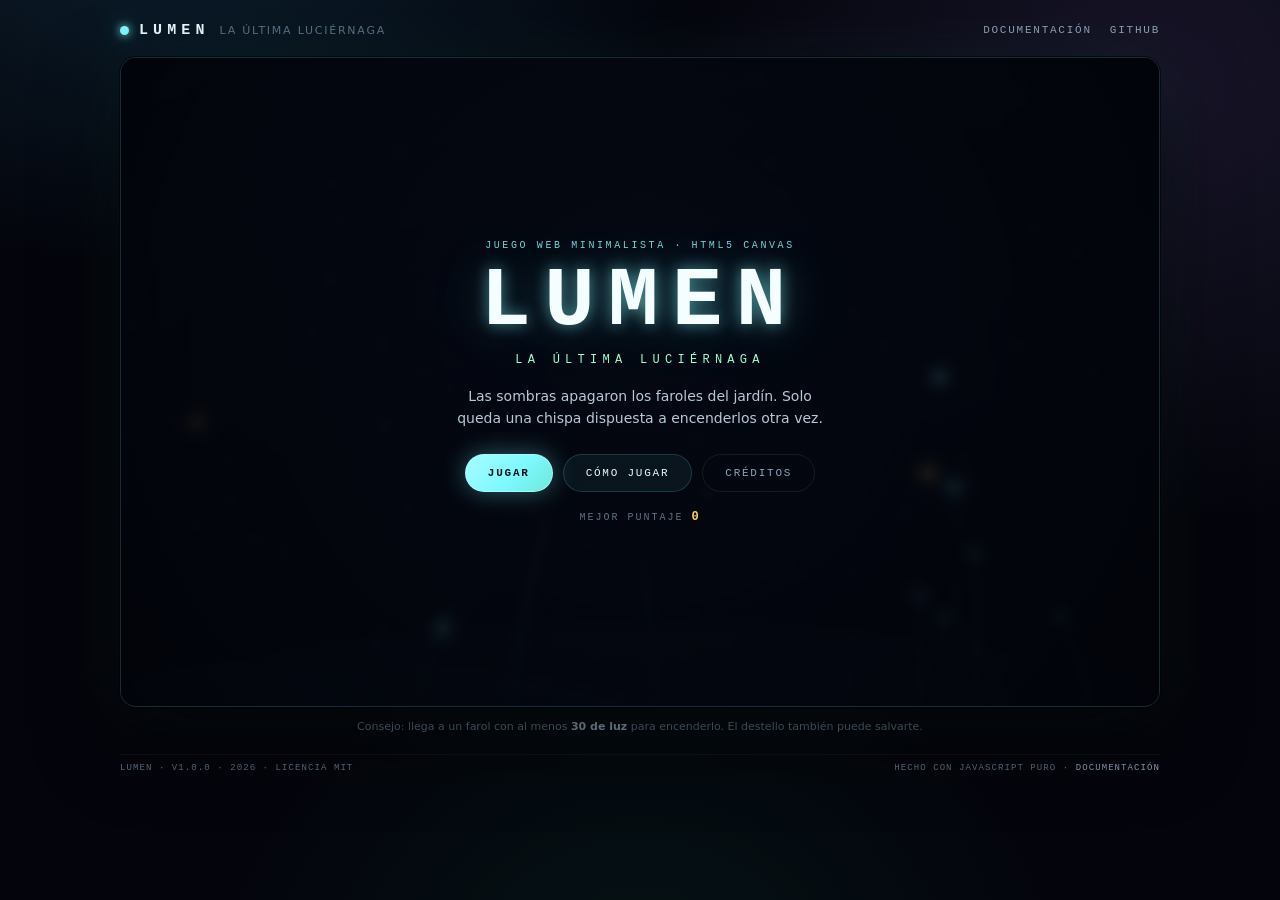
<file: index.html>
<!DOCTYPE html>
<html lang="es">
<head>
  <meta charset="utf-8">
  <meta name="viewport" content="width=device-width, initial-scale=1, viewport-fit=cover">
  <title>LUMEN — La última luciérnaga</title>
  <meta name="description" content="LUMEN es un juego web indie minimalista: guía a la última luciérnaga, recolecta luz y vuelve a encender los faroles del jardín. HTML5 Canvas + Web Audio, sin dependencias.">
  <meta name="theme-color" content="#04050c">
  <meta property="og:title" content="LUMEN — La última luciérnaga">
  <meta property="og:description" content="Un arcade minimalista hecho con JavaScript puro. Juega en línea, sin instalar nada.">
  <meta property="og:type" content="website">
  <link rel="icon" href="assets/favicon.svg" type="image/svg+xml">
  <link rel="stylesheet" href="css/style.css">
  <script>
    /* Modo captura: desactiva transiciones para tomas de documentación. */
    if (new URLSearchParams(location.search).has('capture')) {
      document.documentElement.classList.add('capture');
    }
  </script>
</head>
<body>
  <div class="page-glow" aria-hidden="true"></div>

  <main class="page">
    <header class="site-header">
      <div class="brand">
        <span class="brand-dot" aria-hidden="true"></span>
        <span class="brand-name">LUMEN</span>
        <span class="brand-sub">la última luciérnaga</span>
      </div>
      <nav class="site-nav" aria-label="Enlaces del proyecto">
        <a href="docs/index.html">Documentación</a>
        <a id="repoLink" href="#" target="_blank" rel="noopener">GitHub</a>
      </nav>
    </header>

    <section class="stage">
      <div class="frame" id="frame">
        <canvas id="game" width="960" height="600" aria-label="Área de juego de LUMEN. Usa las flechas o WASD para mover la luciérnaga."></canvas>

        <div class="hud" id="hud" aria-hidden="false">
          <div class="hud-left">
            <span class="hud-level" id="hudLevel">NIVEL 1</span>
            <span class="hud-levelname" id="hudLevelName">Jardín de musgo</span>
          </div>
          <div class="hud-center">
            <div class="energy" id="energyBar" role="progressbar" aria-label="Luz" aria-valuemin="0" aria-valuemax="100" aria-valuenow="100">
              <div class="energy-fill" id="energyFill"></div>
            </div>
            <span class="energy-label" id="energyLabel">LUZ 100</span>
          </div>
          <div class="hud-right">
            <span class="hud-score" id="hudScore">0</span>
            <button class="icon-btn" id="muteBtn" type="button" aria-pressed="false">SONIDO SÍ</button>
            <button class="icon-btn" id="pauseBtn" type="button">PAUSA</button>
          </div>
        </div>

        <div class="hud-bottom">
          <div class="lanterns" id="lanterns" aria-label="Faroles encendidos"></div>
          <div class="combo" id="combo"></div>
        </div>

        <button class="dash-btn" id="dashBtn" type="button" aria-label="Usar destello">DESTELLO</button>

        <div class="overlay" id="overlay">
          <section class="panel" id="panel-menu">
            <p class="eyebrow">Juego web minimalista · HTML5 Canvas</p>
            <h1 class="title">LUMEN</h1>
            <p class="subtitle">La última luciérnaga</p>
            <p class="lede">Las sombras apagaron los faroles del jardín. Solo queda una chispa dispuesta a encenderlos otra vez.</p>
            <div class="menu-actions">
              <button class="btn primary" type="button" data-action="play">Jugar</button>
              <button class="btn" type="button" data-action="help">Cómo jugar</button>
              <button class="btn ghost" type="button" data-action="credits">Créditos</button>
            </div>
            <p class="best">Mejor puntaje <strong id="menuBest">0</strong></p>
          </section>

          <section class="panel wide" id="panel-help" hidden>
            <h2>Cómo jugar</h2>
            <p class="lede left">Eres <strong>Lumen</strong>, la última luciérnaga. Tu luz se consume sola: recoge chispas para mantenerla y enciende los <strong>3 faroles</strong> de cada nivel. Si tu luz llega a cero, el jardín se apaga contigo.</p>

            <div class="keys">
              <div><span class="key-label">Mover</span><span><kbd>W</kbd><kbd>A</kbd><kbd>S</kbd><kbd>D</kbd> o <kbd>↑</kbd><kbd>←</kbd><kbd>↓</kbd><kbd>→</kbd></span></div>
              <div><span class="key-label">Destello</span><span><kbd>Espacio</kbd> · cuesta 12 de luz y disipa sombras</span></div>
              <div><span class="key-label">Pausa</span><span><kbd>P</kbd> o <kbd>Esc</kbd></span></div>
              <div><span class="key-label">Sonido</span><span><kbd>M</kbd></span></div>
              <div><span class="key-label">Táctil</span><span>Arrastra el dedo para volar · botón <em>Destello</em></span></div>
            </div>

            <ul class="rules">
              <li>Recolectar una chispa suma <strong>+15 de luz</strong> y puntos según tu combo.</li>
              <li>Encender un farol cuesta <strong>30 de luz</strong>, otorga puntos y barre las sombras cercanas.</li>
              <li>Cada golpe de sombra te quita <strong>22 de luz</strong> y te empuja.</li>
              <li>El combo sube con cada chispa recogida en menos de 2.2 s (máximo ×9).</li>
            </ul>

            <div class="panel-actions">
              <button class="btn primary" type="button" data-action="play">Jugar</button>
              <button class="btn ghost" type="button" data-action="menu">Volver</button>
            </div>
          </section>

          <section class="panel" id="panel-credits" hidden>
            <p class="eyebrow">Créditos</p>
            <h2>LUMEN</h2>
            <p class="credit-name" id="creditName">Diego Alejandro Franco Partida</p>
            <p class="credit-role">Diseño, programación, arte vectorial y audio sintetizado</p>
            <ul class="credit-list">
              <li><strong>Motor:</strong> JavaScript puro + Canvas 2D + Web Audio API</li>
              <li><strong>Música y SFX:</strong> síntesis procedural en el navegador (sin archivos de audio)</li>
              <li><strong>Tipografía:</strong> tipografías del sistema (sin dependencias externas)</li>
              <li><strong>Inspiración:</strong> arcades minimalistas y la luz de las luciérnagas</li>
              <li><strong>Licencia:</strong> MIT · código abierto</li>
            </ul>
            <p class="credit-links">
              <a class="repo-link" href="#" target="_blank" rel="noopener">Repositorio</a>
              <span aria-hidden="true">·</span>
              <a class="pages-link" href="#" target="_blank" rel="noopener">Jugar en línea</a>
            </p>
            <div class="panel-actions">
              <button class="btn ghost" type="button" data-action="menu">Volver</button>
            </div>
          </section>

          <section class="panel" id="panel-pause" hidden>
            <p class="eyebrow">Pausa</p>
            <h2>El jardín espera</h2>
            <p class="lede">Nivel <strong id="pauseLevel">1</strong> · Puntos <strong id="pauseScore">0</strong></p>
            <div class="panel-actions">
              <button class="btn primary" type="button" data-action="resume">Continuar</button>
              <button class="btn" type="button" data-action="restart">Reiniciar partida</button>
              <button class="btn ghost" type="button" data-action="menu">Salir al menú</button>
            </div>
          </section>

          <section class="panel" id="panel-intro" hidden>
            <p class="eyebrow" id="introLevel">Nivel 1</p>
            <h2 id="introName">Jardín de musgo</h2>
            <p class="lede" id="introText">La luz vuelve poco a poco.</p>
            <p class="count" id="introCount">Comienza en 3…</p>
            <div class="panel-actions">
              <button class="btn primary" type="button" data-action="skipIntro">Empezar ya</button>
            </div>
          </section>

          <section class="panel" id="panel-clear" hidden>
            <p class="eyebrow">Nivel superado</p>
            <h2 id="clearTitle">El jardín respira</h2>
            <dl class="stats">
              <div><dt>Tiempo</dt><dd id="clearTime">0 s</dd></div>
              <div><dt>Bonus de tiempo</dt><dd id="clearTimeBonus">0</dd></div>
              <div><dt>Luz restante</dt><dd id="clearLightBonus">0</dd></div>
              <div><dt>Puntaje total</dt><dd id="clearScore">0</dd></div>
            </dl>
            <div class="panel-actions">
              <button class="btn primary" type="button" data-action="next" id="clearNext">Siguiente nivel</button>
            </div>
          </section>

          <section class="panel" id="panel-gameover" hidden>
            <p class="eyebrow">La noche ganó esta vez</p>
            <h2>Tu luz se apagó</h2>
            <p class="lede">Llegaste al nivel <strong id="overLevel">1</strong>. Las chispas seguirán ahí cuando vuelvas.</p>
            <dl class="stats">
              <div><dt>Puntaje</dt><dd id="overScore">0</dd></div>
              <div><dt>Récord</dt><dd id="overBest">0</dd></div>
            </dl>
            <div class="panel-actions">
              <button class="btn primary" type="button" data-action="restart">Reintentar</button>
              <button class="btn ghost" type="button" data-action="menu">Menú</button>
            </div>
          </section>

          <section class="panel" id="panel-victory" hidden>
            <p class="eyebrow">Final</p>
            <h2>El jardín vuelve a brillar</h2>
            <p class="lede">Cinco noches, quince faroles. Lumen no está sola: su luz quedó en cada rincón.</p>
            <dl class="stats">
              <div><dt>Puntaje final</dt><dd id="victoryScore">0</dd></div>
              <div><dt>Récord</dt><dd id="victoryBest">0</dd></div>
            </dl>
            <div class="panel-actions">
              <button class="btn primary" type="button" data-action="restart">Jugar otra vez</button>
              <button class="btn ghost" type="button" data-action="menu">Menú</button>
            </div>
          </section>
        </div>
      </div>

      <p class="stage-hint">Consejo: llega a un farol con al menos <strong>30 de luz</strong> para encenderlo. El destello también puede salvarte.<span class="rotate-hint">Gira el teléfono en horizontal para jugar con más espacio.</span></p>
    </section>

    <footer class="site-footer">
      <span>LUMEN · v1.0.0 · <span id="footerYear">2026</span> · Licencia MIT</span>
      <span>Hecho con JavaScript puro · <a href="docs/index.html">Documentación</a></span>
    </footer>
  </main>

  <noscript>
    <p style="text-align:center;padding:24px">LUMEN necesita JavaScript para funcionar. Actívalo y recarga la página.</p>
  </noscript>

  <script src="js/config.js"></script>
  <script src="js/audio.js"></script>
  <script src="js/game.js"></script>
</body>
</html>
</file>
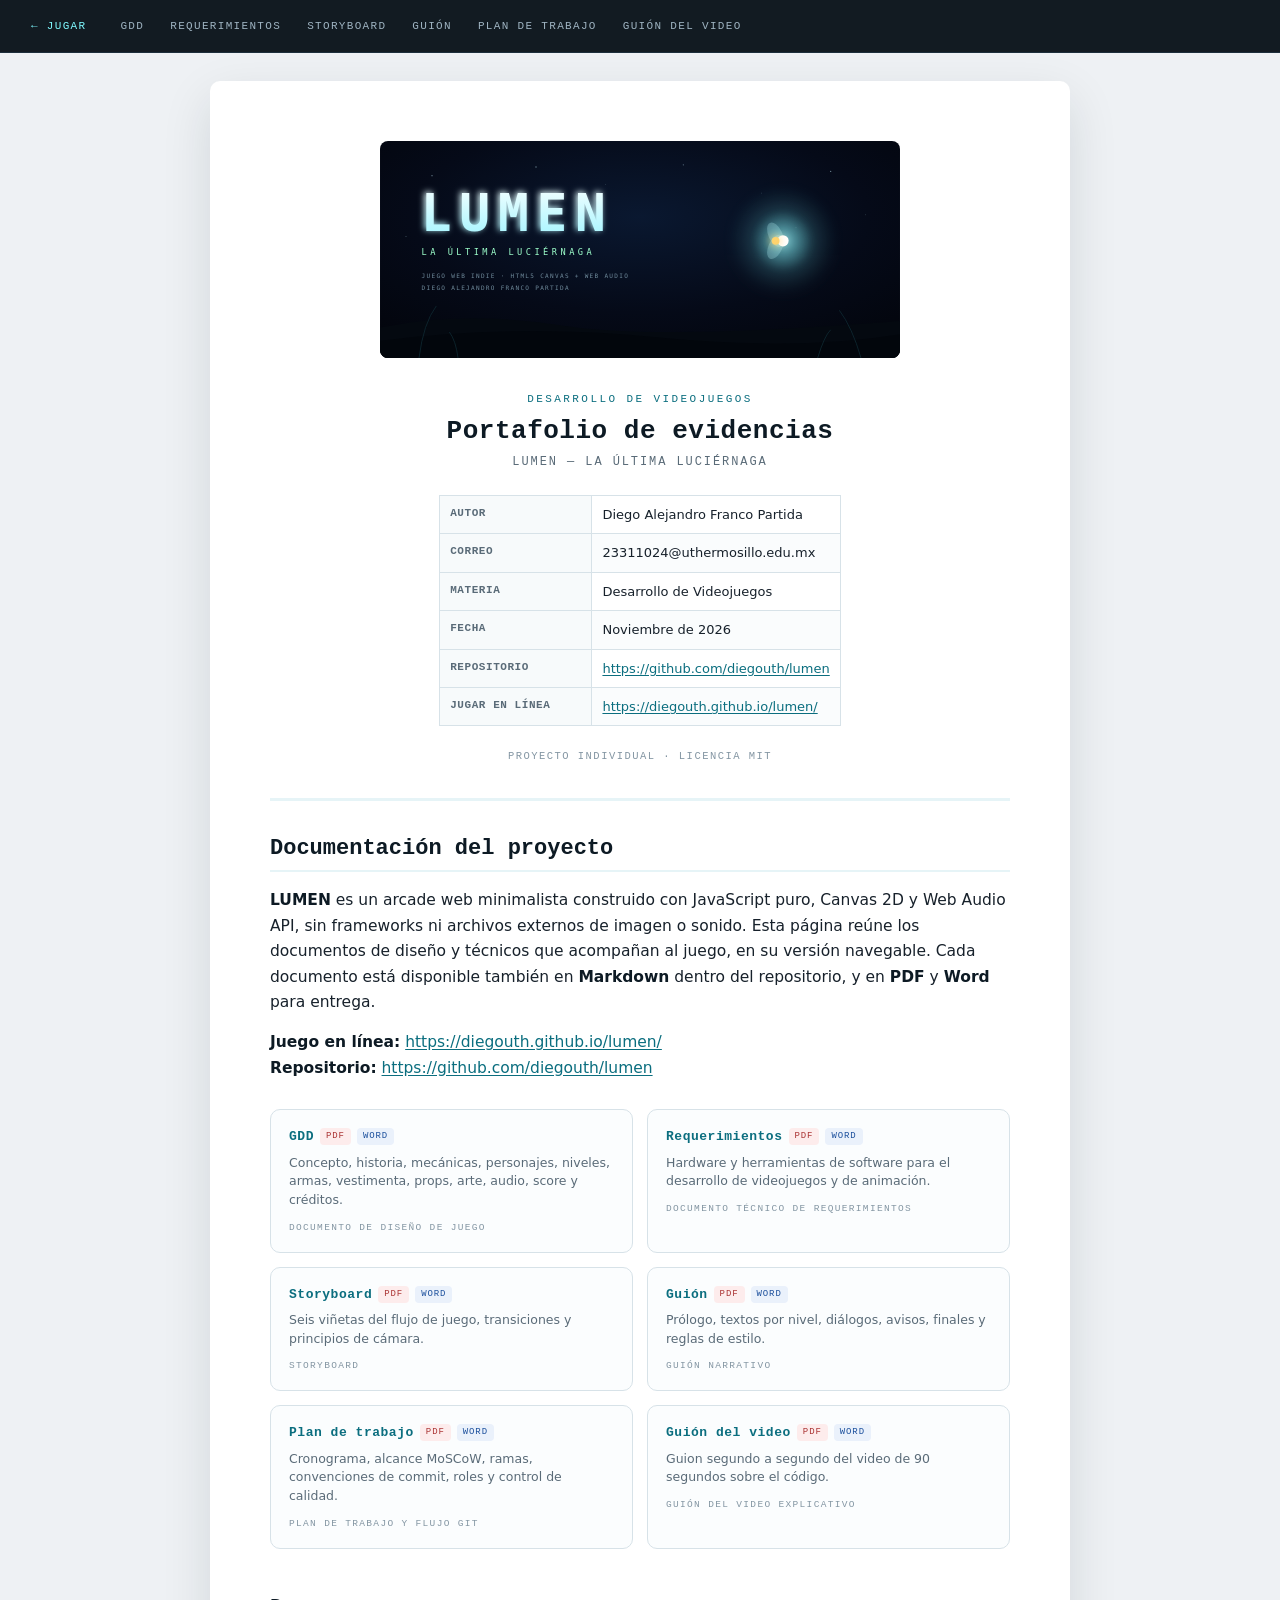
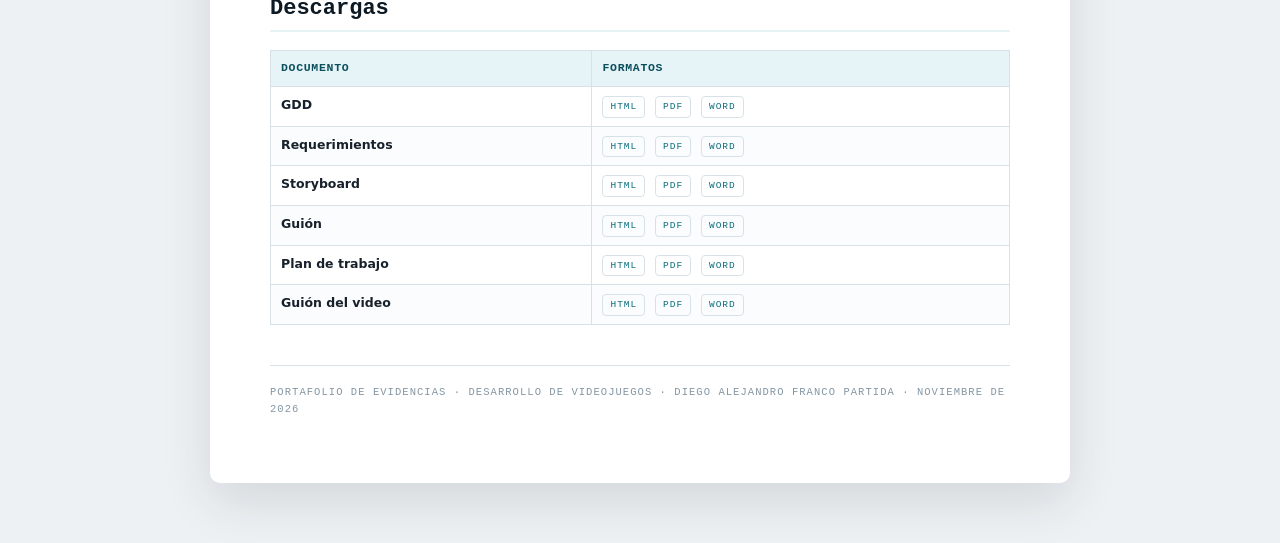
<file: docs/index.html>
<!DOCTYPE html>
<html lang="es">
<head>
<meta charset="utf-8">
<meta name="viewport" content="width=device-width, initial-scale=1">
<title>Portafolio de evidencias · LUMEN</title>
<meta name="description" content="Documentación de LUMEN">
<link rel="icon" href="../assets/favicon.svg" type="image/svg+xml">
<style>
:root {
  --ink: #17212b;
  --muted: #5a6b78;
  --faint: #8496a3;
  --accent: #0b6e7f;
  --accent-soft: #e6f4f7;
  --amber: #9a6b00;
  --line: #d7e2e8;
  --code-bg: #f4f7f9;
  --sans: "Segoe UI", system-ui, -apple-system, "Helvetica Neue", Arial, sans-serif;
  --mono: ui-monospace, SFMono-Regular, "SF Mono", Menlo, Consolas, "Liberation Mono", monospace;
}
* { box-sizing: border-box; }
html { -webkit-text-size-adjust: 100%; }
body {
  margin: 0;
  background: #eef1f4;
  color: var(--ink);
  font-family: var(--sans);
  font-size: 15.5px;
  line-height: 1.65;
}
.doc-nav {
  position: sticky;
  top: 0;
  z-index: 10;
  display: flex;
  flex-wrap: wrap;
  align-items: center;
  gap: 4px;
  padding: 10px 20px;
  background: rgba(9, 18, 26, 0.96);
  border-bottom: 1px solid #1d2f3c;
  backdrop-filter: blur(8px);
}
.doc-nav a {
  color: #9fb4c2;
  text-decoration: none;
  font-family: var(--mono);
  font-size: 11px;
  letter-spacing: 0.12em;
  text-transform: uppercase;
  padding: 6px 10px;
  border-radius: 999px;
  border: 1px solid transparent;
  white-space: nowrap;
}
.doc-nav a:hover { color: #7ef9ff; border-color: rgba(126, 249, 255, 0.35); }
.doc-nav a.active { color: #04121a; background: #7ef9ff; font-weight: 700; }
.doc-nav a.back { color: #7ef9ff; margin-right: 8px; }

.page {
  max-width: 860px;
  margin: 28px auto 60px;
  padding: 52px 60px 64px;
  background: #fff;
  border-radius: 10px;
  box-shadow: 0 18px 50px rgba(15, 32, 45, 0.12);
}

h1, h2, h3, h4 {
  font-family: var(--mono);
  line-height: 1.25;
  color: #0d1a24;
}
h1 { font-size: 30px; letter-spacing: 0.02em; margin: 0 0 26px; }
h2 {
  font-size: 22px;
  margin: 46px 0 16px;
  padding-bottom: 8px;
  border-bottom: 2px solid var(--accent-soft);
}
h3 { font-size: 16.5px; margin: 30px 0 10px; color: var(--accent); }
h4 { font-size: 14px; margin: 22px 0 8px; color: var(--muted); letter-spacing: 0.06em; text-transform: uppercase; }
p { margin: 0 0 14px; }
a { color: var(--accent); text-decoration: underline; text-underline-offset: 2px; }
a:hover { color: #064d59; }
strong { color: #0d1a24; }
em { color: var(--muted); }
ul, ol { margin: 0 0 16px; padding-left: 24px; }
li { margin: 4px 0; }
li::marker { color: var(--accent); }
hr { border: 0; border-top: 1px solid var(--line); margin: 34px 0; }
blockquote {
  margin: 18px 0;
  padding: 12px 18px;
  border-left: 4px solid var(--accent);
  background: var(--accent-soft);
  border-radius: 0 6px 6px 0;
  color: #24323d;
}
blockquote p:last-child { margin-bottom: 0; }
code {
  font-family: var(--mono);
  font-size: 0.86em;
  background: var(--code-bg);
  border: 1px solid var(--line);
  border-radius: 4px;
  padding: 1px 5px;
  color: #0a4f5c;
}
pre {
  margin: 18px 0;
  padding: 16px 18px;
  background: #0d1a24;
  border-radius: 8px;
  overflow-x: auto;
  line-height: 1.5;
}
pre code {
  background: none;
  border: 0;
  padding: 0;
  color: #cfeefa;
  font-size: 12.5px;
}
table {
  width: 100%;
  border-collapse: collapse;
  margin: 18px 0 22px;
  font-size: 13.5px;
}
th, td {
  border: 1px solid var(--line);
  padding: 8px 10px;
  text-align: left;
  vertical-align: top;
}
thead th {
  background: var(--accent-soft);
  color: #0a4f5c;
  font-family: var(--mono);
  font-size: 11.5px;
  letter-spacing: 0.06em;
  text-transform: uppercase;
}
tbody tr:nth-child(even) { background: #fafcfd; }
img { max-width: 100%; height: auto; }
p[align="center"] img { display: inline-block; }

/* Portada */
.cover {
  text-align: center;
  padding: 8px 0 32px;
  border-bottom: 3px solid var(--accent-soft);
  margin-bottom: 10px;
}
.cover-logo { width: 100%; max-width: 520px; border-radius: 8px; }
.cover-kicker {
  margin: 24px 0 6px;
  font-family: var(--mono);
  font-size: 11px;
  letter-spacing: 0.22em;
  text-transform: uppercase;
  color: var(--accent);
}
.cover-title { margin: 0 0 6px; font-size: 26px; }
.cover-project {
  margin: 0 0 22px;
  font-family: var(--mono);
  font-size: 12px;
  letter-spacing: 0.16em;
  text-transform: uppercase;
  color: var(--muted);
}
.cover-meta {
  width: auto;
  max-width: 520px;
  margin: 0 auto;
  font-size: 13px;
  text-align: left;
}
.cover-meta th {
  width: 38%;
  background: #f7fafb;
  font-family: var(--mono);
  font-size: 11px;
  letter-spacing: 0.05em;
  text-transform: uppercase;
  color: var(--muted);
}
.cover-foot {
  margin: 22px 0 0;
  font-family: var(--mono);
  font-size: 10.5px;
  letter-spacing: 0.14em;
  text-transform: uppercase;
  color: var(--faint);
}
/* Evita duplicar el título cuando ya lo muestra la portada */
.cover + .doc-body > h1:first-child { display: none; }

/* Índice de documentos */
.portfolio-intro { margin-bottom: 28px; }
.doc-grid {
  display: grid;
  grid-template-columns: repeat(auto-fill, minmax(250px, 1fr));
  gap: 14px;
  margin: 24px 0 0;
}
.doc-card {
  display: block;
  padding: 16px 18px;
  border: 1px solid var(--line);
  border-radius: 10px;
  text-decoration: none;
  color: inherit;
  background: #fbfdfe;
  transition: border-color 0.15s ease, box-shadow 0.15s ease, transform 0.15s ease;
}
.doc-card:hover {
  border-color: var(--accent);
  box-shadow: 0 8px 22px rgba(11, 110, 127, 0.12);
  transform: translateY(-2px);
}
.doc-card strong {
  display: block;
  font-family: var(--mono);
  font-size: 13px;
  letter-spacing: 0.04em;
  color: var(--accent);
  margin-bottom: 6px;
}
.doc-card > span { display: block; font-size: 12.5px; color: var(--muted); line-height: 1.5; }
.doc-card em {
  display: block;
  margin-top: 10px;
  font-family: var(--mono);
  font-size: 9.5px;
  letter-spacing: 0.14em;
  text-transform: uppercase;
  font-style: normal;
  color: var(--faint);
}
.doc-card .badge-pdf,
.doc-card .badge-docx {
  display: inline-block;
  margin-left: 6px;
  padding: 1px 6px;
  border-radius: 4px;
  font-family: var(--mono);
  font-size: 9px;
  font-weight: 400;
  letter-spacing: 0.1em;
  vertical-align: middle;
}
.doc-card .badge-pdf { background: #fdecec; color: #a33; }
.doc-card .badge-docx { background: #eaf1fb; color: #1b4f9c; }
.downloads { margin-top: 38px; }
.downloads table { font-size: 12.5px; }
.downloads td:first-child { font-weight: 600; }
.downloads .fmt a {
  display: inline-block;
  margin-right: 10px;
  font-family: var(--mono);
  font-size: 9.5px;
  letter-spacing: 0.1em;
  text-transform: uppercase;
  text-decoration: none;
  padding: 2px 7px;
  border: 1px solid var(--line);
  border-radius: 4px;
}
.downloads .fmt a:hover { border-color: var(--accent); background: var(--accent-soft); }

.foot-note {
  margin-top: 40px;
  padding-top: 18px;
  border-top: 1px solid var(--line);
  font-family: var(--mono);
  font-size: 10.5px;
  letter-spacing: 0.1em;
  color: var(--faint);
  text-transform: uppercase;
}

/* Impresión / PDF */
@media print {
  @page { size: A4; margin: 17mm 15mm 18mm; }
  body { background: #fff; font-size: 10.5pt; line-height: 1.5; }
  .doc-nav { display: none !important; }
  .page {
    max-width: none;
    margin: 0;
    padding: 0;
    box-shadow: none;
    border-radius: 0;
  }
  h2 { page-break-after: avoid; break-after: avoid; margin-top: 26px; }
  h3 { page-break-after: avoid; break-after: avoid; }
  pre, img, blockquote { page-break-inside: avoid; break-inside: avoid; }
  table { page-break-inside: auto; break-inside: auto; }
  thead { display: table-header-group; }
  tr { page-break-inside: avoid; break-inside: avoid; }
  pre { background: #f4f7f9; border: 1px solid var(--line); }
  pre code { color: #17212b; font-size: 9pt; }
  a { color: var(--accent); }
  .cover { page-break-after: always; break-after: page; }
  .doc-card { box-shadow: none; }
}

@media (max-width: 720px) {
  .page { margin: 0; border-radius: 0; padding: 26px 20px 44px; box-shadow: none; }
  .doc-nav { padding: 8px 10px; }
  body { font-size: 15px; }
  h1 { font-size: 25px; }
  h2 { font-size: 20px; }
  table { font-size: 12px; }
  th, td { padding: 6px 7px; }
}
</style>
</head>
<body class="is-index">
<nav class="doc-nav" aria-label="Documentos"><a href="../index.html" class="back">← Jugar</a><a href="GDD.html">GDD</a><a href="REQUERIMIENTOS.html">Requerimientos</a><a href="STORYBOARD.html">Storyboard</a><a href="GUION.html">Guión</a><a href="PLAN-DE-TRABAJO.html">Plan de trabajo</a><a href="VIDEO.html">Guión del video</a></nav>
<main class="page">


  <header class="cover">
    <img class="cover-logo" src="../assets/splash.svg" alt="LUMEN — La última luciérnaga">
    <p class="cover-kicker">Desarrollo de Videojuegos</p>
    <h1 class="cover-title">Portafolio de evidencias</h1>
    <p class="cover-project">LUMEN — La última luciérnaga</p>
    <table class="cover-meta">
      <tr><th>Autor</th><td>Diego Alejandro Franco Partida</td></tr>
      <tr><th>Correo</th><td>23311024@uthermosillo.edu.mx</td></tr>
      <tr><th>Materia</th><td>Desarrollo de Videojuegos</td></tr>
      <tr><th>Fecha</th><td>Noviembre de 2026</td></tr>
      <tr><th>Repositorio</th><td><a href="https://github.com/diegouth/lumen">https://github.com/diegouth/lumen</a></td></tr>
      <tr><th>Jugar en línea</th><td><a href="https://diegouth.github.io/lumen/">https://diegouth.github.io/lumen/</a></td></tr>
    </table>
    <p class="cover-foot">Proyecto individual · Licencia MIT</p>
  </header>
<section class="portfolio-intro">
  <h2 style="margin-top:34px">Documentación del proyecto</h2>
  <p><strong>LUMEN</strong> es un arcade web minimalista construido con JavaScript puro, Canvas 2D y Web Audio API, sin
  frameworks ni archivos externos de imagen o sonido. Esta página reúne los documentos de diseño y técnicos que
  acompañan al juego, en su versión navegable. Cada documento está disponible también en
  <strong>Markdown</strong> dentro del repositorio, y en <strong>PDF</strong> y <strong>Word</strong> para entrega.</p>
  <p><strong>Juego en línea:</strong> <a href="https://diegouth.github.io/lumen/">https://diegouth.github.io/lumen/</a><br>
  <strong>Repositorio:</strong> <a href="https://github.com/diegouth/lumen">https://github.com/diegouth/lumen</a></p>
</section>
<section class="doc-grid">
<a class="doc-card" href="GDD.html">
      <strong>GDD<span class="badge-pdf">PDF</span><span class="badge-docx">WORD</span></strong>
      <span>Concepto, historia, mecánicas, personajes, niveles, armas, vestimenta, props, arte, audio, score y créditos.</span>
      <em>Documento de Diseño de Juego</em>
    </a>
<a class="doc-card" href="REQUERIMIENTOS.html">
      <strong>Requerimientos<span class="badge-pdf">PDF</span><span class="badge-docx">WORD</span></strong>
      <span>Hardware y herramientas de software para el desarrollo de videojuegos y de animación.</span>
      <em>Documento técnico de requerimientos</em>
    </a>
<a class="doc-card" href="STORYBOARD.html">
      <strong>Storyboard<span class="badge-pdf">PDF</span><span class="badge-docx">WORD</span></strong>
      <span>Seis viñetas del flujo de juego, transiciones y principios de cámara.</span>
      <em>Storyboard</em>
    </a>
<a class="doc-card" href="GUION.html">
      <strong>Guión<span class="badge-pdf">PDF</span><span class="badge-docx">WORD</span></strong>
      <span>Prólogo, textos por nivel, diálogos, avisos, finales y reglas de estilo.</span>
      <em>Guión narrativo</em>
    </a>
<a class="doc-card" href="PLAN-DE-TRABAJO.html">
      <strong>Plan de trabajo<span class="badge-pdf">PDF</span><span class="badge-docx">WORD</span></strong>
      <span>Cronograma, alcance MoSCoW, ramas, convenciones de commit, roles y control de calidad.</span>
      <em>Plan de trabajo y flujo Git</em>
    </a>
<a class="doc-card" href="VIDEO.html">
      <strong>Guión del video<span class="badge-pdf">PDF</span><span class="badge-docx">WORD</span></strong>
      <span>Guion segundo a segundo del video de 90 segundos sobre el código.</span>
      <em>Guión del video explicativo</em>
    </a>
</section>
<section class="downloads">
  <h2>Descargas</h2>
  <table>
    <thead><tr><th>Documento</th><th>Formatos</th></tr></thead>
    <tbody>
<tr><td>GDD</td><td class="fmt"><a href="GDD.html">HTML</a><a href="pdf/GDD.pdf">PDF</a><a href="docx/GDD.docx">Word</a></td></tr>
<tr><td>Requerimientos</td><td class="fmt"><a href="REQUERIMIENTOS.html">HTML</a><a href="pdf/Requerimientos.pdf">PDF</a><a href="docx/Requerimientos.docx">Word</a></td></tr>
<tr><td>Storyboard</td><td class="fmt"><a href="STORYBOARD.html">HTML</a><a href="pdf/Storyboard.pdf">PDF</a><a href="docx/Storyboard.docx">Word</a></td></tr>
<tr><td>Guión</td><td class="fmt"><a href="GUION.html">HTML</a><a href="pdf/Guion.pdf">PDF</a><a href="docx/Guion.docx">Word</a></td></tr>
<tr><td>Plan de trabajo</td><td class="fmt"><a href="PLAN-DE-TRABAJO.html">HTML</a><a href="pdf/Plan-de-trabajo.pdf">PDF</a><a href="docx/Plan-de-trabajo.docx">Word</a></td></tr>
<tr><td>Guión del video</td><td class="fmt"><a href="VIDEO.html">HTML</a><a href="pdf/Guion-del-video.pdf">PDF</a><a href="docx/Guion-del-video.docx">Word</a></td></tr>
    </tbody>
  </table>
</section>
<section class="foot-note">
  Portafolio de evidencias · Desarrollo de Videojuegos · Diego Alejandro Franco Partida · Noviembre de 2026
</section>
</main>
</body>
</html>
</file>
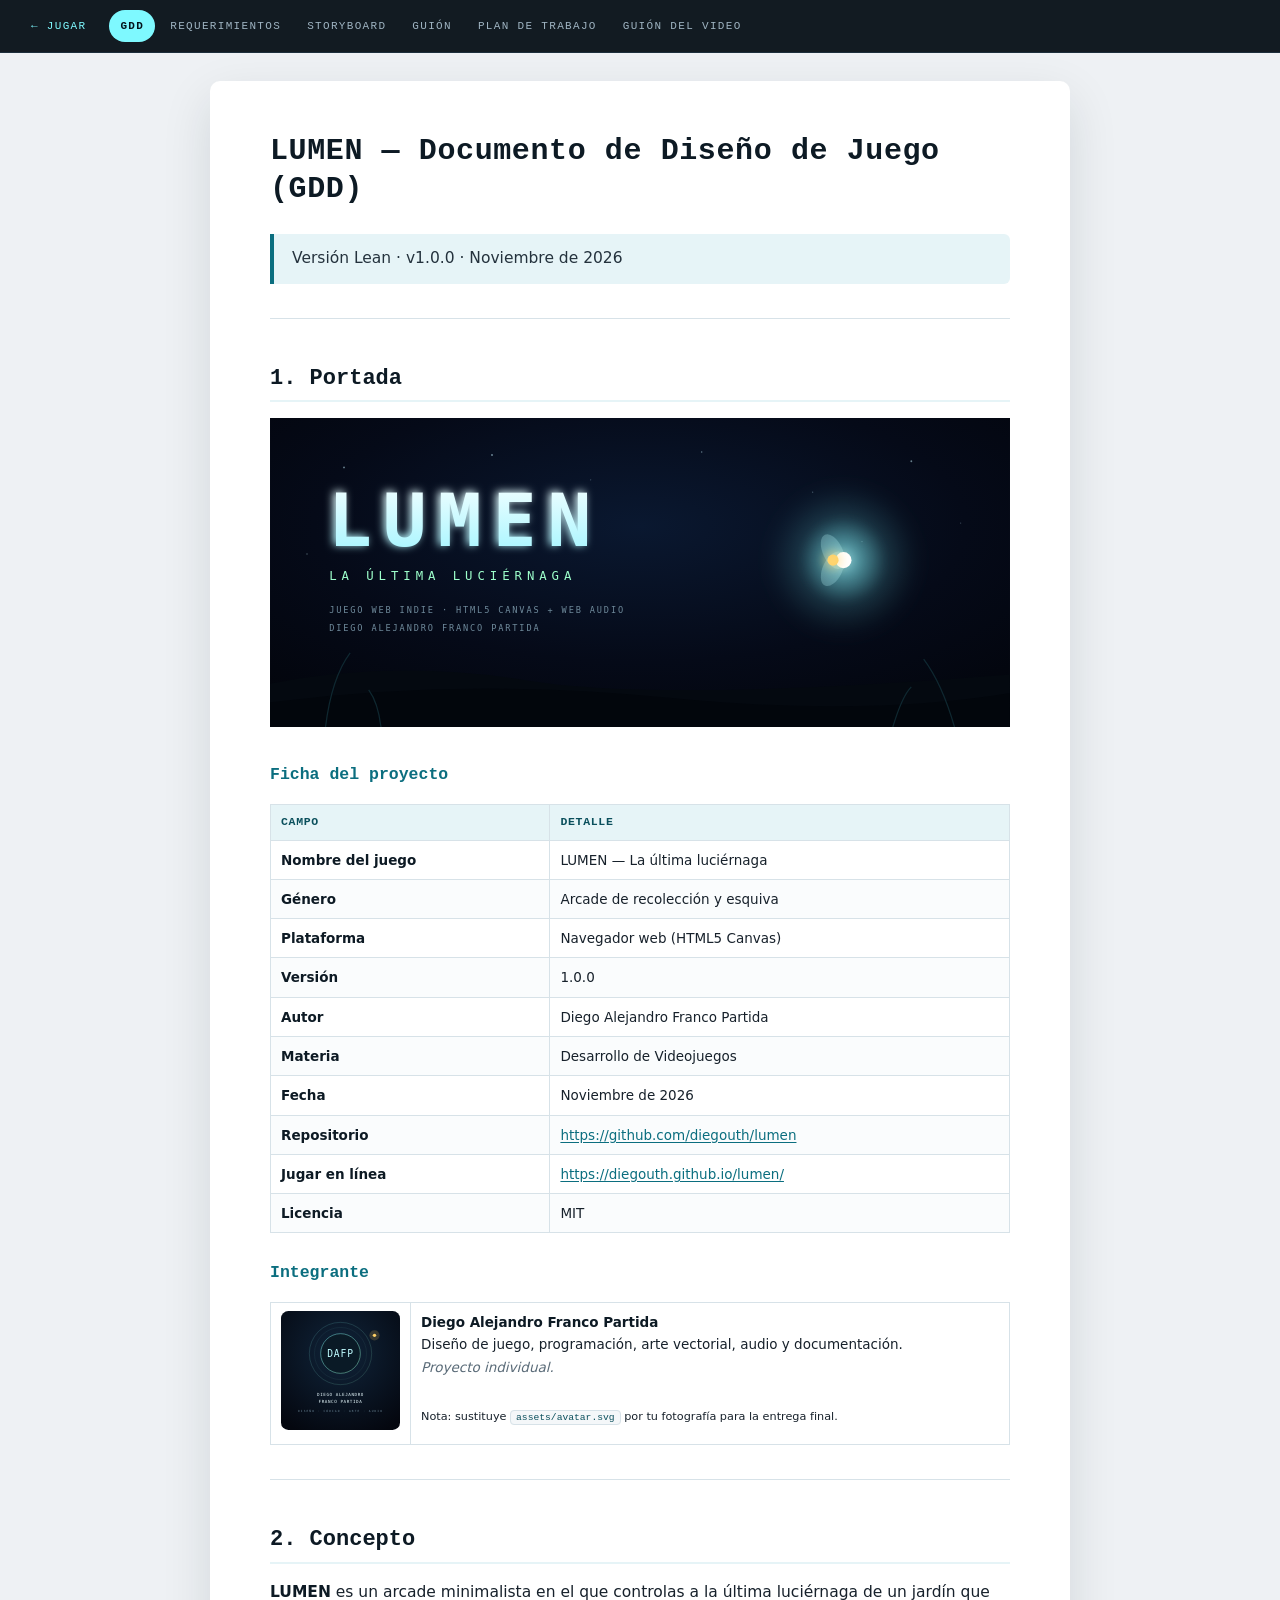
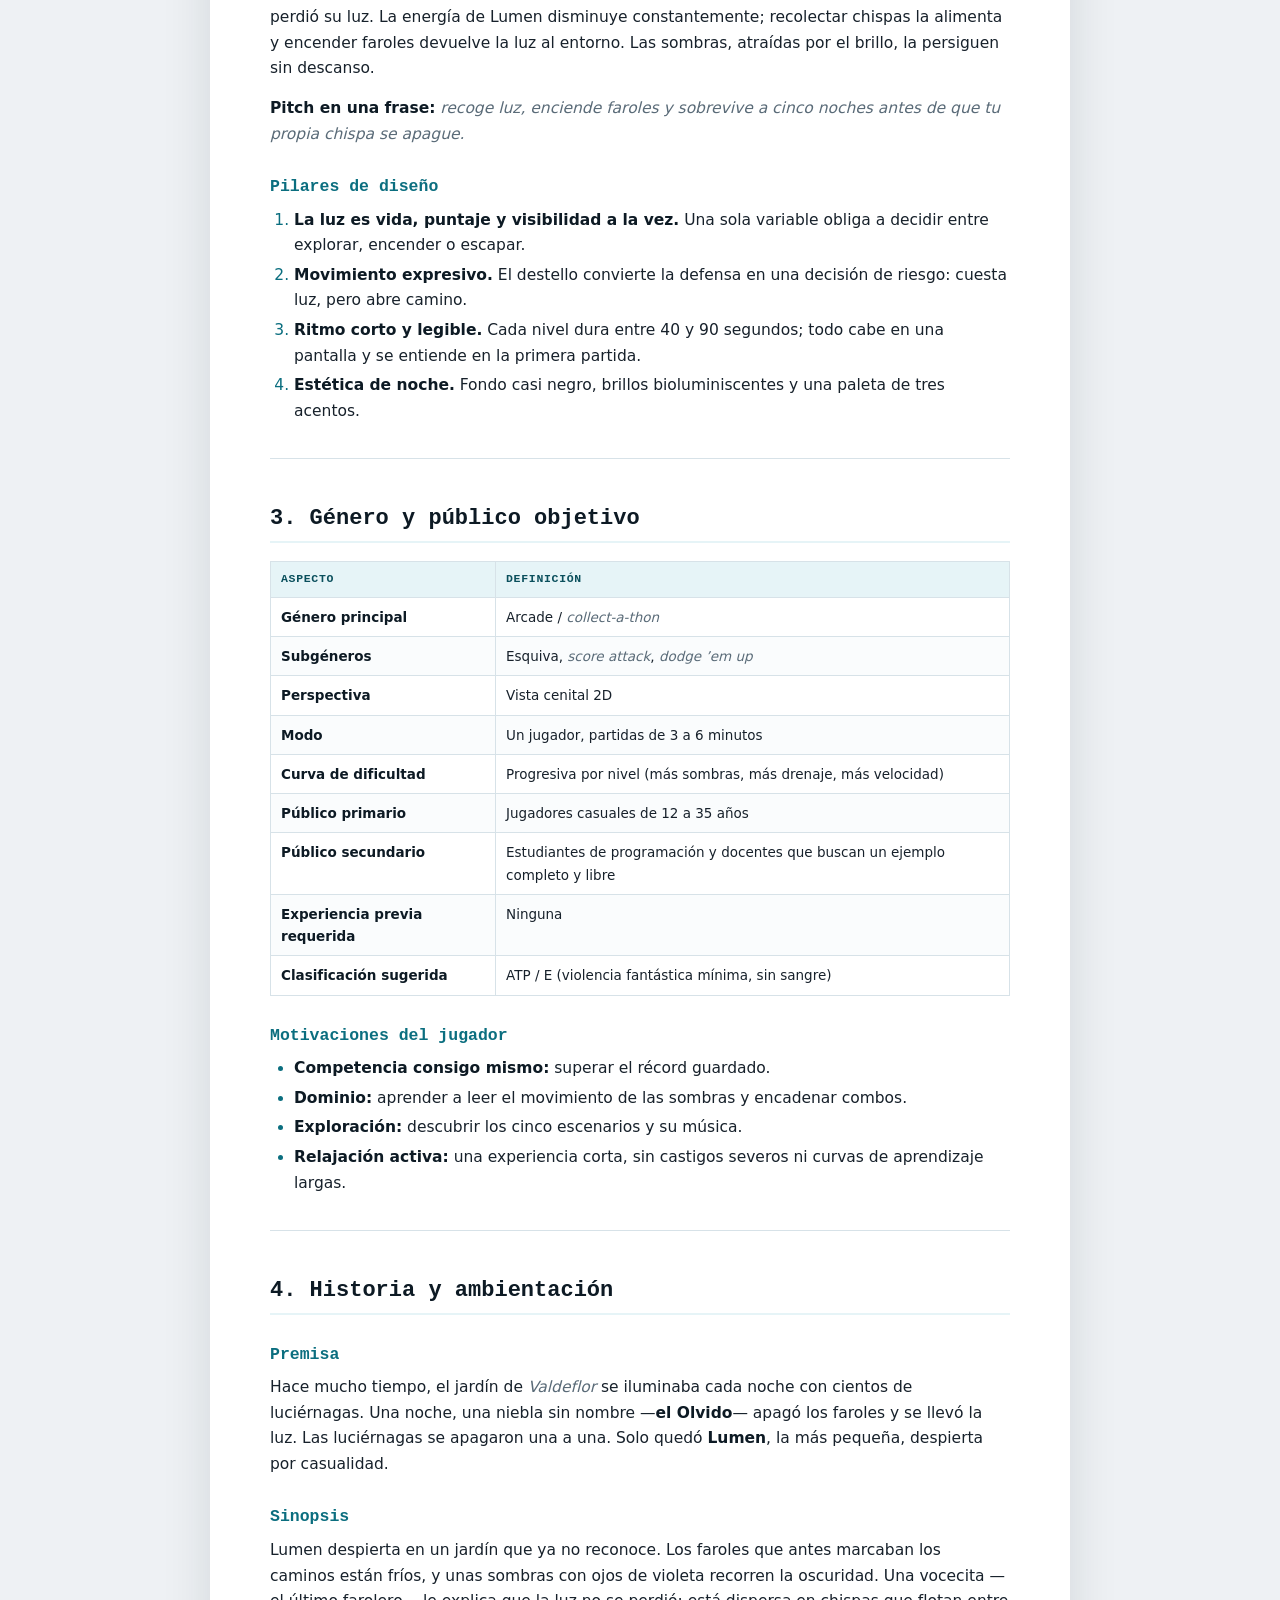
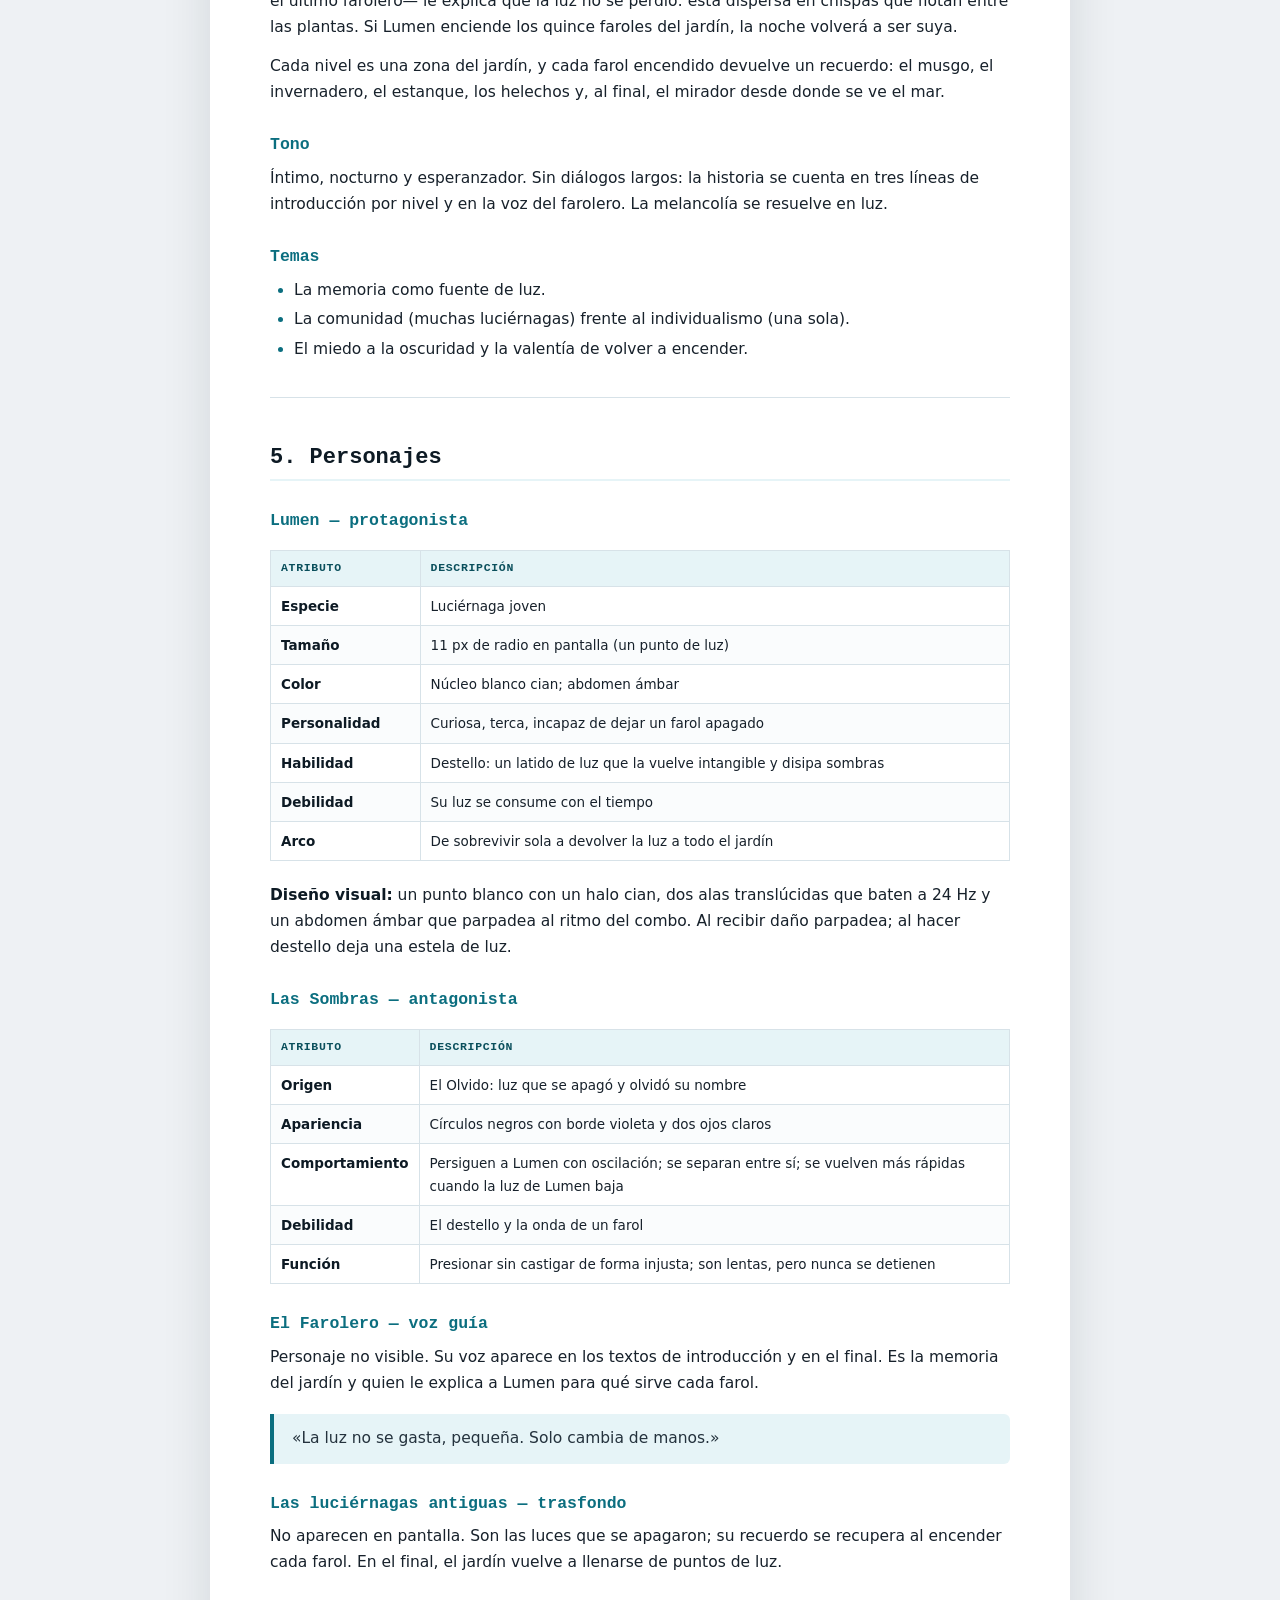
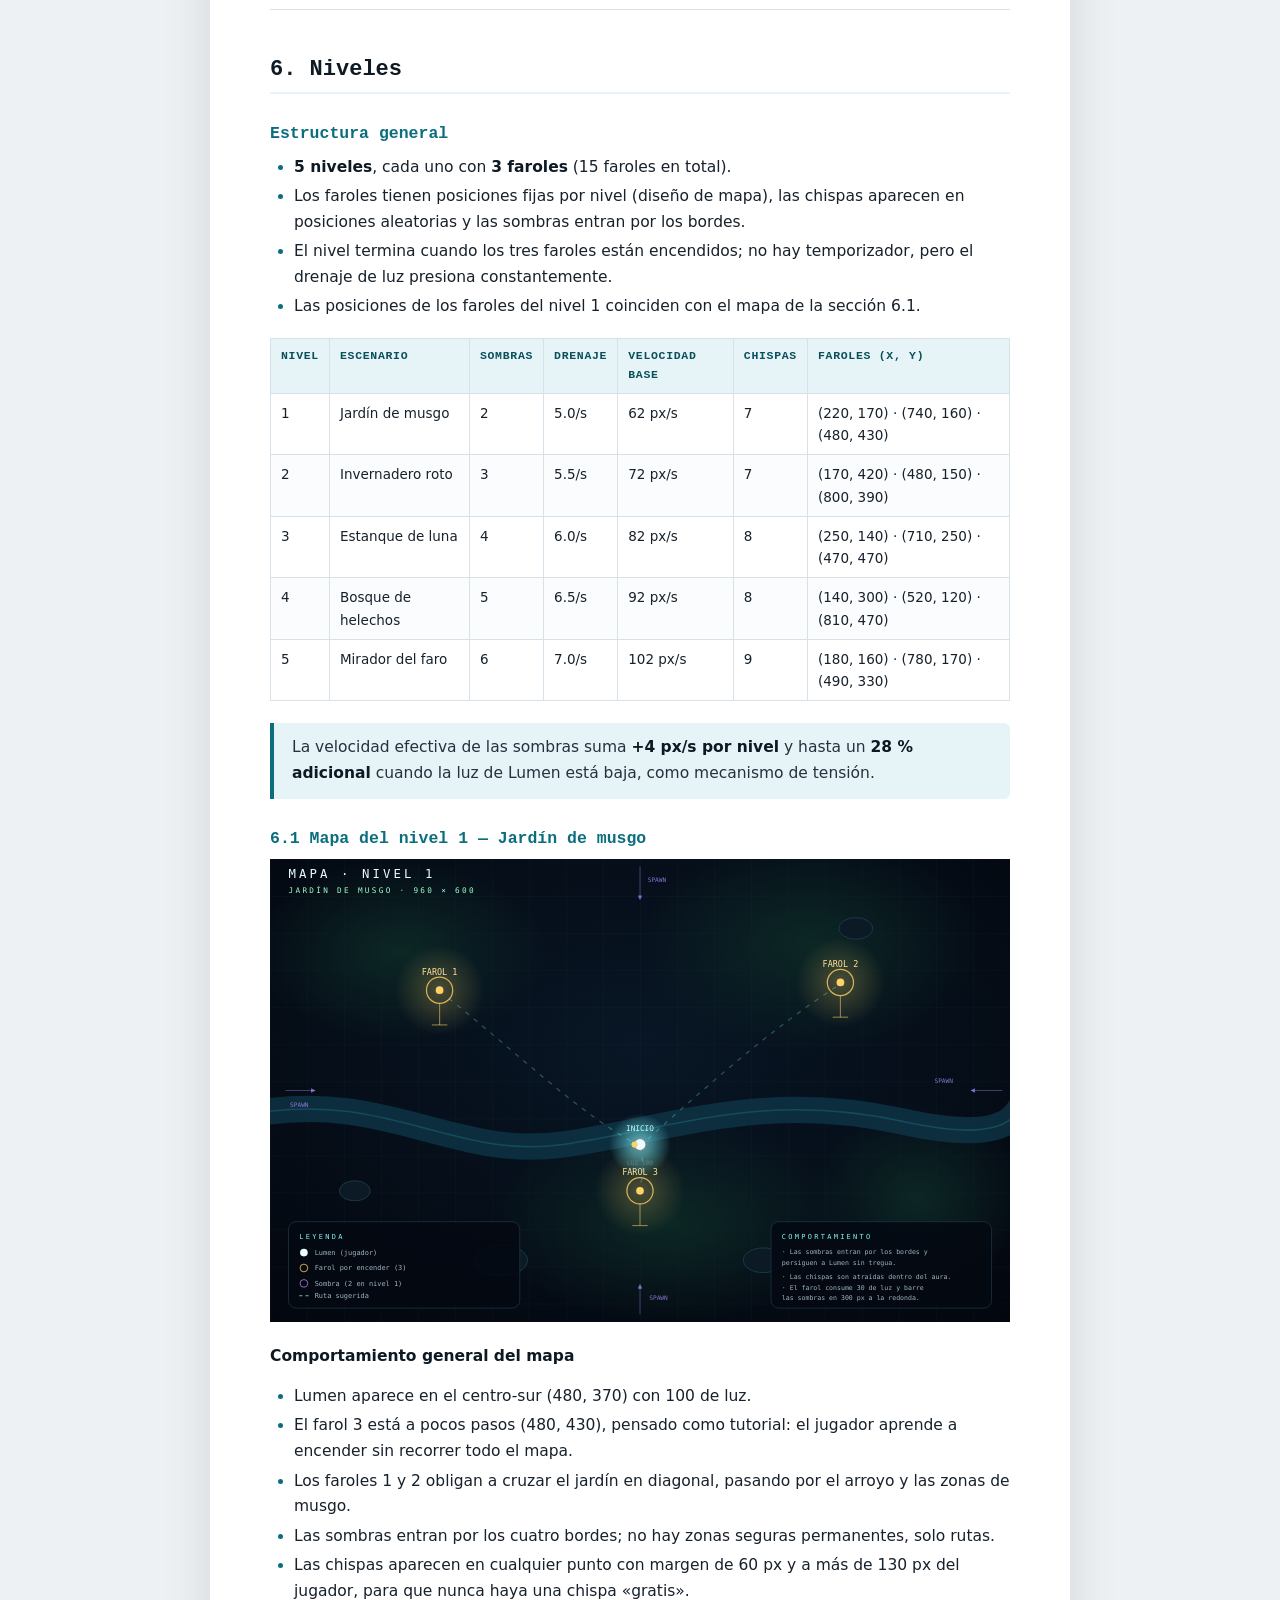
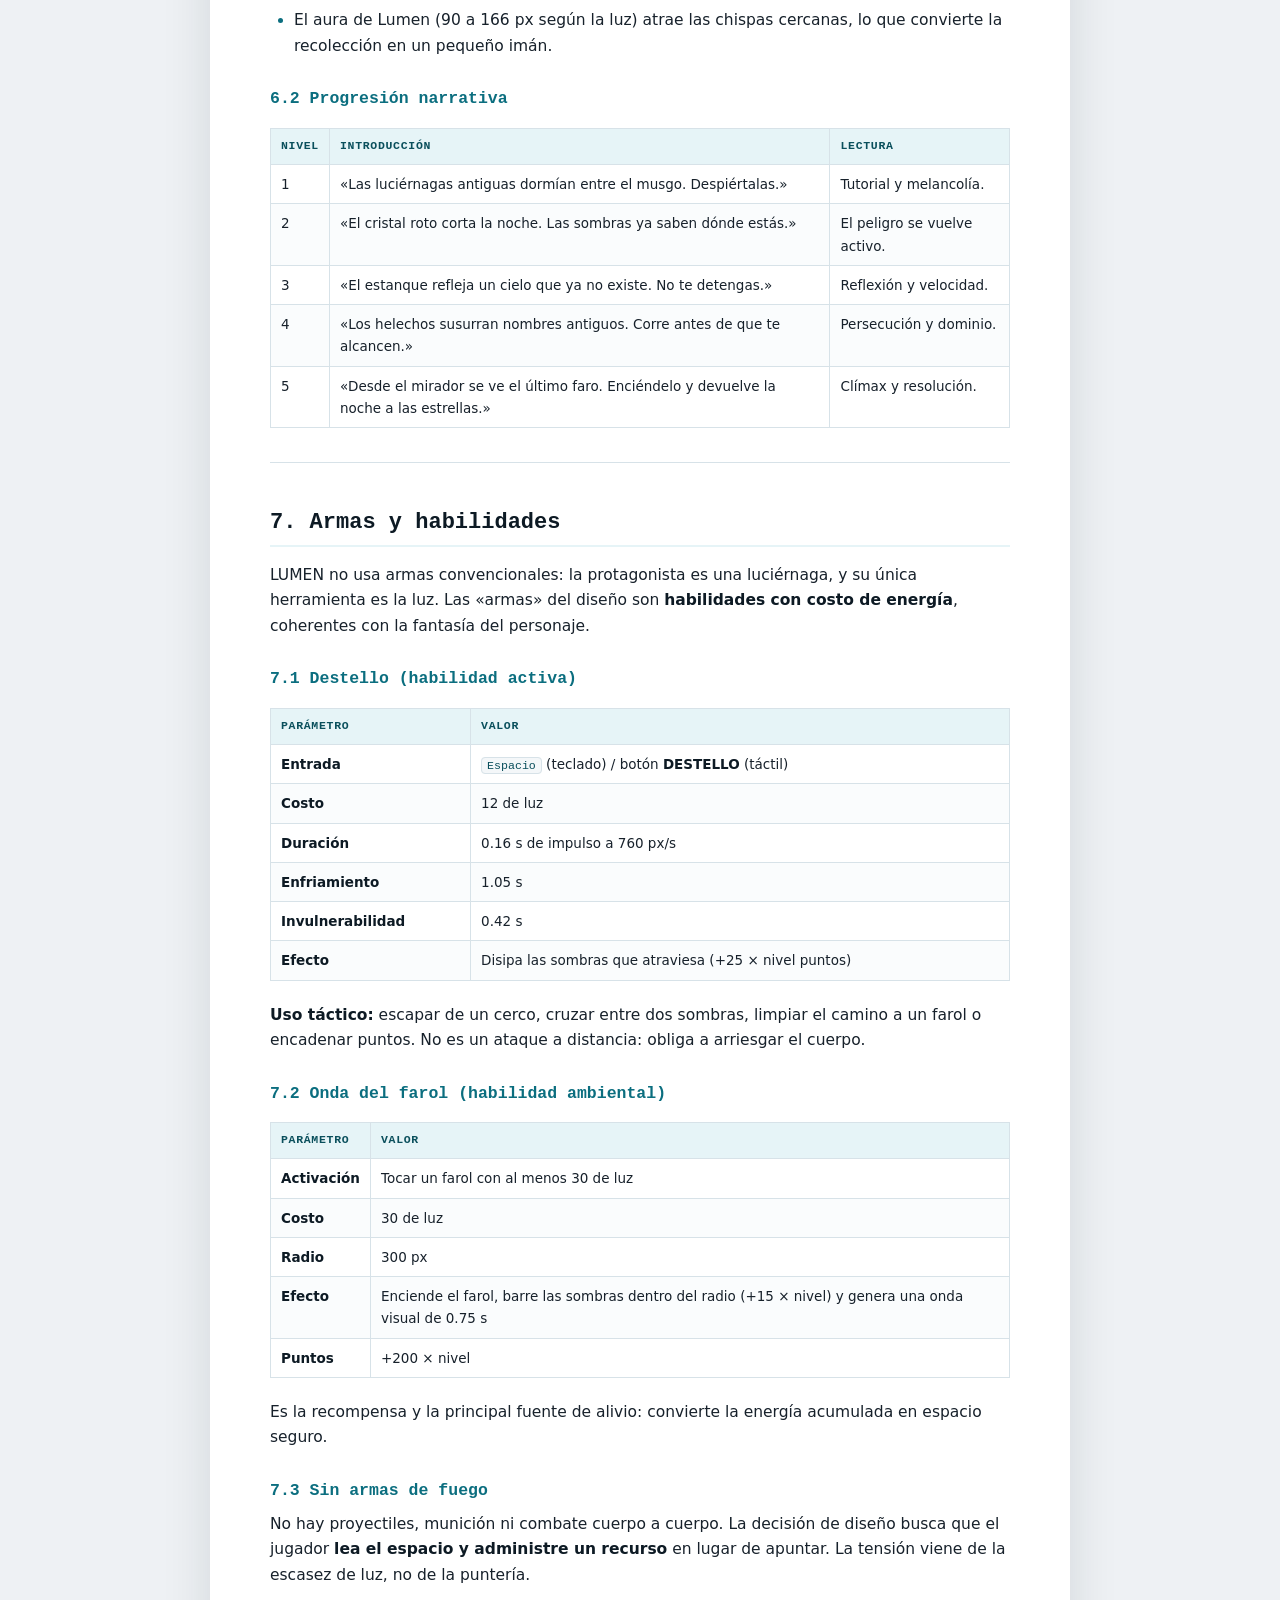
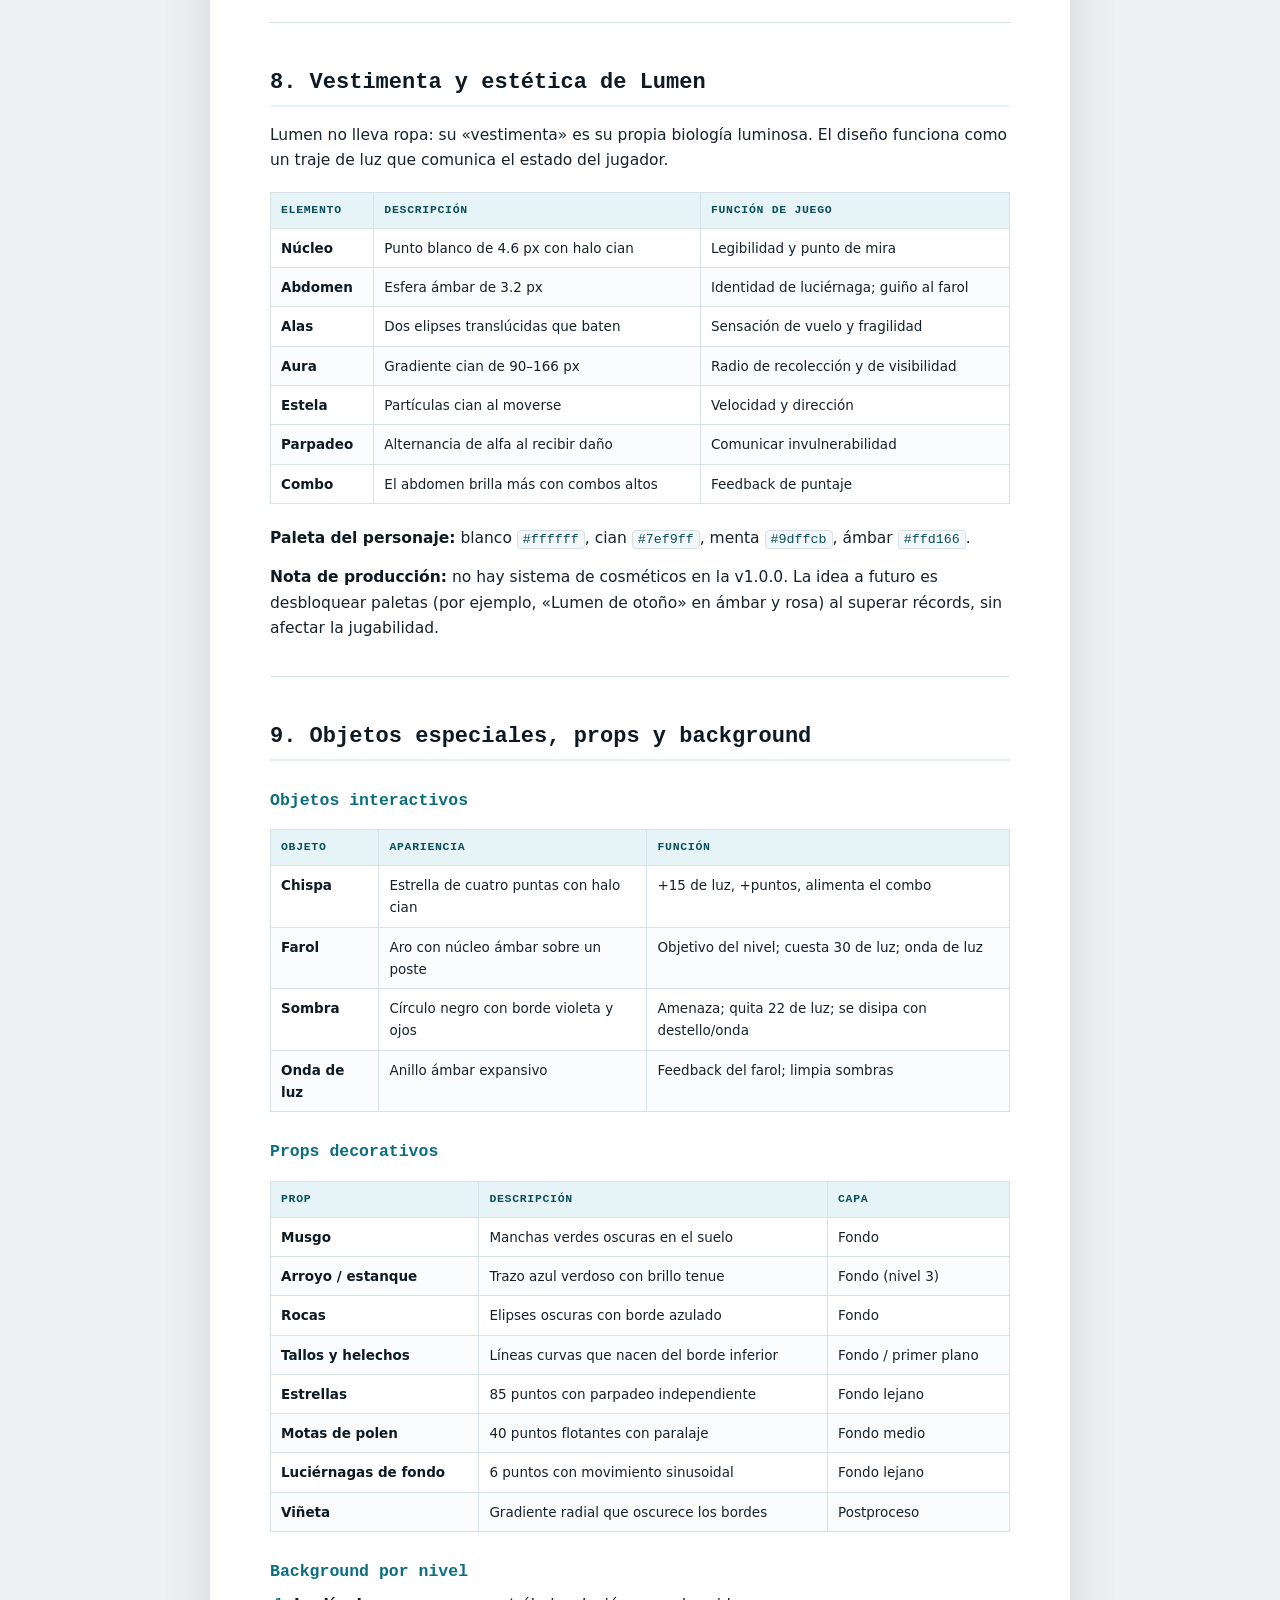
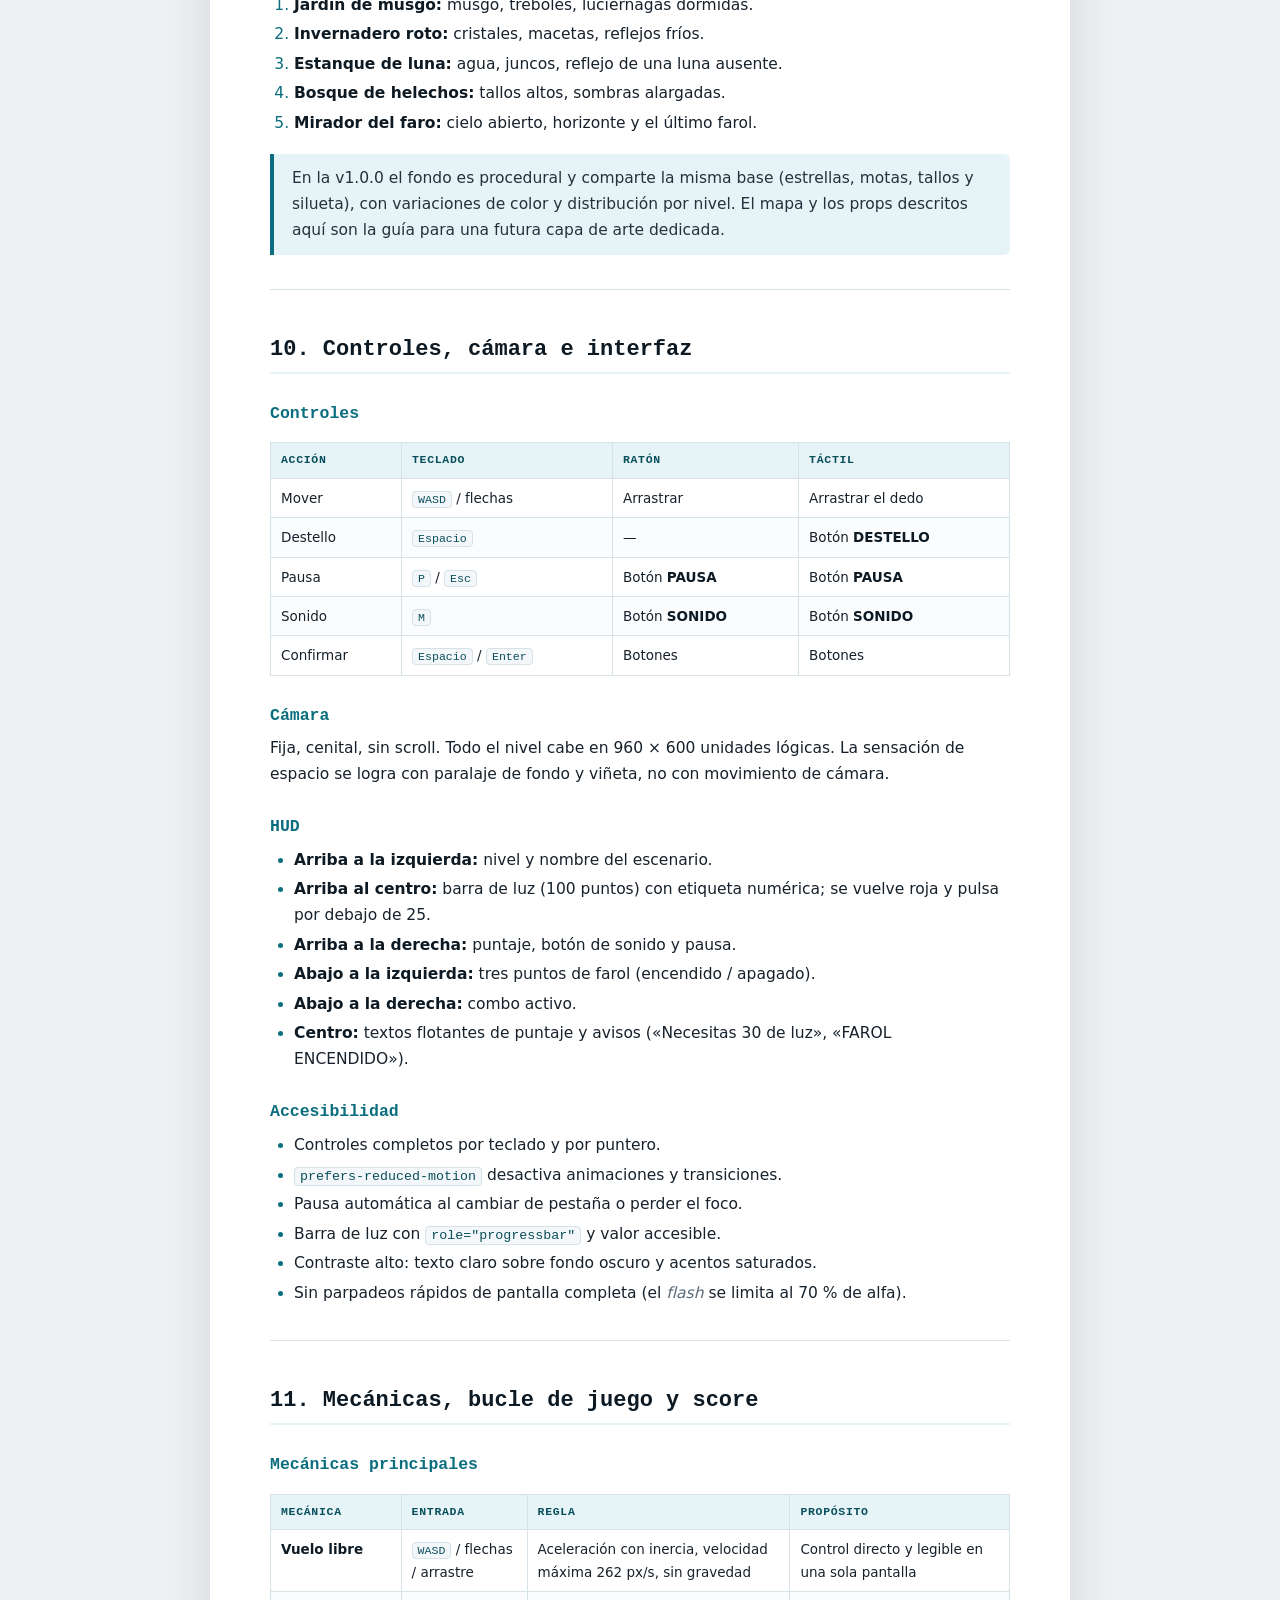
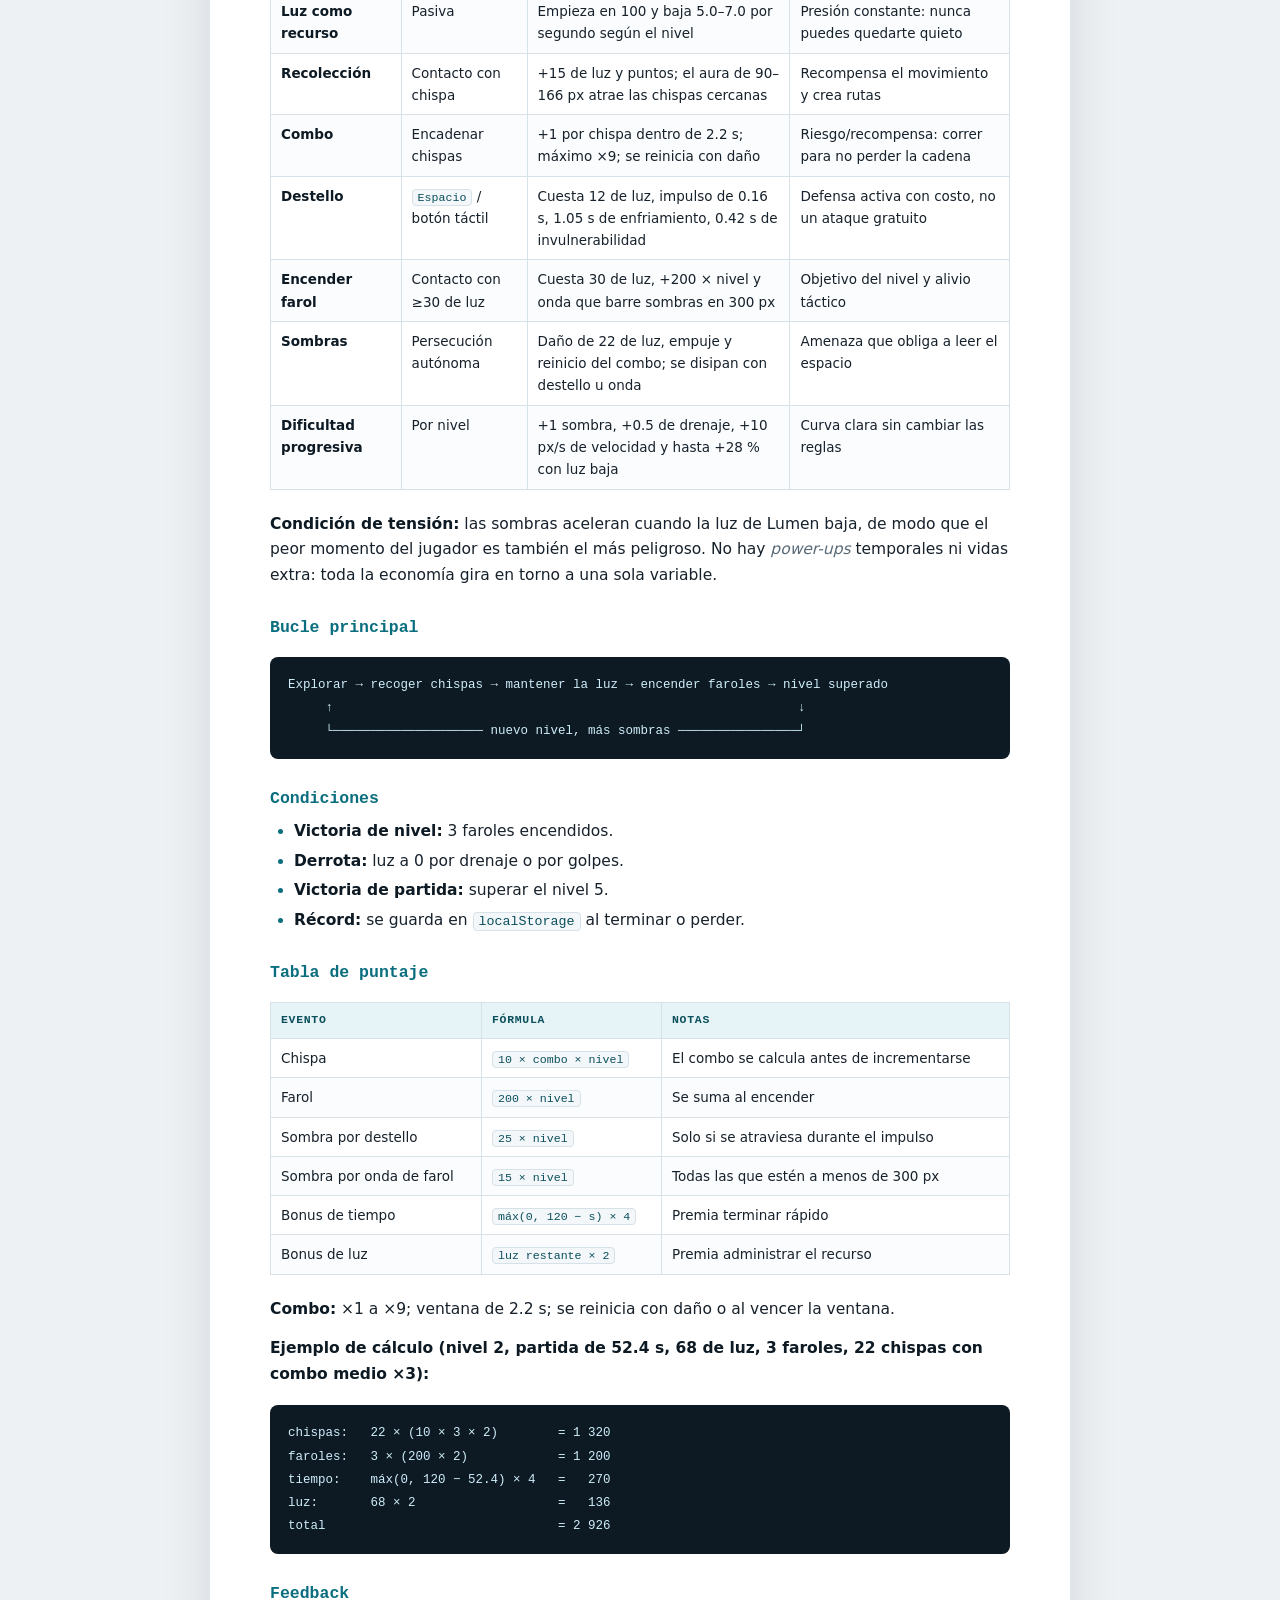
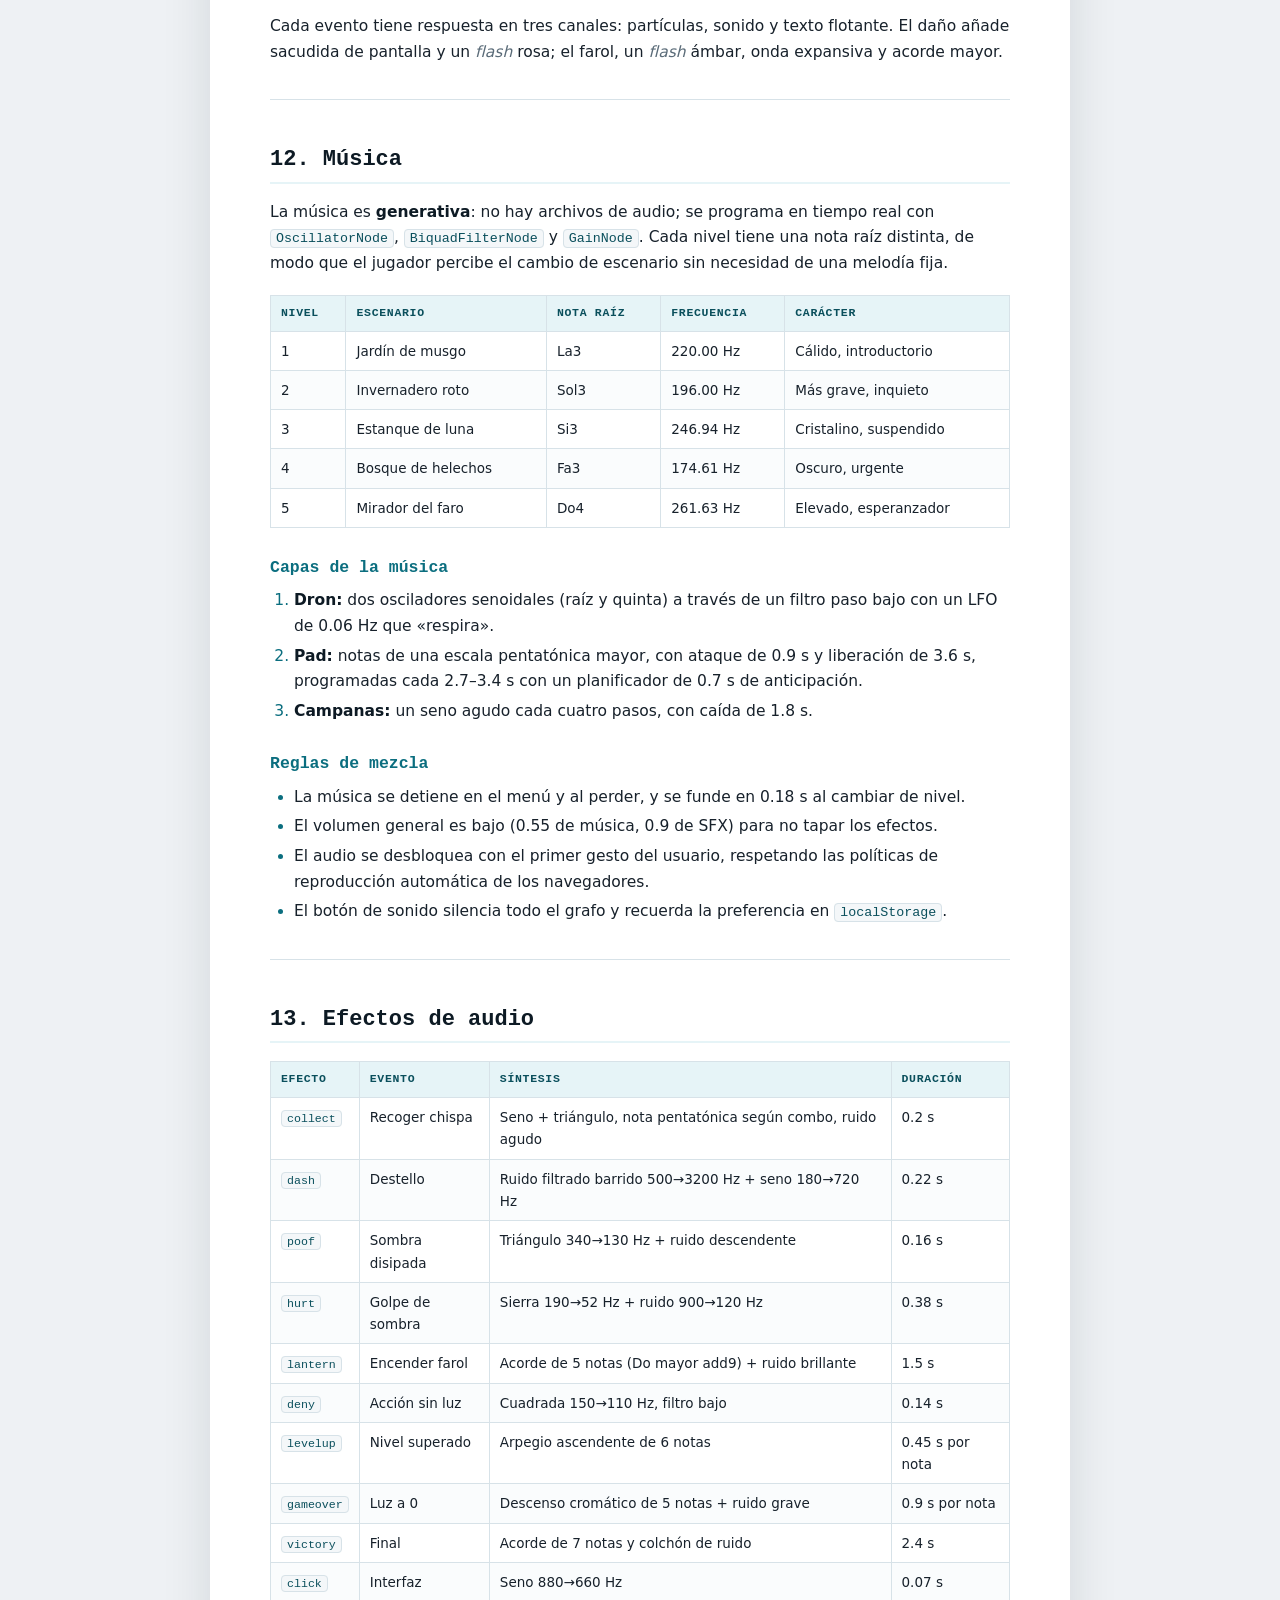
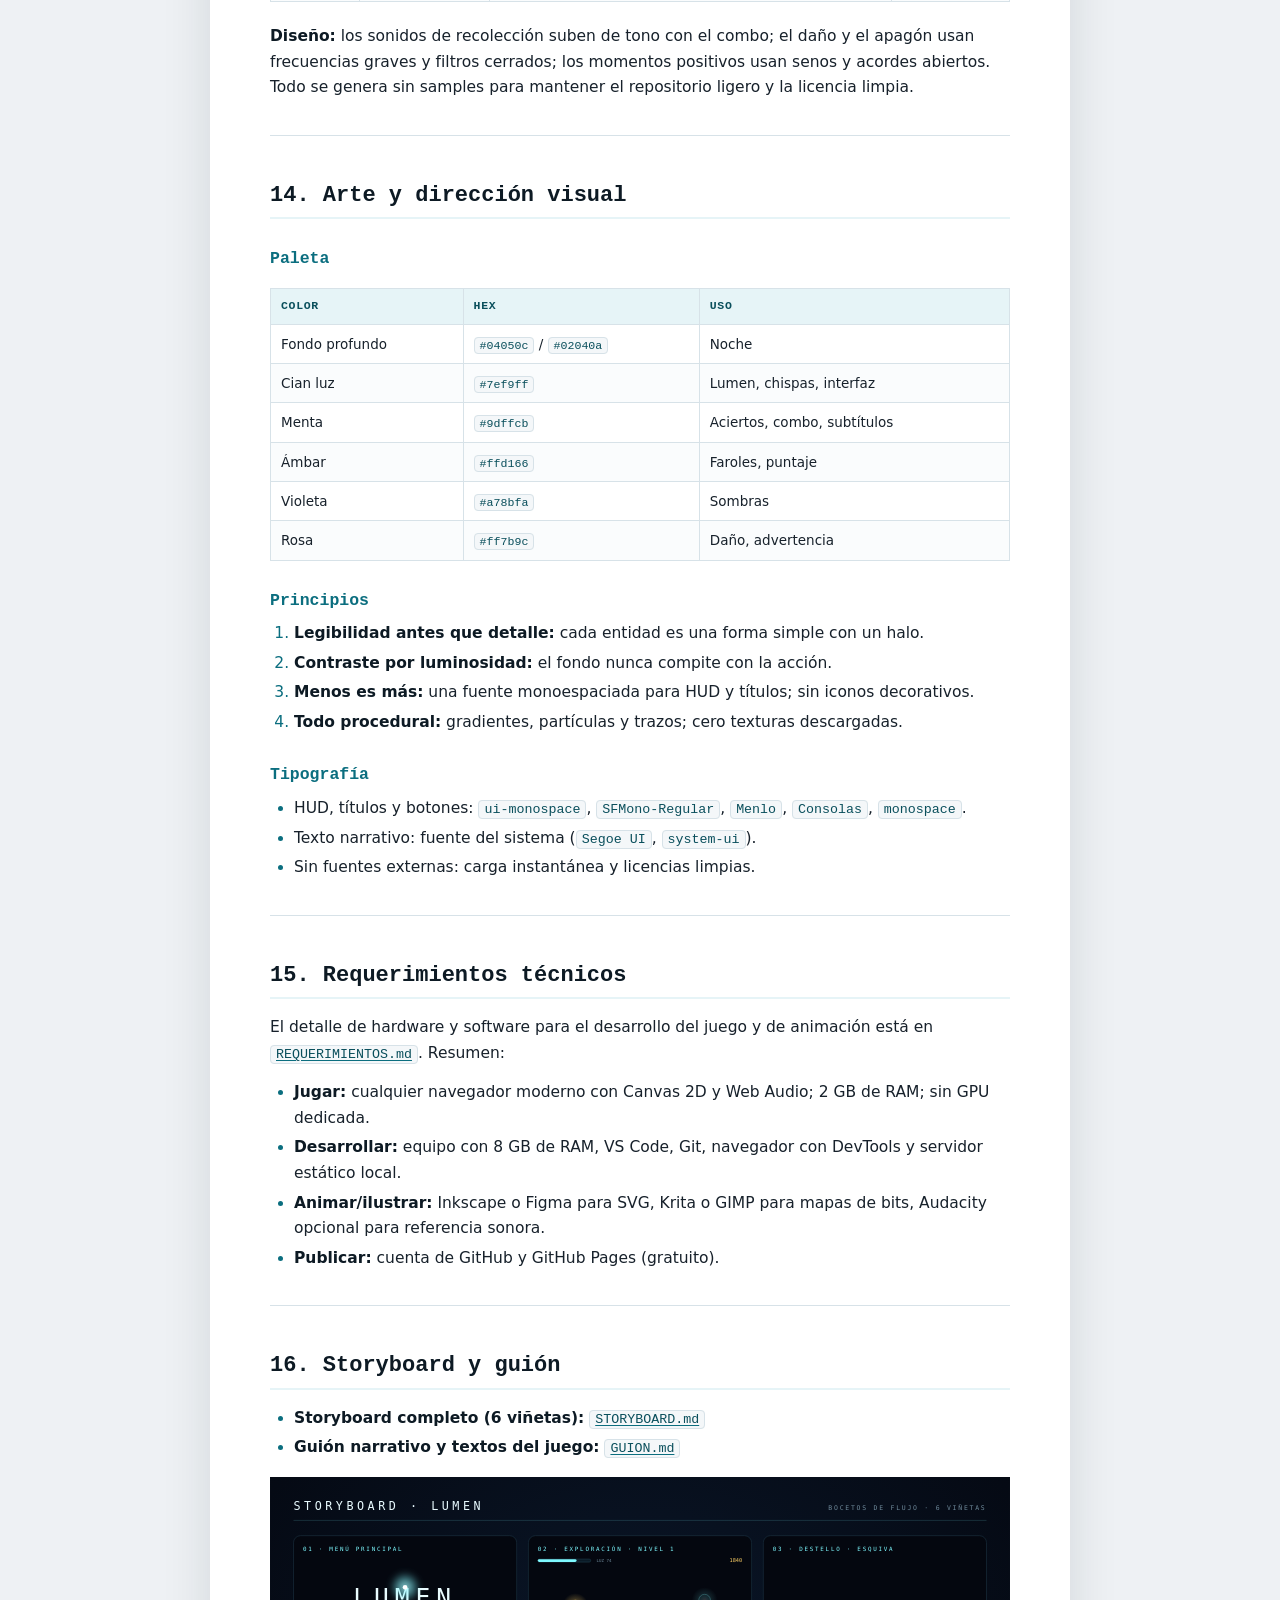
<file: docs/GDD.html>
<!DOCTYPE html>
<html lang="es">
<head>
<meta charset="utf-8">
<meta name="viewport" content="width=device-width, initial-scale=1">
<title>Documento de Diseño de Juego · LUMEN</title>
<meta name="description" content="Concepto, historia, mecánicas, personajes, niveles, armas, vestimenta, props, arte, audio, score y créditos.">
<link rel="icon" href="../assets/favicon.svg" type="image/svg+xml">
<style>
:root {
  --ink: #17212b;
  --muted: #5a6b78;
  --faint: #8496a3;
  --accent: #0b6e7f;
  --accent-soft: #e6f4f7;
  --amber: #9a6b00;
  --line: #d7e2e8;
  --code-bg: #f4f7f9;
  --sans: "Segoe UI", system-ui, -apple-system, "Helvetica Neue", Arial, sans-serif;
  --mono: ui-monospace, SFMono-Regular, "SF Mono", Menlo, Consolas, "Liberation Mono", monospace;
}
* { box-sizing: border-box; }
html { -webkit-text-size-adjust: 100%; }
body {
  margin: 0;
  background: #eef1f4;
  color: var(--ink);
  font-family: var(--sans);
  font-size: 15.5px;
  line-height: 1.65;
}
.doc-nav {
  position: sticky;
  top: 0;
  z-index: 10;
  display: flex;
  flex-wrap: wrap;
  align-items: center;
  gap: 4px;
  padding: 10px 20px;
  background: rgba(9, 18, 26, 0.96);
  border-bottom: 1px solid #1d2f3c;
  backdrop-filter: blur(8px);
}
.doc-nav a {
  color: #9fb4c2;
  text-decoration: none;
  font-family: var(--mono);
  font-size: 11px;
  letter-spacing: 0.12em;
  text-transform: uppercase;
  padding: 6px 10px;
  border-radius: 999px;
  border: 1px solid transparent;
  white-space: nowrap;
}
.doc-nav a:hover { color: #7ef9ff; border-color: rgba(126, 249, 255, 0.35); }
.doc-nav a.active { color: #04121a; background: #7ef9ff; font-weight: 700; }
.doc-nav a.back { color: #7ef9ff; margin-right: 8px; }

.page {
  max-width: 860px;
  margin: 28px auto 60px;
  padding: 52px 60px 64px;
  background: #fff;
  border-radius: 10px;
  box-shadow: 0 18px 50px rgba(15, 32, 45, 0.12);
}

h1, h2, h3, h4 {
  font-family: var(--mono);
  line-height: 1.25;
  color: #0d1a24;
}
h1 { font-size: 30px; letter-spacing: 0.02em; margin: 0 0 26px; }
h2 {
  font-size: 22px;
  margin: 46px 0 16px;
  padding-bottom: 8px;
  border-bottom: 2px solid var(--accent-soft);
}
h3 { font-size: 16.5px; margin: 30px 0 10px; color: var(--accent); }
h4 { font-size: 14px; margin: 22px 0 8px; color: var(--muted); letter-spacing: 0.06em; text-transform: uppercase; }
p { margin: 0 0 14px; }
a { color: var(--accent); text-decoration: underline; text-underline-offset: 2px; }
a:hover { color: #064d59; }
strong { color: #0d1a24; }
em { color: var(--muted); }
ul, ol { margin: 0 0 16px; padding-left: 24px; }
li { margin: 4px 0; }
li::marker { color: var(--accent); }
hr { border: 0; border-top: 1px solid var(--line); margin: 34px 0; }
blockquote {
  margin: 18px 0;
  padding: 12px 18px;
  border-left: 4px solid var(--accent);
  background: var(--accent-soft);
  border-radius: 0 6px 6px 0;
  color: #24323d;
}
blockquote p:last-child { margin-bottom: 0; }
code {
  font-family: var(--mono);
  font-size: 0.86em;
  background: var(--code-bg);
  border: 1px solid var(--line);
  border-radius: 4px;
  padding: 1px 5px;
  color: #0a4f5c;
}
pre {
  margin: 18px 0;
  padding: 16px 18px;
  background: #0d1a24;
  border-radius: 8px;
  overflow-x: auto;
  line-height: 1.5;
}
pre code {
  background: none;
  border: 0;
  padding: 0;
  color: #cfeefa;
  font-size: 12.5px;
}
table {
  width: 100%;
  border-collapse: collapse;
  margin: 18px 0 22px;
  font-size: 13.5px;
}
th, td {
  border: 1px solid var(--line);
  padding: 8px 10px;
  text-align: left;
  vertical-align: top;
}
thead th {
  background: var(--accent-soft);
  color: #0a4f5c;
  font-family: var(--mono);
  font-size: 11.5px;
  letter-spacing: 0.06em;
  text-transform: uppercase;
}
tbody tr:nth-child(even) { background: #fafcfd; }
img { max-width: 100%; height: auto; }
p[align="center"] img { display: inline-block; }

/* Portada */
.cover {
  text-align: center;
  padding: 8px 0 32px;
  border-bottom: 3px solid var(--accent-soft);
  margin-bottom: 10px;
}
.cover-logo { width: 100%; max-width: 520px; border-radius: 8px; }
.cover-kicker {
  margin: 24px 0 6px;
  font-family: var(--mono);
  font-size: 11px;
  letter-spacing: 0.22em;
  text-transform: uppercase;
  color: var(--accent);
}
.cover-title { margin: 0 0 6px; font-size: 26px; }
.cover-project {
  margin: 0 0 22px;
  font-family: var(--mono);
  font-size: 12px;
  letter-spacing: 0.16em;
  text-transform: uppercase;
  color: var(--muted);
}
.cover-meta {
  width: auto;
  max-width: 520px;
  margin: 0 auto;
  font-size: 13px;
  text-align: left;
}
.cover-meta th {
  width: 38%;
  background: #f7fafb;
  font-family: var(--mono);
  font-size: 11px;
  letter-spacing: 0.05em;
  text-transform: uppercase;
  color: var(--muted);
}
.cover-foot {
  margin: 22px 0 0;
  font-family: var(--mono);
  font-size: 10.5px;
  letter-spacing: 0.14em;
  text-transform: uppercase;
  color: var(--faint);
}
/* Evita duplicar el título cuando ya lo muestra la portada */
.cover + .doc-body > h1:first-child { display: none; }

/* Índice de documentos */
.portfolio-intro { margin-bottom: 28px; }
.doc-grid {
  display: grid;
  grid-template-columns: repeat(auto-fill, minmax(250px, 1fr));
  gap: 14px;
  margin: 24px 0 0;
}
.doc-card {
  display: block;
  padding: 16px 18px;
  border: 1px solid var(--line);
  border-radius: 10px;
  text-decoration: none;
  color: inherit;
  background: #fbfdfe;
  transition: border-color 0.15s ease, box-shadow 0.15s ease, transform 0.15s ease;
}
.doc-card:hover {
  border-color: var(--accent);
  box-shadow: 0 8px 22px rgba(11, 110, 127, 0.12);
  transform: translateY(-2px);
}
.doc-card strong {
  display: block;
  font-family: var(--mono);
  font-size: 13px;
  letter-spacing: 0.04em;
  color: var(--accent);
  margin-bottom: 6px;
}
.doc-card > span { display: block; font-size: 12.5px; color: var(--muted); line-height: 1.5; }
.doc-card em {
  display: block;
  margin-top: 10px;
  font-family: var(--mono);
  font-size: 9.5px;
  letter-spacing: 0.14em;
  text-transform: uppercase;
  font-style: normal;
  color: var(--faint);
}
.doc-card .badge-pdf,
.doc-card .badge-docx {
  display: inline-block;
  margin-left: 6px;
  padding: 1px 6px;
  border-radius: 4px;
  font-family: var(--mono);
  font-size: 9px;
  font-weight: 400;
  letter-spacing: 0.1em;
  vertical-align: middle;
}
.doc-card .badge-pdf { background: #fdecec; color: #a33; }
.doc-card .badge-docx { background: #eaf1fb; color: #1b4f9c; }
.downloads { margin-top: 38px; }
.downloads table { font-size: 12.5px; }
.downloads td:first-child { font-weight: 600; }
.downloads .fmt a {
  display: inline-block;
  margin-right: 10px;
  font-family: var(--mono);
  font-size: 9.5px;
  letter-spacing: 0.1em;
  text-transform: uppercase;
  text-decoration: none;
  padding: 2px 7px;
  border: 1px solid var(--line);
  border-radius: 4px;
}
.downloads .fmt a:hover { border-color: var(--accent); background: var(--accent-soft); }

.foot-note {
  margin-top: 40px;
  padding-top: 18px;
  border-top: 1px solid var(--line);
  font-family: var(--mono);
  font-size: 10.5px;
  letter-spacing: 0.1em;
  color: var(--faint);
  text-transform: uppercase;
}

/* Impresión / PDF */
@media print {
  @page { size: A4; margin: 17mm 15mm 18mm; }
  body { background: #fff; font-size: 10.5pt; line-height: 1.5; }
  .doc-nav { display: none !important; }
  .page {
    max-width: none;
    margin: 0;
    padding: 0;
    box-shadow: none;
    border-radius: 0;
  }
  h2 { page-break-after: avoid; break-after: avoid; margin-top: 26px; }
  h3 { page-break-after: avoid; break-after: avoid; }
  pre, img, blockquote { page-break-inside: avoid; break-inside: avoid; }
  table { page-break-inside: auto; break-inside: auto; }
  thead { display: table-header-group; }
  tr { page-break-inside: avoid; break-inside: avoid; }
  pre { background: #f4f7f9; border: 1px solid var(--line); }
  pre code { color: #17212b; font-size: 9pt; }
  a { color: var(--accent); }
  .cover { page-break-after: always; break-after: page; }
  .doc-card { box-shadow: none; }
}

@media (max-width: 720px) {
  .page { margin: 0; border-radius: 0; padding: 26px 20px 44px; box-shadow: none; }
  .doc-nav { padding: 8px 10px; }
  body { font-size: 15px; }
  h1 { font-size: 25px; }
  h2 { font-size: 20px; }
  table { font-size: 12px; }
  th, td { padding: 6px 7px; }
}
</style>
</head>
<body class="">
<nav class="doc-nav" aria-label="Documentos"><a href="../index.html" class="back">← Jugar</a><a href="GDD.html" class="active" aria-current="page">GDD</a><a href="REQUERIMIENTOS.html">Requerimientos</a><a href="STORYBOARD.html">Storyboard</a><a href="GUION.html">Guión</a><a href="PLAN-DE-TRABAJO.html">Plan de trabajo</a><a href="VIDEO.html">Guión del video</a></nav>
<main class="page">
<article class="doc-body"><h1>LUMEN — Documento de Diseño de Juego (GDD)</h1>
<blockquote>
<p>Versión Lean · v1.0.0 · Noviembre de 2026</p>
</blockquote>
<hr>
<h2>1. Portada</h2>
<p align="center">
  <img src="../assets/splash.svg" alt="LUMEN — La última luciérnaga" width="100%">
</p><h3>Ficha del proyecto</h3>
<table>
<thead>
<tr>
<th>Campo</th>
<th>Detalle</th>
</tr>
</thead>
<tbody><tr>
<td><strong>Nombre del juego</strong></td>
<td>LUMEN — La última luciérnaga</td>
</tr>
<tr>
<td><strong>Género</strong></td>
<td>Arcade de recolección y esquiva</td>
</tr>
<tr>
<td><strong>Plataforma</strong></td>
<td>Navegador web (HTML5 Canvas)</td>
</tr>
<tr>
<td><strong>Versión</strong></td>
<td>1.0.0</td>
</tr>
<tr>
<td><strong>Autor</strong></td>
<td>Diego Alejandro Franco Partida</td>
</tr>
<tr>
<td><strong>Materia</strong></td>
<td>Desarrollo de Videojuegos</td>
</tr>
<tr>
<td><strong>Fecha</strong></td>
<td>Noviembre de 2026</td>
</tr>
<tr>
<td><strong>Repositorio</strong></td>
<td><a href="https://github.com/diegouth/lumen">https://github.com/diegouth/lumen</a></td>
</tr>
<tr>
<td><strong>Jugar en línea</strong></td>
<td><a href="https://diegouth.github.io/lumen/">https://diegouth.github.io/lumen/</a></td>
</tr>
<tr>
<td><strong>Licencia</strong></td>
<td>MIT</td>
</tr>
</tbody></table>
<h3>Integrante</h3>
<table>
  <tr>
    <td width="140" align="center">
      <img src="../assets/avatar.svg" alt="Diego Alejandro Franco Partida" width="120">
    </td>
    <td>
      <strong>Diego Alejandro Franco Partida</strong><br>
      Diseño de juego, programación, arte vectorial, audio y documentación.<br>
      <em>Proyecto individual.</em><br><br>
      <sub>Nota: sustituye <code>assets/avatar.svg</code> por tu fotografía para la entrega final.</sub>
    </td>
  </tr>
</table><hr>
<h2>2. Concepto</h2>
<p><strong>LUMEN</strong> es un arcade minimalista en el que controlas a la última luciérnaga de un jardín que perdió su luz. La energía de Lumen disminuye constantemente; recolectar chispas la alimenta y encender faroles devuelve la luz al entorno. Las sombras, atraídas por el brillo, la persiguen sin descanso.</p>
<p><strong>Pitch en una frase:</strong> <em>recoge luz, enciende faroles y sobrevive a cinco noches antes de que tu propia chispa se apague.</em></p>
<h3>Pilares de diseño</h3>
<ol>
<li><strong>La luz es vida, puntaje y visibilidad a la vez.</strong> Una sola variable obliga a decidir entre explorar, encender o escapar.</li>
<li><strong>Movimiento expresivo.</strong> El destello convierte la defensa en una decisión de riesgo: cuesta luz, pero abre camino.</li>
<li><strong>Ritmo corto y legible.</strong> Cada nivel dura entre 40 y 90 segundos; todo cabe en una pantalla y se entiende en la primera partida.</li>
<li><strong>Estética de noche.</strong> Fondo casi negro, brillos bioluminiscentes y una paleta de tres acentos.</li>
</ol>
<hr>
<h2>3. Género y público objetivo</h2>
<table>
<thead>
<tr>
<th>Aspecto</th>
<th>Definición</th>
</tr>
</thead>
<tbody><tr>
<td><strong>Género principal</strong></td>
<td>Arcade / <em>collect-a-thon</em></td>
</tr>
<tr>
<td><strong>Subgéneros</strong></td>
<td>Esquiva, <em>score attack</em>, <em>dodge ’em up</em></td>
</tr>
<tr>
<td><strong>Perspectiva</strong></td>
<td>Vista cenital 2D</td>
</tr>
<tr>
<td><strong>Modo</strong></td>
<td>Un jugador, partidas de 3 a 6 minutos</td>
</tr>
<tr>
<td><strong>Curva de dificultad</strong></td>
<td>Progresiva por nivel (más sombras, más drenaje, más velocidad)</td>
</tr>
<tr>
<td><strong>Público primario</strong></td>
<td>Jugadores casuales de 12 a 35 años</td>
</tr>
<tr>
<td><strong>Público secundario</strong></td>
<td>Estudiantes de programación y docentes que buscan un ejemplo completo y libre</td>
</tr>
<tr>
<td><strong>Experiencia previa requerida</strong></td>
<td>Ninguna</td>
</tr>
<tr>
<td><strong>Clasificación sugerida</strong></td>
<td>ATP / E (violencia fantástica mínima, sin sangre)</td>
</tr>
</tbody></table>
<h3>Motivaciones del jugador</h3>
<ul>
<li><strong>Competencia consigo mismo:</strong> superar el récord guardado.</li>
<li><strong>Dominio:</strong> aprender a leer el movimiento de las sombras y encadenar combos.</li>
<li><strong>Exploración:</strong> descubrir los cinco escenarios y su música.</li>
<li><strong>Relajación activa:</strong> una experiencia corta, sin castigos severos ni curvas de aprendizaje largas.</li>
</ul>
<hr>
<h2>4. Historia y ambientación</h2>
<h3>Premisa</h3>
<p>Hace mucho tiempo, el jardín de <em>Valdeflor</em> se iluminaba cada noche con cientos de luciérnagas. Una noche, una niebla sin nombre —<strong>el Olvido</strong>— apagó los faroles y se llevó la luz. Las luciérnagas se apagaron una a una. Solo quedó <strong>Lumen</strong>, la más pequeña, despierta por casualidad.</p>
<h3>Sinopsis</h3>
<p>Lumen despierta en un jardín que ya no reconoce. Los faroles que antes marcaban los caminos están fríos, y unas sombras con ojos de violeta recorren la oscuridad. Una vocecita —el último farolero— le explica que la luz no se perdió: está dispersa en chispas que flotan entre las plantas. Si Lumen enciende los quince faroles del jardín, la noche volverá a ser suya.</p>
<p>Cada nivel es una zona del jardín, y cada farol encendido devuelve un recuerdo: el musgo, el invernadero, el estanque, los helechos y, al final, el mirador desde donde se ve el mar.</p>
<h3>Tono</h3>
<p>Íntimo, nocturno y esperanzador. Sin diálogos largos: la historia se cuenta en tres líneas de introducción por nivel y en la voz del farolero. La melancolía se resuelve en luz.</p>
<h3>Temas</h3>
<ul>
<li>La memoria como fuente de luz.</li>
<li>La comunidad (muchas luciérnagas) frente al individualismo (una sola).</li>
<li>El miedo a la oscuridad y la valentía de volver a encender.</li>
</ul>
<hr>
<h2>5. Personajes</h2>
<h3>Lumen — protagonista</h3>
<table>
<thead>
<tr>
<th>Atributo</th>
<th>Descripción</th>
</tr>
</thead>
<tbody><tr>
<td><strong>Especie</strong></td>
<td>Luciérnaga joven</td>
</tr>
<tr>
<td><strong>Tamaño</strong></td>
<td>11 px de radio en pantalla (un punto de luz)</td>
</tr>
<tr>
<td><strong>Color</strong></td>
<td>Núcleo blanco cian; abdomen ámbar</td>
</tr>
<tr>
<td><strong>Personalidad</strong></td>
<td>Curiosa, terca, incapaz de dejar un farol apagado</td>
</tr>
<tr>
<td><strong>Habilidad</strong></td>
<td>Destello: un latido de luz que la vuelve intangible y disipa sombras</td>
</tr>
<tr>
<td><strong>Debilidad</strong></td>
<td>Su luz se consume con el tiempo</td>
</tr>
<tr>
<td><strong>Arco</strong></td>
<td>De sobrevivir sola a devolver la luz a todo el jardín</td>
</tr>
</tbody></table>
<p><strong>Diseño visual:</strong> un punto blanco con un halo cian, dos alas translúcidas que baten a 24 Hz y un abdomen ámbar que parpadea al ritmo del combo. Al recibir daño parpadea; al hacer destello deja una estela de luz.</p>
<h3>Las Sombras — antagonista</h3>
<table>
<thead>
<tr>
<th>Atributo</th>
<th>Descripción</th>
</tr>
</thead>
<tbody><tr>
<td><strong>Origen</strong></td>
<td>El Olvido: luz que se apagó y olvidó su nombre</td>
</tr>
<tr>
<td><strong>Apariencia</strong></td>
<td>Círculos negros con borde violeta y dos ojos claros</td>
</tr>
<tr>
<td><strong>Comportamiento</strong></td>
<td>Persiguen a Lumen con oscilación; se separan entre sí; se vuelven más rápidas cuando la luz de Lumen baja</td>
</tr>
<tr>
<td><strong>Debilidad</strong></td>
<td>El destello y la onda de un farol</td>
</tr>
<tr>
<td><strong>Función</strong></td>
<td>Presionar sin castigar de forma injusta; son lentas, pero nunca se detienen</td>
</tr>
</tbody></table>
<h3>El Farolero — voz guía</h3>
<p>Personaje no visible. Su voz aparece en los textos de introducción y en el final. Es la memoria del jardín y quien le explica a Lumen para qué sirve cada farol.</p>
<blockquote>
<p>«La luz no se gasta, pequeña. Solo cambia de manos.»</p>
</blockquote>
<h3>Las luciérnagas antiguas — trasfondo</h3>
<p>No aparecen en pantalla. Son las luces que se apagaron; su recuerdo se recupera al encender cada farol. En el final, el jardín vuelve a llenarse de puntos de luz.</p>
<hr>
<h2>6. Niveles</h2>
<h3>Estructura general</h3>
<ul>
<li><strong>5 niveles</strong>, cada uno con <strong>3 faroles</strong> (15 faroles en total).</li>
<li>Los faroles tienen posiciones fijas por nivel (diseño de mapa), las chispas aparecen en posiciones aleatorias y las sombras entran por los bordes.</li>
<li>El nivel termina cuando los tres faroles están encendidos; no hay temporizador, pero el drenaje de luz presiona constantemente.</li>
<li>Las posiciones de los faroles del nivel 1 coinciden con el mapa de la sección 6.1.</li>
</ul>
<table>
<thead>
<tr>
<th>Nivel</th>
<th>Escenario</th>
<th>Sombras</th>
<th>Drenaje</th>
<th>Velocidad base</th>
<th>Chispas</th>
<th>Faroles (x, y)</th>
</tr>
</thead>
<tbody><tr>
<td>1</td>
<td>Jardín de musgo</td>
<td>2</td>
<td>5.0/s</td>
<td>62 px/s</td>
<td>7</td>
<td>(220, 170) · (740, 160) · (480, 430)</td>
</tr>
<tr>
<td>2</td>
<td>Invernadero roto</td>
<td>3</td>
<td>5.5/s</td>
<td>72 px/s</td>
<td>7</td>
<td>(170, 420) · (480, 150) · (800, 390)</td>
</tr>
<tr>
<td>3</td>
<td>Estanque de luna</td>
<td>4</td>
<td>6.0/s</td>
<td>82 px/s</td>
<td>8</td>
<td>(250, 140) · (710, 250) · (470, 470)</td>
</tr>
<tr>
<td>4</td>
<td>Bosque de helechos</td>
<td>5</td>
<td>6.5/s</td>
<td>92 px/s</td>
<td>8</td>
<td>(140, 300) · (520, 120) · (810, 470)</td>
</tr>
<tr>
<td>5</td>
<td>Mirador del faro</td>
<td>6</td>
<td>7.0/s</td>
<td>102 px/s</td>
<td>9</td>
<td>(180, 160) · (780, 170) · (490, 330)</td>
</tr>
</tbody></table>
<blockquote>
<p>La velocidad efectiva de las sombras suma <strong>+4 px/s por nivel</strong> y hasta un <strong>28 % adicional</strong> cuando la luz de Lumen está baja, como mecanismo de tensión.</p>
</blockquote>
<h3>6.1 Mapa del nivel 1 — Jardín de musgo</h3>
<p align="center">
  <img src="../assets/mapa-nivel-1.svg" alt="Mapa del nivel 1: Jardín de musgo" width="100%">
</p><p><strong>Comportamiento general del mapa</strong></p>
<ul>
<li>Lumen aparece en el centro-sur (480, 370) con 100 de luz.</li>
<li>El farol 3 está a pocos pasos (480, 430), pensado como tutorial: el jugador aprende a encender sin recorrer todo el mapa.</li>
<li>Los faroles 1 y 2 obligan a cruzar el jardín en diagonal, pasando por el arroyo y las zonas de musgo.</li>
<li>Las sombras entran por los cuatro bordes; no hay zonas seguras permanentes, solo rutas.</li>
<li>Las chispas aparecen en cualquier punto con margen de 60 px y a más de 130 px del jugador, para que nunca haya una chispa «gratis».</li>
<li>El aura de Lumen (90 a 166 px según la luz) atrae las chispas cercanas, lo que convierte la recolección en un pequeño imán.</li>
</ul>
<h3>6.2 Progresión narrativa</h3>
<table>
<thead>
<tr>
<th>Nivel</th>
<th>Introducción</th>
<th>Lectura</th>
</tr>
</thead>
<tbody><tr>
<td>1</td>
<td>«Las luciérnagas antiguas dormían entre el musgo. Despiértalas.»</td>
<td>Tutorial y melancolía.</td>
</tr>
<tr>
<td>2</td>
<td>«El cristal roto corta la noche. Las sombras ya saben dónde estás.»</td>
<td>El peligro se vuelve activo.</td>
</tr>
<tr>
<td>3</td>
<td>«El estanque refleja un cielo que ya no existe. No te detengas.»</td>
<td>Reflexión y velocidad.</td>
</tr>
<tr>
<td>4</td>
<td>«Los helechos susurran nombres antiguos. Corre antes de que te alcancen.»</td>
<td>Persecución y dominio.</td>
</tr>
<tr>
<td>5</td>
<td>«Desde el mirador se ve el último faro. Enciéndelo y devuelve la noche a las estrellas.»</td>
<td>Clímax y resolución.</td>
</tr>
</tbody></table>
<hr>
<h2>7. Armas y habilidades</h2>
<p>LUMEN no usa armas convencionales: la protagonista es una luciérnaga, y su única herramienta es la luz. Las «armas» del diseño son <strong>habilidades con costo de energía</strong>, coherentes con la fantasía del personaje.</p>
<h3>7.1 Destello (habilidad activa)</h3>
<table>
<thead>
<tr>
<th>Parámetro</th>
<th>Valor</th>
</tr>
</thead>
<tbody><tr>
<td><strong>Entrada</strong></td>
<td><code>Espacio</code> (teclado) / botón <strong>DESTELLO</strong> (táctil)</td>
</tr>
<tr>
<td><strong>Costo</strong></td>
<td>12 de luz</td>
</tr>
<tr>
<td><strong>Duración</strong></td>
<td>0.16 s de impulso a 760 px/s</td>
</tr>
<tr>
<td><strong>Enfriamiento</strong></td>
<td>1.05 s</td>
</tr>
<tr>
<td><strong>Invulnerabilidad</strong></td>
<td>0.42 s</td>
</tr>
<tr>
<td><strong>Efecto</strong></td>
<td>Disipa las sombras que atraviesa (+25 × nivel puntos)</td>
</tr>
</tbody></table>
<p><strong>Uso táctico:</strong> escapar de un cerco, cruzar entre dos sombras, limpiar el camino a un farol o encadenar puntos. No es un ataque a distancia: obliga a arriesgar el cuerpo.</p>
<h3>7.2 Onda del farol (habilidad ambiental)</h3>
<table>
<thead>
<tr>
<th>Parámetro</th>
<th>Valor</th>
</tr>
</thead>
<tbody><tr>
<td><strong>Activación</strong></td>
<td>Tocar un farol con al menos 30 de luz</td>
</tr>
<tr>
<td><strong>Costo</strong></td>
<td>30 de luz</td>
</tr>
<tr>
<td><strong>Radio</strong></td>
<td>300 px</td>
</tr>
<tr>
<td><strong>Efecto</strong></td>
<td>Enciende el farol, barre las sombras dentro del radio (+15 × nivel) y genera una onda visual de 0.75 s</td>
</tr>
<tr>
<td><strong>Puntos</strong></td>
<td>+200 × nivel</td>
</tr>
</tbody></table>
<p>Es la recompensa y la principal fuente de alivio: convierte la energía acumulada en espacio seguro.</p>
<h3>7.3 Sin armas de fuego</h3>
<p>No hay proyectiles, munición ni combate cuerpo a cuerpo. La decisión de diseño busca que el jugador <strong>lea el espacio y administre un recurso</strong> en lugar de apuntar. La tensión viene de la escasez de luz, no de la puntería.</p>
<hr>
<h2>8. Vestimenta y estética de Lumen</h2>
<p>Lumen no lleva ropa: su «vestimenta» es su propia biología luminosa. El diseño funciona como un traje de luz que comunica el estado del jugador.</p>
<table>
<thead>
<tr>
<th>Elemento</th>
<th>Descripción</th>
<th>Función de juego</th>
</tr>
</thead>
<tbody><tr>
<td><strong>Núcleo</strong></td>
<td>Punto blanco de 4.6 px con halo cian</td>
<td>Legibilidad y punto de mira</td>
</tr>
<tr>
<td><strong>Abdomen</strong></td>
<td>Esfera ámbar de 3.2 px</td>
<td>Identidad de luciérnaga; guiño al farol</td>
</tr>
<tr>
<td><strong>Alas</strong></td>
<td>Dos elipses translúcidas que baten</td>
<td>Sensación de vuelo y fragilidad</td>
</tr>
<tr>
<td><strong>Aura</strong></td>
<td>Gradiente cian de 90–166 px</td>
<td>Radio de recolección y de visibilidad</td>
</tr>
<tr>
<td><strong>Estela</strong></td>
<td>Partículas cian al moverse</td>
<td>Velocidad y dirección</td>
</tr>
<tr>
<td><strong>Parpadeo</strong></td>
<td>Alternancia de alfa al recibir daño</td>
<td>Comunicar invulnerabilidad</td>
</tr>
<tr>
<td><strong>Combo</strong></td>
<td>El abdomen brilla más con combos altos</td>
<td>Feedback de puntaje</td>
</tr>
</tbody></table>
<p><strong>Paleta del personaje:</strong> blanco <code>#ffffff</code>, cian <code>#7ef9ff</code>, menta <code>#9dffcb</code>, ámbar <code>#ffd166</code>.</p>
<p><strong>Nota de producción:</strong> no hay sistema de cosméticos en la v1.0.0. La idea a futuro es desbloquear paletas (por ejemplo, «Lumen de otoño» en ámbar y rosa) al superar récords, sin afectar la jugabilidad.</p>
<hr>
<h2>9. Objetos especiales, props y background</h2>
<h3>Objetos interactivos</h3>
<table>
<thead>
<tr>
<th>Objeto</th>
<th>Apariencia</th>
<th>Función</th>
</tr>
</thead>
<tbody><tr>
<td><strong>Chispa</strong></td>
<td>Estrella de cuatro puntas con halo cian</td>
<td>+15 de luz, +puntos, alimenta el combo</td>
</tr>
<tr>
<td><strong>Farol</strong></td>
<td>Aro con núcleo ámbar sobre un poste</td>
<td>Objetivo del nivel; cuesta 30 de luz; onda de luz</td>
</tr>
<tr>
<td><strong>Sombra</strong></td>
<td>Círculo negro con borde violeta y ojos</td>
<td>Amenaza; quita 22 de luz; se disipa con destello/onda</td>
</tr>
<tr>
<td><strong>Onda de luz</strong></td>
<td>Anillo ámbar expansivo</td>
<td>Feedback del farol; limpia sombras</td>
</tr>
</tbody></table>
<h3>Props decorativos</h3>
<table>
<thead>
<tr>
<th>Prop</th>
<th>Descripción</th>
<th>Capa</th>
</tr>
</thead>
<tbody><tr>
<td><strong>Musgo</strong></td>
<td>Manchas verdes oscuras en el suelo</td>
<td>Fondo</td>
</tr>
<tr>
<td><strong>Arroyo / estanque</strong></td>
<td>Trazo azul verdoso con brillo tenue</td>
<td>Fondo (nivel 3)</td>
</tr>
<tr>
<td><strong>Rocas</strong></td>
<td>Elipses oscuras con borde azulado</td>
<td>Fondo</td>
</tr>
<tr>
<td><strong>Tallos y helechos</strong></td>
<td>Líneas curvas que nacen del borde inferior</td>
<td>Fondo / primer plano</td>
</tr>
<tr>
<td><strong>Estrellas</strong></td>
<td>85 puntos con parpadeo independiente</td>
<td>Fondo lejano</td>
</tr>
<tr>
<td><strong>Motas de polen</strong></td>
<td>40 puntos flotantes con paralaje</td>
<td>Fondo medio</td>
</tr>
<tr>
<td><strong>Luciérnagas de fondo</strong></td>
<td>6 puntos con movimiento sinusoidal</td>
<td>Fondo lejano</td>
</tr>
<tr>
<td><strong>Viñeta</strong></td>
<td>Gradiente radial que oscurece los bordes</td>
<td>Postproceso</td>
</tr>
</tbody></table>
<h3>Background por nivel</h3>
<ol>
<li><strong>Jardín de musgo:</strong> musgo, tréboles, luciérnagas dormidas.</li>
<li><strong>Invernadero roto:</strong> cristales, macetas, reflejos fríos.</li>
<li><strong>Estanque de luna:</strong> agua, juncos, reflejo de una luna ausente.</li>
<li><strong>Bosque de helechos:</strong> tallos altos, sombras alargadas.</li>
<li><strong>Mirador del faro:</strong> cielo abierto, horizonte y el último farol.</li>
</ol>
<blockquote>
<p>En la v1.0.0 el fondo es procedural y comparte la misma base (estrellas, motas, tallos y silueta), con variaciones de color y distribución por nivel. El mapa y los props descritos aquí son la guía para una futura capa de arte dedicada.</p>
</blockquote>
<hr>
<h2>10. Controles, cámara e interfaz</h2>
<h3>Controles</h3>
<table>
<thead>
<tr>
<th>Acción</th>
<th>Teclado</th>
<th>Ratón</th>
<th>Táctil</th>
</tr>
</thead>
<tbody><tr>
<td>Mover</td>
<td><code>WASD</code> / flechas</td>
<td>Arrastrar</td>
<td>Arrastrar el dedo</td>
</tr>
<tr>
<td>Destello</td>
<td><code>Espacio</code></td>
<td>—</td>
<td>Botón <strong>DESTELLO</strong></td>
</tr>
<tr>
<td>Pausa</td>
<td><code>P</code> / <code>Esc</code></td>
<td>Botón <strong>PAUSA</strong></td>
<td>Botón <strong>PAUSA</strong></td>
</tr>
<tr>
<td>Sonido</td>
<td><code>M</code></td>
<td>Botón <strong>SONIDO</strong></td>
<td>Botón <strong>SONIDO</strong></td>
</tr>
<tr>
<td>Confirmar</td>
<td><code>Espacio</code> / <code>Enter</code></td>
<td>Botones</td>
<td>Botones</td>
</tr>
</tbody></table>
<h3>Cámara</h3>
<p>Fija, cenital, sin scroll. Todo el nivel cabe en 960 × 600 unidades lógicas. La sensación de espacio se logra con paralaje de fondo y viñeta, no con movimiento de cámara.</p>
<h3>HUD</h3>
<ul>
<li><strong>Arriba a la izquierda:</strong> nivel y nombre del escenario.</li>
<li><strong>Arriba al centro:</strong> barra de luz (100 puntos) con etiqueta numérica; se vuelve roja y pulsa por debajo de 25.</li>
<li><strong>Arriba a la derecha:</strong> puntaje, botón de sonido y pausa.</li>
<li><strong>Abajo a la izquierda:</strong> tres puntos de farol (encendido / apagado).</li>
<li><strong>Abajo a la derecha:</strong> combo activo.</li>
<li><strong>Centro:</strong> textos flotantes de puntaje y avisos («Necesitas 30 de luz», «FAROL ENCENDIDO»).</li>
</ul>
<h3>Accesibilidad</h3>
<ul>
<li>Controles completos por teclado y por puntero.</li>
<li><code>prefers-reduced-motion</code> desactiva animaciones y transiciones.</li>
<li>Pausa automática al cambiar de pestaña o perder el foco.</li>
<li>Barra de luz con <code>role=&quot;progressbar&quot;</code> y valor accesible.</li>
<li>Contraste alto: texto claro sobre fondo oscuro y acentos saturados.</li>
<li>Sin parpadeos rápidos de pantalla completa (el <em>flash</em> se limita al 70 % de alfa).</li>
</ul>
<hr>
<h2>11. Mecánicas, bucle de juego y score</h2>
<h3>Mecánicas principales</h3>
<table>
<thead>
<tr>
<th>Mecánica</th>
<th>Entrada</th>
<th>Regla</th>
<th>Propósito</th>
</tr>
</thead>
<tbody><tr>
<td><strong>Vuelo libre</strong></td>
<td><code>WASD</code> / flechas / arrastre</td>
<td>Aceleración con inercia, velocidad máxima 262 px/s, sin gravedad</td>
<td>Control directo y legible en una sola pantalla</td>
</tr>
<tr>
<td><strong>Luz como recurso</strong></td>
<td>Pasiva</td>
<td>Empieza en 100 y baja 5.0–7.0 por segundo según el nivel</td>
<td>Presión constante: nunca puedes quedarte quieto</td>
</tr>
<tr>
<td><strong>Recolección</strong></td>
<td>Contacto con chispa</td>
<td>+15 de luz y puntos; el aura de 90–166 px atrae las chispas cercanas</td>
<td>Recompensa el movimiento y crea rutas</td>
</tr>
<tr>
<td><strong>Combo</strong></td>
<td>Encadenar chispas</td>
<td>+1 por chispa dentro de 2.2 s; máximo ×9; se reinicia con daño</td>
<td>Riesgo/recompensa: correr para no perder la cadena</td>
</tr>
<tr>
<td><strong>Destello</strong></td>
<td><code>Espacio</code> / botón táctil</td>
<td>Cuesta 12 de luz, impulso de 0.16 s, 1.05 s de enfriamiento, 0.42 s de invulnerabilidad</td>
<td>Defensa activa con costo, no un ataque gratuito</td>
</tr>
<tr>
<td><strong>Encender farol</strong></td>
<td>Contacto con ≥30 de luz</td>
<td>Cuesta 30 de luz, +200 × nivel y onda que barre sombras en 300 px</td>
<td>Objetivo del nivel y alivio táctico</td>
</tr>
<tr>
<td><strong>Sombras</strong></td>
<td>Persecución autónoma</td>
<td>Daño de 22 de luz, empuje y reinicio del combo; se disipan con destello u onda</td>
<td>Amenaza que obliga a leer el espacio</td>
</tr>
<tr>
<td><strong>Dificultad progresiva</strong></td>
<td>Por nivel</td>
<td>+1 sombra, +0.5 de drenaje, +10 px/s de velocidad y hasta +28 % con luz baja</td>
<td>Curva clara sin cambiar las reglas</td>
</tr>
</tbody></table>
<p><strong>Condición de tensión:</strong> las sombras aceleran cuando la luz de Lumen baja, de modo que el peor momento del jugador es también el más peligroso. No hay <em>power-ups</em> temporales ni vidas extra: toda la economía gira en torno a una sola variable.</p>
<h3>Bucle principal</h3>
<pre><code>Explorar → recoger chispas → mantener la luz → encender faroles → nivel superado
     ↑                                                              ↓
     └──────────────────── nuevo nivel, más sombras ────────────────┘
</code></pre>
<h3>Condiciones</h3>
<ul>
<li><strong>Victoria de nivel:</strong> 3 faroles encendidos.</li>
<li><strong>Derrota:</strong> luz a 0 por drenaje o por golpes.</li>
<li><strong>Victoria de partida:</strong> superar el nivel 5.</li>
<li><strong>Récord:</strong> se guarda en <code>localStorage</code> al terminar o perder.</li>
</ul>
<h3>Tabla de puntaje</h3>
<table>
<thead>
<tr>
<th>Evento</th>
<th>Fórmula</th>
<th>Notas</th>
</tr>
</thead>
<tbody><tr>
<td>Chispa</td>
<td><code>10 × combo × nivel</code></td>
<td>El combo se calcula antes de incrementarse</td>
</tr>
<tr>
<td>Farol</td>
<td><code>200 × nivel</code></td>
<td>Se suma al encender</td>
</tr>
<tr>
<td>Sombra por destello</td>
<td><code>25 × nivel</code></td>
<td>Solo si se atraviesa durante el impulso</td>
</tr>
<tr>
<td>Sombra por onda de farol</td>
<td><code>15 × nivel</code></td>
<td>Todas las que estén a menos de 300 px</td>
</tr>
<tr>
<td>Bonus de tiempo</td>
<td><code>máx(0, 120 − s) × 4</code></td>
<td>Premia terminar rápido</td>
</tr>
<tr>
<td>Bonus de luz</td>
<td><code>luz restante × 2</code></td>
<td>Premia administrar el recurso</td>
</tr>
</tbody></table>
<p><strong>Combo:</strong> ×1 a ×9; ventana de 2.2 s; se reinicia con daño o al vencer la ventana.</p>
<p><strong>Ejemplo de cálculo (nivel 2, partida de 52.4 s, 68 de luz, 3 faroles, 22 chispas con combo medio ×3):</strong></p>
<pre><code>chispas:   22 × (10 × 3 × 2)        = 1 320
faroles:   3 × (200 × 2)            = 1 200
tiempo:    máx(0, 120 − 52.4) × 4   =   270
luz:       68 × 2                   =   136
total                               = 2 926
</code></pre>
<h3>Feedback</h3>
<p>Cada evento tiene respuesta en tres canales: partículas, sonido y texto flotante. El daño añade sacudida de pantalla y un <em>flash</em> rosa; el farol, un <em>flash</em> ámbar, onda expansiva y acorde mayor.</p>
<hr>
<h2>12. Música</h2>
<p>La música es <strong>generativa</strong>: no hay archivos de audio; se programa en tiempo real con <code>OscillatorNode</code>, <code>BiquadFilterNode</code> y <code>GainNode</code>. Cada nivel tiene una nota raíz distinta, de modo que el jugador percibe el cambio de escenario sin necesidad de una melodía fija.</p>
<table>
<thead>
<tr>
<th>Nivel</th>
<th>Escenario</th>
<th>Nota raíz</th>
<th>Frecuencia</th>
<th>Carácter</th>
</tr>
</thead>
<tbody><tr>
<td>1</td>
<td>Jardín de musgo</td>
<td>La3</td>
<td>220.00 Hz</td>
<td>Cálido, introductorio</td>
</tr>
<tr>
<td>2</td>
<td>Invernadero roto</td>
<td>Sol3</td>
<td>196.00 Hz</td>
<td>Más grave, inquieto</td>
</tr>
<tr>
<td>3</td>
<td>Estanque de luna</td>
<td>Si3</td>
<td>246.94 Hz</td>
<td>Cristalino, suspendido</td>
</tr>
<tr>
<td>4</td>
<td>Bosque de helechos</td>
<td>Fa3</td>
<td>174.61 Hz</td>
<td>Oscuro, urgente</td>
</tr>
<tr>
<td>5</td>
<td>Mirador del faro</td>
<td>Do4</td>
<td>261.63 Hz</td>
<td>Elevado, esperanzador</td>
</tr>
</tbody></table>
<h3>Capas de la música</h3>
<ol>
<li><strong>Dron:</strong> dos osciladores senoidales (raíz y quinta) a través de un filtro paso bajo con un LFO de 0.06 Hz que «respira».</li>
<li><strong>Pad:</strong> notas de una escala pentatónica mayor, con ataque de 0.9 s y liberación de 3.6 s, programadas cada 2.7–3.4 s con un planificador de 0.7 s de anticipación.</li>
<li><strong>Campanas:</strong> un seno agudo cada cuatro pasos, con caída de 1.8 s.</li>
</ol>
<h3>Reglas de mezcla</h3>
<ul>
<li>La música se detiene en el menú y al perder, y se funde en 0.18 s al cambiar de nivel.</li>
<li>El volumen general es bajo (0.55 de música, 0.9 de SFX) para no tapar los efectos.</li>
<li>El audio se desbloquea con el primer gesto del usuario, respetando las políticas de reproducción automática de los navegadores.</li>
<li>El botón de sonido silencia todo el grafo y recuerda la preferencia en <code>localStorage</code>.</li>
</ul>
<hr>
<h2>13. Efectos de audio</h2>
<table>
<thead>
<tr>
<th>Efecto</th>
<th>Evento</th>
<th>Síntesis</th>
<th>Duración</th>
</tr>
</thead>
<tbody><tr>
<td><code>collect</code></td>
<td>Recoger chispa</td>
<td>Seno + triángulo, nota pentatónica según combo, ruido agudo</td>
<td>0.2 s</td>
</tr>
<tr>
<td><code>dash</code></td>
<td>Destello</td>
<td>Ruido filtrado barrido 500→3200 Hz + seno 180→720 Hz</td>
<td>0.22 s</td>
</tr>
<tr>
<td><code>poof</code></td>
<td>Sombra disipada</td>
<td>Triángulo 340→130 Hz + ruido descendente</td>
<td>0.16 s</td>
</tr>
<tr>
<td><code>hurt</code></td>
<td>Golpe de sombra</td>
<td>Sierra 190→52 Hz + ruido 900→120 Hz</td>
<td>0.38 s</td>
</tr>
<tr>
<td><code>lantern</code></td>
<td>Encender farol</td>
<td>Acorde de 5 notas (Do mayor add9) + ruido brillante</td>
<td>1.5 s</td>
</tr>
<tr>
<td><code>deny</code></td>
<td>Acción sin luz</td>
<td>Cuadrada 150→110 Hz, filtro bajo</td>
<td>0.14 s</td>
</tr>
<tr>
<td><code>levelup</code></td>
<td>Nivel superado</td>
<td>Arpegio ascendente de 6 notas</td>
<td>0.45 s por nota</td>
</tr>
<tr>
<td><code>gameover</code></td>
<td>Luz a 0</td>
<td>Descenso cromático de 5 notas + ruido grave</td>
<td>0.9 s por nota</td>
</tr>
<tr>
<td><code>victory</code></td>
<td>Final</td>
<td>Acorde de 7 notas y colchón de ruido</td>
<td>2.4 s</td>
</tr>
<tr>
<td><code>click</code></td>
<td>Interfaz</td>
<td>Seno 880→660 Hz</td>
<td>0.07 s</td>
</tr>
</tbody></table>
<p><strong>Diseño:</strong> los sonidos de recolección suben de tono con el combo; el daño y el apagón usan frecuencias graves y filtros cerrados; los momentos positivos usan senos y acordes abiertos. Todo se genera sin samples para mantener el repositorio ligero y la licencia limpia.</p>
<hr>
<h2>14. Arte y dirección visual</h2>
<h3>Paleta</h3>
<table>
<thead>
<tr>
<th>Color</th>
<th>Hex</th>
<th>Uso</th>
</tr>
</thead>
<tbody><tr>
<td>Fondo profundo</td>
<td><code>#04050c</code> / <code>#02040a</code></td>
<td>Noche</td>
</tr>
<tr>
<td>Cian luz</td>
<td><code>#7ef9ff</code></td>
<td>Lumen, chispas, interfaz</td>
</tr>
<tr>
<td>Menta</td>
<td><code>#9dffcb</code></td>
<td>Aciertos, combo, subtítulos</td>
</tr>
<tr>
<td>Ámbar</td>
<td><code>#ffd166</code></td>
<td>Faroles, puntaje</td>
</tr>
<tr>
<td>Violeta</td>
<td><code>#a78bfa</code></td>
<td>Sombras</td>
</tr>
<tr>
<td>Rosa</td>
<td><code>#ff7b9c</code></td>
<td>Daño, advertencia</td>
</tr>
</tbody></table>
<h3>Principios</h3>
<ol>
<li><strong>Legibilidad antes que detalle:</strong> cada entidad es una forma simple con un halo.</li>
<li><strong>Contraste por luminosidad:</strong> el fondo nunca compite con la acción.</li>
<li><strong>Menos es más:</strong> una fuente monoespaciada para HUD y títulos; sin iconos decorativos.</li>
<li><strong>Todo procedural:</strong> gradientes, partículas y trazos; cero texturas descargadas.</li>
</ol>
<h3>Tipografía</h3>
<ul>
<li>HUD, títulos y botones: <code>ui-monospace</code>, <code>SFMono-Regular</code>, <code>Menlo</code>, <code>Consolas</code>, <code>monospace</code>.</li>
<li>Texto narrativo: fuente del sistema (<code>Segoe UI</code>, <code>system-ui</code>).</li>
<li>Sin fuentes externas: carga instantánea y licencias limpias.</li>
</ul>
<hr>
<h2>15. Requerimientos técnicos</h2>
<p>El detalle de hardware y software para el desarrollo del juego y de animación está en <a href="REQUERIMIENTOS.html"><code>REQUERIMIENTOS.md</code></a>. Resumen:</p>
<ul>
<li><strong>Jugar:</strong> cualquier navegador moderno con Canvas 2D y Web Audio; 2 GB de RAM; sin GPU dedicada.</li>
<li><strong>Desarrollar:</strong> equipo con 8 GB de RAM, VS Code, Git, navegador con DevTools y servidor estático local.</li>
<li><strong>Animar/ilustrar:</strong> Inkscape o Figma para SVG, Krita o GIMP para mapas de bits, Audacity opcional para referencia sonora.</li>
<li><strong>Publicar:</strong> cuenta de GitHub y GitHub Pages (gratuito).</li>
</ul>
<hr>
<h2>16. Storyboard y guión</h2>
<ul>
<li><strong>Storyboard completo (6 viñetas):</strong> <a href="STORYBOARD.html"><code>STORYBOARD.md</code></a></li>
<li><strong>Guión narrativo y textos del juego:</strong> <a href="GUION.html"><code>GUION.md</code></a></li>
</ul>
<p align="center">
  <img src="../assets/storyboard.svg" alt="Storyboard de LUMEN" width="100%">
</p><hr>
<h2>17. Plan de trabajo</h2>
<p>Cronograma, ramas, convenciones de commit y checklist de pruebas: <a href="PLAN-DE-TRABAJO.html"><code>PLAN-DE-TRABAJO.md</code></a>.</p>
<table>
<thead>
<tr>
<th>Hito</th>
<th>Fecha</th>
<th>Estado</th>
</tr>
</thead>
<tbody><tr>
<td>Concepto y propuesta</td>
<td>4 nov</td>
<td>✅</td>
</tr>
<tr>
<td>Prototipo jugable</td>
<td>5–6 nov</td>
<td>✅</td>
</tr>
<tr>
<td>Niveles y puntaje</td>
<td>7 nov</td>
<td>✅</td>
</tr>
<tr>
<td>Audio y UI</td>
<td>8 nov</td>
<td>✅</td>
</tr>
<tr>
<td>Pruebas y balance</td>
<td>9 nov</td>
<td>✅</td>
</tr>
<tr>
<td>Documentación</td>
<td>10 nov</td>
<td>✅</td>
</tr>
<tr>
<td>Video y despliegue</td>
<td>11 nov</td>
<td>⏳</td>
</tr>
<tr>
<td>Entrega</td>
<td>12 nov</td>
<td>⏳</td>
</tr>
</tbody></table>
<hr>
<h2>18. Riesgos y limitaciones</h2>
<table>
<thead>
<tr>
<th>Riesgo</th>
<th>Impacto</th>
<th>Mitigación</th>
</tr>
</thead>
<tbody><tr>
<td>Políticas de autoplay bloquean el audio</td>
<td>Medio</td>
<td>El audio se inicia con el primer gesto y hay botón de silencio</td>
</tr>
<tr>
<td>Pantallas muy pequeñas en vertical</td>
<td>Medio</td>
<td>Controles táctiles, HUD compacto y paneles desplazables; se recomienda horizontal</td>
</tr>
<tr>
<td>Rendimiento en equipos antiguos</td>
<td>Bajo</td>
<td>Canvas 2D, menos de 500 partículas, <code>dt</code> limitado y sin sombras costosas</td>
</tr>
<tr>
<td>Pérdida del récord al limpiar el navegador</td>
<td>Bajo</td>
<td>Se informa que el récord es local; no hay cuentas</td>
</tr>
<tr>
<td>Balance demasiado difícil</td>
<td>Medio</td>
<td>Drenaje configurable por nivel, chispas abundantes, onda de farol y modo QA</td>
</tr>
<tr>
<td>Assets SVG no renderizados en algún visor</td>
<td>Bajo</td>
<td>Se incluyen capturas PNG de respaldo en el README</td>
</tr>
</tbody></table>
<h3>Limitaciones conocidas</h3>
<ul>
<li>El récord es local (no hay servidor).</li>
<li>No hay guardado de partida a mitad de nivel.</li>
<li>La música es procedural y no tiene una melodía fija; cada partida suena distinta.</li>
<li>El modo QA (<code>?test=1</code>) desactiva daño y drenaje; no debe usarse para jugar.</li>
</ul>
<hr>
<h2>19. Créditos</h2>
<table>
<thead>
<tr>
<th>Rol</th>
<th>Responsable</th>
</tr>
</thead>
<tbody><tr>
<td>Diseño de juego y GDD</td>
<td>Diego Alejandro Franco Partida</td>
</tr>
<tr>
<td>Programación (Canvas, lógica, audio)</td>
<td>Diego Alejandro Franco Partida</td>
</tr>
<tr>
<td>Arte vectorial (splash, mapa, storyboard)</td>
<td>Diego Alejandro Franco Partida</td>
</tr>
<tr>
<td>Música y efectos</td>
<td>Diego Alejandro Franco Partida (síntesis procedural)</td>
</tr>
<tr>
<td>Documentación y pruebas</td>
<td>Diego Alejandro Franco Partida</td>
</tr>
<tr>
<td>Motor</td>
<td>HTML5 Canvas 2D + Web Audio API</td>
</tr>
<tr>
<td>Licencia</td>
<td>MIT</td>
</tr>
</tbody></table>
<p>Agradecimientos a la documentación abierta de MDN y a la comunidad de Web Audio.</p>
<p align="center"><sub>LUMEN · Documento de diseño · v1.0.0</sub></p>
</article>
</main>
</body>
</html>
</file>
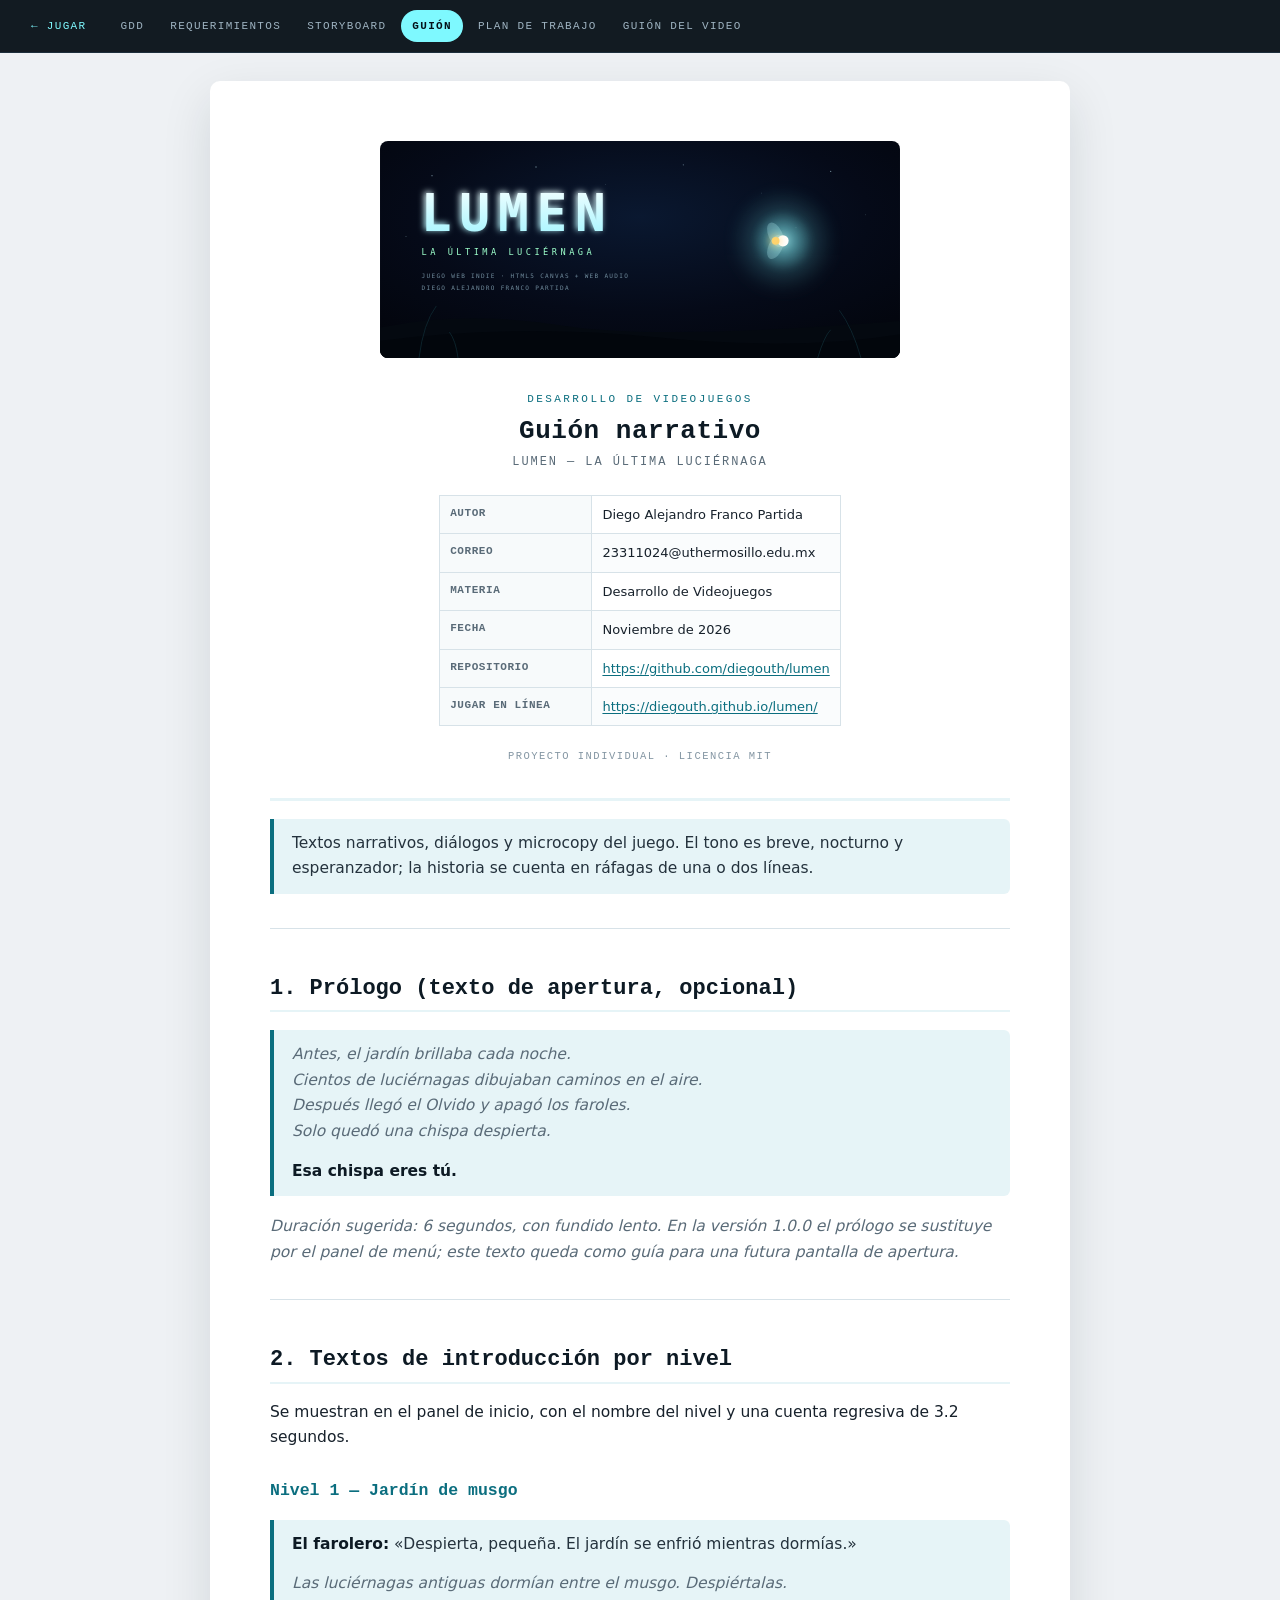
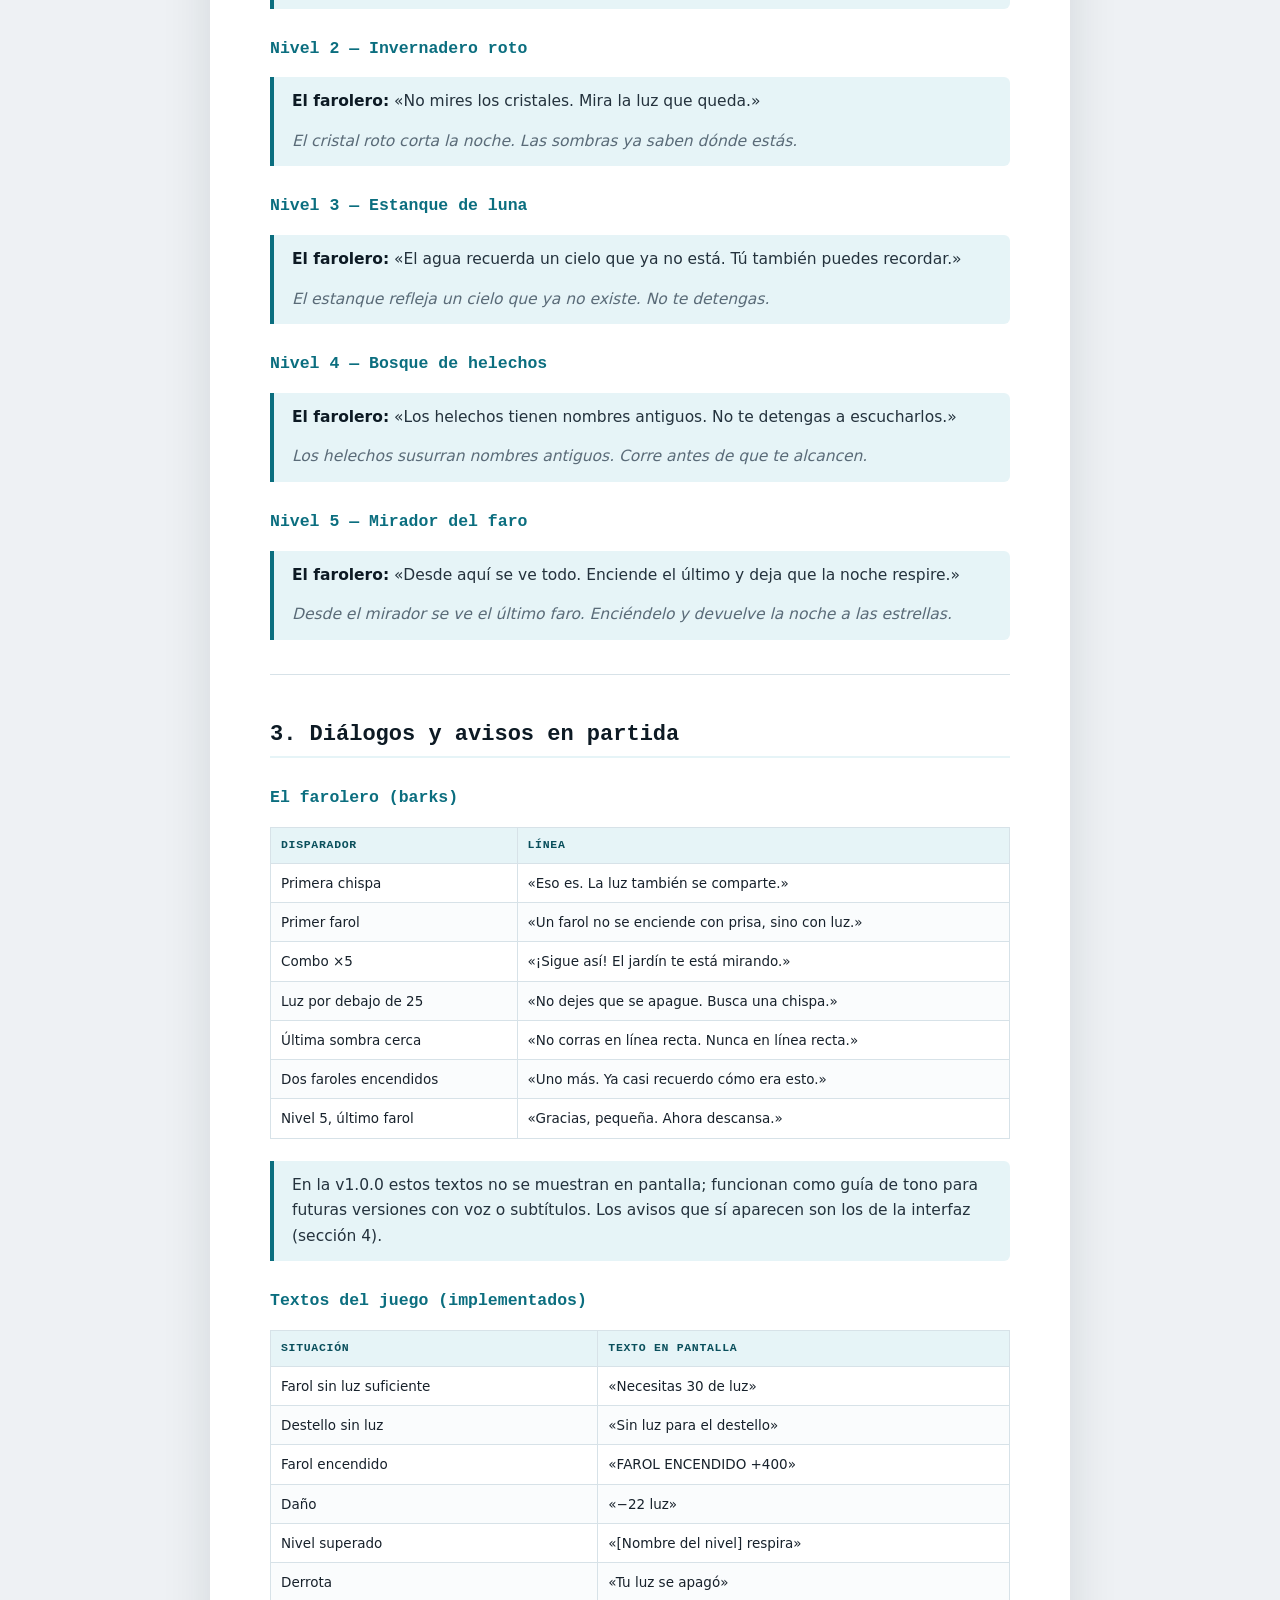
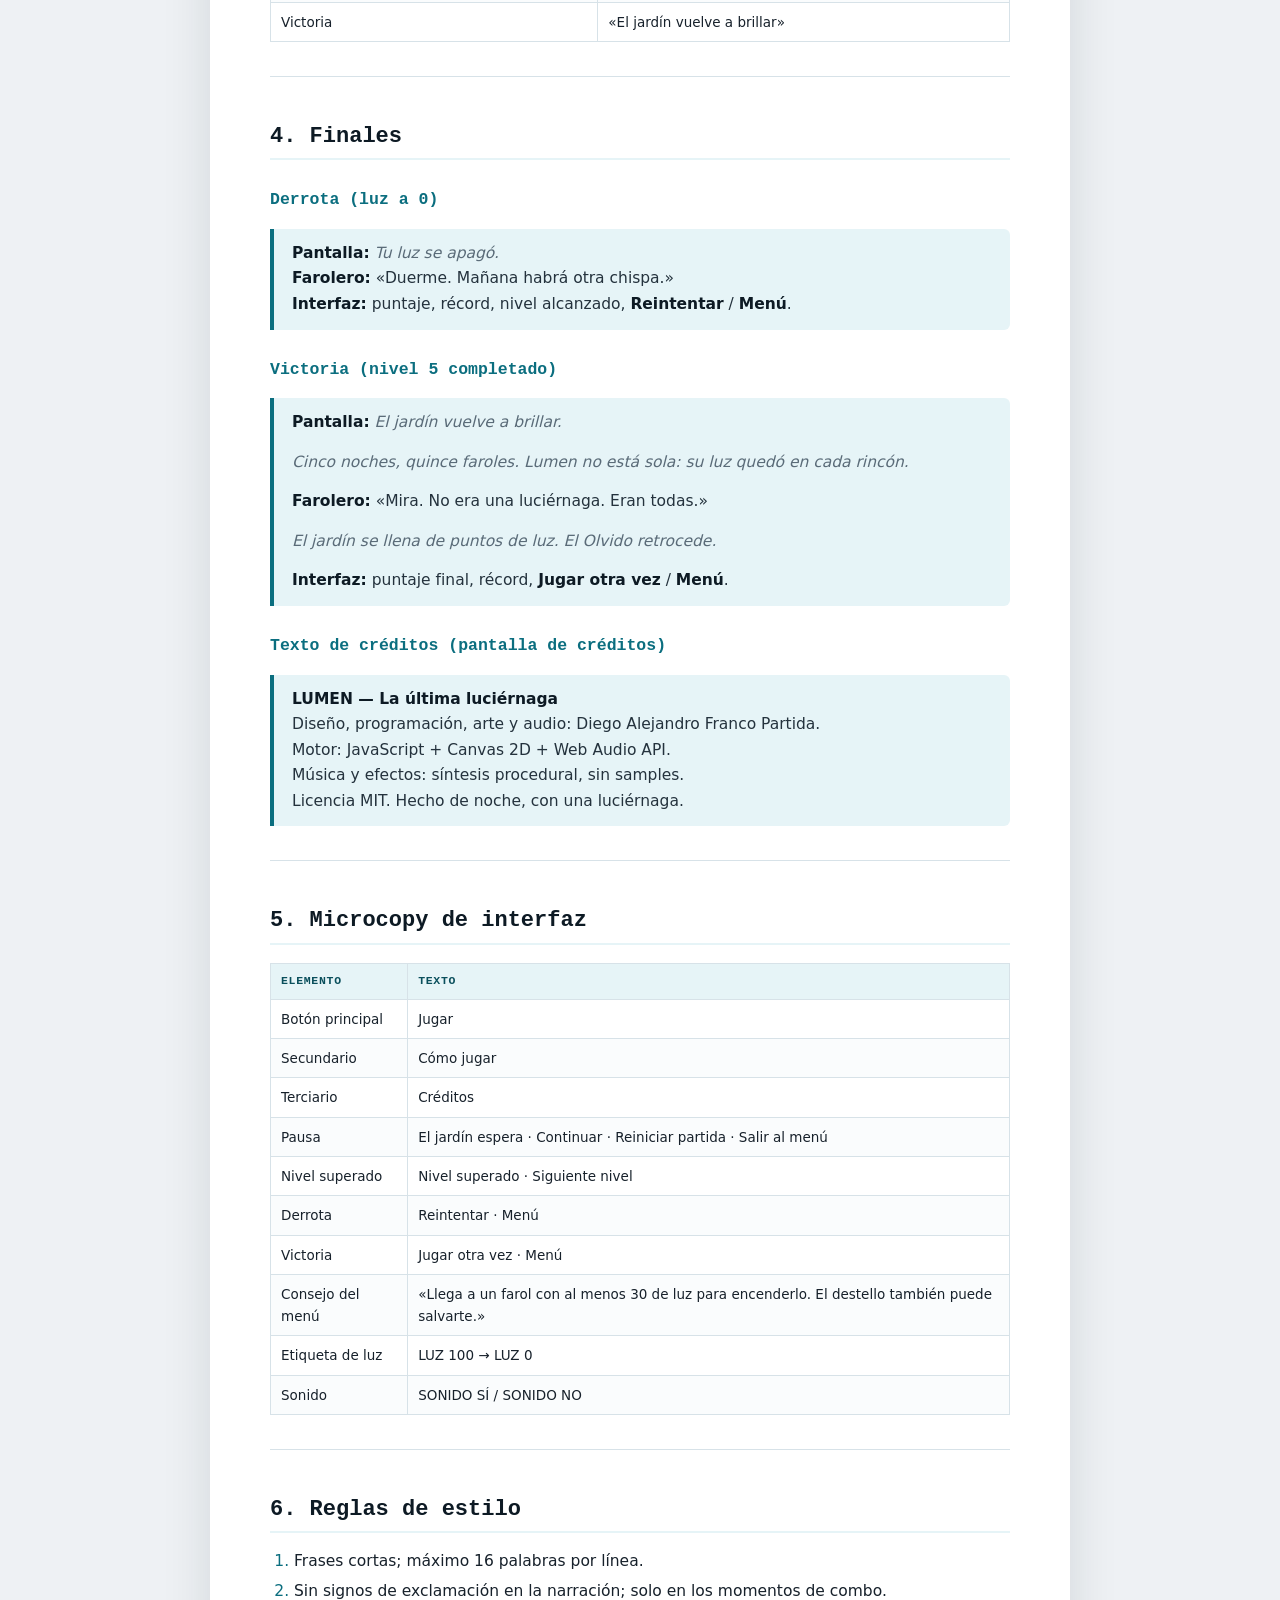
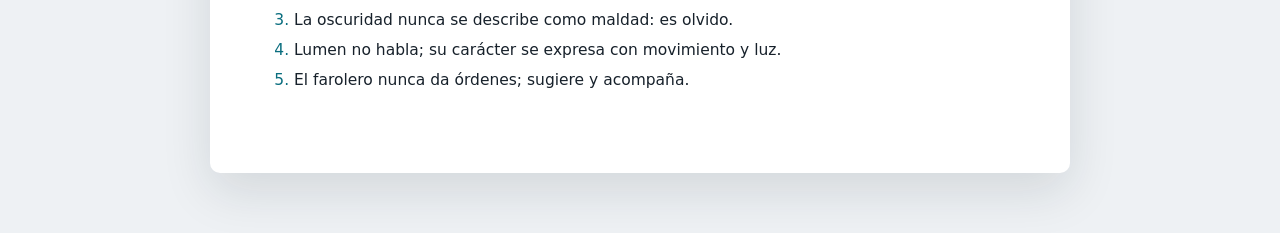
<file: docs/GUION.html>
<!DOCTYPE html>
<html lang="es">
<head>
<meta charset="utf-8">
<meta name="viewport" content="width=device-width, initial-scale=1">
<title>Guión narrativo · LUMEN</title>
<meta name="description" content="Prólogo, textos por nivel, diálogos, avisos, finales y reglas de estilo.">
<link rel="icon" href="../assets/favicon.svg" type="image/svg+xml">
<style>
:root {
  --ink: #17212b;
  --muted: #5a6b78;
  --faint: #8496a3;
  --accent: #0b6e7f;
  --accent-soft: #e6f4f7;
  --amber: #9a6b00;
  --line: #d7e2e8;
  --code-bg: #f4f7f9;
  --sans: "Segoe UI", system-ui, -apple-system, "Helvetica Neue", Arial, sans-serif;
  --mono: ui-monospace, SFMono-Regular, "SF Mono", Menlo, Consolas, "Liberation Mono", monospace;
}
* { box-sizing: border-box; }
html { -webkit-text-size-adjust: 100%; }
body {
  margin: 0;
  background: #eef1f4;
  color: var(--ink);
  font-family: var(--sans);
  font-size: 15.5px;
  line-height: 1.65;
}
.doc-nav {
  position: sticky;
  top: 0;
  z-index: 10;
  display: flex;
  flex-wrap: wrap;
  align-items: center;
  gap: 4px;
  padding: 10px 20px;
  background: rgba(9, 18, 26, 0.96);
  border-bottom: 1px solid #1d2f3c;
  backdrop-filter: blur(8px);
}
.doc-nav a {
  color: #9fb4c2;
  text-decoration: none;
  font-family: var(--mono);
  font-size: 11px;
  letter-spacing: 0.12em;
  text-transform: uppercase;
  padding: 6px 10px;
  border-radius: 999px;
  border: 1px solid transparent;
  white-space: nowrap;
}
.doc-nav a:hover { color: #7ef9ff; border-color: rgba(126, 249, 255, 0.35); }
.doc-nav a.active { color: #04121a; background: #7ef9ff; font-weight: 700; }
.doc-nav a.back { color: #7ef9ff; margin-right: 8px; }

.page {
  max-width: 860px;
  margin: 28px auto 60px;
  padding: 52px 60px 64px;
  background: #fff;
  border-radius: 10px;
  box-shadow: 0 18px 50px rgba(15, 32, 45, 0.12);
}

h1, h2, h3, h4 {
  font-family: var(--mono);
  line-height: 1.25;
  color: #0d1a24;
}
h1 { font-size: 30px; letter-spacing: 0.02em; margin: 0 0 26px; }
h2 {
  font-size: 22px;
  margin: 46px 0 16px;
  padding-bottom: 8px;
  border-bottom: 2px solid var(--accent-soft);
}
h3 { font-size: 16.5px; margin: 30px 0 10px; color: var(--accent); }
h4 { font-size: 14px; margin: 22px 0 8px; color: var(--muted); letter-spacing: 0.06em; text-transform: uppercase; }
p { margin: 0 0 14px; }
a { color: var(--accent); text-decoration: underline; text-underline-offset: 2px; }
a:hover { color: #064d59; }
strong { color: #0d1a24; }
em { color: var(--muted); }
ul, ol { margin: 0 0 16px; padding-left: 24px; }
li { margin: 4px 0; }
li::marker { color: var(--accent); }
hr { border: 0; border-top: 1px solid var(--line); margin: 34px 0; }
blockquote {
  margin: 18px 0;
  padding: 12px 18px;
  border-left: 4px solid var(--accent);
  background: var(--accent-soft);
  border-radius: 0 6px 6px 0;
  color: #24323d;
}
blockquote p:last-child { margin-bottom: 0; }
code {
  font-family: var(--mono);
  font-size: 0.86em;
  background: var(--code-bg);
  border: 1px solid var(--line);
  border-radius: 4px;
  padding: 1px 5px;
  color: #0a4f5c;
}
pre {
  margin: 18px 0;
  padding: 16px 18px;
  background: #0d1a24;
  border-radius: 8px;
  overflow-x: auto;
  line-height: 1.5;
}
pre code {
  background: none;
  border: 0;
  padding: 0;
  color: #cfeefa;
  font-size: 12.5px;
}
table {
  width: 100%;
  border-collapse: collapse;
  margin: 18px 0 22px;
  font-size: 13.5px;
}
th, td {
  border: 1px solid var(--line);
  padding: 8px 10px;
  text-align: left;
  vertical-align: top;
}
thead th {
  background: var(--accent-soft);
  color: #0a4f5c;
  font-family: var(--mono);
  font-size: 11.5px;
  letter-spacing: 0.06em;
  text-transform: uppercase;
}
tbody tr:nth-child(even) { background: #fafcfd; }
img { max-width: 100%; height: auto; }
p[align="center"] img { display: inline-block; }

/* Portada */
.cover {
  text-align: center;
  padding: 8px 0 32px;
  border-bottom: 3px solid var(--accent-soft);
  margin-bottom: 10px;
}
.cover-logo { width: 100%; max-width: 520px; border-radius: 8px; }
.cover-kicker {
  margin: 24px 0 6px;
  font-family: var(--mono);
  font-size: 11px;
  letter-spacing: 0.22em;
  text-transform: uppercase;
  color: var(--accent);
}
.cover-title { margin: 0 0 6px; font-size: 26px; }
.cover-project {
  margin: 0 0 22px;
  font-family: var(--mono);
  font-size: 12px;
  letter-spacing: 0.16em;
  text-transform: uppercase;
  color: var(--muted);
}
.cover-meta {
  width: auto;
  max-width: 520px;
  margin: 0 auto;
  font-size: 13px;
  text-align: left;
}
.cover-meta th {
  width: 38%;
  background: #f7fafb;
  font-family: var(--mono);
  font-size: 11px;
  letter-spacing: 0.05em;
  text-transform: uppercase;
  color: var(--muted);
}
.cover-foot {
  margin: 22px 0 0;
  font-family: var(--mono);
  font-size: 10.5px;
  letter-spacing: 0.14em;
  text-transform: uppercase;
  color: var(--faint);
}
/* Evita duplicar el título cuando ya lo muestra la portada */
.cover + .doc-body > h1:first-child { display: none; }

/* Índice de documentos */
.portfolio-intro { margin-bottom: 28px; }
.doc-grid {
  display: grid;
  grid-template-columns: repeat(auto-fill, minmax(250px, 1fr));
  gap: 14px;
  margin: 24px 0 0;
}
.doc-card {
  display: block;
  padding: 16px 18px;
  border: 1px solid var(--line);
  border-radius: 10px;
  text-decoration: none;
  color: inherit;
  background: #fbfdfe;
  transition: border-color 0.15s ease, box-shadow 0.15s ease, transform 0.15s ease;
}
.doc-card:hover {
  border-color: var(--accent);
  box-shadow: 0 8px 22px rgba(11, 110, 127, 0.12);
  transform: translateY(-2px);
}
.doc-card strong {
  display: block;
  font-family: var(--mono);
  font-size: 13px;
  letter-spacing: 0.04em;
  color: var(--accent);
  margin-bottom: 6px;
}
.doc-card > span { display: block; font-size: 12.5px; color: var(--muted); line-height: 1.5; }
.doc-card em {
  display: block;
  margin-top: 10px;
  font-family: var(--mono);
  font-size: 9.5px;
  letter-spacing: 0.14em;
  text-transform: uppercase;
  font-style: normal;
  color: var(--faint);
}
.doc-card .badge-pdf,
.doc-card .badge-docx {
  display: inline-block;
  margin-left: 6px;
  padding: 1px 6px;
  border-radius: 4px;
  font-family: var(--mono);
  font-size: 9px;
  font-weight: 400;
  letter-spacing: 0.1em;
  vertical-align: middle;
}
.doc-card .badge-pdf { background: #fdecec; color: #a33; }
.doc-card .badge-docx { background: #eaf1fb; color: #1b4f9c; }
.downloads { margin-top: 38px; }
.downloads table { font-size: 12.5px; }
.downloads td:first-child { font-weight: 600; }
.downloads .fmt a {
  display: inline-block;
  margin-right: 10px;
  font-family: var(--mono);
  font-size: 9.5px;
  letter-spacing: 0.1em;
  text-transform: uppercase;
  text-decoration: none;
  padding: 2px 7px;
  border: 1px solid var(--line);
  border-radius: 4px;
}
.downloads .fmt a:hover { border-color: var(--accent); background: var(--accent-soft); }

.foot-note {
  margin-top: 40px;
  padding-top: 18px;
  border-top: 1px solid var(--line);
  font-family: var(--mono);
  font-size: 10.5px;
  letter-spacing: 0.1em;
  color: var(--faint);
  text-transform: uppercase;
}

/* Impresión / PDF */
@media print {
  @page { size: A4; margin: 17mm 15mm 18mm; }
  body { background: #fff; font-size: 10.5pt; line-height: 1.5; }
  .doc-nav { display: none !important; }
  .page {
    max-width: none;
    margin: 0;
    padding: 0;
    box-shadow: none;
    border-radius: 0;
  }
  h2 { page-break-after: avoid; break-after: avoid; margin-top: 26px; }
  h3 { page-break-after: avoid; break-after: avoid; }
  pre, img, blockquote { page-break-inside: avoid; break-inside: avoid; }
  table { page-break-inside: auto; break-inside: auto; }
  thead { display: table-header-group; }
  tr { page-break-inside: avoid; break-inside: avoid; }
  pre { background: #f4f7f9; border: 1px solid var(--line); }
  pre code { color: #17212b; font-size: 9pt; }
  a { color: var(--accent); }
  .cover { page-break-after: always; break-after: page; }
  .doc-card { box-shadow: none; }
}

@media (max-width: 720px) {
  .page { margin: 0; border-radius: 0; padding: 26px 20px 44px; box-shadow: none; }
  .doc-nav { padding: 8px 10px; }
  body { font-size: 15px; }
  h1 { font-size: 25px; }
  h2 { font-size: 20px; }
  table { font-size: 12px; }
  th, td { padding: 6px 7px; }
}
</style>
</head>
<body class="">
<nav class="doc-nav" aria-label="Documentos"><a href="../index.html" class="back">← Jugar</a><a href="GDD.html">GDD</a><a href="REQUERIMIENTOS.html">Requerimientos</a><a href="STORYBOARD.html">Storyboard</a><a href="GUION.html" class="active" aria-current="page">Guión</a><a href="PLAN-DE-TRABAJO.html">Plan de trabajo</a><a href="VIDEO.html">Guión del video</a></nav>
<main class="page">

  <header class="cover">
    <img class="cover-logo" src="../assets/splash.svg" alt="LUMEN — La última luciérnaga">
    <p class="cover-kicker">Desarrollo de Videojuegos</p>
    <h1 class="cover-title">Guión narrativo</h1>
    <p class="cover-project">LUMEN — La última luciérnaga</p>
    <table class="cover-meta">
      <tr><th>Autor</th><td>Diego Alejandro Franco Partida</td></tr>
      <tr><th>Correo</th><td>23311024@uthermosillo.edu.mx</td></tr>
      <tr><th>Materia</th><td>Desarrollo de Videojuegos</td></tr>
      <tr><th>Fecha</th><td>Noviembre de 2026</td></tr>
      <tr><th>Repositorio</th><td><a href="https://github.com/diegouth/lumen">https://github.com/diegouth/lumen</a></td></tr>
      <tr><th>Jugar en línea</th><td><a href="https://diegouth.github.io/lumen/">https://diegouth.github.io/lumen/</a></td></tr>
    </table>
    <p class="cover-foot">Proyecto individual · Licencia MIT</p>
  </header><article class="doc-body"><h1>Guión — LUMEN</h1>
<blockquote>
<p>Textos narrativos, diálogos y microcopy del juego. El tono es breve, nocturno y esperanzador; la historia se cuenta en ráfagas de una o dos líneas.</p>
</blockquote>
<hr>
<h2>1. Prólogo (texto de apertura, opcional)</h2>
<blockquote>
<p><em>Antes, el jardín brillaba cada noche.</em><br><em>Cientos de luciérnagas dibujaban caminos en el aire.</em><br><em>Después llegó el Olvido y apagó los faroles.</em><br><em>Solo quedó una chispa despierta.</em></p>
<p><strong>Esa chispa eres tú.</strong></p>
</blockquote>
<p><em>Duración sugerida: 6 segundos, con fundido lento. En la versión 1.0.0 el prólogo se sustituye por el panel de menú; este texto queda como guía para una futura pantalla de apertura.</em></p>
<hr>
<h2>2. Textos de introducción por nivel</h2>
<p>Se muestran en el panel de inicio, con el nombre del nivel y una cuenta regresiva de 3.2 segundos.</p>
<h3>Nivel 1 — Jardín de musgo</h3>
<blockquote>
<p><strong>El farolero:</strong> «Despierta, pequeña. El jardín se enfrió mientras dormías.»</p>
<p><em>Las luciérnagas antiguas dormían entre el musgo. Despiértalas.</em></p>
</blockquote>
<h3>Nivel 2 — Invernadero roto</h3>
<blockquote>
<p><strong>El farolero:</strong> «No mires los cristales. Mira la luz que queda.»</p>
<p><em>El cristal roto corta la noche. Las sombras ya saben dónde estás.</em></p>
</blockquote>
<h3>Nivel 3 — Estanque de luna</h3>
<blockquote>
<p><strong>El farolero:</strong> «El agua recuerda un cielo que ya no está. Tú también puedes recordar.»</p>
<p><em>El estanque refleja un cielo que ya no existe. No te detengas.</em></p>
</blockquote>
<h3>Nivel 4 — Bosque de helechos</h3>
<blockquote>
<p><strong>El farolero:</strong> «Los helechos tienen nombres antiguos. No te detengas a escucharlos.»</p>
<p><em>Los helechos susurran nombres antiguos. Corre antes de que te alcancen.</em></p>
</blockquote>
<h3>Nivel 5 — Mirador del faro</h3>
<blockquote>
<p><strong>El farolero:</strong> «Desde aquí se ve todo. Enciende el último y deja que la noche respire.»</p>
<p><em>Desde el mirador se ve el último faro. Enciéndelo y devuelve la noche a las estrellas.</em></p>
</blockquote>
<hr>
<h2>3. Diálogos y avisos en partida</h2>
<h3>El farolero (barks)</h3>
<table>
<thead>
<tr>
<th>Disparador</th>
<th>Línea</th>
</tr>
</thead>
<tbody><tr>
<td>Primera chispa</td>
<td>«Eso es. La luz también se comparte.»</td>
</tr>
<tr>
<td>Primer farol</td>
<td>«Un farol no se enciende con prisa, sino con luz.»</td>
</tr>
<tr>
<td>Combo ×5</td>
<td>«¡Sigue así! El jardín te está mirando.»</td>
</tr>
<tr>
<td>Luz por debajo de 25</td>
<td>«No dejes que se apague. Busca una chispa.»</td>
</tr>
<tr>
<td>Última sombra cerca</td>
<td>«No corras en línea recta. Nunca en línea recta.»</td>
</tr>
<tr>
<td>Dos faroles encendidos</td>
<td>«Uno más. Ya casi recuerdo cómo era esto.»</td>
</tr>
<tr>
<td>Nivel 5, último farol</td>
<td>«Gracias, pequeña. Ahora descansa.»</td>
</tr>
</tbody></table>
<blockquote>
<p>En la v1.0.0 estos textos no se muestran en pantalla; funcionan como guía de tono para futuras versiones con voz o subtítulos. Los avisos que sí aparecen son los de la interfaz (sección 4).</p>
</blockquote>
<h3>Textos del juego (implementados)</h3>
<table>
<thead>
<tr>
<th>Situación</th>
<th>Texto en pantalla</th>
</tr>
</thead>
<tbody><tr>
<td>Farol sin luz suficiente</td>
<td>«Necesitas 30 de luz»</td>
</tr>
<tr>
<td>Destello sin luz</td>
<td>«Sin luz para el destello»</td>
</tr>
<tr>
<td>Farol encendido</td>
<td>«FAROL ENCENDIDO +400»</td>
</tr>
<tr>
<td>Daño</td>
<td>«−22 luz»</td>
</tr>
<tr>
<td>Nivel superado</td>
<td>«[Nombre del nivel] respira»</td>
</tr>
<tr>
<td>Derrota</td>
<td>«Tu luz se apagó»</td>
</tr>
<tr>
<td>Victoria</td>
<td>«El jardín vuelve a brillar»</td>
</tr>
</tbody></table>
<hr>
<h2>4. Finales</h2>
<h3>Derrota (luz a 0)</h3>
<blockquote>
<p><strong>Pantalla:</strong> <em>Tu luz se apagó.</em><br><strong>Farolero:</strong> «Duerme. Mañana habrá otra chispa.»<br><strong>Interfaz:</strong> puntaje, récord, nivel alcanzado, <strong>Reintentar</strong> / <strong>Menú</strong>.</p>
</blockquote>
<h3>Victoria (nivel 5 completado)</h3>
<blockquote>
<p><strong>Pantalla:</strong> <em>El jardín vuelve a brillar.</em></p>
<p><em>Cinco noches, quince faroles. Lumen no está sola: su luz quedó en cada rincón.</em></p>
<p><strong>Farolero:</strong> «Mira. No era una luciérnaga. Eran todas.»</p>
<p><em>El jardín se llena de puntos de luz. El Olvido retrocede.</em></p>
<p><strong>Interfaz:</strong> puntaje final, récord, <strong>Jugar otra vez</strong> / <strong>Menú</strong>.</p>
</blockquote>
<h3>Texto de créditos (pantalla de créditos)</h3>
<blockquote>
<p><strong>LUMEN — La última luciérnaga</strong><br>Diseño, programación, arte y audio: Diego Alejandro Franco Partida.<br>Motor: JavaScript + Canvas 2D + Web Audio API.<br>Música y efectos: síntesis procedural, sin samples.<br>Licencia MIT. Hecho de noche, con una luciérnaga.</p>
</blockquote>
<hr>
<h2>5. Microcopy de interfaz</h2>
<table>
<thead>
<tr>
<th>Elemento</th>
<th>Texto</th>
</tr>
</thead>
<tbody><tr>
<td>Botón principal</td>
<td>Jugar</td>
</tr>
<tr>
<td>Secundario</td>
<td>Cómo jugar</td>
</tr>
<tr>
<td>Terciario</td>
<td>Créditos</td>
</tr>
<tr>
<td>Pausa</td>
<td>El jardín espera · Continuar · Reiniciar partida · Salir al menú</td>
</tr>
<tr>
<td>Nivel superado</td>
<td>Nivel superado · Siguiente nivel</td>
</tr>
<tr>
<td>Derrota</td>
<td>Reintentar · Menú</td>
</tr>
<tr>
<td>Victoria</td>
<td>Jugar otra vez · Menú</td>
</tr>
<tr>
<td>Consejo del menú</td>
<td>«Llega a un farol con al menos 30 de luz para encenderlo. El destello también puede salvarte.»</td>
</tr>
<tr>
<td>Etiqueta de luz</td>
<td>LUZ 100 → LUZ 0</td>
</tr>
<tr>
<td>Sonido</td>
<td>SONIDO SÍ / SONIDO NO</td>
</tr>
</tbody></table>
<hr>
<h2>6. Reglas de estilo</h2>
<ol>
<li>Frases cortas; máximo 16 palabras por línea.</li>
<li>Sin signos de exclamación en la narración; solo en los momentos de combo.</li>
<li>La oscuridad nunca se describe como maldad: es olvido.</li>
<li>Lumen no habla; su carácter se expresa con movimiento y luz.</li>
<li>El farolero nunca da órdenes; sugiere y acompaña.</li>
</ol>
</article>
</main>
</body>
</html>
</file>
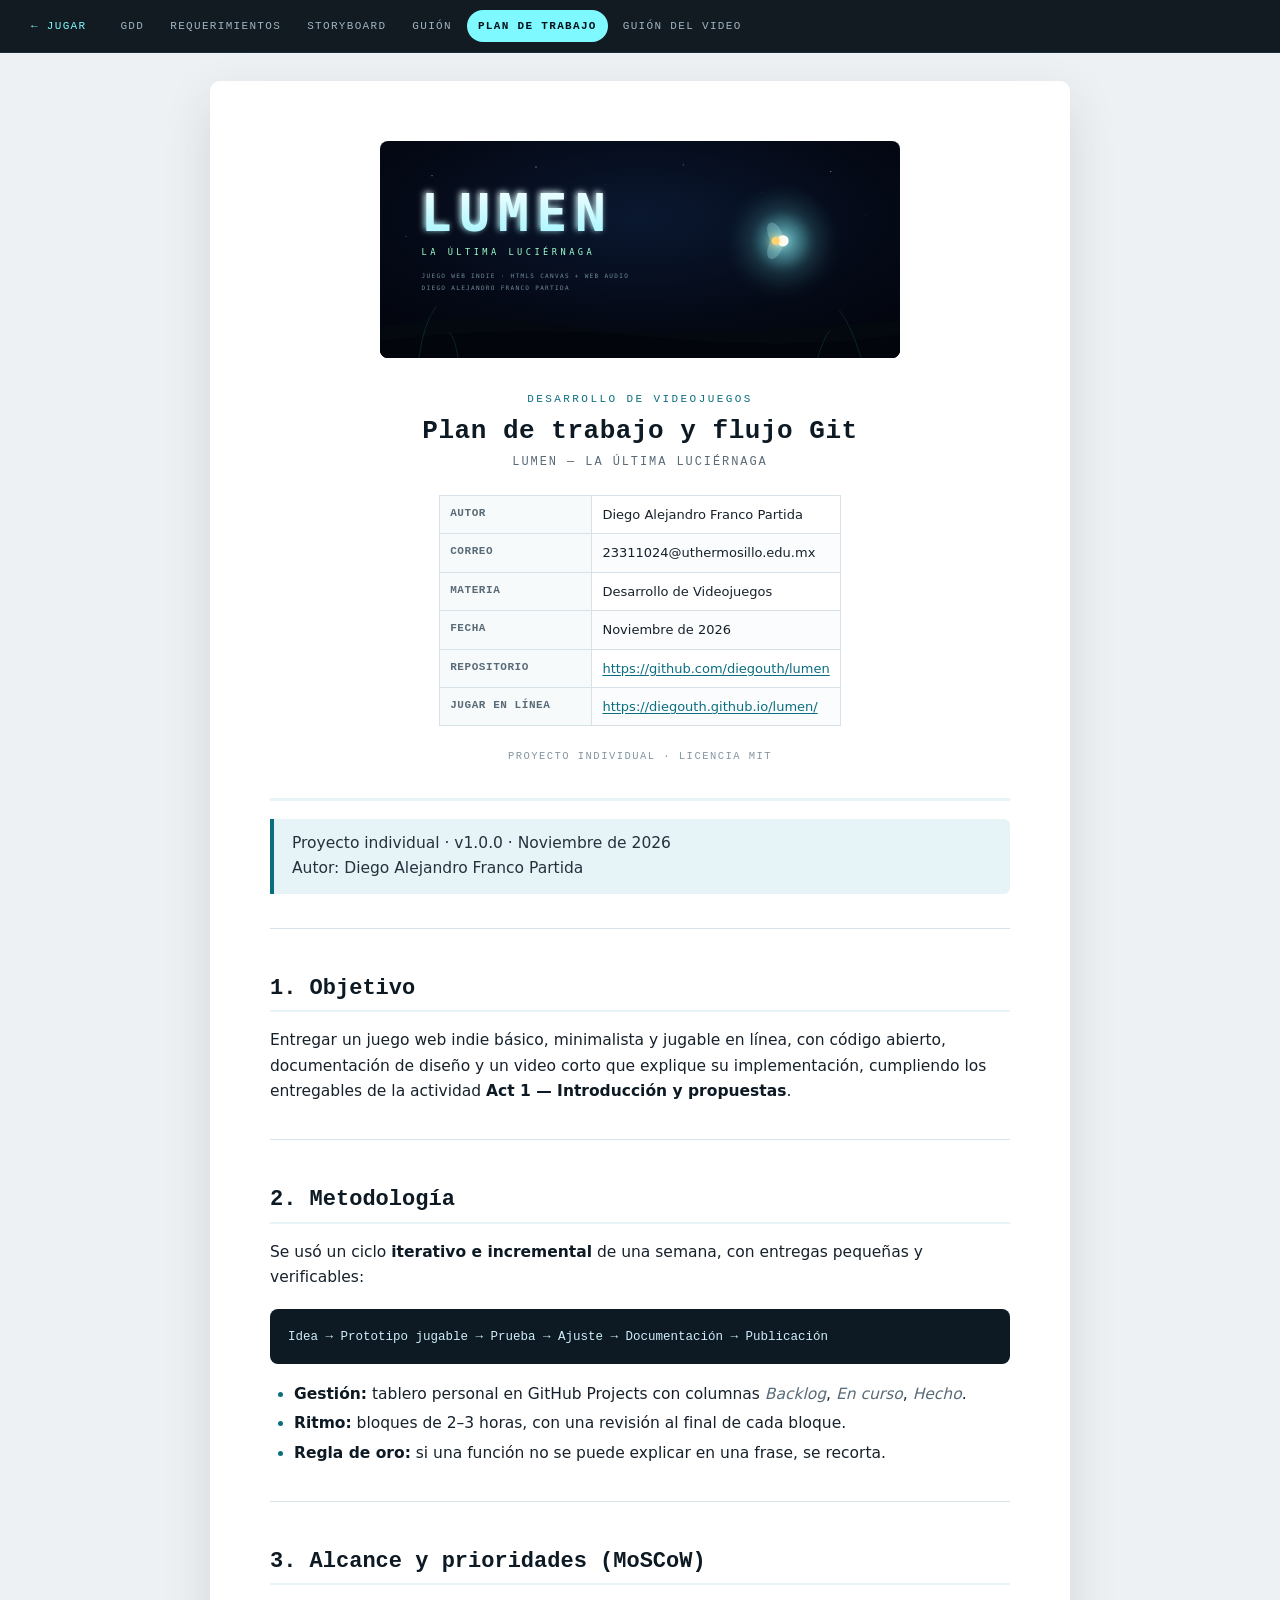
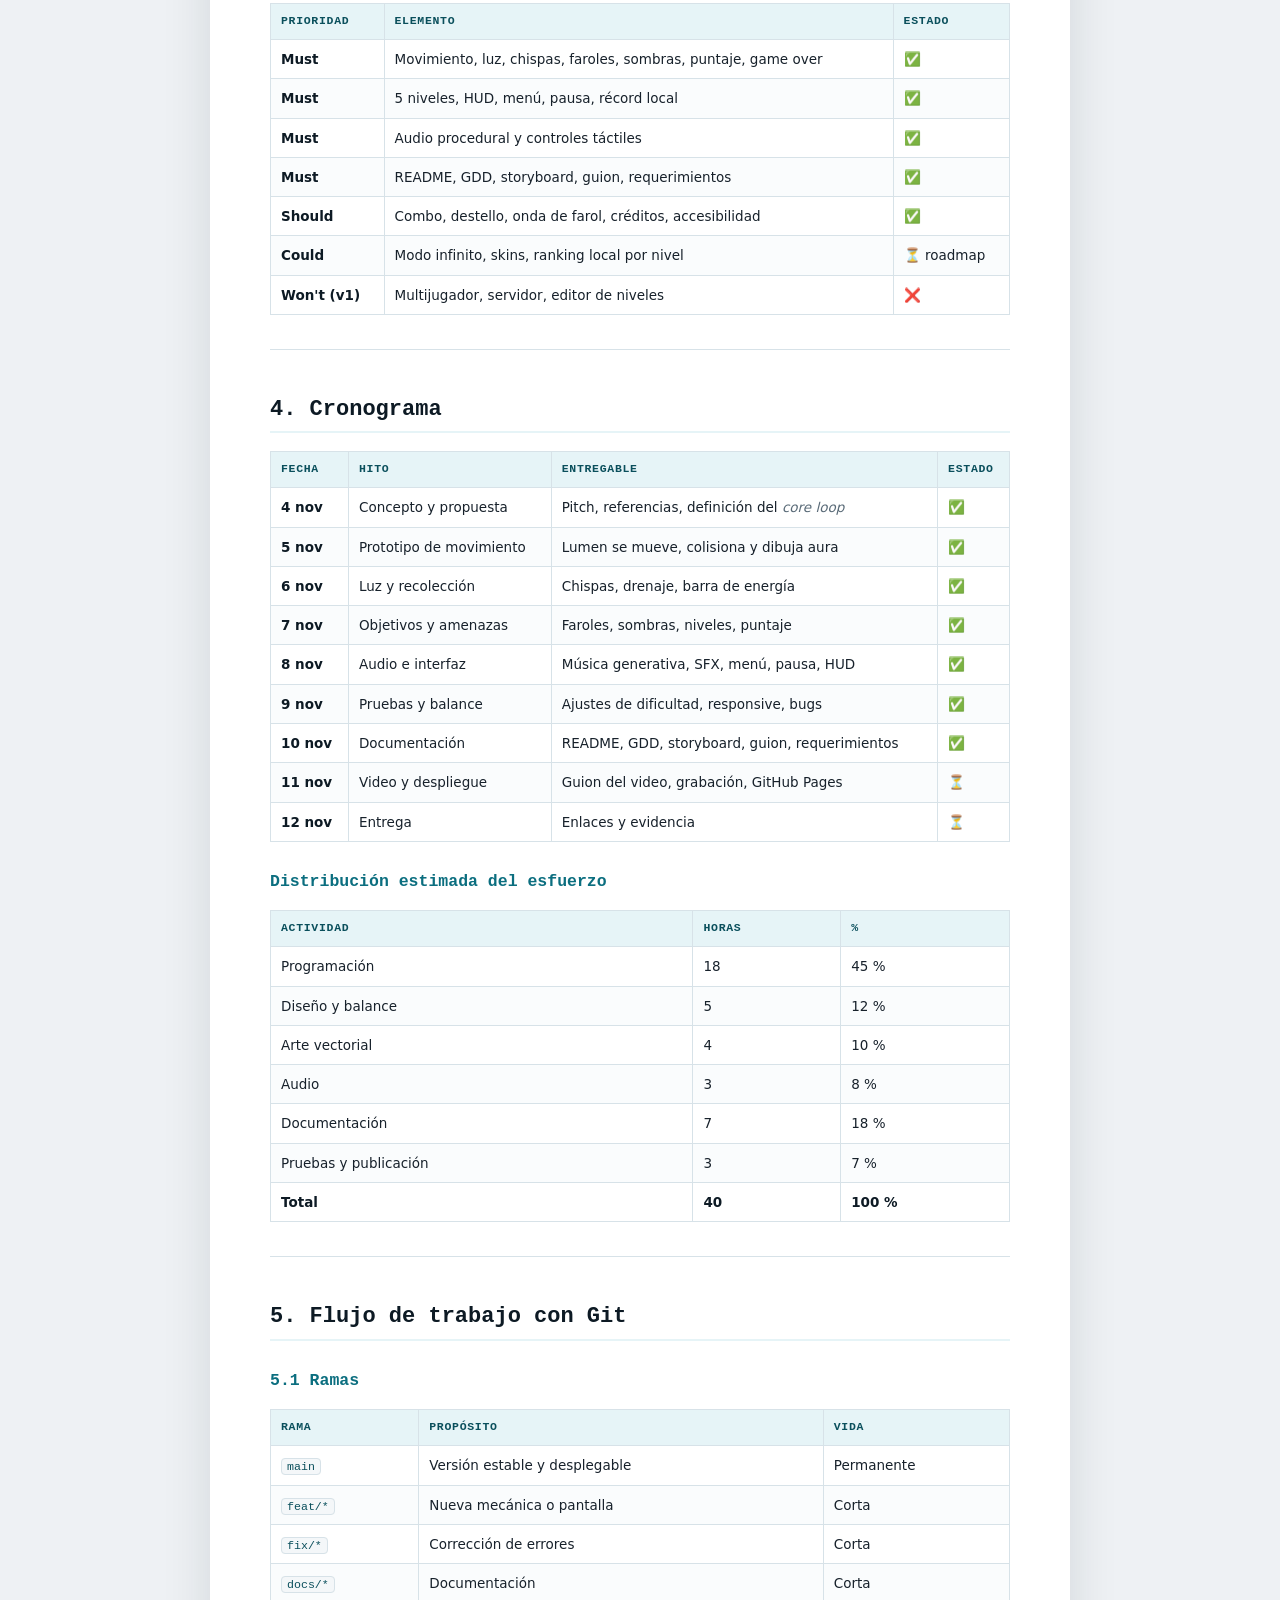
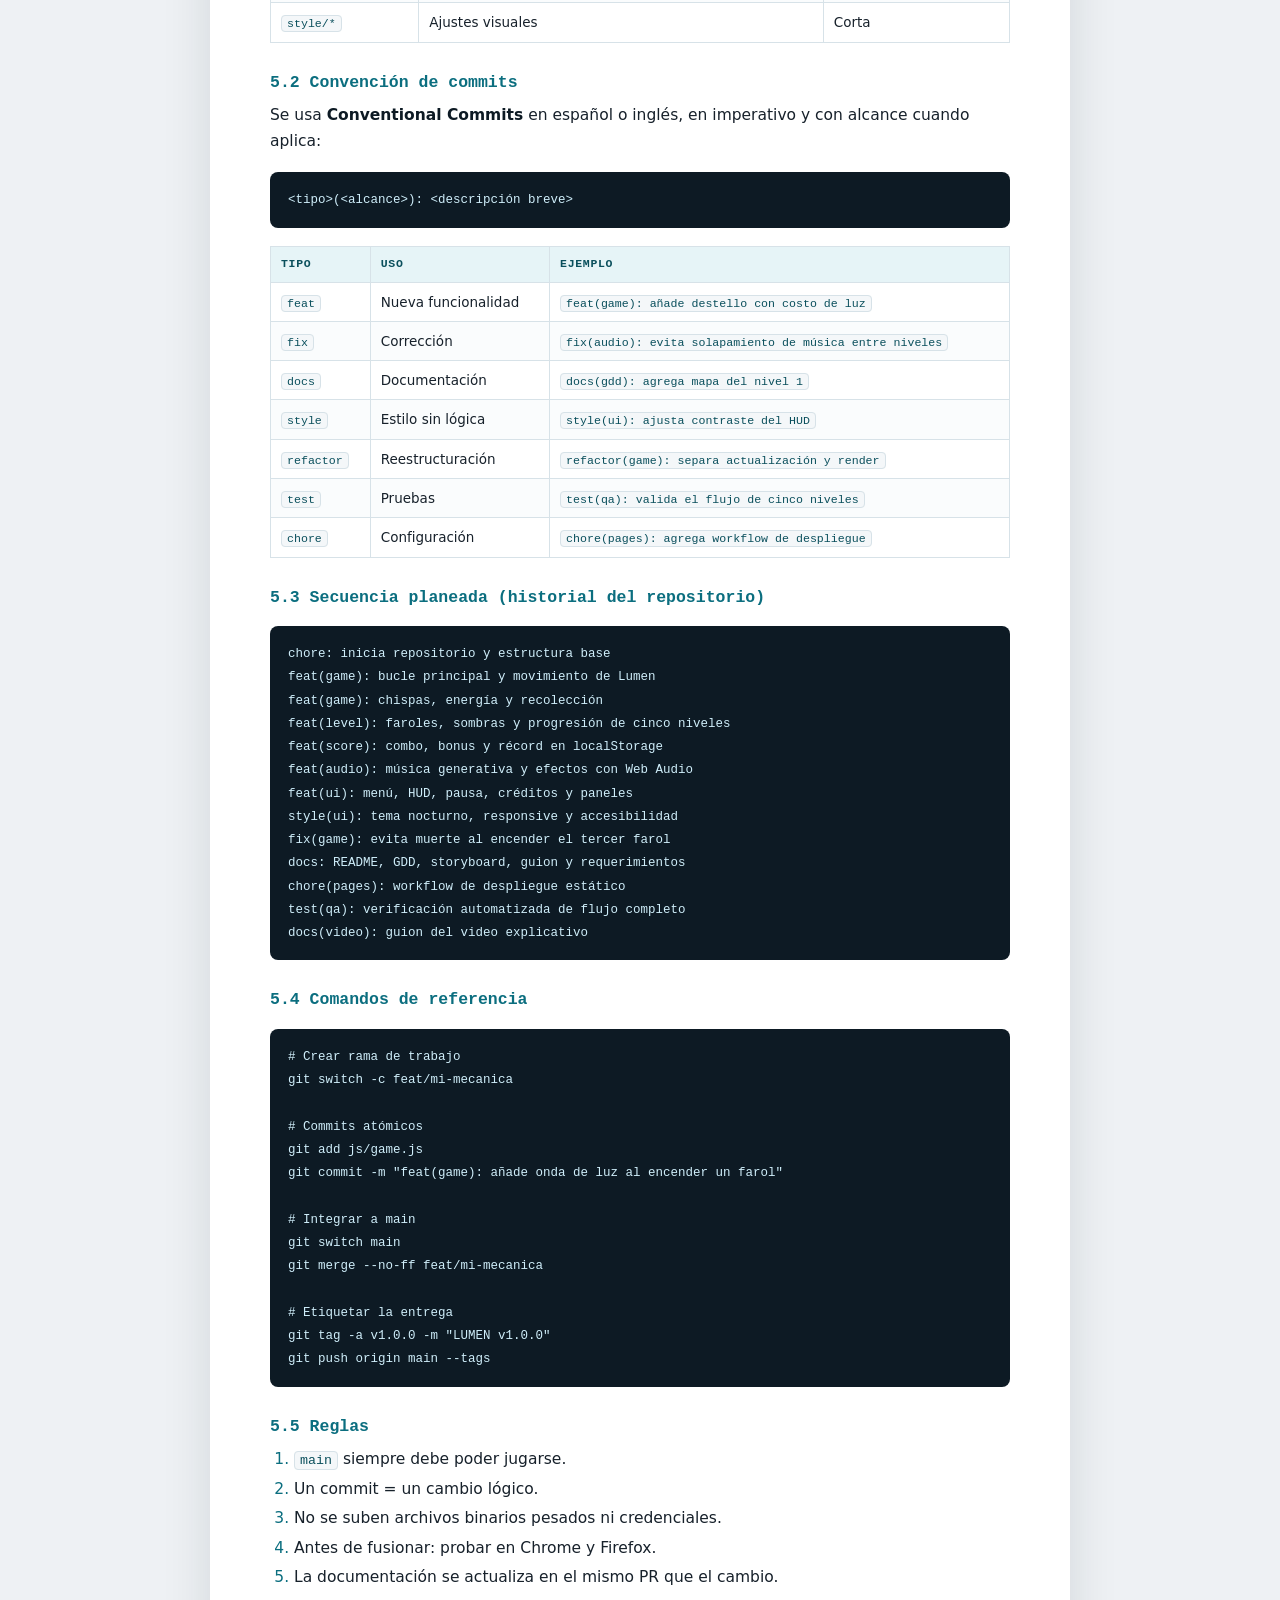
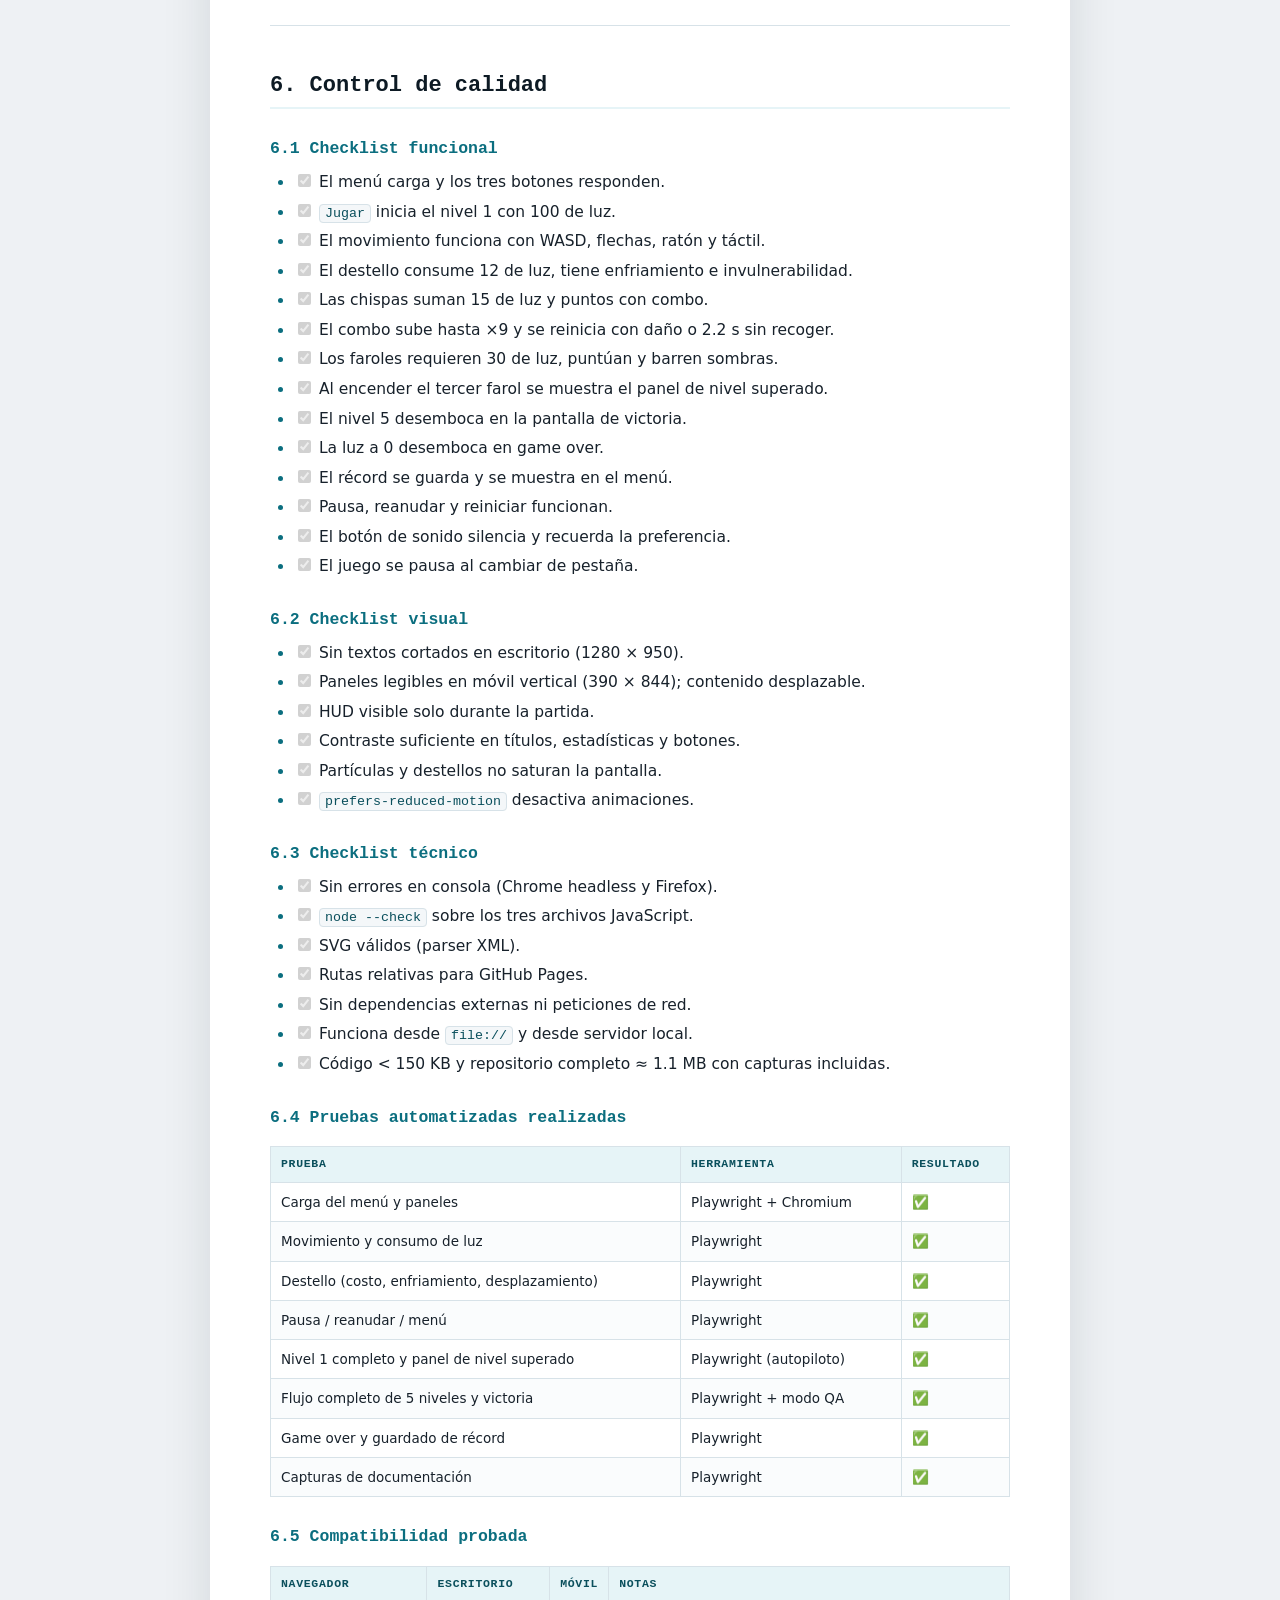
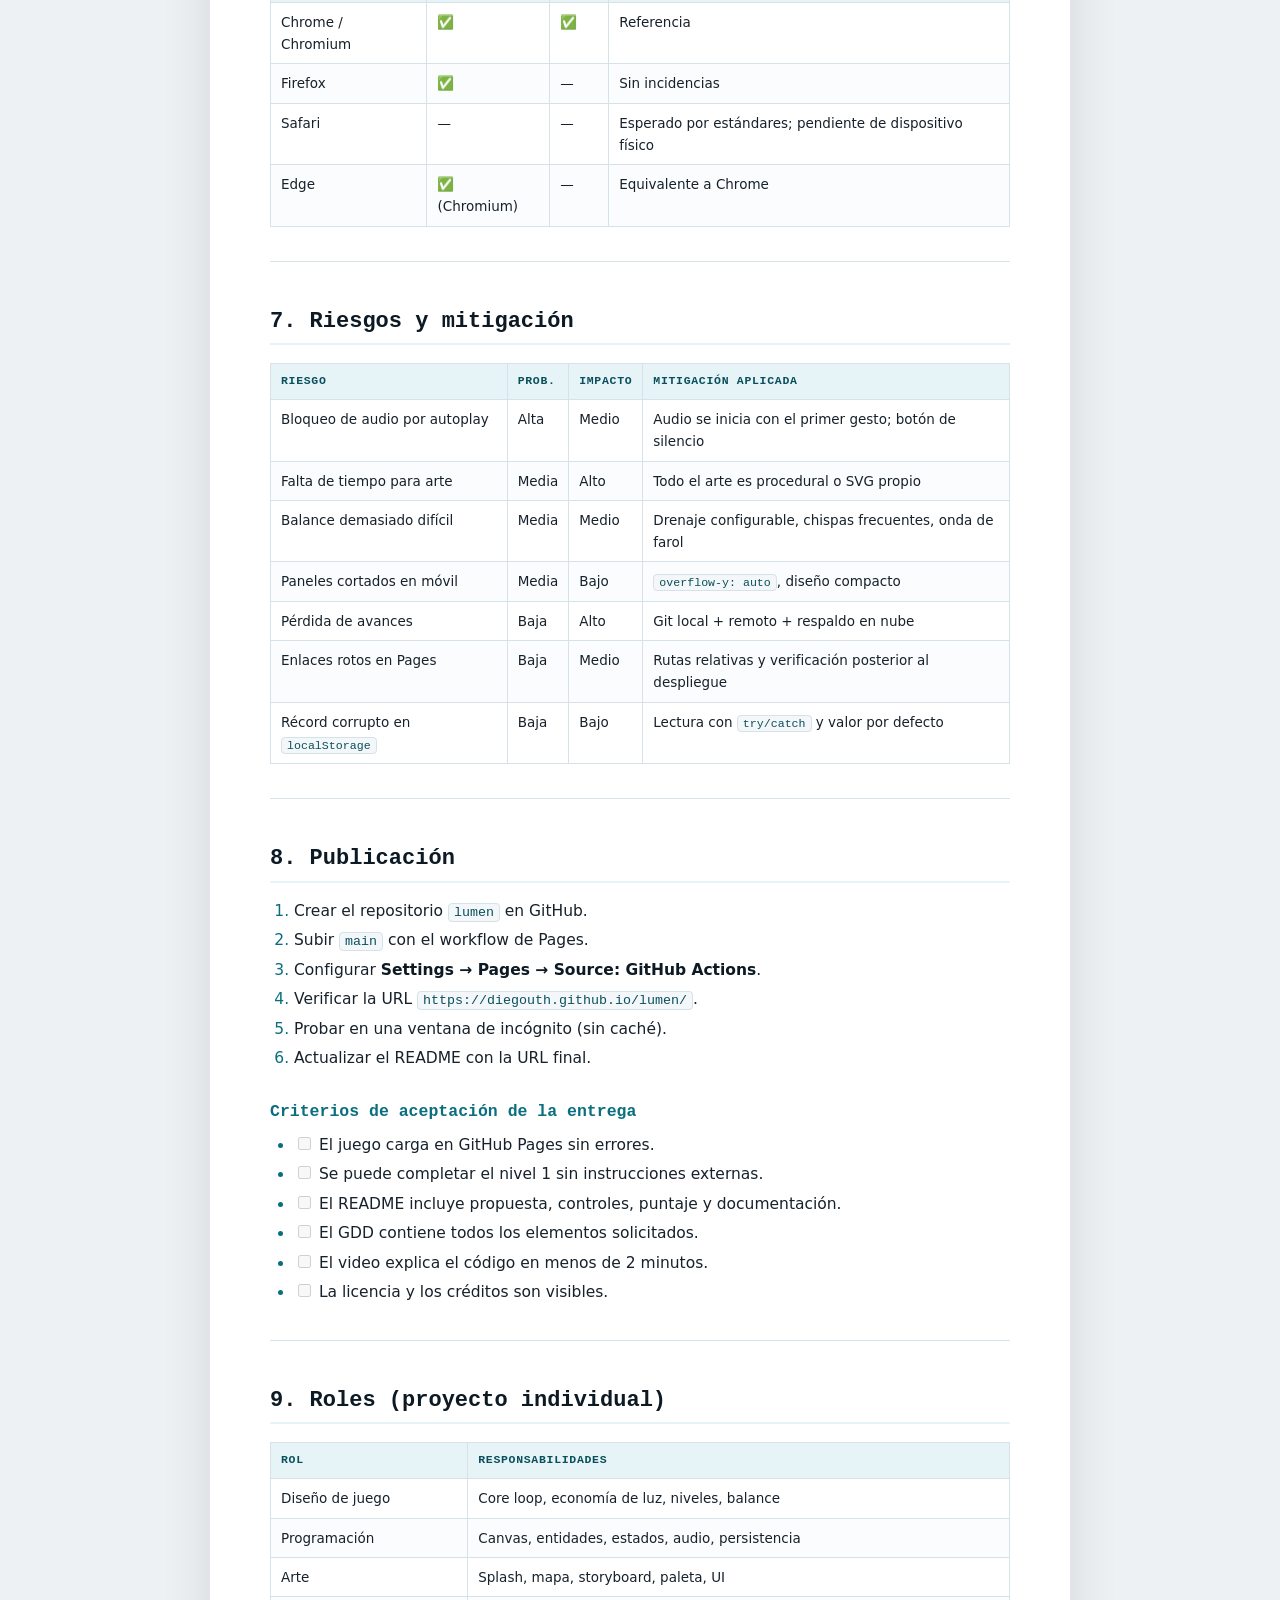
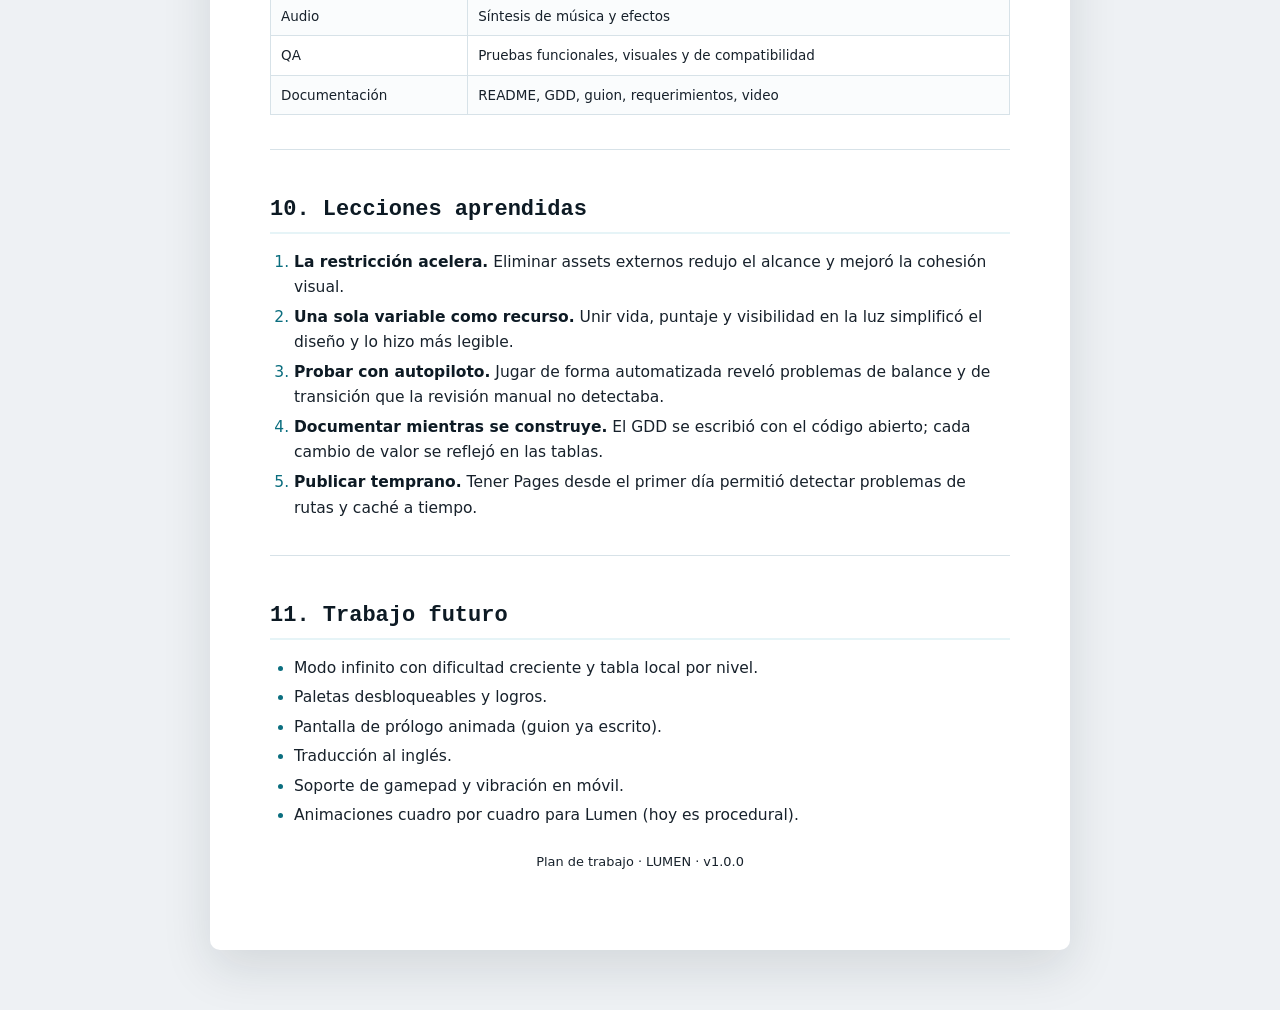
<file: docs/PLAN-DE-TRABAJO.html>
<!DOCTYPE html>
<html lang="es">
<head>
<meta charset="utf-8">
<meta name="viewport" content="width=device-width, initial-scale=1">
<title>Plan de trabajo y flujo Git · LUMEN</title>
<meta name="description" content="Cronograma, alcance MoSCoW, ramas, convenciones de commit, roles y control de calidad.">
<link rel="icon" href="../assets/favicon.svg" type="image/svg+xml">
<style>
:root {
  --ink: #17212b;
  --muted: #5a6b78;
  --faint: #8496a3;
  --accent: #0b6e7f;
  --accent-soft: #e6f4f7;
  --amber: #9a6b00;
  --line: #d7e2e8;
  --code-bg: #f4f7f9;
  --sans: "Segoe UI", system-ui, -apple-system, "Helvetica Neue", Arial, sans-serif;
  --mono: ui-monospace, SFMono-Regular, "SF Mono", Menlo, Consolas, "Liberation Mono", monospace;
}
* { box-sizing: border-box; }
html { -webkit-text-size-adjust: 100%; }
body {
  margin: 0;
  background: #eef1f4;
  color: var(--ink);
  font-family: var(--sans);
  font-size: 15.5px;
  line-height: 1.65;
}
.doc-nav {
  position: sticky;
  top: 0;
  z-index: 10;
  display: flex;
  flex-wrap: wrap;
  align-items: center;
  gap: 4px;
  padding: 10px 20px;
  background: rgba(9, 18, 26, 0.96);
  border-bottom: 1px solid #1d2f3c;
  backdrop-filter: blur(8px);
}
.doc-nav a {
  color: #9fb4c2;
  text-decoration: none;
  font-family: var(--mono);
  font-size: 11px;
  letter-spacing: 0.12em;
  text-transform: uppercase;
  padding: 6px 10px;
  border-radius: 999px;
  border: 1px solid transparent;
  white-space: nowrap;
}
.doc-nav a:hover { color: #7ef9ff; border-color: rgba(126, 249, 255, 0.35); }
.doc-nav a.active { color: #04121a; background: #7ef9ff; font-weight: 700; }
.doc-nav a.back { color: #7ef9ff; margin-right: 8px; }

.page {
  max-width: 860px;
  margin: 28px auto 60px;
  padding: 52px 60px 64px;
  background: #fff;
  border-radius: 10px;
  box-shadow: 0 18px 50px rgba(15, 32, 45, 0.12);
}

h1, h2, h3, h4 {
  font-family: var(--mono);
  line-height: 1.25;
  color: #0d1a24;
}
h1 { font-size: 30px; letter-spacing: 0.02em; margin: 0 0 26px; }
h2 {
  font-size: 22px;
  margin: 46px 0 16px;
  padding-bottom: 8px;
  border-bottom: 2px solid var(--accent-soft);
}
h3 { font-size: 16.5px; margin: 30px 0 10px; color: var(--accent); }
h4 { font-size: 14px; margin: 22px 0 8px; color: var(--muted); letter-spacing: 0.06em; text-transform: uppercase; }
p { margin: 0 0 14px; }
a { color: var(--accent); text-decoration: underline; text-underline-offset: 2px; }
a:hover { color: #064d59; }
strong { color: #0d1a24; }
em { color: var(--muted); }
ul, ol { margin: 0 0 16px; padding-left: 24px; }
li { margin: 4px 0; }
li::marker { color: var(--accent); }
hr { border: 0; border-top: 1px solid var(--line); margin: 34px 0; }
blockquote {
  margin: 18px 0;
  padding: 12px 18px;
  border-left: 4px solid var(--accent);
  background: var(--accent-soft);
  border-radius: 0 6px 6px 0;
  color: #24323d;
}
blockquote p:last-child { margin-bottom: 0; }
code {
  font-family: var(--mono);
  font-size: 0.86em;
  background: var(--code-bg);
  border: 1px solid var(--line);
  border-radius: 4px;
  padding: 1px 5px;
  color: #0a4f5c;
}
pre {
  margin: 18px 0;
  padding: 16px 18px;
  background: #0d1a24;
  border-radius: 8px;
  overflow-x: auto;
  line-height: 1.5;
}
pre code {
  background: none;
  border: 0;
  padding: 0;
  color: #cfeefa;
  font-size: 12.5px;
}
table {
  width: 100%;
  border-collapse: collapse;
  margin: 18px 0 22px;
  font-size: 13.5px;
}
th, td {
  border: 1px solid var(--line);
  padding: 8px 10px;
  text-align: left;
  vertical-align: top;
}
thead th {
  background: var(--accent-soft);
  color: #0a4f5c;
  font-family: var(--mono);
  font-size: 11.5px;
  letter-spacing: 0.06em;
  text-transform: uppercase;
}
tbody tr:nth-child(even) { background: #fafcfd; }
img { max-width: 100%; height: auto; }
p[align="center"] img { display: inline-block; }

/* Portada */
.cover {
  text-align: center;
  padding: 8px 0 32px;
  border-bottom: 3px solid var(--accent-soft);
  margin-bottom: 10px;
}
.cover-logo { width: 100%; max-width: 520px; border-radius: 8px; }
.cover-kicker {
  margin: 24px 0 6px;
  font-family: var(--mono);
  font-size: 11px;
  letter-spacing: 0.22em;
  text-transform: uppercase;
  color: var(--accent);
}
.cover-title { margin: 0 0 6px; font-size: 26px; }
.cover-project {
  margin: 0 0 22px;
  font-family: var(--mono);
  font-size: 12px;
  letter-spacing: 0.16em;
  text-transform: uppercase;
  color: var(--muted);
}
.cover-meta {
  width: auto;
  max-width: 520px;
  margin: 0 auto;
  font-size: 13px;
  text-align: left;
}
.cover-meta th {
  width: 38%;
  background: #f7fafb;
  font-family: var(--mono);
  font-size: 11px;
  letter-spacing: 0.05em;
  text-transform: uppercase;
  color: var(--muted);
}
.cover-foot {
  margin: 22px 0 0;
  font-family: var(--mono);
  font-size: 10.5px;
  letter-spacing: 0.14em;
  text-transform: uppercase;
  color: var(--faint);
}
/* Evita duplicar el título cuando ya lo muestra la portada */
.cover + .doc-body > h1:first-child { display: none; }

/* Índice de documentos */
.portfolio-intro { margin-bottom: 28px; }
.doc-grid {
  display: grid;
  grid-template-columns: repeat(auto-fill, minmax(250px, 1fr));
  gap: 14px;
  margin: 24px 0 0;
}
.doc-card {
  display: block;
  padding: 16px 18px;
  border: 1px solid var(--line);
  border-radius: 10px;
  text-decoration: none;
  color: inherit;
  background: #fbfdfe;
  transition: border-color 0.15s ease, box-shadow 0.15s ease, transform 0.15s ease;
}
.doc-card:hover {
  border-color: var(--accent);
  box-shadow: 0 8px 22px rgba(11, 110, 127, 0.12);
  transform: translateY(-2px);
}
.doc-card strong {
  display: block;
  font-family: var(--mono);
  font-size: 13px;
  letter-spacing: 0.04em;
  color: var(--accent);
  margin-bottom: 6px;
}
.doc-card > span { display: block; font-size: 12.5px; color: var(--muted); line-height: 1.5; }
.doc-card em {
  display: block;
  margin-top: 10px;
  font-family: var(--mono);
  font-size: 9.5px;
  letter-spacing: 0.14em;
  text-transform: uppercase;
  font-style: normal;
  color: var(--faint);
}
.doc-card .badge-pdf,
.doc-card .badge-docx {
  display: inline-block;
  margin-left: 6px;
  padding: 1px 6px;
  border-radius: 4px;
  font-family: var(--mono);
  font-size: 9px;
  font-weight: 400;
  letter-spacing: 0.1em;
  vertical-align: middle;
}
.doc-card .badge-pdf { background: #fdecec; color: #a33; }
.doc-card .badge-docx { background: #eaf1fb; color: #1b4f9c; }
.downloads { margin-top: 38px; }
.downloads table { font-size: 12.5px; }
.downloads td:first-child { font-weight: 600; }
.downloads .fmt a {
  display: inline-block;
  margin-right: 10px;
  font-family: var(--mono);
  font-size: 9.5px;
  letter-spacing: 0.1em;
  text-transform: uppercase;
  text-decoration: none;
  padding: 2px 7px;
  border: 1px solid var(--line);
  border-radius: 4px;
}
.downloads .fmt a:hover { border-color: var(--accent); background: var(--accent-soft); }

.foot-note {
  margin-top: 40px;
  padding-top: 18px;
  border-top: 1px solid var(--line);
  font-family: var(--mono);
  font-size: 10.5px;
  letter-spacing: 0.1em;
  color: var(--faint);
  text-transform: uppercase;
}

/* Impresión / PDF */
@media print {
  @page { size: A4; margin: 17mm 15mm 18mm; }
  body { background: #fff; font-size: 10.5pt; line-height: 1.5; }
  .doc-nav { display: none !important; }
  .page {
    max-width: none;
    margin: 0;
    padding: 0;
    box-shadow: none;
    border-radius: 0;
  }
  h2 { page-break-after: avoid; break-after: avoid; margin-top: 26px; }
  h3 { page-break-after: avoid; break-after: avoid; }
  pre, img, blockquote { page-break-inside: avoid; break-inside: avoid; }
  table { page-break-inside: auto; break-inside: auto; }
  thead { display: table-header-group; }
  tr { page-break-inside: avoid; break-inside: avoid; }
  pre { background: #f4f7f9; border: 1px solid var(--line); }
  pre code { color: #17212b; font-size: 9pt; }
  a { color: var(--accent); }
  .cover { page-break-after: always; break-after: page; }
  .doc-card { box-shadow: none; }
}

@media (max-width: 720px) {
  .page { margin: 0; border-radius: 0; padding: 26px 20px 44px; box-shadow: none; }
  .doc-nav { padding: 8px 10px; }
  body { font-size: 15px; }
  h1 { font-size: 25px; }
  h2 { font-size: 20px; }
  table { font-size: 12px; }
  th, td { padding: 6px 7px; }
}
</style>
</head>
<body class="">
<nav class="doc-nav" aria-label="Documentos"><a href="../index.html" class="back">← Jugar</a><a href="GDD.html">GDD</a><a href="REQUERIMIENTOS.html">Requerimientos</a><a href="STORYBOARD.html">Storyboard</a><a href="GUION.html">Guión</a><a href="PLAN-DE-TRABAJO.html" class="active" aria-current="page">Plan de trabajo</a><a href="VIDEO.html">Guión del video</a></nav>
<main class="page">

  <header class="cover">
    <img class="cover-logo" src="../assets/splash.svg" alt="LUMEN — La última luciérnaga">
    <p class="cover-kicker">Desarrollo de Videojuegos</p>
    <h1 class="cover-title">Plan de trabajo y flujo Git</h1>
    <p class="cover-project">LUMEN — La última luciérnaga</p>
    <table class="cover-meta">
      <tr><th>Autor</th><td>Diego Alejandro Franco Partida</td></tr>
      <tr><th>Correo</th><td>23311024@uthermosillo.edu.mx</td></tr>
      <tr><th>Materia</th><td>Desarrollo de Videojuegos</td></tr>
      <tr><th>Fecha</th><td>Noviembre de 2026</td></tr>
      <tr><th>Repositorio</th><td><a href="https://github.com/diegouth/lumen">https://github.com/diegouth/lumen</a></td></tr>
      <tr><th>Jugar en línea</th><td><a href="https://diegouth.github.io/lumen/">https://diegouth.github.io/lumen/</a></td></tr>
    </table>
    <p class="cover-foot">Proyecto individual · Licencia MIT</p>
  </header><article class="doc-body"><h1>Plan de trabajo — LUMEN</h1>
<blockquote>
<p>Proyecto individual · v1.0.0 · Noviembre de 2026<br>Autor: Diego Alejandro Franco Partida</p>
</blockquote>
<hr>
<h2>1. Objetivo</h2>
<p>Entregar un juego web indie básico, minimalista y jugable en línea, con código abierto, documentación de diseño y un video corto que explique su implementación, cumpliendo los entregables de la actividad <strong>Act 1 — Introducción y propuestas</strong>.</p>
<hr>
<h2>2. Metodología</h2>
<p>Se usó un ciclo <strong>iterativo e incremental</strong> de una semana, con entregas pequeñas y verificables:</p>
<pre><code class="language-text">Idea → Prototipo jugable → Prueba → Ajuste → Documentación → Publicación
</code></pre>
<ul>
<li><strong>Gestión:</strong> tablero personal en GitHub Projects con columnas <em>Backlog</em>, <em>En curso</em>, <em>Hecho</em>.</li>
<li><strong>Ritmo:</strong> bloques de 2–3 horas, con una revisión al final de cada bloque.</li>
<li><strong>Regla de oro:</strong> si una función no se puede explicar en una frase, se recorta.</li>
</ul>
<hr>
<h2>3. Alcance y prioridades (MoSCoW)</h2>
<table>
<thead>
<tr>
<th>Prioridad</th>
<th>Elemento</th>
<th>Estado</th>
</tr>
</thead>
<tbody><tr>
<td><strong>Must</strong></td>
<td>Movimiento, luz, chispas, faroles, sombras, puntaje, game over</td>
<td>✅</td>
</tr>
<tr>
<td><strong>Must</strong></td>
<td>5 niveles, HUD, menú, pausa, récord local</td>
<td>✅</td>
</tr>
<tr>
<td><strong>Must</strong></td>
<td>Audio procedural y controles táctiles</td>
<td>✅</td>
</tr>
<tr>
<td><strong>Must</strong></td>
<td>README, GDD, storyboard, guion, requerimientos</td>
<td>✅</td>
</tr>
<tr>
<td><strong>Should</strong></td>
<td>Combo, destello, onda de farol, créditos, accesibilidad</td>
<td>✅</td>
</tr>
<tr>
<td><strong>Could</strong></td>
<td>Modo infinito, skins, ranking local por nivel</td>
<td>⏳ roadmap</td>
</tr>
<tr>
<td><strong>Won&#39;t (v1)</strong></td>
<td>Multijugador, servidor, editor de niveles</td>
<td>❌</td>
</tr>
</tbody></table>
<hr>
<h2>4. Cronograma</h2>
<table>
<thead>
<tr>
<th>Fecha</th>
<th>Hito</th>
<th>Entregable</th>
<th>Estado</th>
</tr>
</thead>
<tbody><tr>
<td><strong>4 nov</strong></td>
<td>Concepto y propuesta</td>
<td>Pitch, referencias, definición del <em>core loop</em></td>
<td>✅</td>
</tr>
<tr>
<td><strong>5 nov</strong></td>
<td>Prototipo de movimiento</td>
<td>Lumen se mueve, colisiona y dibuja aura</td>
<td>✅</td>
</tr>
<tr>
<td><strong>6 nov</strong></td>
<td>Luz y recolección</td>
<td>Chispas, drenaje, barra de energía</td>
<td>✅</td>
</tr>
<tr>
<td><strong>7 nov</strong></td>
<td>Objetivos y amenazas</td>
<td>Faroles, sombras, niveles, puntaje</td>
<td>✅</td>
</tr>
<tr>
<td><strong>8 nov</strong></td>
<td>Audio e interfaz</td>
<td>Música generativa, SFX, menú, pausa, HUD</td>
<td>✅</td>
</tr>
<tr>
<td><strong>9 nov</strong></td>
<td>Pruebas y balance</td>
<td>Ajustes de dificultad, responsive, bugs</td>
<td>✅</td>
</tr>
<tr>
<td><strong>10 nov</strong></td>
<td>Documentación</td>
<td>README, GDD, storyboard, guion, requerimientos</td>
<td>✅</td>
</tr>
<tr>
<td><strong>11 nov</strong></td>
<td>Video y despliegue</td>
<td>Guion del video, grabación, GitHub Pages</td>
<td>⏳</td>
</tr>
<tr>
<td><strong>12 nov</strong></td>
<td>Entrega</td>
<td>Enlaces y evidencia</td>
<td>⏳</td>
</tr>
</tbody></table>
<h3>Distribución estimada del esfuerzo</h3>
<table>
<thead>
<tr>
<th>Actividad</th>
<th>Horas</th>
<th>%</th>
</tr>
</thead>
<tbody><tr>
<td>Programación</td>
<td>18</td>
<td>45 %</td>
</tr>
<tr>
<td>Diseño y balance</td>
<td>5</td>
<td>12 %</td>
</tr>
<tr>
<td>Arte vectorial</td>
<td>4</td>
<td>10 %</td>
</tr>
<tr>
<td>Audio</td>
<td>3</td>
<td>8 %</td>
</tr>
<tr>
<td>Documentación</td>
<td>7</td>
<td>18 %</td>
</tr>
<tr>
<td>Pruebas y publicación</td>
<td>3</td>
<td>7 %</td>
</tr>
<tr>
<td><strong>Total</strong></td>
<td><strong>40</strong></td>
<td><strong>100 %</strong></td>
</tr>
</tbody></table>
<hr>
<h2>5. Flujo de trabajo con Git</h2>
<h3>5.1 Ramas</h3>
<table>
<thead>
<tr>
<th>Rama</th>
<th>Propósito</th>
<th>Vida</th>
</tr>
</thead>
<tbody><tr>
<td><code>main</code></td>
<td>Versión estable y desplegable</td>
<td>Permanente</td>
</tr>
<tr>
<td><code>feat/*</code></td>
<td>Nueva mecánica o pantalla</td>
<td>Corta</td>
</tr>
<tr>
<td><code>fix/*</code></td>
<td>Corrección de errores</td>
<td>Corta</td>
</tr>
<tr>
<td><code>docs/*</code></td>
<td>Documentación</td>
<td>Corta</td>
</tr>
<tr>
<td><code>style/*</code></td>
<td>Ajustes visuales</td>
<td>Corta</td>
</tr>
</tbody></table>
<h3>5.2 Convención de commits</h3>
<p>Se usa <strong>Conventional Commits</strong> en español o inglés, en imperativo y con alcance cuando aplica:</p>
<pre><code class="language-text">&lt;tipo&gt;(&lt;alcance&gt;): &lt;descripción breve&gt;
</code></pre>
<table>
<thead>
<tr>
<th>Tipo</th>
<th>Uso</th>
<th>Ejemplo</th>
</tr>
</thead>
<tbody><tr>
<td><code>feat</code></td>
<td>Nueva funcionalidad</td>
<td><code>feat(game): añade destello con costo de luz</code></td>
</tr>
<tr>
<td><code>fix</code></td>
<td>Corrección</td>
<td><code>fix(audio): evita solapamiento de música entre niveles</code></td>
</tr>
<tr>
<td><code>docs</code></td>
<td>Documentación</td>
<td><code>docs(gdd): agrega mapa del nivel 1</code></td>
</tr>
<tr>
<td><code>style</code></td>
<td>Estilo sin lógica</td>
<td><code>style(ui): ajusta contraste del HUD</code></td>
</tr>
<tr>
<td><code>refactor</code></td>
<td>Reestructuración</td>
<td><code>refactor(game): separa actualización y render</code></td>
</tr>
<tr>
<td><code>test</code></td>
<td>Pruebas</td>
<td><code>test(qa): valida el flujo de cinco niveles</code></td>
</tr>
<tr>
<td><code>chore</code></td>
<td>Configuración</td>
<td><code>chore(pages): agrega workflow de despliegue</code></td>
</tr>
</tbody></table>
<h3>5.3 Secuencia planeada (historial del repositorio)</h3>
<pre><code class="language-text">chore: inicia repositorio y estructura base
feat(game): bucle principal y movimiento de Lumen
feat(game): chispas, energía y recolección
feat(level): faroles, sombras y progresión de cinco niveles
feat(score): combo, bonus y récord en localStorage
feat(audio): música generativa y efectos con Web Audio
feat(ui): menú, HUD, pausa, créditos y paneles
style(ui): tema nocturno, responsive y accesibilidad
fix(game): evita muerte al encender el tercer farol
docs: README, GDD, storyboard, guion y requerimientos
chore(pages): workflow de despliegue estático
test(qa): verificación automatizada de flujo completo
docs(video): guion del video explicativo
</code></pre>
<h3>5.4 Comandos de referencia</h3>
<pre><code class="language-bash"># Crear rama de trabajo
git switch -c feat/mi-mecanica

# Commits atómicos
git add js/game.js
git commit -m &quot;feat(game): añade onda de luz al encender un farol&quot;

# Integrar a main
git switch main
git merge --no-ff feat/mi-mecanica

# Etiquetar la entrega
git tag -a v1.0.0 -m &quot;LUMEN v1.0.0&quot;
git push origin main --tags
</code></pre>
<h3>5.5 Reglas</h3>
<ol>
<li><code>main</code> siempre debe poder jugarse.</li>
<li>Un commit = un cambio lógico.</li>
<li>No se suben archivos binarios pesados ni credenciales.</li>
<li>Antes de fusionar: probar en Chrome y Firefox.</li>
<li>La documentación se actualiza en el mismo PR que el cambio.</li>
</ol>
<hr>
<h2>6. Control de calidad</h2>
<h3>6.1 Checklist funcional</h3>
<ul>
<li><input checked="" disabled="" type="checkbox"> El menú carga y los tres botones responden.</li>
<li><input checked="" disabled="" type="checkbox"> <code>Jugar</code> inicia el nivel 1 con 100 de luz.</li>
<li><input checked="" disabled="" type="checkbox"> El movimiento funciona con WASD, flechas, ratón y táctil.</li>
<li><input checked="" disabled="" type="checkbox"> El destello consume 12 de luz, tiene enfriamiento e invulnerabilidad.</li>
<li><input checked="" disabled="" type="checkbox"> Las chispas suman 15 de luz y puntos con combo.</li>
<li><input checked="" disabled="" type="checkbox"> El combo sube hasta ×9 y se reinicia con daño o 2.2 s sin recoger.</li>
<li><input checked="" disabled="" type="checkbox"> Los faroles requieren 30 de luz, puntúan y barren sombras.</li>
<li><input checked="" disabled="" type="checkbox"> Al encender el tercer farol se muestra el panel de nivel superado.</li>
<li><input checked="" disabled="" type="checkbox"> El nivel 5 desemboca en la pantalla de victoria.</li>
<li><input checked="" disabled="" type="checkbox"> La luz a 0 desemboca en game over.</li>
<li><input checked="" disabled="" type="checkbox"> El récord se guarda y se muestra en el menú.</li>
<li><input checked="" disabled="" type="checkbox"> Pausa, reanudar y reiniciar funcionan.</li>
<li><input checked="" disabled="" type="checkbox"> El botón de sonido silencia y recuerda la preferencia.</li>
<li><input checked="" disabled="" type="checkbox"> El juego se pausa al cambiar de pestaña.</li>
</ul>
<h3>6.2 Checklist visual</h3>
<ul>
<li><input checked="" disabled="" type="checkbox"> Sin textos cortados en escritorio (1280 × 950).</li>
<li><input checked="" disabled="" type="checkbox"> Paneles legibles en móvil vertical (390 × 844); contenido desplazable.</li>
<li><input checked="" disabled="" type="checkbox"> HUD visible solo durante la partida.</li>
<li><input checked="" disabled="" type="checkbox"> Contraste suficiente en títulos, estadísticas y botones.</li>
<li><input checked="" disabled="" type="checkbox"> Partículas y destellos no saturan la pantalla.</li>
<li><input checked="" disabled="" type="checkbox"> <code>prefers-reduced-motion</code> desactiva animaciones.</li>
</ul>
<h3>6.3 Checklist técnico</h3>
<ul>
<li><input checked="" disabled="" type="checkbox"> Sin errores en consola (Chrome headless y Firefox).</li>
<li><input checked="" disabled="" type="checkbox"> <code>node --check</code> sobre los tres archivos JavaScript.</li>
<li><input checked="" disabled="" type="checkbox"> SVG válidos (parser XML).</li>
<li><input checked="" disabled="" type="checkbox"> Rutas relativas para GitHub Pages.</li>
<li><input checked="" disabled="" type="checkbox"> Sin dependencias externas ni peticiones de red.</li>
<li><input checked="" disabled="" type="checkbox"> Funciona desde <code>file://</code> y desde servidor local.</li>
<li><input checked="" disabled="" type="checkbox"> Código &lt; 150 KB y repositorio completo ≈ 1.1 MB con capturas incluidas.</li>
</ul>
<h3>6.4 Pruebas automatizadas realizadas</h3>
<table>
<thead>
<tr>
<th>Prueba</th>
<th>Herramienta</th>
<th>Resultado</th>
</tr>
</thead>
<tbody><tr>
<td>Carga del menú y paneles</td>
<td>Playwright + Chromium</td>
<td>✅</td>
</tr>
<tr>
<td>Movimiento y consumo de luz</td>
<td>Playwright</td>
<td>✅</td>
</tr>
<tr>
<td>Destello (costo, enfriamiento, desplazamiento)</td>
<td>Playwright</td>
<td>✅</td>
</tr>
<tr>
<td>Pausa / reanudar / menú</td>
<td>Playwright</td>
<td>✅</td>
</tr>
<tr>
<td>Nivel 1 completo y panel de nivel superado</td>
<td>Playwright (autopiloto)</td>
<td>✅</td>
</tr>
<tr>
<td>Flujo completo de 5 niveles y victoria</td>
<td>Playwright + modo QA</td>
<td>✅</td>
</tr>
<tr>
<td>Game over y guardado de récord</td>
<td>Playwright</td>
<td>✅</td>
</tr>
<tr>
<td>Capturas de documentación</td>
<td>Playwright</td>
<td>✅</td>
</tr>
</tbody></table>
<h3>6.5 Compatibilidad probada</h3>
<table>
<thead>
<tr>
<th>Navegador</th>
<th>Escritorio</th>
<th>Móvil</th>
<th>Notas</th>
</tr>
</thead>
<tbody><tr>
<td>Chrome / Chromium</td>
<td>✅</td>
<td>✅</td>
<td>Referencia</td>
</tr>
<tr>
<td>Firefox</td>
<td>✅</td>
<td>—</td>
<td>Sin incidencias</td>
</tr>
<tr>
<td>Safari</td>
<td>—</td>
<td>—</td>
<td>Esperado por estándares; pendiente de dispositivo físico</td>
</tr>
<tr>
<td>Edge</td>
<td>✅ (Chromium)</td>
<td>—</td>
<td>Equivalente a Chrome</td>
</tr>
</tbody></table>
<hr>
<h2>7. Riesgos y mitigación</h2>
<table>
<thead>
<tr>
<th>Riesgo</th>
<th>Prob.</th>
<th>Impacto</th>
<th>Mitigación aplicada</th>
</tr>
</thead>
<tbody><tr>
<td>Bloqueo de audio por autoplay</td>
<td>Alta</td>
<td>Medio</td>
<td>Audio se inicia con el primer gesto; botón de silencio</td>
</tr>
<tr>
<td>Falta de tiempo para arte</td>
<td>Media</td>
<td>Alto</td>
<td>Todo el arte es procedural o SVG propio</td>
</tr>
<tr>
<td>Balance demasiado difícil</td>
<td>Media</td>
<td>Medio</td>
<td>Drenaje configurable, chispas frecuentes, onda de farol</td>
</tr>
<tr>
<td>Paneles cortados en móvil</td>
<td>Media</td>
<td>Bajo</td>
<td><code>overflow-y: auto</code>, diseño compacto</td>
</tr>
<tr>
<td>Pérdida de avances</td>
<td>Baja</td>
<td>Alto</td>
<td>Git local + remoto + respaldo en nube</td>
</tr>
<tr>
<td>Enlaces rotos en Pages</td>
<td>Baja</td>
<td>Medio</td>
<td>Rutas relativas y verificación posterior al despliegue</td>
</tr>
<tr>
<td>Récord corrupto en <code>localStorage</code></td>
<td>Baja</td>
<td>Bajo</td>
<td>Lectura con <code>try/catch</code> y valor por defecto</td>
</tr>
</tbody></table>
<hr>
<h2>8. Publicación</h2>
<ol>
<li>Crear el repositorio <code>lumen</code> en GitHub.</li>
<li>Subir <code>main</code> con el workflow de Pages.</li>
<li>Configurar <strong>Settings → Pages → Source: GitHub Actions</strong>.</li>
<li>Verificar la URL <code>https://diegouth.github.io/lumen/</code>.</li>
<li>Probar en una ventana de incógnito (sin caché).</li>
<li>Actualizar el README con la URL final.</li>
</ol>
<h3>Criterios de aceptación de la entrega</h3>
<ul>
<li><input disabled="" type="checkbox"> El juego carga en GitHub Pages sin errores.</li>
<li><input disabled="" type="checkbox"> Se puede completar el nivel 1 sin instrucciones externas.</li>
<li><input disabled="" type="checkbox"> El README incluye propuesta, controles, puntaje y documentación.</li>
<li><input disabled="" type="checkbox"> El GDD contiene todos los elementos solicitados.</li>
<li><input disabled="" type="checkbox"> El video explica el código en menos de 2 minutos.</li>
<li><input disabled="" type="checkbox"> La licencia y los créditos son visibles.</li>
</ul>
<hr>
<h2>9. Roles (proyecto individual)</h2>
<table>
<thead>
<tr>
<th>Rol</th>
<th>Responsabilidades</th>
</tr>
</thead>
<tbody><tr>
<td>Diseño de juego</td>
<td>Core loop, economía de luz, niveles, balance</td>
</tr>
<tr>
<td>Programación</td>
<td>Canvas, entidades, estados, audio, persistencia</td>
</tr>
<tr>
<td>Arte</td>
<td>Splash, mapa, storyboard, paleta, UI</td>
</tr>
<tr>
<td>Audio</td>
<td>Síntesis de música y efectos</td>
</tr>
<tr>
<td>QA</td>
<td>Pruebas funcionales, visuales y de compatibilidad</td>
</tr>
<tr>
<td>Documentación</td>
<td>README, GDD, guion, requerimientos, video</td>
</tr>
</tbody></table>
<hr>
<h2>10. Lecciones aprendidas</h2>
<ol>
<li><strong>La restricción acelera.</strong> Eliminar assets externos redujo el alcance y mejoró la cohesión visual.</li>
<li><strong>Una sola variable como recurso.</strong> Unir vida, puntaje y visibilidad en la luz simplificó el diseño y lo hizo más legible.</li>
<li><strong>Probar con autopiloto.</strong> Jugar de forma automatizada reveló problemas de balance y de transición que la revisión manual no detectaba.</li>
<li><strong>Documentar mientras se construye.</strong> El GDD se escribió con el código abierto; cada cambio de valor se reflejó en las tablas.</li>
<li><strong>Publicar temprano.</strong> Tener Pages desde el primer día permitió detectar problemas de rutas y caché a tiempo.</li>
</ol>
<hr>
<h2>11. Trabajo futuro</h2>
<ul>
<li>Modo infinito con dificultad creciente y tabla local por nivel.</li>
<li>Paletas desbloqueables y logros.</li>
<li>Pantalla de prólogo animada (guion ya escrito).</li>
<li>Traducción al inglés.</li>
<li>Soporte de gamepad y vibración en móvil.</li>
<li>Animaciones cuadro por cuadro para Lumen (hoy es procedural).</li>
</ul>
<p align="center"><sub>Plan de trabajo · LUMEN · v1.0.0</sub></p>
</article>
</main>
</body>
</html>
</file>
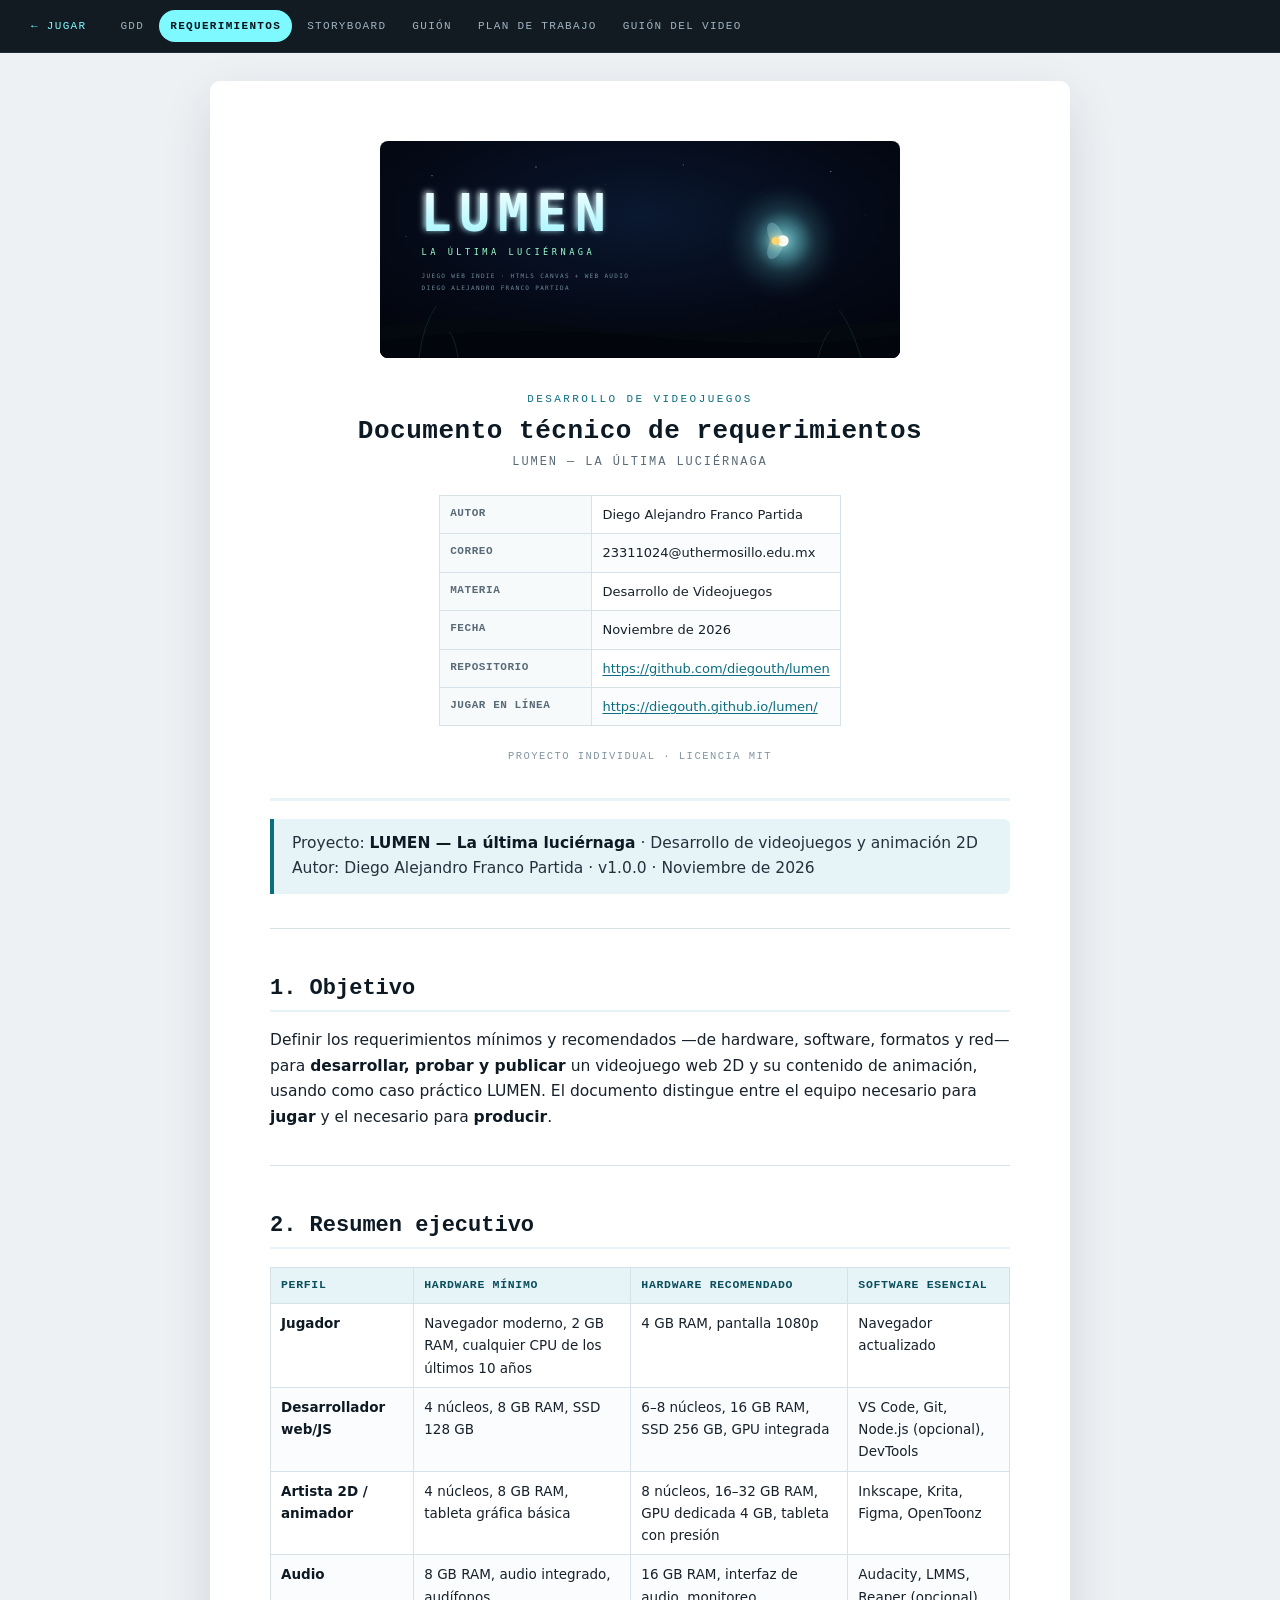
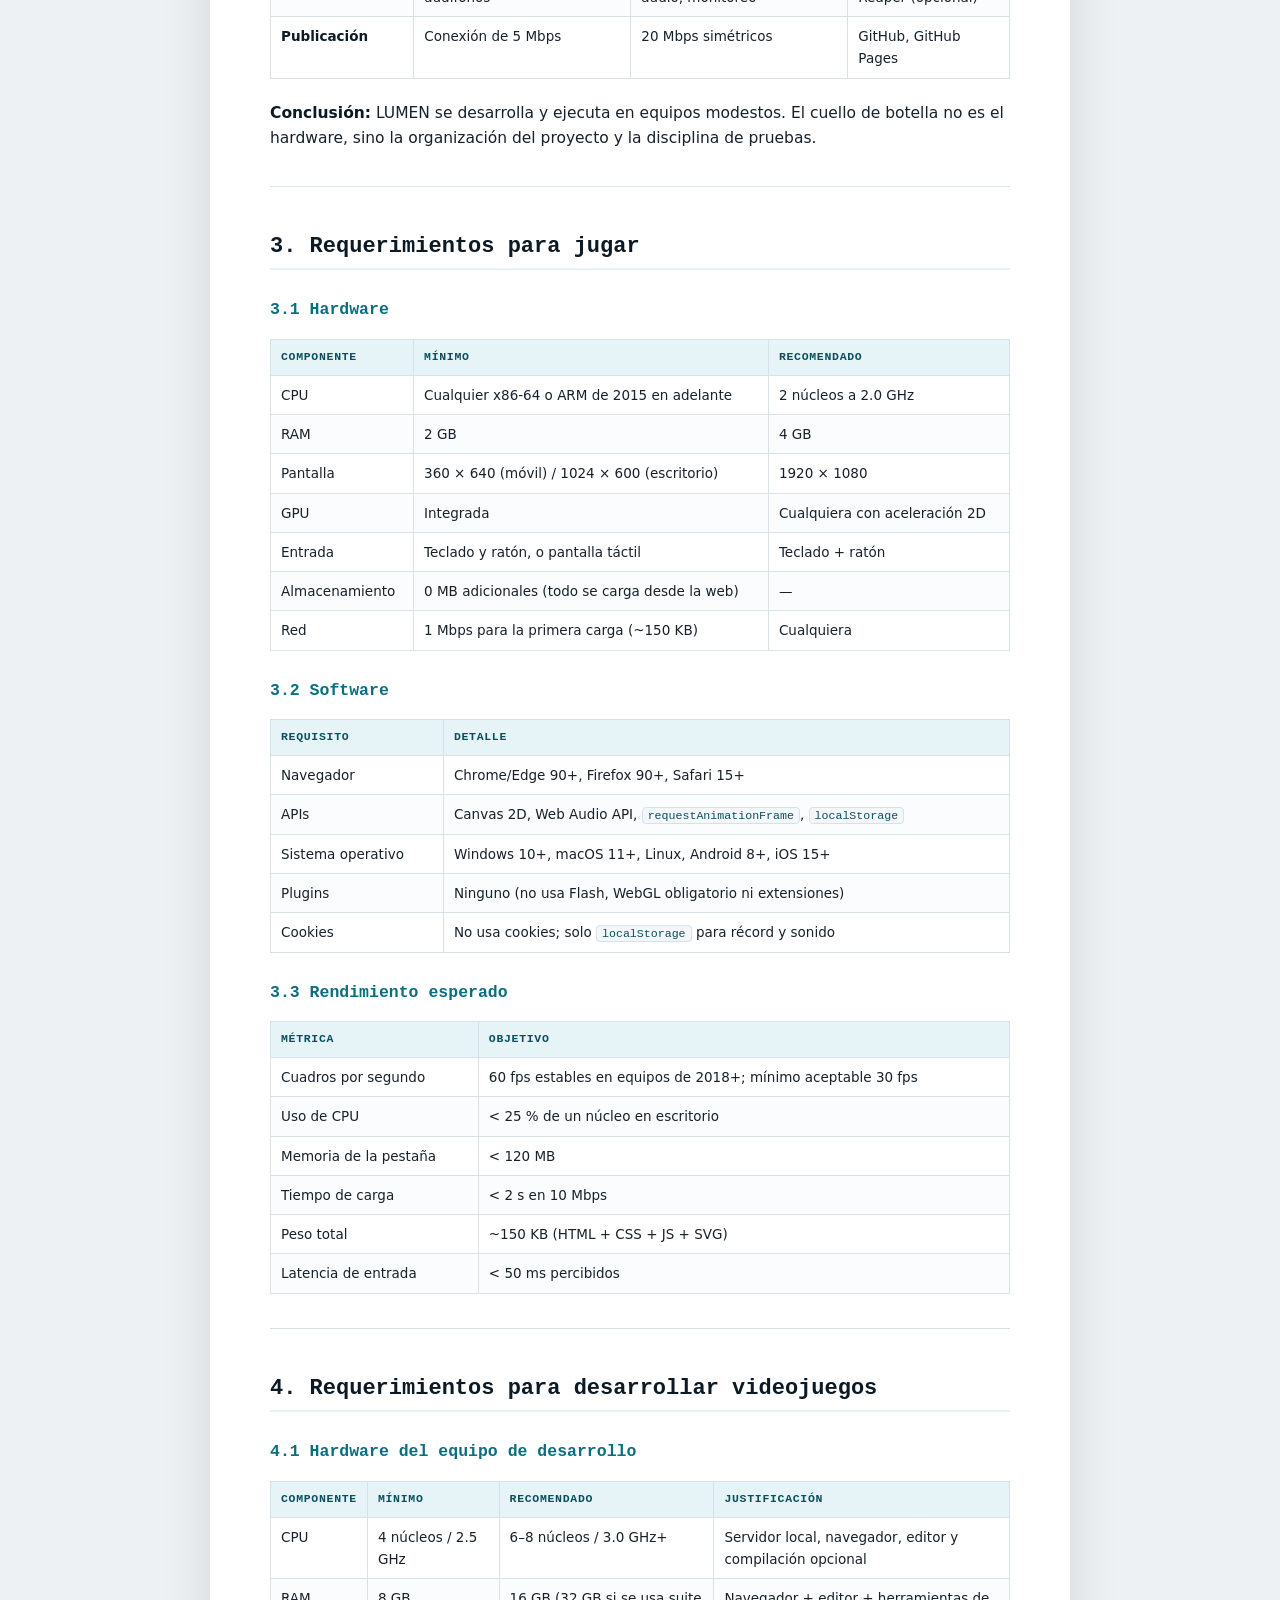
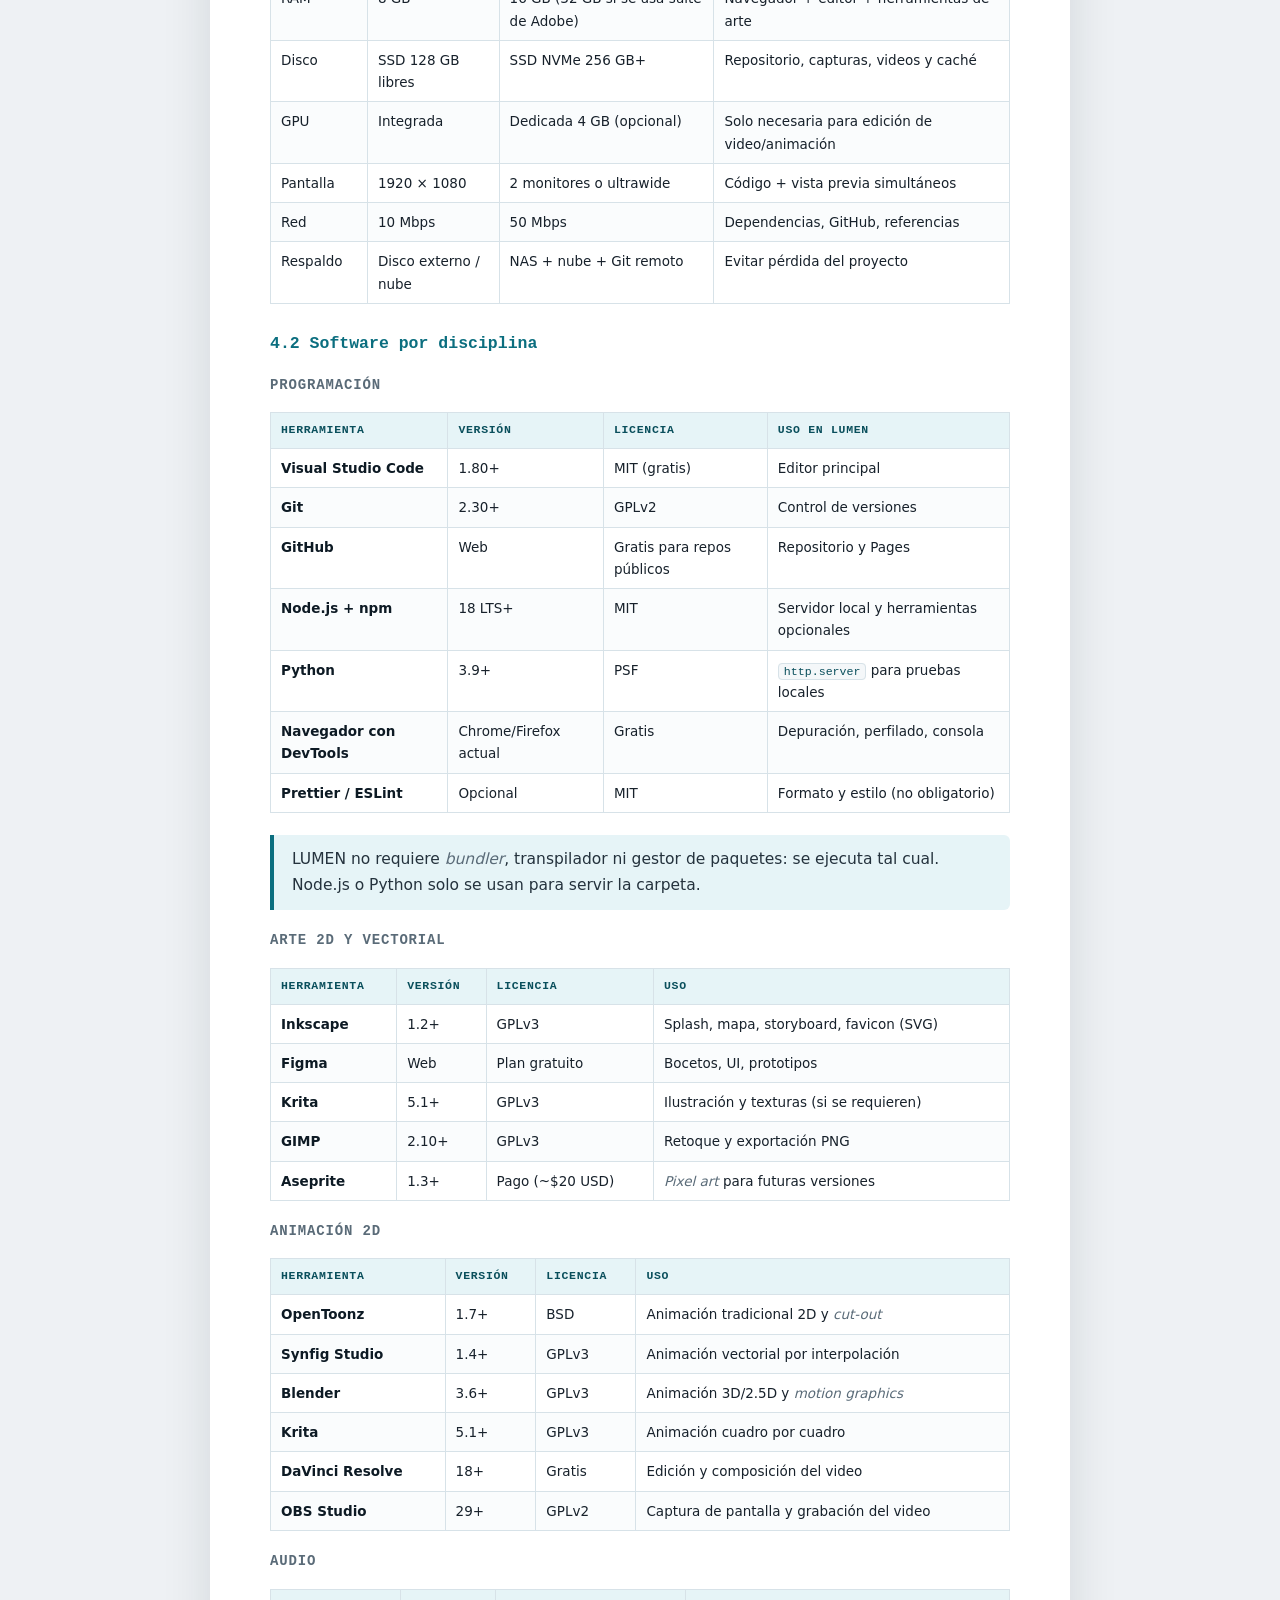
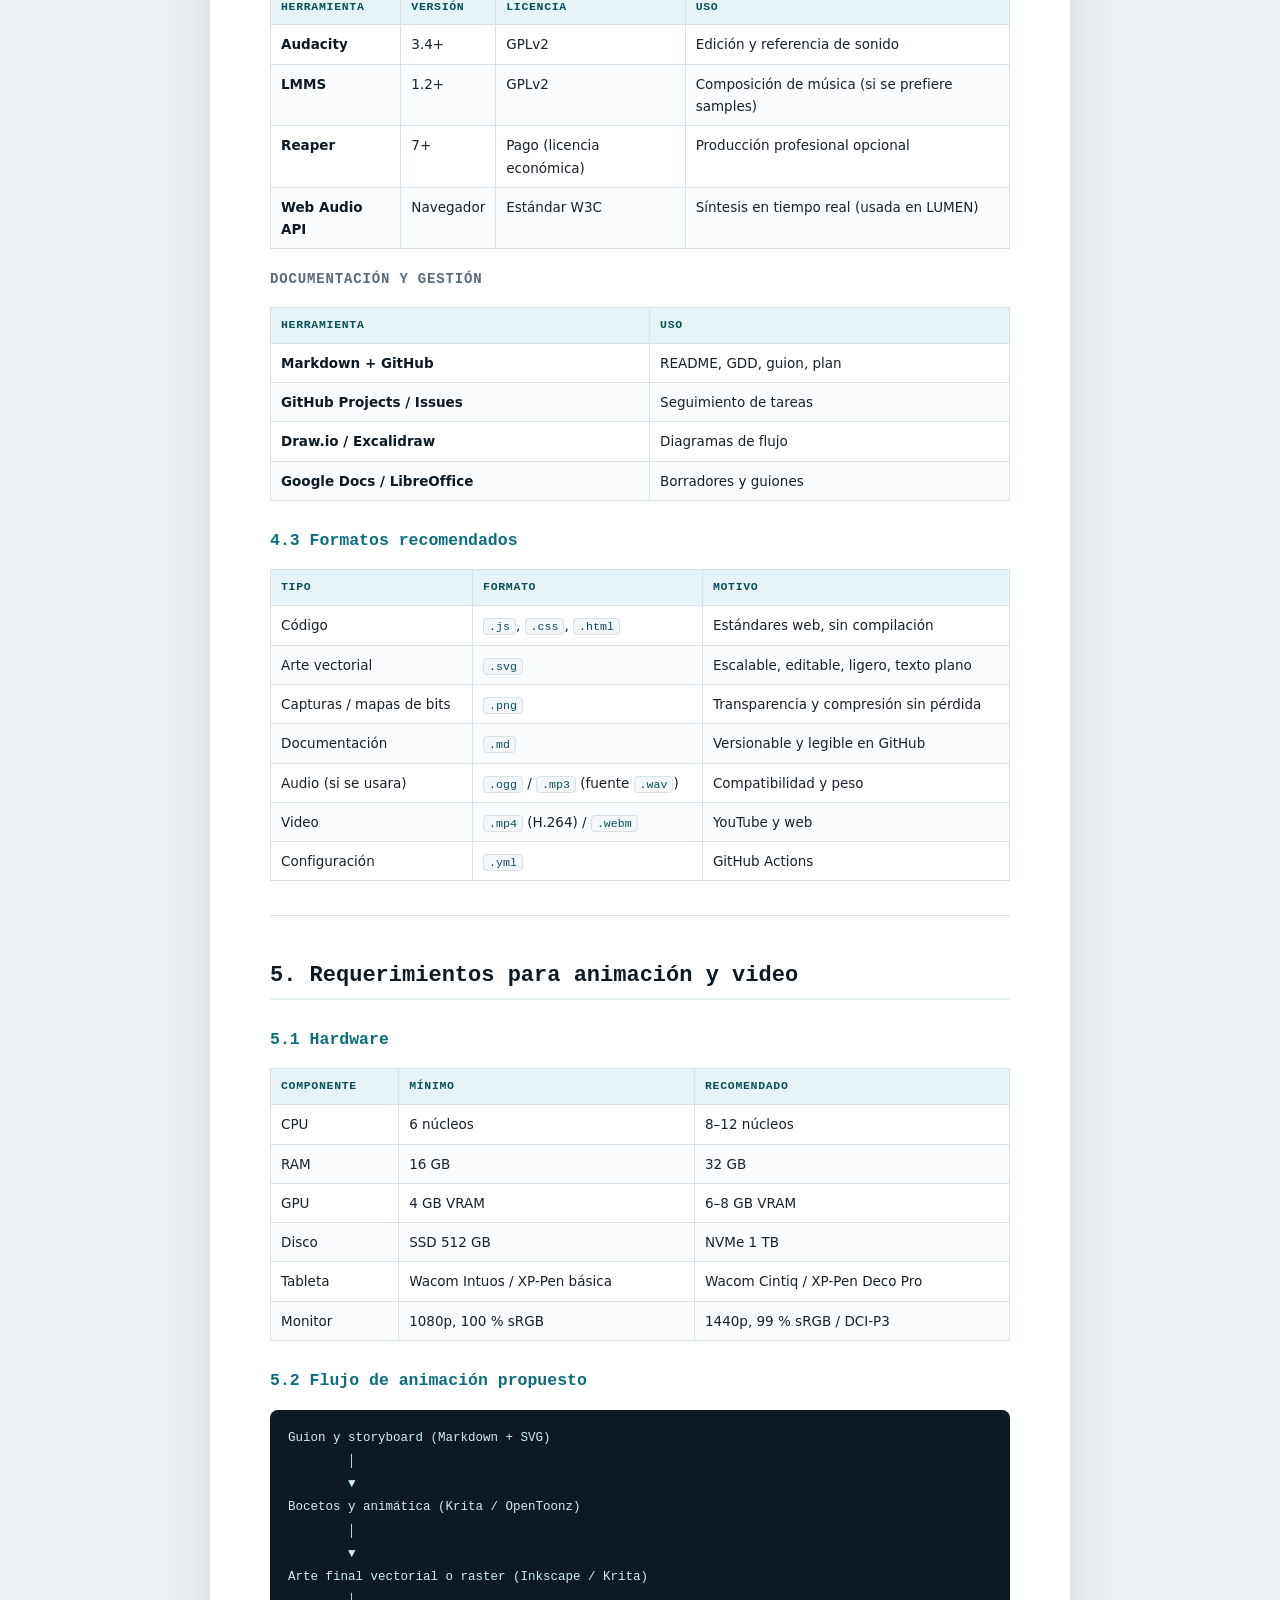
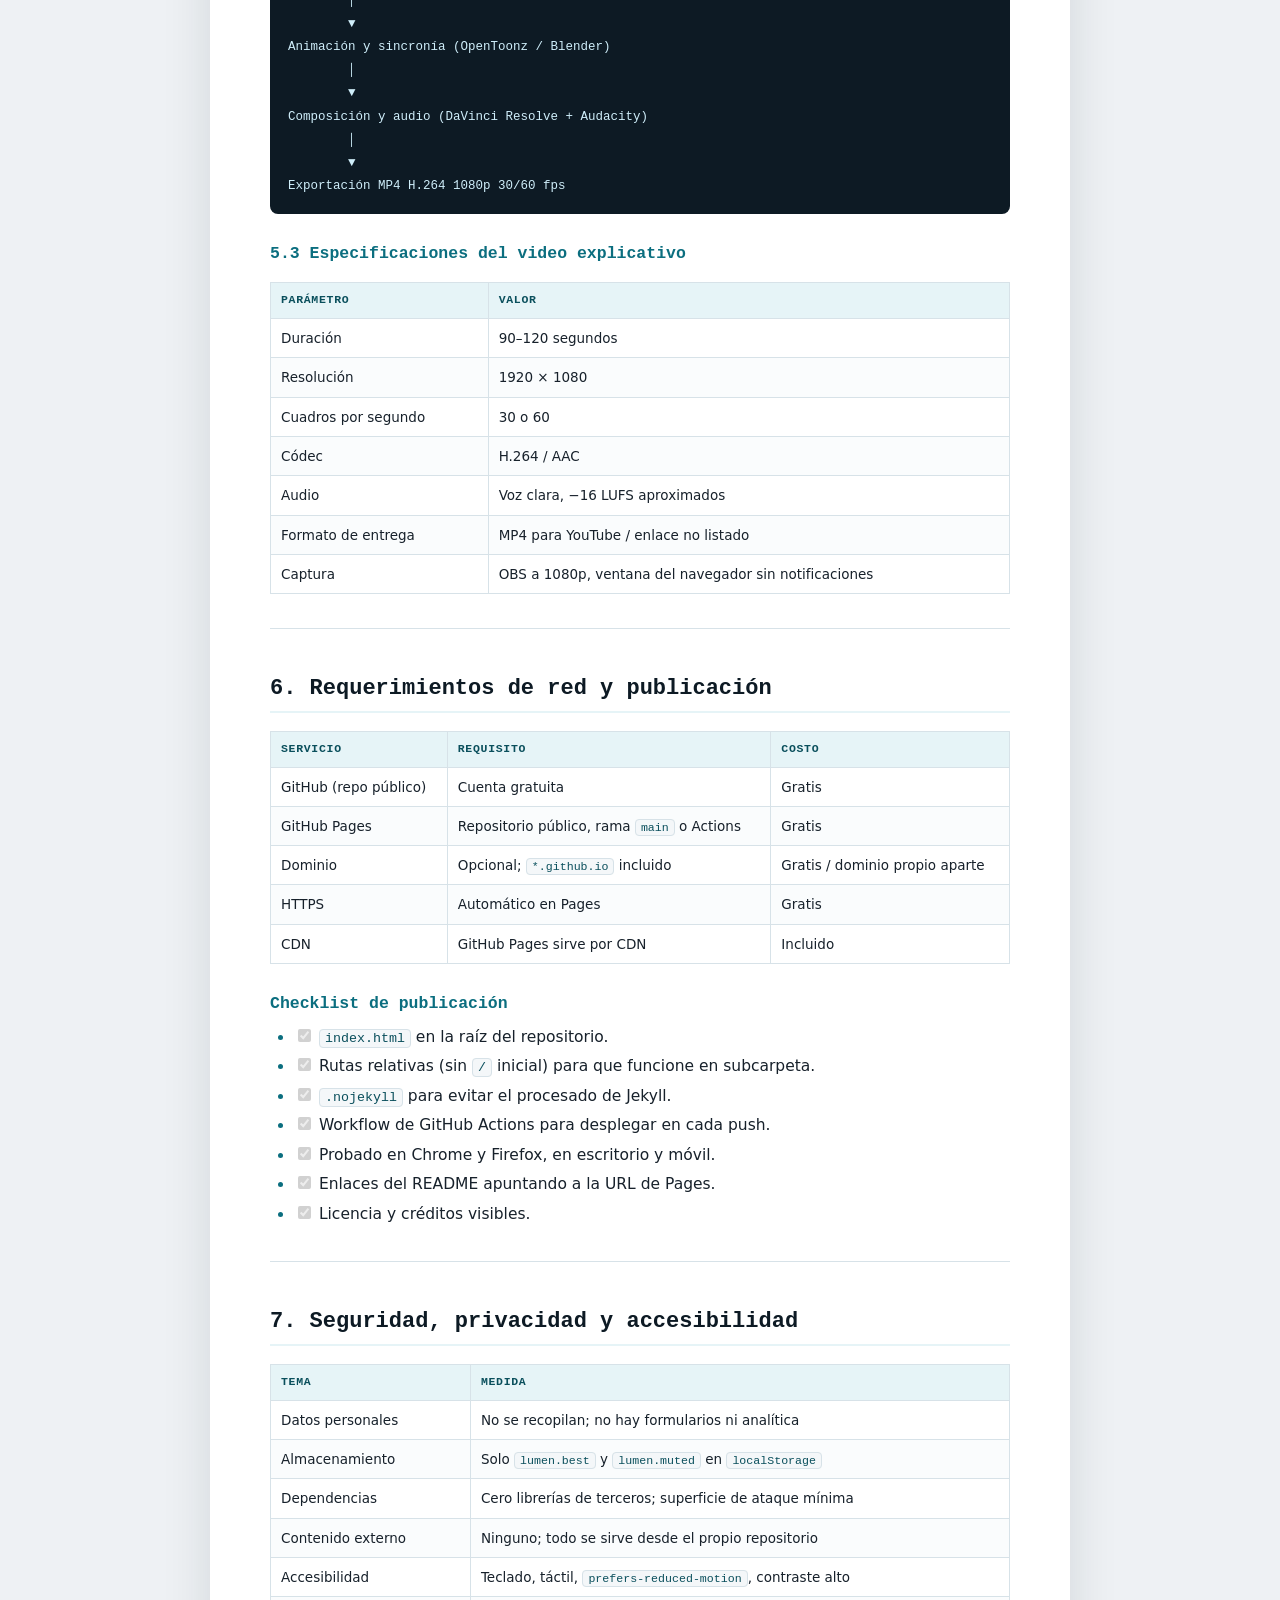
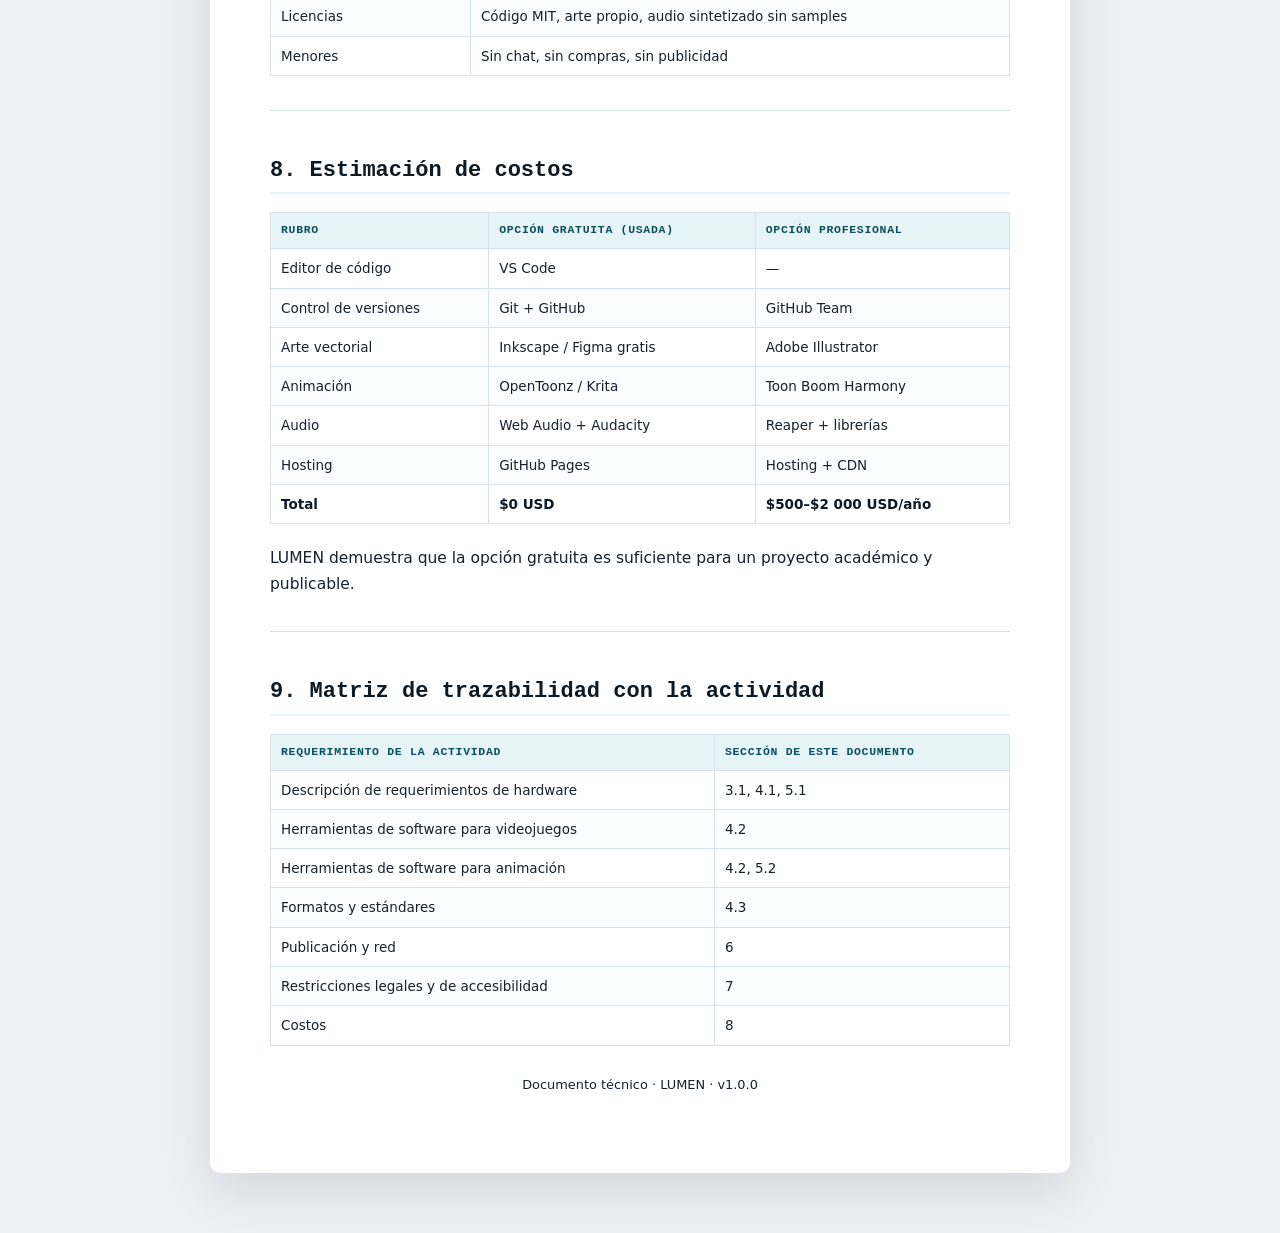
<file: docs/REQUERIMIENTOS.html>
<!DOCTYPE html>
<html lang="es">
<head>
<meta charset="utf-8">
<meta name="viewport" content="width=device-width, initial-scale=1">
<title>Documento técnico de requerimientos · LUMEN</title>
<meta name="description" content="Hardware y herramientas de software para el desarrollo de videojuegos y de animación.">
<link rel="icon" href="../assets/favicon.svg" type="image/svg+xml">
<style>
:root {
  --ink: #17212b;
  --muted: #5a6b78;
  --faint: #8496a3;
  --accent: #0b6e7f;
  --accent-soft: #e6f4f7;
  --amber: #9a6b00;
  --line: #d7e2e8;
  --code-bg: #f4f7f9;
  --sans: "Segoe UI", system-ui, -apple-system, "Helvetica Neue", Arial, sans-serif;
  --mono: ui-monospace, SFMono-Regular, "SF Mono", Menlo, Consolas, "Liberation Mono", monospace;
}
* { box-sizing: border-box; }
html { -webkit-text-size-adjust: 100%; }
body {
  margin: 0;
  background: #eef1f4;
  color: var(--ink);
  font-family: var(--sans);
  font-size: 15.5px;
  line-height: 1.65;
}
.doc-nav {
  position: sticky;
  top: 0;
  z-index: 10;
  display: flex;
  flex-wrap: wrap;
  align-items: center;
  gap: 4px;
  padding: 10px 20px;
  background: rgba(9, 18, 26, 0.96);
  border-bottom: 1px solid #1d2f3c;
  backdrop-filter: blur(8px);
}
.doc-nav a {
  color: #9fb4c2;
  text-decoration: none;
  font-family: var(--mono);
  font-size: 11px;
  letter-spacing: 0.12em;
  text-transform: uppercase;
  padding: 6px 10px;
  border-radius: 999px;
  border: 1px solid transparent;
  white-space: nowrap;
}
.doc-nav a:hover { color: #7ef9ff; border-color: rgba(126, 249, 255, 0.35); }
.doc-nav a.active { color: #04121a; background: #7ef9ff; font-weight: 700; }
.doc-nav a.back { color: #7ef9ff; margin-right: 8px; }

.page {
  max-width: 860px;
  margin: 28px auto 60px;
  padding: 52px 60px 64px;
  background: #fff;
  border-radius: 10px;
  box-shadow: 0 18px 50px rgba(15, 32, 45, 0.12);
}

h1, h2, h3, h4 {
  font-family: var(--mono);
  line-height: 1.25;
  color: #0d1a24;
}
h1 { font-size: 30px; letter-spacing: 0.02em; margin: 0 0 26px; }
h2 {
  font-size: 22px;
  margin: 46px 0 16px;
  padding-bottom: 8px;
  border-bottom: 2px solid var(--accent-soft);
}
h3 { font-size: 16.5px; margin: 30px 0 10px; color: var(--accent); }
h4 { font-size: 14px; margin: 22px 0 8px; color: var(--muted); letter-spacing: 0.06em; text-transform: uppercase; }
p { margin: 0 0 14px; }
a { color: var(--accent); text-decoration: underline; text-underline-offset: 2px; }
a:hover { color: #064d59; }
strong { color: #0d1a24; }
em { color: var(--muted); }
ul, ol { margin: 0 0 16px; padding-left: 24px; }
li { margin: 4px 0; }
li::marker { color: var(--accent); }
hr { border: 0; border-top: 1px solid var(--line); margin: 34px 0; }
blockquote {
  margin: 18px 0;
  padding: 12px 18px;
  border-left: 4px solid var(--accent);
  background: var(--accent-soft);
  border-radius: 0 6px 6px 0;
  color: #24323d;
}
blockquote p:last-child { margin-bottom: 0; }
code {
  font-family: var(--mono);
  font-size: 0.86em;
  background: var(--code-bg);
  border: 1px solid var(--line);
  border-radius: 4px;
  padding: 1px 5px;
  color: #0a4f5c;
}
pre {
  margin: 18px 0;
  padding: 16px 18px;
  background: #0d1a24;
  border-radius: 8px;
  overflow-x: auto;
  line-height: 1.5;
}
pre code {
  background: none;
  border: 0;
  padding: 0;
  color: #cfeefa;
  font-size: 12.5px;
}
table {
  width: 100%;
  border-collapse: collapse;
  margin: 18px 0 22px;
  font-size: 13.5px;
}
th, td {
  border: 1px solid var(--line);
  padding: 8px 10px;
  text-align: left;
  vertical-align: top;
}
thead th {
  background: var(--accent-soft);
  color: #0a4f5c;
  font-family: var(--mono);
  font-size: 11.5px;
  letter-spacing: 0.06em;
  text-transform: uppercase;
}
tbody tr:nth-child(even) { background: #fafcfd; }
img { max-width: 100%; height: auto; }
p[align="center"] img { display: inline-block; }

/* Portada */
.cover {
  text-align: center;
  padding: 8px 0 32px;
  border-bottom: 3px solid var(--accent-soft);
  margin-bottom: 10px;
}
.cover-logo { width: 100%; max-width: 520px; border-radius: 8px; }
.cover-kicker {
  margin: 24px 0 6px;
  font-family: var(--mono);
  font-size: 11px;
  letter-spacing: 0.22em;
  text-transform: uppercase;
  color: var(--accent);
}
.cover-title { margin: 0 0 6px; font-size: 26px; }
.cover-project {
  margin: 0 0 22px;
  font-family: var(--mono);
  font-size: 12px;
  letter-spacing: 0.16em;
  text-transform: uppercase;
  color: var(--muted);
}
.cover-meta {
  width: auto;
  max-width: 520px;
  margin: 0 auto;
  font-size: 13px;
  text-align: left;
}
.cover-meta th {
  width: 38%;
  background: #f7fafb;
  font-family: var(--mono);
  font-size: 11px;
  letter-spacing: 0.05em;
  text-transform: uppercase;
  color: var(--muted);
}
.cover-foot {
  margin: 22px 0 0;
  font-family: var(--mono);
  font-size: 10.5px;
  letter-spacing: 0.14em;
  text-transform: uppercase;
  color: var(--faint);
}
/* Evita duplicar el título cuando ya lo muestra la portada */
.cover + .doc-body > h1:first-child { display: none; }

/* Índice de documentos */
.portfolio-intro { margin-bottom: 28px; }
.doc-grid {
  display: grid;
  grid-template-columns: repeat(auto-fill, minmax(250px, 1fr));
  gap: 14px;
  margin: 24px 0 0;
}
.doc-card {
  display: block;
  padding: 16px 18px;
  border: 1px solid var(--line);
  border-radius: 10px;
  text-decoration: none;
  color: inherit;
  background: #fbfdfe;
  transition: border-color 0.15s ease, box-shadow 0.15s ease, transform 0.15s ease;
}
.doc-card:hover {
  border-color: var(--accent);
  box-shadow: 0 8px 22px rgba(11, 110, 127, 0.12);
  transform: translateY(-2px);
}
.doc-card strong {
  display: block;
  font-family: var(--mono);
  font-size: 13px;
  letter-spacing: 0.04em;
  color: var(--accent);
  margin-bottom: 6px;
}
.doc-card > span { display: block; font-size: 12.5px; color: var(--muted); line-height: 1.5; }
.doc-card em {
  display: block;
  margin-top: 10px;
  font-family: var(--mono);
  font-size: 9.5px;
  letter-spacing: 0.14em;
  text-transform: uppercase;
  font-style: normal;
  color: var(--faint);
}
.doc-card .badge-pdf,
.doc-card .badge-docx {
  display: inline-block;
  margin-left: 6px;
  padding: 1px 6px;
  border-radius: 4px;
  font-family: var(--mono);
  font-size: 9px;
  font-weight: 400;
  letter-spacing: 0.1em;
  vertical-align: middle;
}
.doc-card .badge-pdf { background: #fdecec; color: #a33; }
.doc-card .badge-docx { background: #eaf1fb; color: #1b4f9c; }
.downloads { margin-top: 38px; }
.downloads table { font-size: 12.5px; }
.downloads td:first-child { font-weight: 600; }
.downloads .fmt a {
  display: inline-block;
  margin-right: 10px;
  font-family: var(--mono);
  font-size: 9.5px;
  letter-spacing: 0.1em;
  text-transform: uppercase;
  text-decoration: none;
  padding: 2px 7px;
  border: 1px solid var(--line);
  border-radius: 4px;
}
.downloads .fmt a:hover { border-color: var(--accent); background: var(--accent-soft); }

.foot-note {
  margin-top: 40px;
  padding-top: 18px;
  border-top: 1px solid var(--line);
  font-family: var(--mono);
  font-size: 10.5px;
  letter-spacing: 0.1em;
  color: var(--faint);
  text-transform: uppercase;
}

/* Impresión / PDF */
@media print {
  @page { size: A4; margin: 17mm 15mm 18mm; }
  body { background: #fff; font-size: 10.5pt; line-height: 1.5; }
  .doc-nav { display: none !important; }
  .page {
    max-width: none;
    margin: 0;
    padding: 0;
    box-shadow: none;
    border-radius: 0;
  }
  h2 { page-break-after: avoid; break-after: avoid; margin-top: 26px; }
  h3 { page-break-after: avoid; break-after: avoid; }
  pre, img, blockquote { page-break-inside: avoid; break-inside: avoid; }
  table { page-break-inside: auto; break-inside: auto; }
  thead { display: table-header-group; }
  tr { page-break-inside: avoid; break-inside: avoid; }
  pre { background: #f4f7f9; border: 1px solid var(--line); }
  pre code { color: #17212b; font-size: 9pt; }
  a { color: var(--accent); }
  .cover { page-break-after: always; break-after: page; }
  .doc-card { box-shadow: none; }
}

@media (max-width: 720px) {
  .page { margin: 0; border-radius: 0; padding: 26px 20px 44px; box-shadow: none; }
  .doc-nav { padding: 8px 10px; }
  body { font-size: 15px; }
  h1 { font-size: 25px; }
  h2 { font-size: 20px; }
  table { font-size: 12px; }
  th, td { padding: 6px 7px; }
}
</style>
</head>
<body class="">
<nav class="doc-nav" aria-label="Documentos"><a href="../index.html" class="back">← Jugar</a><a href="GDD.html">GDD</a><a href="REQUERIMIENTOS.html" class="active" aria-current="page">Requerimientos</a><a href="STORYBOARD.html">Storyboard</a><a href="GUION.html">Guión</a><a href="PLAN-DE-TRABAJO.html">Plan de trabajo</a><a href="VIDEO.html">Guión del video</a></nav>
<main class="page">

  <header class="cover">
    <img class="cover-logo" src="../assets/splash.svg" alt="LUMEN — La última luciérnaga">
    <p class="cover-kicker">Desarrollo de Videojuegos</p>
    <h1 class="cover-title">Documento técnico de requerimientos</h1>
    <p class="cover-project">LUMEN — La última luciérnaga</p>
    <table class="cover-meta">
      <tr><th>Autor</th><td>Diego Alejandro Franco Partida</td></tr>
      <tr><th>Correo</th><td>23311024@uthermosillo.edu.mx</td></tr>
      <tr><th>Materia</th><td>Desarrollo de Videojuegos</td></tr>
      <tr><th>Fecha</th><td>Noviembre de 2026</td></tr>
      <tr><th>Repositorio</th><td><a href="https://github.com/diegouth/lumen">https://github.com/diegouth/lumen</a></td></tr>
      <tr><th>Jugar en línea</th><td><a href="https://diegouth.github.io/lumen/">https://diegouth.github.io/lumen/</a></td></tr>
    </table>
    <p class="cover-foot">Proyecto individual · Licencia MIT</p>
  </header><article class="doc-body"><h1>Documento técnico — Requerimientos de hardware y software</h1>
<blockquote>
<p>Proyecto: <strong>LUMEN — La última luciérnaga</strong> · Desarrollo de videojuegos y animación 2D<br>Autor: Diego Alejandro Franco Partida · v1.0.0 · Noviembre de 2026</p>
</blockquote>
<hr>
<h2>1. Objetivo</h2>
<p>Definir los requerimientos mínimos y recomendados —de hardware, software, formatos y red— para <strong>desarrollar, probar y publicar</strong> un videojuego web 2D y su contenido de animación, usando como caso práctico LUMEN. El documento distingue entre el equipo necesario para <strong>jugar</strong> y el necesario para <strong>producir</strong>.</p>
<hr>
<h2>2. Resumen ejecutivo</h2>
<table>
<thead>
<tr>
<th>Perfil</th>
<th>Hardware mínimo</th>
<th>Hardware recomendado</th>
<th>Software esencial</th>
</tr>
</thead>
<tbody><tr>
<td><strong>Jugador</strong></td>
<td>Navegador moderno, 2 GB RAM, cualquier CPU de los últimos 10 años</td>
<td>4 GB RAM, pantalla 1080p</td>
<td>Navegador actualizado</td>
</tr>
<tr>
<td><strong>Desarrollador web/JS</strong></td>
<td>4 núcleos, 8 GB RAM, SSD 128 GB</td>
<td>6–8 núcleos, 16 GB RAM, SSD 256 GB, GPU integrada</td>
<td>VS Code, Git, Node.js (opcional), DevTools</td>
</tr>
<tr>
<td><strong>Artista 2D / animador</strong></td>
<td>4 núcleos, 8 GB RAM, tableta gráfica básica</td>
<td>8 núcleos, 16–32 GB RAM, GPU dedicada 4 GB, tableta con presión</td>
<td>Inkscape, Krita, Figma, OpenToonz</td>
</tr>
<tr>
<td><strong>Audio</strong></td>
<td>8 GB RAM, audio integrado, audífonos</td>
<td>16 GB RAM, interfaz de audio, monitoreo</td>
<td>Audacity, LMMS, Reaper (opcional)</td>
</tr>
<tr>
<td><strong>Publicación</strong></td>
<td>Conexión de 5 Mbps</td>
<td>20 Mbps simétricos</td>
<td>GitHub, GitHub Pages</td>
</tr>
</tbody></table>
<p><strong>Conclusión:</strong> LUMEN se desarrolla y ejecuta en equipos modestos. El cuello de botella no es el hardware, sino la organización del proyecto y la disciplina de pruebas.</p>
<hr>
<h2>3. Requerimientos para jugar</h2>
<h3>3.1 Hardware</h3>
<table>
<thead>
<tr>
<th>Componente</th>
<th>Mínimo</th>
<th>Recomendado</th>
</tr>
</thead>
<tbody><tr>
<td>CPU</td>
<td>Cualquier x86-64 o ARM de 2015 en adelante</td>
<td>2 núcleos a 2.0 GHz</td>
</tr>
<tr>
<td>RAM</td>
<td>2 GB</td>
<td>4 GB</td>
</tr>
<tr>
<td>Pantalla</td>
<td>360 × 640 (móvil) / 1024 × 600 (escritorio)</td>
<td>1920 × 1080</td>
</tr>
<tr>
<td>GPU</td>
<td>Integrada</td>
<td>Cualquiera con aceleración 2D</td>
</tr>
<tr>
<td>Entrada</td>
<td>Teclado y ratón, o pantalla táctil</td>
<td>Teclado + ratón</td>
</tr>
<tr>
<td>Almacenamiento</td>
<td>0 MB adicionales (todo se carga desde la web)</td>
<td>—</td>
</tr>
<tr>
<td>Red</td>
<td>1 Mbps para la primera carga (~150 KB)</td>
<td>Cualquiera</td>
</tr>
</tbody></table>
<h3>3.2 Software</h3>
<table>
<thead>
<tr>
<th>Requisito</th>
<th>Detalle</th>
</tr>
</thead>
<tbody><tr>
<td>Navegador</td>
<td>Chrome/Edge 90+, Firefox 90+, Safari 15+</td>
</tr>
<tr>
<td>APIs</td>
<td>Canvas 2D, Web Audio API, <code>requestAnimationFrame</code>, <code>localStorage</code></td>
</tr>
<tr>
<td>Sistema operativo</td>
<td>Windows 10+, macOS 11+, Linux, Android 8+, iOS 15+</td>
</tr>
<tr>
<td>Plugins</td>
<td>Ninguno (no usa Flash, WebGL obligatorio ni extensiones)</td>
</tr>
<tr>
<td>Cookies</td>
<td>No usa cookies; solo <code>localStorage</code> para récord y sonido</td>
</tr>
</tbody></table>
<h3>3.3 Rendimiento esperado</h3>
<table>
<thead>
<tr>
<th>Métrica</th>
<th>Objetivo</th>
</tr>
</thead>
<tbody><tr>
<td>Cuadros por segundo</td>
<td>60 fps estables en equipos de 2018+; mínimo aceptable 30 fps</td>
</tr>
<tr>
<td>Uso de CPU</td>
<td>&lt; 25 % de un núcleo en escritorio</td>
</tr>
<tr>
<td>Memoria de la pestaña</td>
<td>&lt; 120 MB</td>
</tr>
<tr>
<td>Tiempo de carga</td>
<td>&lt; 2 s en 10 Mbps</td>
</tr>
<tr>
<td>Peso total</td>
<td>~150 KB (HTML + CSS + JS + SVG)</td>
</tr>
<tr>
<td>Latencia de entrada</td>
<td>&lt; 50 ms percibidos</td>
</tr>
</tbody></table>
<hr>
<h2>4. Requerimientos para desarrollar videojuegos</h2>
<h3>4.1 Hardware del equipo de desarrollo</h3>
<table>
<thead>
<tr>
<th>Componente</th>
<th>Mínimo</th>
<th>Recomendado</th>
<th>Justificación</th>
</tr>
</thead>
<tbody><tr>
<td>CPU</td>
<td>4 núcleos / 2.5 GHz</td>
<td>6–8 núcleos / 3.0 GHz+</td>
<td>Servidor local, navegador, editor y compilación opcional</td>
</tr>
<tr>
<td>RAM</td>
<td>8 GB</td>
<td>16 GB (32 GB si se usa suite de Adobe)</td>
<td>Navegador + editor + herramientas de arte</td>
</tr>
<tr>
<td>Disco</td>
<td>SSD 128 GB libres</td>
<td>SSD NVMe 256 GB+</td>
<td>Repositorio, capturas, videos y caché</td>
</tr>
<tr>
<td>GPU</td>
<td>Integrada</td>
<td>Dedicada 4 GB (opcional)</td>
<td>Solo necesaria para edición de video/animación</td>
</tr>
<tr>
<td>Pantalla</td>
<td>1920 × 1080</td>
<td>2 monitores o ultrawide</td>
<td>Código + vista previa simultáneos</td>
</tr>
<tr>
<td>Red</td>
<td>10 Mbps</td>
<td>50 Mbps</td>
<td>Dependencias, GitHub, referencias</td>
</tr>
<tr>
<td>Respaldo</td>
<td>Disco externo / nube</td>
<td>NAS + nube + Git remoto</td>
<td>Evitar pérdida del proyecto</td>
</tr>
</tbody></table>
<h3>4.2 Software por disciplina</h3>
<h4>Programación</h4>
<table>
<thead>
<tr>
<th>Herramienta</th>
<th>Versión</th>
<th>Licencia</th>
<th>Uso en LUMEN</th>
</tr>
</thead>
<tbody><tr>
<td><strong>Visual Studio Code</strong></td>
<td>1.80+</td>
<td>MIT (gratis)</td>
<td>Editor principal</td>
</tr>
<tr>
<td><strong>Git</strong></td>
<td>2.30+</td>
<td>GPLv2</td>
<td>Control de versiones</td>
</tr>
<tr>
<td><strong>GitHub</strong></td>
<td>Web</td>
<td>Gratis para repos públicos</td>
<td>Repositorio y Pages</td>
</tr>
<tr>
<td><strong>Node.js + npm</strong></td>
<td>18 LTS+</td>
<td>MIT</td>
<td>Servidor local y herramientas opcionales</td>
</tr>
<tr>
<td><strong>Python</strong></td>
<td>3.9+</td>
<td>PSF</td>
<td><code>http.server</code> para pruebas locales</td>
</tr>
<tr>
<td><strong>Navegador con DevTools</strong></td>
<td>Chrome/Firefox actual</td>
<td>Gratis</td>
<td>Depuración, perfilado, consola</td>
</tr>
<tr>
<td><strong>Prettier / ESLint</strong></td>
<td>Opcional</td>
<td>MIT</td>
<td>Formato y estilo (no obligatorio)</td>
</tr>
</tbody></table>
<blockquote>
<p>LUMEN no requiere <em>bundler</em>, transpilador ni gestor de paquetes: se ejecuta tal cual. Node.js o Python solo se usan para servir la carpeta.</p>
</blockquote>
<h4>Arte 2D y vectorial</h4>
<table>
<thead>
<tr>
<th>Herramienta</th>
<th>Versión</th>
<th>Licencia</th>
<th>Uso</th>
</tr>
</thead>
<tbody><tr>
<td><strong>Inkscape</strong></td>
<td>1.2+</td>
<td>GPLv3</td>
<td>Splash, mapa, storyboard, favicon (SVG)</td>
</tr>
<tr>
<td><strong>Figma</strong></td>
<td>Web</td>
<td>Plan gratuito</td>
<td>Bocetos, UI, prototipos</td>
</tr>
<tr>
<td><strong>Krita</strong></td>
<td>5.1+</td>
<td>GPLv3</td>
<td>Ilustración y texturas (si se requieren)</td>
</tr>
<tr>
<td><strong>GIMP</strong></td>
<td>2.10+</td>
<td>GPLv3</td>
<td>Retoque y exportación PNG</td>
</tr>
<tr>
<td><strong>Aseprite</strong></td>
<td>1.3+</td>
<td>Pago (~$20 USD)</td>
<td><em>Pixel art</em> para futuras versiones</td>
</tr>
</tbody></table>
<h4>Animación 2D</h4>
<table>
<thead>
<tr>
<th>Herramienta</th>
<th>Versión</th>
<th>Licencia</th>
<th>Uso</th>
</tr>
</thead>
<tbody><tr>
<td><strong>OpenToonz</strong></td>
<td>1.7+</td>
<td>BSD</td>
<td>Animación tradicional 2D y <em>cut-out</em></td>
</tr>
<tr>
<td><strong>Synfig Studio</strong></td>
<td>1.4+</td>
<td>GPLv3</td>
<td>Animación vectorial por interpolación</td>
</tr>
<tr>
<td><strong>Blender</strong></td>
<td>3.6+</td>
<td>GPLv3</td>
<td>Animación 3D/2.5D y <em>motion graphics</em></td>
</tr>
<tr>
<td><strong>Krita</strong></td>
<td>5.1+</td>
<td>GPLv3</td>
<td>Animación cuadro por cuadro</td>
</tr>
<tr>
<td><strong>DaVinci Resolve</strong></td>
<td>18+</td>
<td>Gratis</td>
<td>Edición y composición del video</td>
</tr>
<tr>
<td><strong>OBS Studio</strong></td>
<td>29+</td>
<td>GPLv2</td>
<td>Captura de pantalla y grabación del video</td>
</tr>
</tbody></table>
<h4>Audio</h4>
<table>
<thead>
<tr>
<th>Herramienta</th>
<th>Versión</th>
<th>Licencia</th>
<th>Uso</th>
</tr>
</thead>
<tbody><tr>
<td><strong>Audacity</strong></td>
<td>3.4+</td>
<td>GPLv2</td>
<td>Edición y referencia de sonido</td>
</tr>
<tr>
<td><strong>LMMS</strong></td>
<td>1.2+</td>
<td>GPLv2</td>
<td>Composición de música (si se prefiere samples)</td>
</tr>
<tr>
<td><strong>Reaper</strong></td>
<td>7+</td>
<td>Pago (licencia económica)</td>
<td>Producción profesional opcional</td>
</tr>
<tr>
<td><strong>Web Audio API</strong></td>
<td>Navegador</td>
<td>Estándar W3C</td>
<td>Síntesis en tiempo real (usada en LUMEN)</td>
</tr>
</tbody></table>
<h4>Documentación y gestión</h4>
<table>
<thead>
<tr>
<th>Herramienta</th>
<th>Uso</th>
</tr>
</thead>
<tbody><tr>
<td><strong>Markdown + GitHub</strong></td>
<td>README, GDD, guion, plan</td>
</tr>
<tr>
<td><strong>GitHub Projects / Issues</strong></td>
<td>Seguimiento de tareas</td>
</tr>
<tr>
<td><strong>Draw.io / Excalidraw</strong></td>
<td>Diagramas de flujo</td>
</tr>
<tr>
<td><strong>Google Docs / LibreOffice</strong></td>
<td>Borradores y guiones</td>
</tr>
</tbody></table>
<h3>4.3 Formatos recomendados</h3>
<table>
<thead>
<tr>
<th>Tipo</th>
<th>Formato</th>
<th>Motivo</th>
</tr>
</thead>
<tbody><tr>
<td>Código</td>
<td><code>.js</code>, <code>.css</code>, <code>.html</code></td>
<td>Estándares web, sin compilación</td>
</tr>
<tr>
<td>Arte vectorial</td>
<td><code>.svg</code></td>
<td>Escalable, editable, ligero, texto plano</td>
</tr>
<tr>
<td>Capturas / mapas de bits</td>
<td><code>.png</code></td>
<td>Transparencia y compresión sin pérdida</td>
</tr>
<tr>
<td>Documentación</td>
<td><code>.md</code></td>
<td>Versionable y legible en GitHub</td>
</tr>
<tr>
<td>Audio (si se usara)</td>
<td><code>.ogg</code> / <code>.mp3</code> (fuente <code>.wav</code>)</td>
<td>Compatibilidad y peso</td>
</tr>
<tr>
<td>Video</td>
<td><code>.mp4</code> (H.264) / <code>.webm</code></td>
<td>YouTube y web</td>
</tr>
<tr>
<td>Configuración</td>
<td><code>.yml</code></td>
<td>GitHub Actions</td>
</tr>
</tbody></table>
<hr>
<h2>5. Requerimientos para animación y video</h2>
<h3>5.1 Hardware</h3>
<table>
<thead>
<tr>
<th>Componente</th>
<th>Mínimo</th>
<th>Recomendado</th>
</tr>
</thead>
<tbody><tr>
<td>CPU</td>
<td>6 núcleos</td>
<td>8–12 núcleos</td>
</tr>
<tr>
<td>RAM</td>
<td>16 GB</td>
<td>32 GB</td>
</tr>
<tr>
<td>GPU</td>
<td>4 GB VRAM</td>
<td>6–8 GB VRAM</td>
</tr>
<tr>
<td>Disco</td>
<td>SSD 512 GB</td>
<td>NVMe 1 TB</td>
</tr>
<tr>
<td>Tableta</td>
<td>Wacom Intuos / XP-Pen básica</td>
<td>Wacom Cintiq / XP-Pen Deco Pro</td>
</tr>
<tr>
<td>Monitor</td>
<td>1080p, 100 % sRGB</td>
<td>1440p, 99 % sRGB / DCI-P3</td>
</tr>
</tbody></table>
<h3>5.2 Flujo de animación propuesto</h3>
<pre><code class="language-text">Guion y storyboard (Markdown + SVG)
        │
        ▼
Bocetos y animática (Krita / OpenToonz)
        │
        ▼
Arte final vectorial o raster (Inkscape / Krita)
        │
        ▼
Animación y sincronía (OpenToonz / Blender)
        │
        ▼
Composición y audio (DaVinci Resolve + Audacity)
        │
        ▼
Exportación MP4 H.264 1080p 30/60 fps
</code></pre>
<h3>5.3 Especificaciones del video explicativo</h3>
<table>
<thead>
<tr>
<th>Parámetro</th>
<th>Valor</th>
</tr>
</thead>
<tbody><tr>
<td>Duración</td>
<td>90–120 segundos</td>
</tr>
<tr>
<td>Resolución</td>
<td>1920 × 1080</td>
</tr>
<tr>
<td>Cuadros por segundo</td>
<td>30 o 60</td>
</tr>
<tr>
<td>Códec</td>
<td>H.264 / AAC</td>
</tr>
<tr>
<td>Audio</td>
<td>Voz clara, −16 LUFS aproximados</td>
</tr>
<tr>
<td>Formato de entrega</td>
<td>MP4 para YouTube / enlace no listado</td>
</tr>
<tr>
<td>Captura</td>
<td>OBS a 1080p, ventana del navegador sin notificaciones</td>
</tr>
</tbody></table>
<hr>
<h2>6. Requerimientos de red y publicación</h2>
<table>
<thead>
<tr>
<th>Servicio</th>
<th>Requisito</th>
<th>Costo</th>
</tr>
</thead>
<tbody><tr>
<td>GitHub (repo público)</td>
<td>Cuenta gratuita</td>
<td>Gratis</td>
</tr>
<tr>
<td>GitHub Pages</td>
<td>Repositorio público, rama <code>main</code> o Actions</td>
<td>Gratis</td>
</tr>
<tr>
<td>Dominio</td>
<td>Opcional; <code>*.github.io</code> incluido</td>
<td>Gratis / dominio propio aparte</td>
</tr>
<tr>
<td>HTTPS</td>
<td>Automático en Pages</td>
<td>Gratis</td>
</tr>
<tr>
<td>CDN</td>
<td>GitHub Pages sirve por CDN</td>
<td>Incluido</td>
</tr>
</tbody></table>
<h3>Checklist de publicación</h3>
<ul>
<li><input checked="" disabled="" type="checkbox"> <code>index.html</code> en la raíz del repositorio.</li>
<li><input checked="" disabled="" type="checkbox"> Rutas relativas (sin <code>/</code> inicial) para que funcione en subcarpeta.</li>
<li><input checked="" disabled="" type="checkbox"> <code>.nojekyll</code> para evitar el procesado de Jekyll.</li>
<li><input checked="" disabled="" type="checkbox"> Workflow de GitHub Actions para desplegar en cada push.</li>
<li><input checked="" disabled="" type="checkbox"> Probado en Chrome y Firefox, en escritorio y móvil.</li>
<li><input checked="" disabled="" type="checkbox"> Enlaces del README apuntando a la URL de Pages.</li>
<li><input checked="" disabled="" type="checkbox"> Licencia y créditos visibles.</li>
</ul>
<hr>
<h2>7. Seguridad, privacidad y accesibilidad</h2>
<table>
<thead>
<tr>
<th>Tema</th>
<th>Medida</th>
</tr>
</thead>
<tbody><tr>
<td>Datos personales</td>
<td>No se recopilan; no hay formularios ni analítica</td>
</tr>
<tr>
<td>Almacenamiento</td>
<td>Solo <code>lumen.best</code> y <code>lumen.muted</code> en <code>localStorage</code></td>
</tr>
<tr>
<td>Dependencias</td>
<td>Cero librerías de terceros; superficie de ataque mínima</td>
</tr>
<tr>
<td>Contenido externo</td>
<td>Ninguno; todo se sirve desde el propio repositorio</td>
</tr>
<tr>
<td>Accesibilidad</td>
<td>Teclado, táctil, <code>prefers-reduced-motion</code>, contraste alto</td>
</tr>
<tr>
<td>Licencias</td>
<td>Código MIT, arte propio, audio sintetizado sin samples</td>
</tr>
<tr>
<td>Menores</td>
<td>Sin chat, sin compras, sin publicidad</td>
</tr>
</tbody></table>
<hr>
<h2>8. Estimación de costos</h2>
<table>
<thead>
<tr>
<th>Rubro</th>
<th>Opción gratuita (usada)</th>
<th>Opción profesional</th>
</tr>
</thead>
<tbody><tr>
<td>Editor de código</td>
<td>VS Code</td>
<td>—</td>
</tr>
<tr>
<td>Control de versiones</td>
<td>Git + GitHub</td>
<td>GitHub Team</td>
</tr>
<tr>
<td>Arte vectorial</td>
<td>Inkscape / Figma gratis</td>
<td>Adobe Illustrator</td>
</tr>
<tr>
<td>Animación</td>
<td>OpenToonz / Krita</td>
<td>Toon Boom Harmony</td>
</tr>
<tr>
<td>Audio</td>
<td>Web Audio + Audacity</td>
<td>Reaper + librerías</td>
</tr>
<tr>
<td>Hosting</td>
<td>GitHub Pages</td>
<td>Hosting + CDN</td>
</tr>
<tr>
<td><strong>Total</strong></td>
<td><strong>$0 USD</strong></td>
<td><strong>$500–$2 000 USD/año</strong></td>
</tr>
</tbody></table>
<p>LUMEN demuestra que la opción gratuita es suficiente para un proyecto académico y publicable.</p>
<hr>
<h2>9. Matriz de trazabilidad con la actividad</h2>
<table>
<thead>
<tr>
<th>Requerimiento de la actividad</th>
<th>Sección de este documento</th>
</tr>
</thead>
<tbody><tr>
<td>Descripción de requerimientos de hardware</td>
<td>3.1, 4.1, 5.1</td>
</tr>
<tr>
<td>Herramientas de software para videojuegos</td>
<td>4.2</td>
</tr>
<tr>
<td>Herramientas de software para animación</td>
<td>4.2, 5.2</td>
</tr>
<tr>
<td>Formatos y estándares</td>
<td>4.3</td>
</tr>
<tr>
<td>Publicación y red</td>
<td>6</td>
</tr>
<tr>
<td>Restricciones legales y de accesibilidad</td>
<td>7</td>
</tr>
<tr>
<td>Costos</td>
<td>8</td>
</tr>
</tbody></table>
<p align="center"><sub>Documento técnico · LUMEN · v1.0.0</sub></p>
</article>
</main>
</body>
</html>
</file>
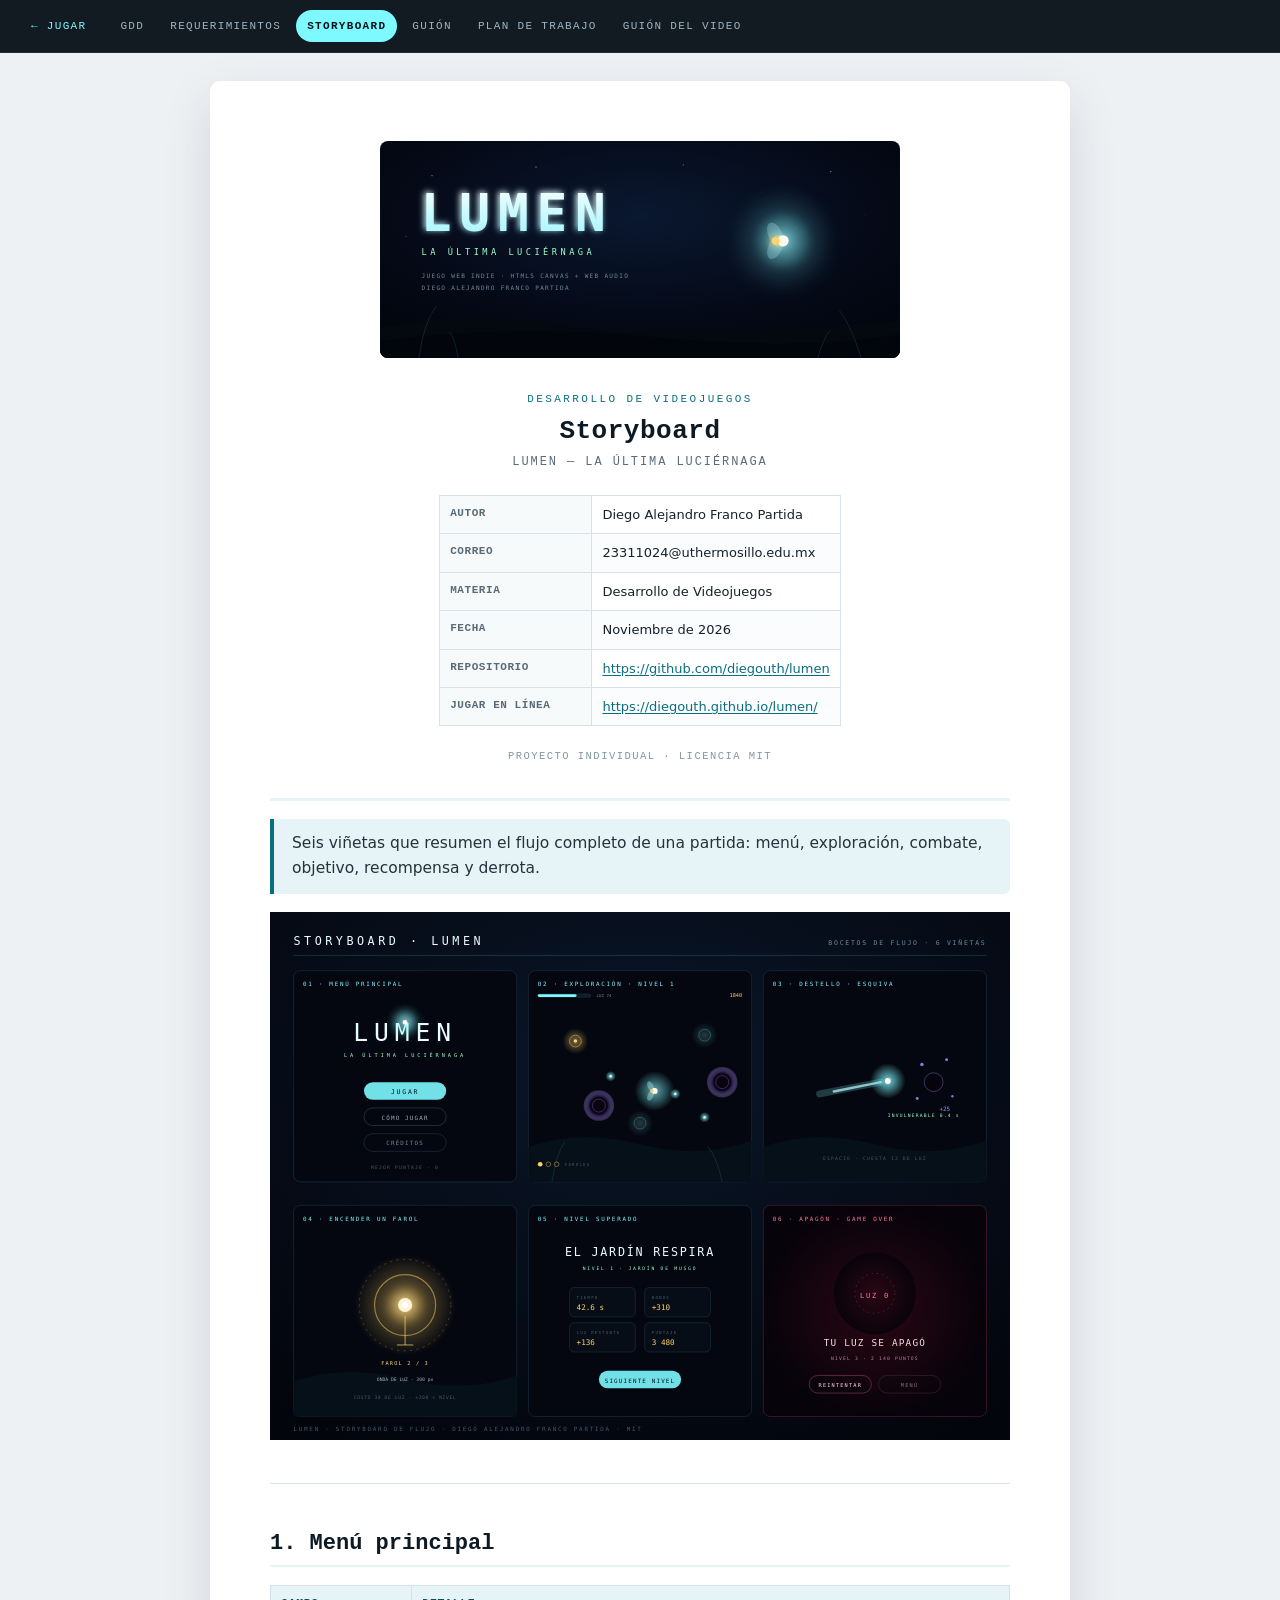
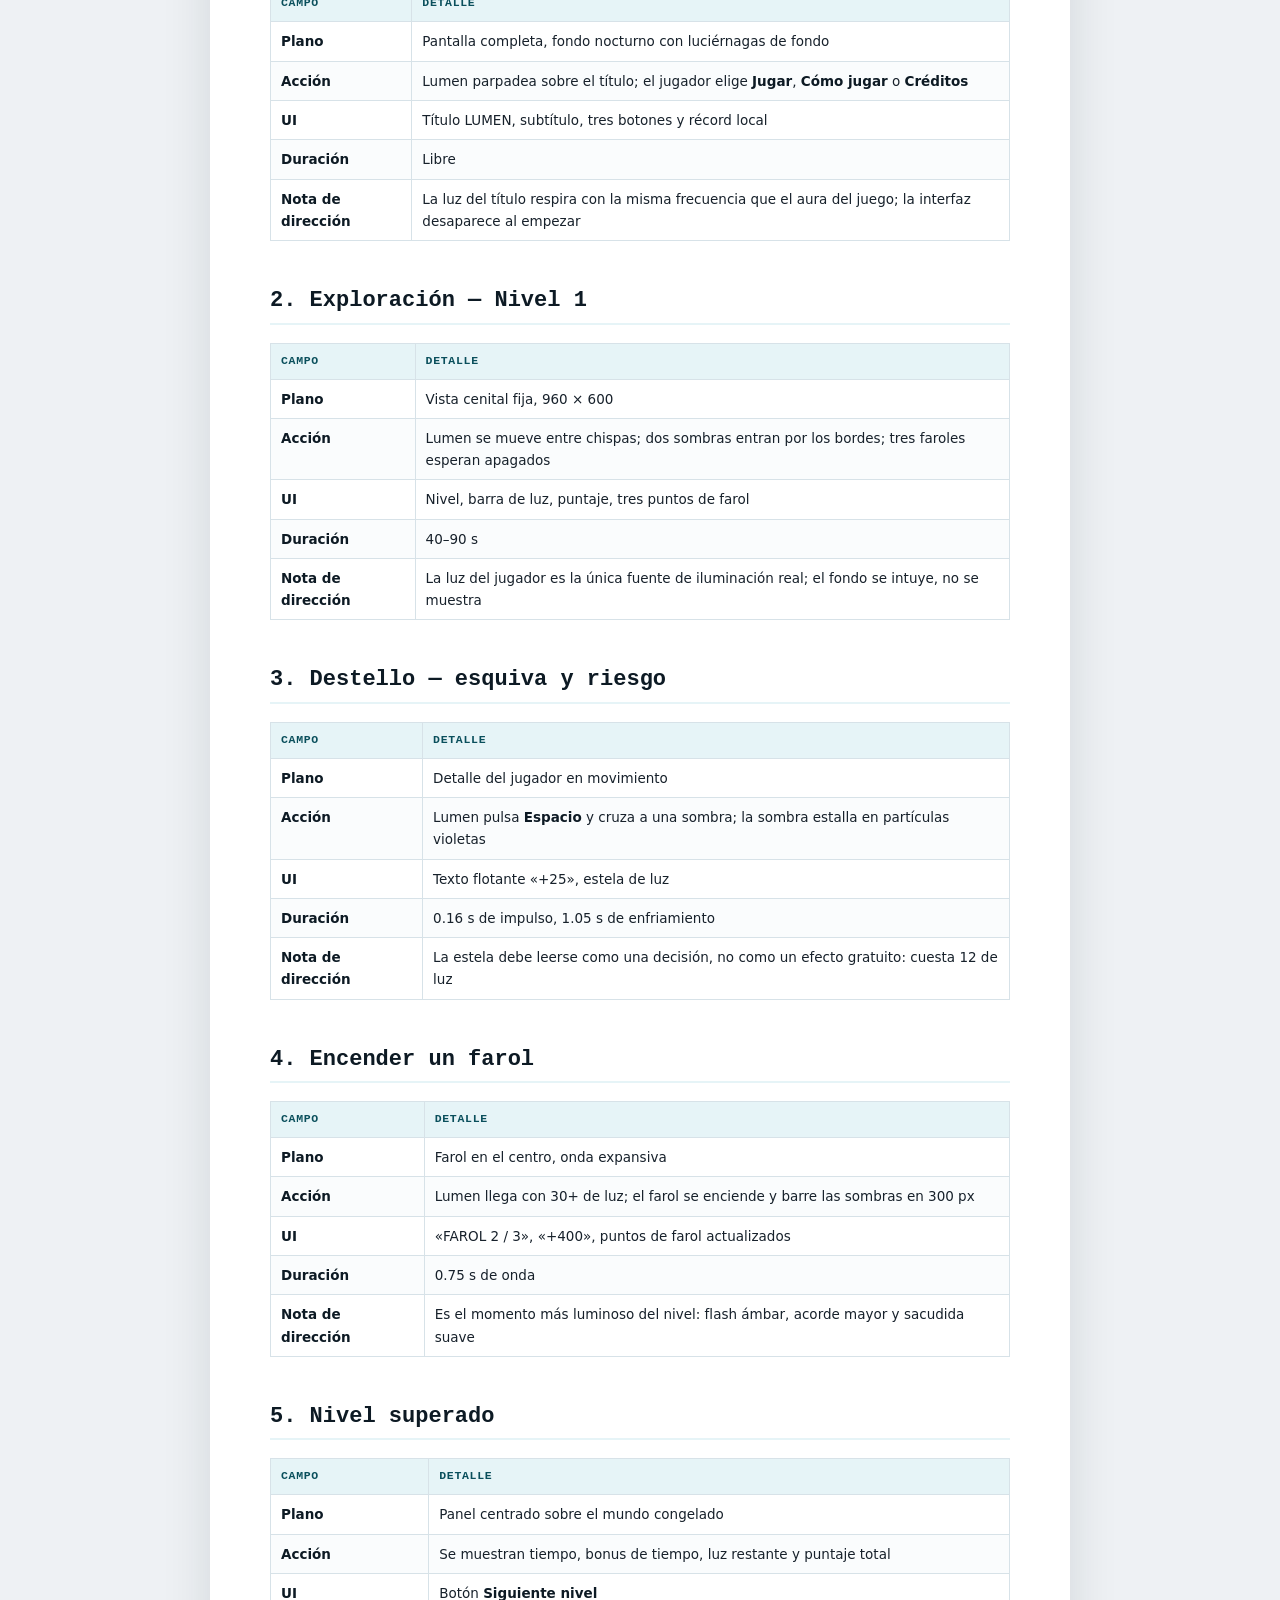
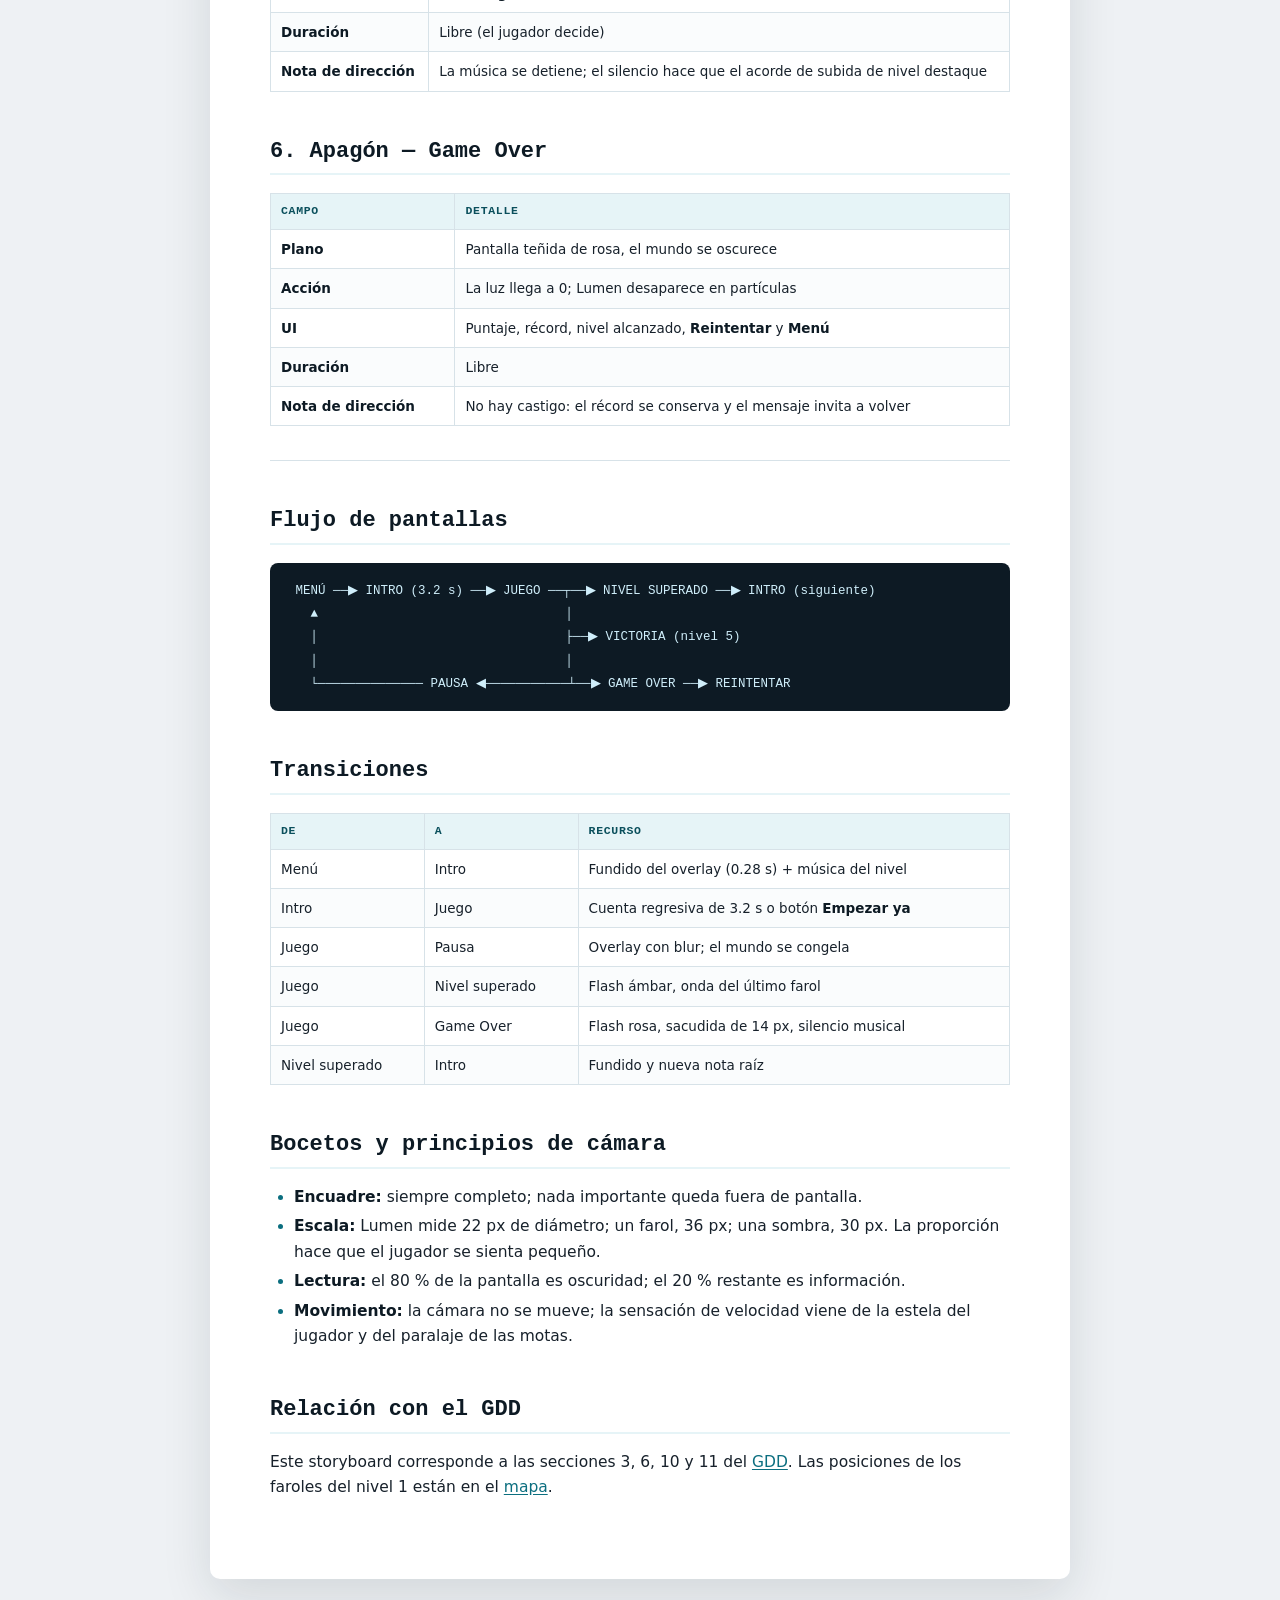
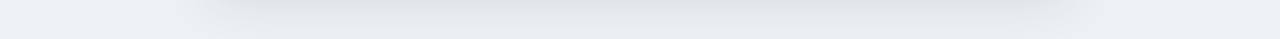
<file: docs/STORYBOARD.html>
<!DOCTYPE html>
<html lang="es">
<head>
<meta charset="utf-8">
<meta name="viewport" content="width=device-width, initial-scale=1">
<title>Storyboard · LUMEN</title>
<meta name="description" content="Seis viñetas del flujo de juego, transiciones y principios de cámara.">
<link rel="icon" href="../assets/favicon.svg" type="image/svg+xml">
<style>
:root {
  --ink: #17212b;
  --muted: #5a6b78;
  --faint: #8496a3;
  --accent: #0b6e7f;
  --accent-soft: #e6f4f7;
  --amber: #9a6b00;
  --line: #d7e2e8;
  --code-bg: #f4f7f9;
  --sans: "Segoe UI", system-ui, -apple-system, "Helvetica Neue", Arial, sans-serif;
  --mono: ui-monospace, SFMono-Regular, "SF Mono", Menlo, Consolas, "Liberation Mono", monospace;
}
* { box-sizing: border-box; }
html { -webkit-text-size-adjust: 100%; }
body {
  margin: 0;
  background: #eef1f4;
  color: var(--ink);
  font-family: var(--sans);
  font-size: 15.5px;
  line-height: 1.65;
}
.doc-nav {
  position: sticky;
  top: 0;
  z-index: 10;
  display: flex;
  flex-wrap: wrap;
  align-items: center;
  gap: 4px;
  padding: 10px 20px;
  background: rgba(9, 18, 26, 0.96);
  border-bottom: 1px solid #1d2f3c;
  backdrop-filter: blur(8px);
}
.doc-nav a {
  color: #9fb4c2;
  text-decoration: none;
  font-family: var(--mono);
  font-size: 11px;
  letter-spacing: 0.12em;
  text-transform: uppercase;
  padding: 6px 10px;
  border-radius: 999px;
  border: 1px solid transparent;
  white-space: nowrap;
}
.doc-nav a:hover { color: #7ef9ff; border-color: rgba(126, 249, 255, 0.35); }
.doc-nav a.active { color: #04121a; background: #7ef9ff; font-weight: 700; }
.doc-nav a.back { color: #7ef9ff; margin-right: 8px; }

.page {
  max-width: 860px;
  margin: 28px auto 60px;
  padding: 52px 60px 64px;
  background: #fff;
  border-radius: 10px;
  box-shadow: 0 18px 50px rgba(15, 32, 45, 0.12);
}

h1, h2, h3, h4 {
  font-family: var(--mono);
  line-height: 1.25;
  color: #0d1a24;
}
h1 { font-size: 30px; letter-spacing: 0.02em; margin: 0 0 26px; }
h2 {
  font-size: 22px;
  margin: 46px 0 16px;
  padding-bottom: 8px;
  border-bottom: 2px solid var(--accent-soft);
}
h3 { font-size: 16.5px; margin: 30px 0 10px; color: var(--accent); }
h4 { font-size: 14px; margin: 22px 0 8px; color: var(--muted); letter-spacing: 0.06em; text-transform: uppercase; }
p { margin: 0 0 14px; }
a { color: var(--accent); text-decoration: underline; text-underline-offset: 2px; }
a:hover { color: #064d59; }
strong { color: #0d1a24; }
em { color: var(--muted); }
ul, ol { margin: 0 0 16px; padding-left: 24px; }
li { margin: 4px 0; }
li::marker { color: var(--accent); }
hr { border: 0; border-top: 1px solid var(--line); margin: 34px 0; }
blockquote {
  margin: 18px 0;
  padding: 12px 18px;
  border-left: 4px solid var(--accent);
  background: var(--accent-soft);
  border-radius: 0 6px 6px 0;
  color: #24323d;
}
blockquote p:last-child { margin-bottom: 0; }
code {
  font-family: var(--mono);
  font-size: 0.86em;
  background: var(--code-bg);
  border: 1px solid var(--line);
  border-radius: 4px;
  padding: 1px 5px;
  color: #0a4f5c;
}
pre {
  margin: 18px 0;
  padding: 16px 18px;
  background: #0d1a24;
  border-radius: 8px;
  overflow-x: auto;
  line-height: 1.5;
}
pre code {
  background: none;
  border: 0;
  padding: 0;
  color: #cfeefa;
  font-size: 12.5px;
}
table {
  width: 100%;
  border-collapse: collapse;
  margin: 18px 0 22px;
  font-size: 13.5px;
}
th, td {
  border: 1px solid var(--line);
  padding: 8px 10px;
  text-align: left;
  vertical-align: top;
}
thead th {
  background: var(--accent-soft);
  color: #0a4f5c;
  font-family: var(--mono);
  font-size: 11.5px;
  letter-spacing: 0.06em;
  text-transform: uppercase;
}
tbody tr:nth-child(even) { background: #fafcfd; }
img { max-width: 100%; height: auto; }
p[align="center"] img { display: inline-block; }

/* Portada */
.cover {
  text-align: center;
  padding: 8px 0 32px;
  border-bottom: 3px solid var(--accent-soft);
  margin-bottom: 10px;
}
.cover-logo { width: 100%; max-width: 520px; border-radius: 8px; }
.cover-kicker {
  margin: 24px 0 6px;
  font-family: var(--mono);
  font-size: 11px;
  letter-spacing: 0.22em;
  text-transform: uppercase;
  color: var(--accent);
}
.cover-title { margin: 0 0 6px; font-size: 26px; }
.cover-project {
  margin: 0 0 22px;
  font-family: var(--mono);
  font-size: 12px;
  letter-spacing: 0.16em;
  text-transform: uppercase;
  color: var(--muted);
}
.cover-meta {
  width: auto;
  max-width: 520px;
  margin: 0 auto;
  font-size: 13px;
  text-align: left;
}
.cover-meta th {
  width: 38%;
  background: #f7fafb;
  font-family: var(--mono);
  font-size: 11px;
  letter-spacing: 0.05em;
  text-transform: uppercase;
  color: var(--muted);
}
.cover-foot {
  margin: 22px 0 0;
  font-family: var(--mono);
  font-size: 10.5px;
  letter-spacing: 0.14em;
  text-transform: uppercase;
  color: var(--faint);
}
/* Evita duplicar el título cuando ya lo muestra la portada */
.cover + .doc-body > h1:first-child { display: none; }

/* Índice de documentos */
.portfolio-intro { margin-bottom: 28px; }
.doc-grid {
  display: grid;
  grid-template-columns: repeat(auto-fill, minmax(250px, 1fr));
  gap: 14px;
  margin: 24px 0 0;
}
.doc-card {
  display: block;
  padding: 16px 18px;
  border: 1px solid var(--line);
  border-radius: 10px;
  text-decoration: none;
  color: inherit;
  background: #fbfdfe;
  transition: border-color 0.15s ease, box-shadow 0.15s ease, transform 0.15s ease;
}
.doc-card:hover {
  border-color: var(--accent);
  box-shadow: 0 8px 22px rgba(11, 110, 127, 0.12);
  transform: translateY(-2px);
}
.doc-card strong {
  display: block;
  font-family: var(--mono);
  font-size: 13px;
  letter-spacing: 0.04em;
  color: var(--accent);
  margin-bottom: 6px;
}
.doc-card > span { display: block; font-size: 12.5px; color: var(--muted); line-height: 1.5; }
.doc-card em {
  display: block;
  margin-top: 10px;
  font-family: var(--mono);
  font-size: 9.5px;
  letter-spacing: 0.14em;
  text-transform: uppercase;
  font-style: normal;
  color: var(--faint);
}
.doc-card .badge-pdf,
.doc-card .badge-docx {
  display: inline-block;
  margin-left: 6px;
  padding: 1px 6px;
  border-radius: 4px;
  font-family: var(--mono);
  font-size: 9px;
  font-weight: 400;
  letter-spacing: 0.1em;
  vertical-align: middle;
}
.doc-card .badge-pdf { background: #fdecec; color: #a33; }
.doc-card .badge-docx { background: #eaf1fb; color: #1b4f9c; }
.downloads { margin-top: 38px; }
.downloads table { font-size: 12.5px; }
.downloads td:first-child { font-weight: 600; }
.downloads .fmt a {
  display: inline-block;
  margin-right: 10px;
  font-family: var(--mono);
  font-size: 9.5px;
  letter-spacing: 0.1em;
  text-transform: uppercase;
  text-decoration: none;
  padding: 2px 7px;
  border: 1px solid var(--line);
  border-radius: 4px;
}
.downloads .fmt a:hover { border-color: var(--accent); background: var(--accent-soft); }

.foot-note {
  margin-top: 40px;
  padding-top: 18px;
  border-top: 1px solid var(--line);
  font-family: var(--mono);
  font-size: 10.5px;
  letter-spacing: 0.1em;
  color: var(--faint);
  text-transform: uppercase;
}

/* Impresión / PDF */
@media print {
  @page { size: A4; margin: 17mm 15mm 18mm; }
  body { background: #fff; font-size: 10.5pt; line-height: 1.5; }
  .doc-nav { display: none !important; }
  .page {
    max-width: none;
    margin: 0;
    padding: 0;
    box-shadow: none;
    border-radius: 0;
  }
  h2 { page-break-after: avoid; break-after: avoid; margin-top: 26px; }
  h3 { page-break-after: avoid; break-after: avoid; }
  pre, img, blockquote { page-break-inside: avoid; break-inside: avoid; }
  table { page-break-inside: auto; break-inside: auto; }
  thead { display: table-header-group; }
  tr { page-break-inside: avoid; break-inside: avoid; }
  pre { background: #f4f7f9; border: 1px solid var(--line); }
  pre code { color: #17212b; font-size: 9pt; }
  a { color: var(--accent); }
  .cover { page-break-after: always; break-after: page; }
  .doc-card { box-shadow: none; }
}

@media (max-width: 720px) {
  .page { margin: 0; border-radius: 0; padding: 26px 20px 44px; box-shadow: none; }
  .doc-nav { padding: 8px 10px; }
  body { font-size: 15px; }
  h1 { font-size: 25px; }
  h2 { font-size: 20px; }
  table { font-size: 12px; }
  th, td { padding: 6px 7px; }
}
</style>
</head>
<body class="">
<nav class="doc-nav" aria-label="Documentos"><a href="../index.html" class="back">← Jugar</a><a href="GDD.html">GDD</a><a href="REQUERIMIENTOS.html">Requerimientos</a><a href="STORYBOARD.html" class="active" aria-current="page">Storyboard</a><a href="GUION.html">Guión</a><a href="PLAN-DE-TRABAJO.html">Plan de trabajo</a><a href="VIDEO.html">Guión del video</a></nav>
<main class="page">

  <header class="cover">
    <img class="cover-logo" src="../assets/splash.svg" alt="LUMEN — La última luciérnaga">
    <p class="cover-kicker">Desarrollo de Videojuegos</p>
    <h1 class="cover-title">Storyboard</h1>
    <p class="cover-project">LUMEN — La última luciérnaga</p>
    <table class="cover-meta">
      <tr><th>Autor</th><td>Diego Alejandro Franco Partida</td></tr>
      <tr><th>Correo</th><td>23311024@uthermosillo.edu.mx</td></tr>
      <tr><th>Materia</th><td>Desarrollo de Videojuegos</td></tr>
      <tr><th>Fecha</th><td>Noviembre de 2026</td></tr>
      <tr><th>Repositorio</th><td><a href="https://github.com/diegouth/lumen">https://github.com/diegouth/lumen</a></td></tr>
      <tr><th>Jugar en línea</th><td><a href="https://diegouth.github.io/lumen/">https://diegouth.github.io/lumen/</a></td></tr>
    </table>
    <p class="cover-foot">Proyecto individual · Licencia MIT</p>
  </header><article class="doc-body"><h1>Storyboard — LUMEN</h1>
<blockquote>
<p>Seis viñetas que resumen el flujo completo de una partida: menú, exploración, combate, objetivo, recompensa y derrota.</p>
</blockquote>
<p align="center">
  <img src="../assets/storyboard.svg" alt="Storyboard de LUMEN en seis viñetas" width="100%">
</p><hr>
<h2>1. Menú principal</h2>
<table>
<thead>
<tr>
<th>Campo</th>
<th>Detalle</th>
</tr>
</thead>
<tbody><tr>
<td><strong>Plano</strong></td>
<td>Pantalla completa, fondo nocturno con luciérnagas de fondo</td>
</tr>
<tr>
<td><strong>Acción</strong></td>
<td>Lumen parpadea sobre el título; el jugador elige <strong>Jugar</strong>, <strong>Cómo jugar</strong> o <strong>Créditos</strong></td>
</tr>
<tr>
<td><strong>UI</strong></td>
<td>Título LUMEN, subtítulo, tres botones y récord local</td>
</tr>
<tr>
<td><strong>Duración</strong></td>
<td>Libre</td>
</tr>
<tr>
<td><strong>Nota de dirección</strong></td>
<td>La luz del título respira con la misma frecuencia que el aura del juego; la interfaz desaparece al empezar</td>
</tr>
</tbody></table>
<h2>2. Exploración — Nivel 1</h2>
<table>
<thead>
<tr>
<th>Campo</th>
<th>Detalle</th>
</tr>
</thead>
<tbody><tr>
<td><strong>Plano</strong></td>
<td>Vista cenital fija, 960 × 600</td>
</tr>
<tr>
<td><strong>Acción</strong></td>
<td>Lumen se mueve entre chispas; dos sombras entran por los bordes; tres faroles esperan apagados</td>
</tr>
<tr>
<td><strong>UI</strong></td>
<td>Nivel, barra de luz, puntaje, tres puntos de farol</td>
</tr>
<tr>
<td><strong>Duración</strong></td>
<td>40–90 s</td>
</tr>
<tr>
<td><strong>Nota de dirección</strong></td>
<td>La luz del jugador es la única fuente de iluminación real; el fondo se intuye, no se muestra</td>
</tr>
</tbody></table>
<h2>3. Destello — esquiva y riesgo</h2>
<table>
<thead>
<tr>
<th>Campo</th>
<th>Detalle</th>
</tr>
</thead>
<tbody><tr>
<td><strong>Plano</strong></td>
<td>Detalle del jugador en movimiento</td>
</tr>
<tr>
<td><strong>Acción</strong></td>
<td>Lumen pulsa <strong>Espacio</strong> y cruza a una sombra; la sombra estalla en partículas violetas</td>
</tr>
<tr>
<td><strong>UI</strong></td>
<td>Texto flotante «+25», estela de luz</td>
</tr>
<tr>
<td><strong>Duración</strong></td>
<td>0.16 s de impulso, 1.05 s de enfriamiento</td>
</tr>
<tr>
<td><strong>Nota de dirección</strong></td>
<td>La estela debe leerse como una decisión, no como un efecto gratuito: cuesta 12 de luz</td>
</tr>
</tbody></table>
<h2>4. Encender un farol</h2>
<table>
<thead>
<tr>
<th>Campo</th>
<th>Detalle</th>
</tr>
</thead>
<tbody><tr>
<td><strong>Plano</strong></td>
<td>Farol en el centro, onda expansiva</td>
</tr>
<tr>
<td><strong>Acción</strong></td>
<td>Lumen llega con 30+ de luz; el farol se enciende y barre las sombras en 300 px</td>
</tr>
<tr>
<td><strong>UI</strong></td>
<td>«FAROL 2 / 3», «+400», puntos de farol actualizados</td>
</tr>
<tr>
<td><strong>Duración</strong></td>
<td>0.75 s de onda</td>
</tr>
<tr>
<td><strong>Nota de dirección</strong></td>
<td>Es el momento más luminoso del nivel: flash ámbar, acorde mayor y sacudida suave</td>
</tr>
</tbody></table>
<h2>5. Nivel superado</h2>
<table>
<thead>
<tr>
<th>Campo</th>
<th>Detalle</th>
</tr>
</thead>
<tbody><tr>
<td><strong>Plano</strong></td>
<td>Panel centrado sobre el mundo congelado</td>
</tr>
<tr>
<td><strong>Acción</strong></td>
<td>Se muestran tiempo, bonus de tiempo, luz restante y puntaje total</td>
</tr>
<tr>
<td><strong>UI</strong></td>
<td>Botón <strong>Siguiente nivel</strong></td>
</tr>
<tr>
<td><strong>Duración</strong></td>
<td>Libre (el jugador decide)</td>
</tr>
<tr>
<td><strong>Nota de dirección</strong></td>
<td>La música se detiene; el silencio hace que el acorde de subida de nivel destaque</td>
</tr>
</tbody></table>
<h2>6. Apagón — Game Over</h2>
<table>
<thead>
<tr>
<th>Campo</th>
<th>Detalle</th>
</tr>
</thead>
<tbody><tr>
<td><strong>Plano</strong></td>
<td>Pantalla teñida de rosa, el mundo se oscurece</td>
</tr>
<tr>
<td><strong>Acción</strong></td>
<td>La luz llega a 0; Lumen desaparece en partículas</td>
</tr>
<tr>
<td><strong>UI</strong></td>
<td>Puntaje, récord, nivel alcanzado, <strong>Reintentar</strong> y <strong>Menú</strong></td>
</tr>
<tr>
<td><strong>Duración</strong></td>
<td>Libre</td>
</tr>
<tr>
<td><strong>Nota de dirección</strong></td>
<td>No hay castigo: el récord se conserva y el mensaje invita a volver</td>
</tr>
</tbody></table>
<hr>
<h2>Flujo de pantallas</h2>
<pre><code class="language-text"> MENÚ ──▶ INTRO (3.2 s) ──▶ JUEGO ──┬──▶ NIVEL SUPERADO ──▶ INTRO (siguiente)
   ▲                                 │
   │                                 ├──▶ VICTORIA (nivel 5)
   │                                 │
   └────────────── PAUSA ◀───────────┴──▶ GAME OVER ──▶ REINTENTAR
</code></pre>
<h2>Transiciones</h2>
<table>
<thead>
<tr>
<th>De</th>
<th>A</th>
<th>Recurso</th>
</tr>
</thead>
<tbody><tr>
<td>Menú</td>
<td>Intro</td>
<td>Fundido del overlay (0.28 s) + música del nivel</td>
</tr>
<tr>
<td>Intro</td>
<td>Juego</td>
<td>Cuenta regresiva de 3.2 s o botón <strong>Empezar ya</strong></td>
</tr>
<tr>
<td>Juego</td>
<td>Pausa</td>
<td>Overlay con blur; el mundo se congela</td>
</tr>
<tr>
<td>Juego</td>
<td>Nivel superado</td>
<td>Flash ámbar, onda del último farol</td>
</tr>
<tr>
<td>Juego</td>
<td>Game Over</td>
<td>Flash rosa, sacudida de 14 px, silencio musical</td>
</tr>
<tr>
<td>Nivel superado</td>
<td>Intro</td>
<td>Fundido y nueva nota raíz</td>
</tr>
</tbody></table>
<h2>Bocetos y principios de cámara</h2>
<ul>
<li><strong>Encuadre:</strong> siempre completo; nada importante queda fuera de pantalla.</li>
<li><strong>Escala:</strong> Lumen mide 22 px de diámetro; un farol, 36 px; una sombra, 30 px. La proporción hace que el jugador se sienta pequeño.</li>
<li><strong>Lectura:</strong> el 80 % de la pantalla es oscuridad; el 20 % restante es información.</li>
<li><strong>Movimiento:</strong> la cámara no se mueve; la sensación de velocidad viene de la estela del jugador y del paralaje de las motas.</li>
</ul>
<h2>Relación con el GDD</h2>
<p>Este storyboard corresponde a las secciones 3, 6, 10 y 11 del <a href="GDD.html">GDD</a>. Las posiciones de los faroles del nivel 1 están en el <a href="../assets/mapa-nivel-1.svg">mapa</a>.</p>
</article>
</main>
</body>
</html>
</file>
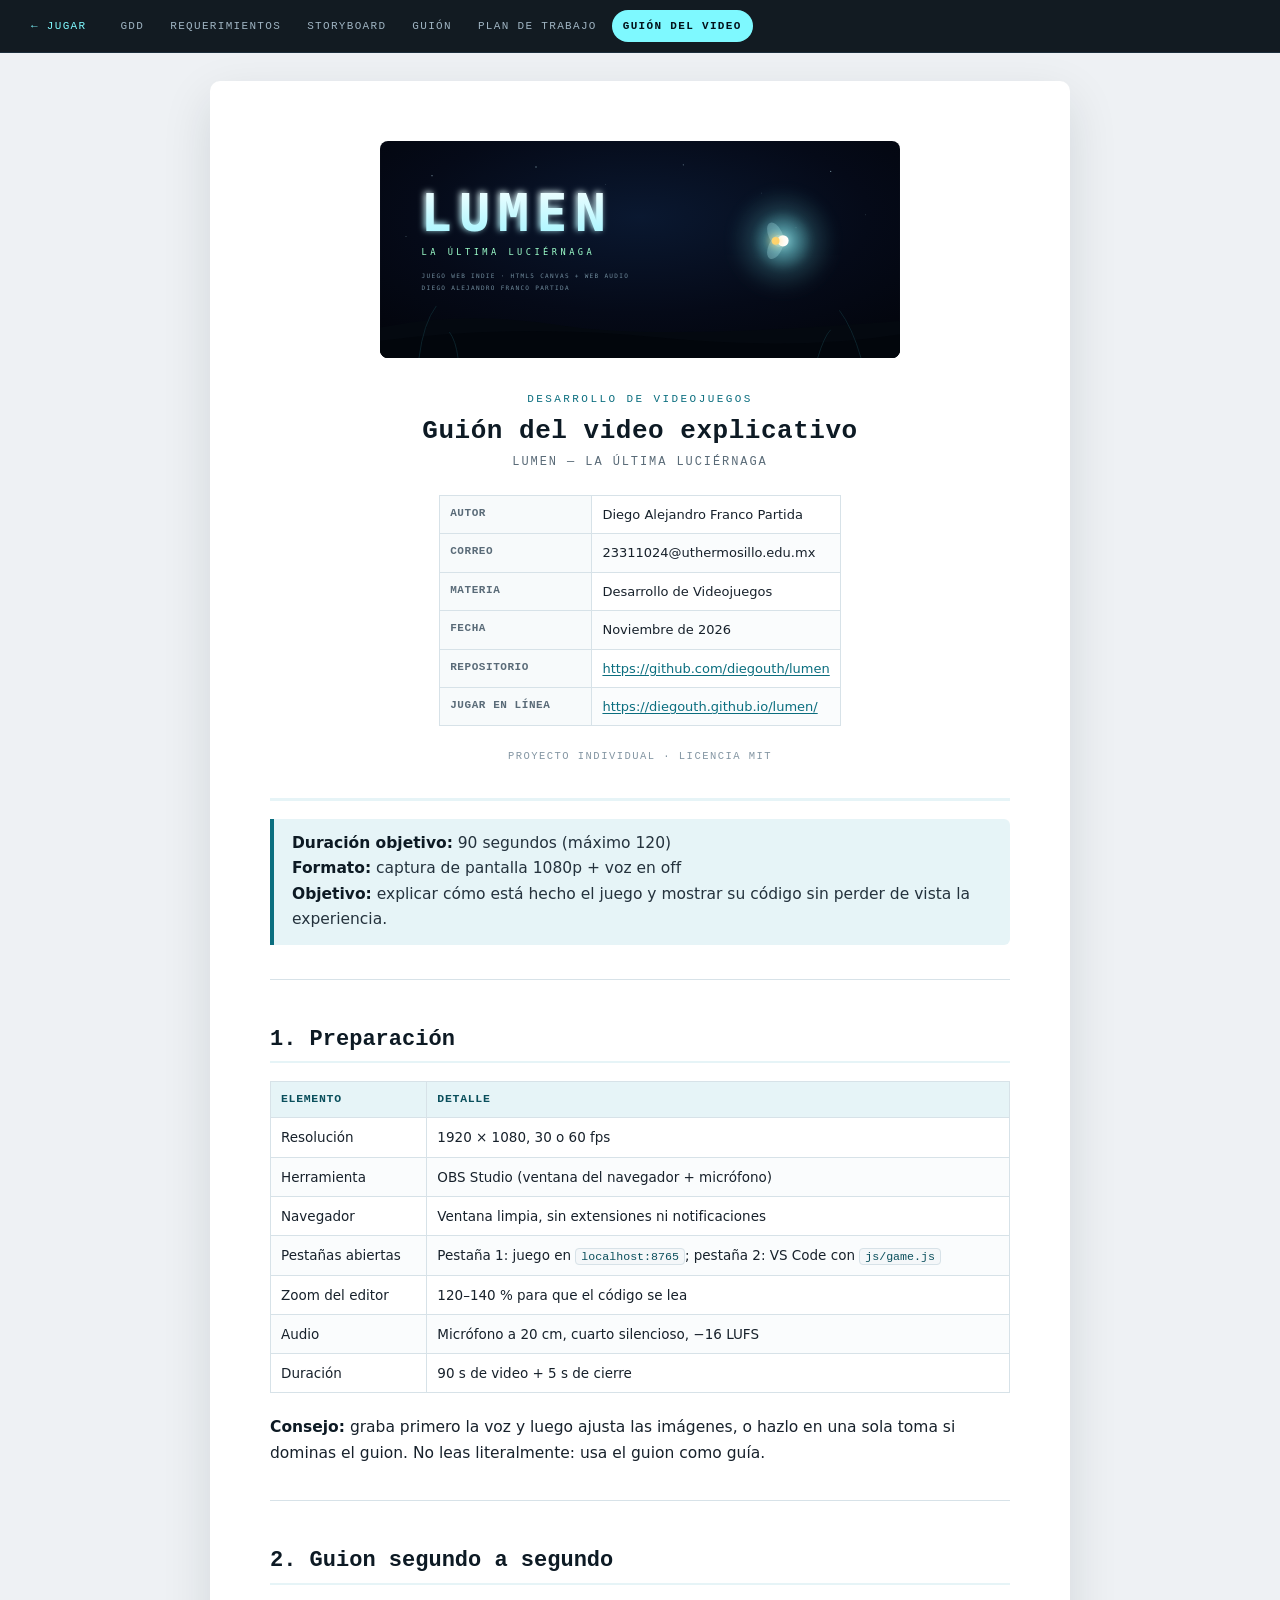
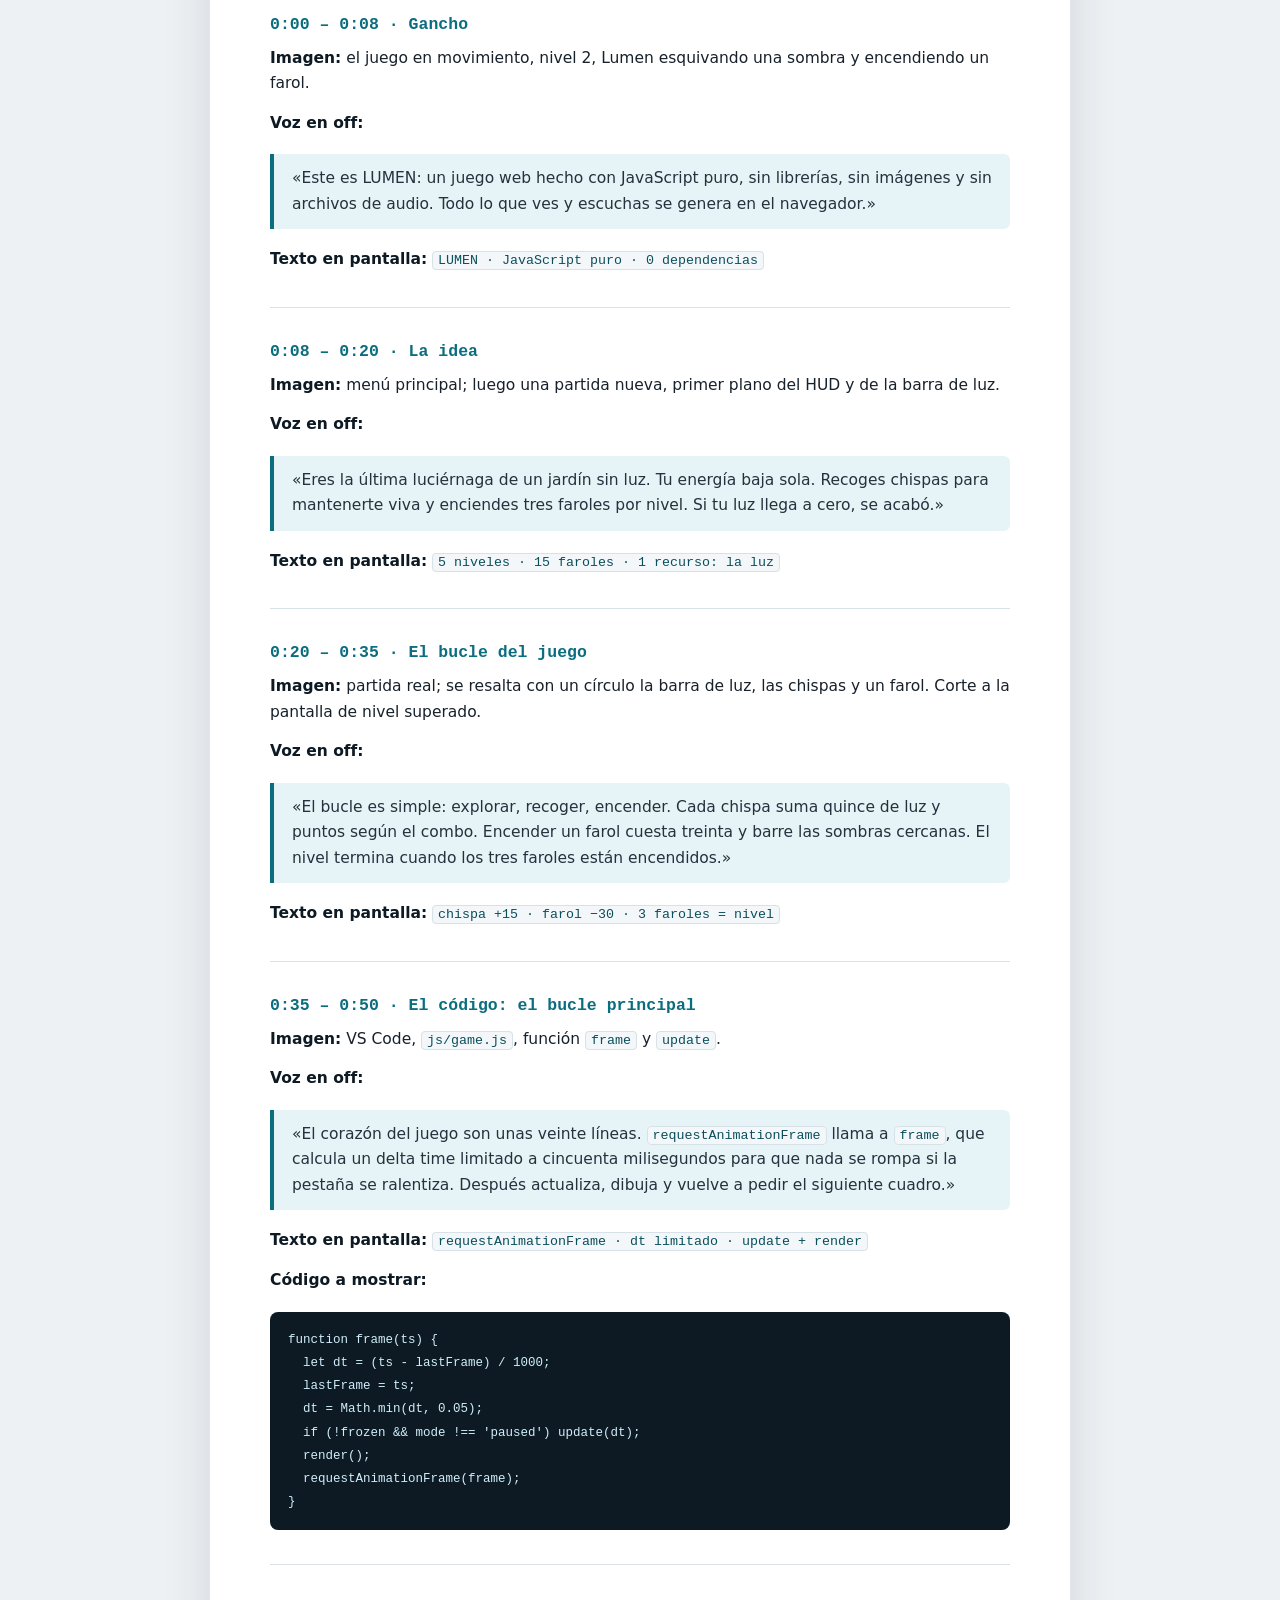
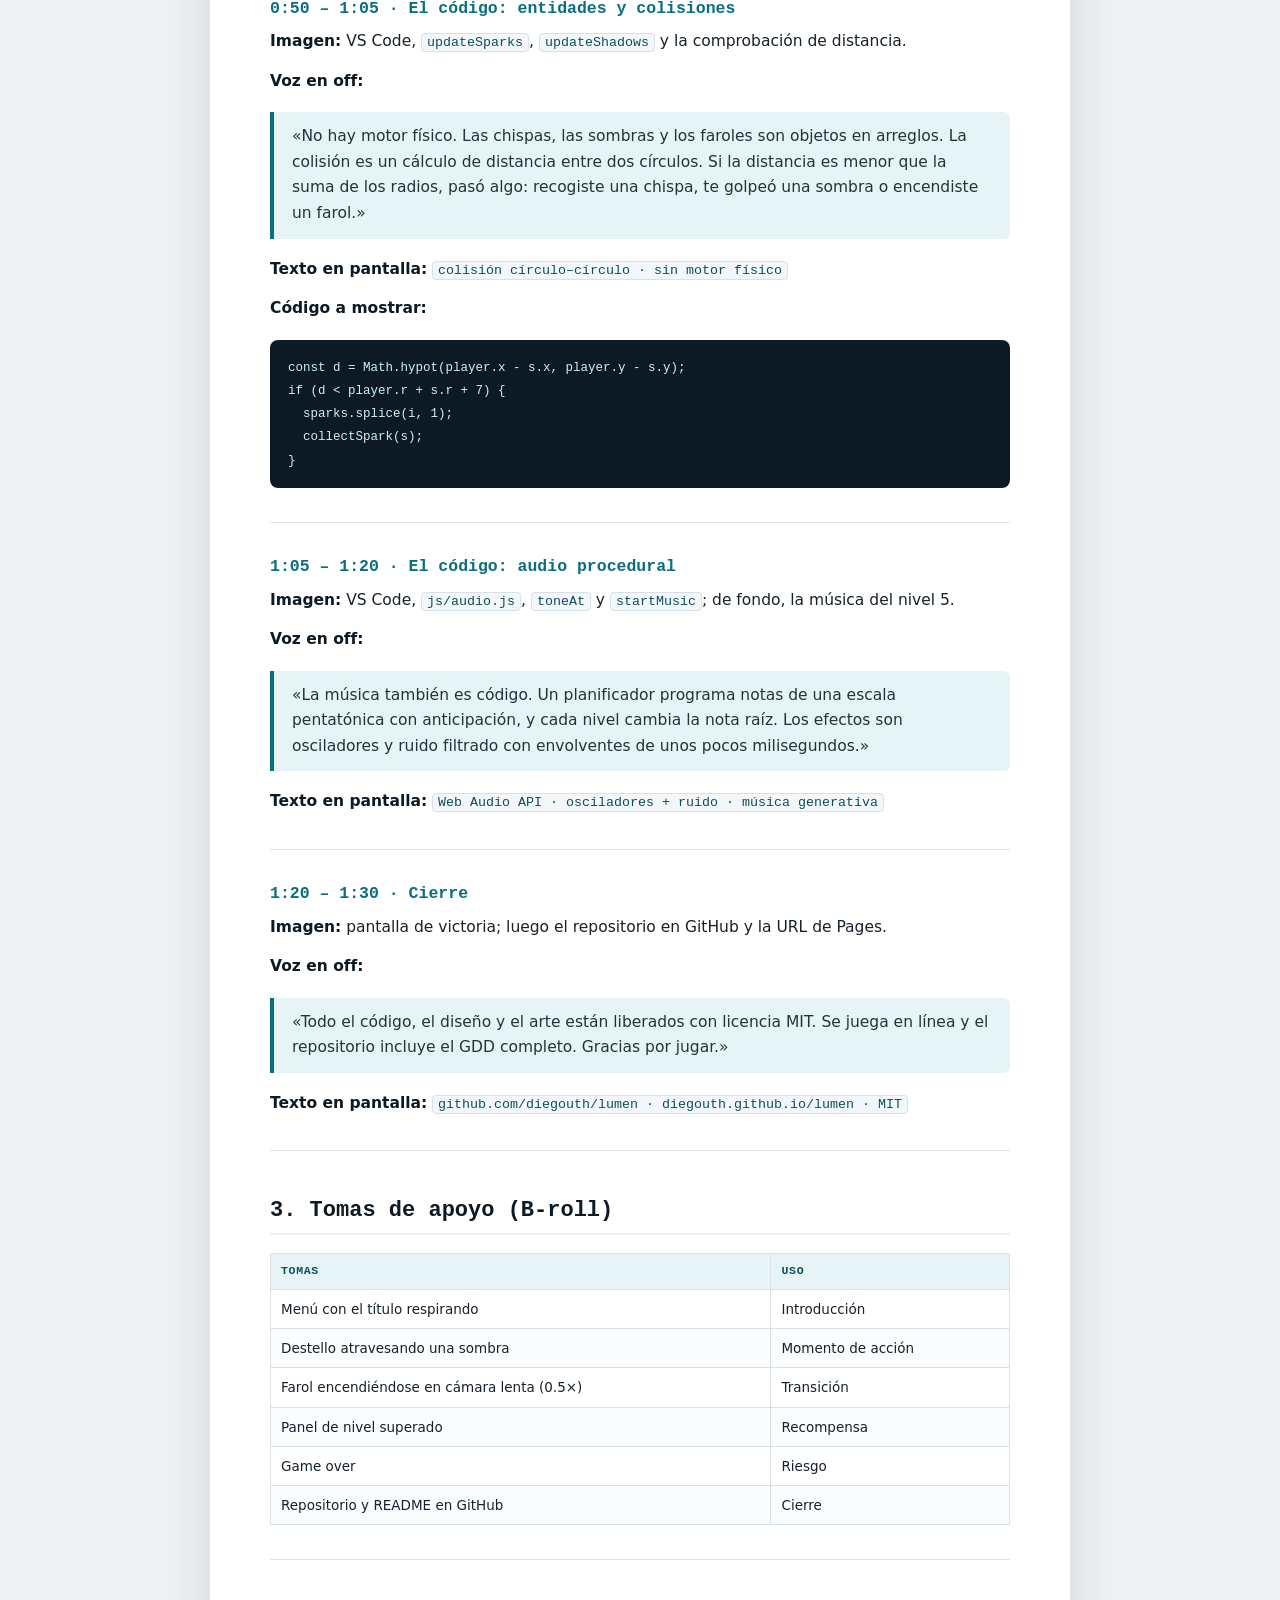
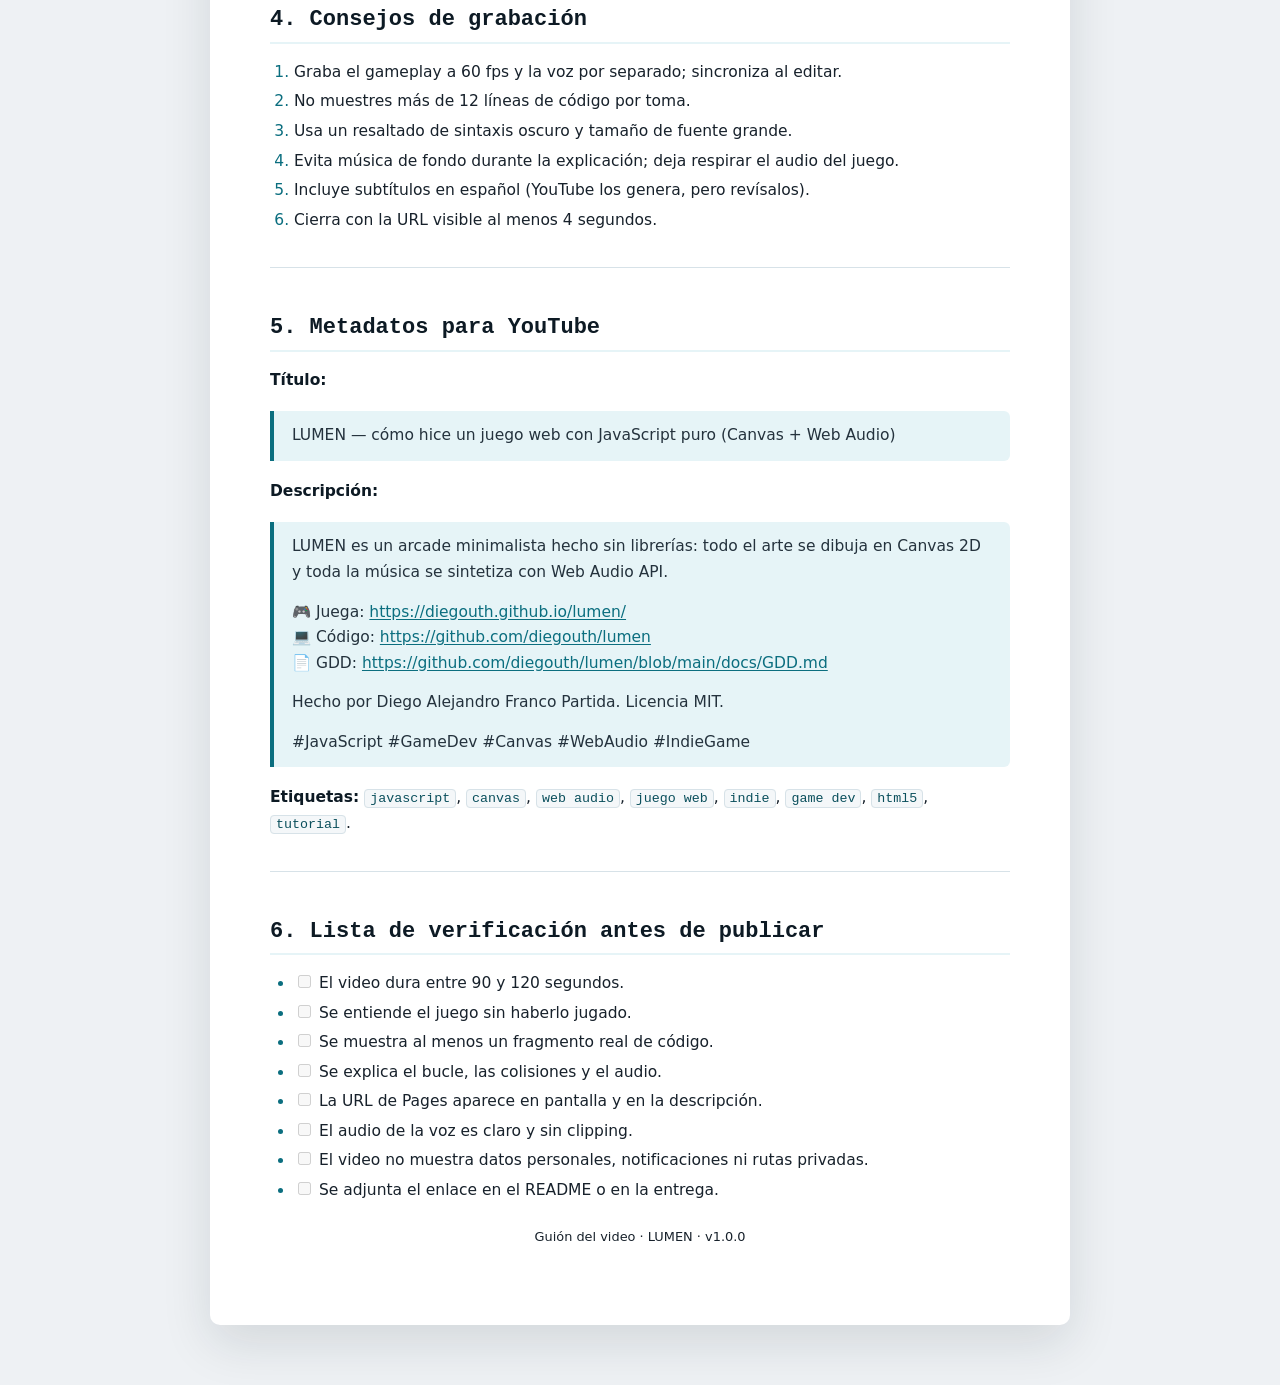
<file: docs/VIDEO.html>
<!DOCTYPE html>
<html lang="es">
<head>
<meta charset="utf-8">
<meta name="viewport" content="width=device-width, initial-scale=1">
<title>Guión del video explicativo · LUMEN</title>
<meta name="description" content="Guion segundo a segundo del video de 90 segundos sobre el código.">
<link rel="icon" href="../assets/favicon.svg" type="image/svg+xml">
<style>
:root {
  --ink: #17212b;
  --muted: #5a6b78;
  --faint: #8496a3;
  --accent: #0b6e7f;
  --accent-soft: #e6f4f7;
  --amber: #9a6b00;
  --line: #d7e2e8;
  --code-bg: #f4f7f9;
  --sans: "Segoe UI", system-ui, -apple-system, "Helvetica Neue", Arial, sans-serif;
  --mono: ui-monospace, SFMono-Regular, "SF Mono", Menlo, Consolas, "Liberation Mono", monospace;
}
* { box-sizing: border-box; }
html { -webkit-text-size-adjust: 100%; }
body {
  margin: 0;
  background: #eef1f4;
  color: var(--ink);
  font-family: var(--sans);
  font-size: 15.5px;
  line-height: 1.65;
}
.doc-nav {
  position: sticky;
  top: 0;
  z-index: 10;
  display: flex;
  flex-wrap: wrap;
  align-items: center;
  gap: 4px;
  padding: 10px 20px;
  background: rgba(9, 18, 26, 0.96);
  border-bottom: 1px solid #1d2f3c;
  backdrop-filter: blur(8px);
}
.doc-nav a {
  color: #9fb4c2;
  text-decoration: none;
  font-family: var(--mono);
  font-size: 11px;
  letter-spacing: 0.12em;
  text-transform: uppercase;
  padding: 6px 10px;
  border-radius: 999px;
  border: 1px solid transparent;
  white-space: nowrap;
}
.doc-nav a:hover { color: #7ef9ff; border-color: rgba(126, 249, 255, 0.35); }
.doc-nav a.active { color: #04121a; background: #7ef9ff; font-weight: 700; }
.doc-nav a.back { color: #7ef9ff; margin-right: 8px; }

.page {
  max-width: 860px;
  margin: 28px auto 60px;
  padding: 52px 60px 64px;
  background: #fff;
  border-radius: 10px;
  box-shadow: 0 18px 50px rgba(15, 32, 45, 0.12);
}

h1, h2, h3, h4 {
  font-family: var(--mono);
  line-height: 1.25;
  color: #0d1a24;
}
h1 { font-size: 30px; letter-spacing: 0.02em; margin: 0 0 26px; }
h2 {
  font-size: 22px;
  margin: 46px 0 16px;
  padding-bottom: 8px;
  border-bottom: 2px solid var(--accent-soft);
}
h3 { font-size: 16.5px; margin: 30px 0 10px; color: var(--accent); }
h4 { font-size: 14px; margin: 22px 0 8px; color: var(--muted); letter-spacing: 0.06em; text-transform: uppercase; }
p { margin: 0 0 14px; }
a { color: var(--accent); text-decoration: underline; text-underline-offset: 2px; }
a:hover { color: #064d59; }
strong { color: #0d1a24; }
em { color: var(--muted); }
ul, ol { margin: 0 0 16px; padding-left: 24px; }
li { margin: 4px 0; }
li::marker { color: var(--accent); }
hr { border: 0; border-top: 1px solid var(--line); margin: 34px 0; }
blockquote {
  margin: 18px 0;
  padding: 12px 18px;
  border-left: 4px solid var(--accent);
  background: var(--accent-soft);
  border-radius: 0 6px 6px 0;
  color: #24323d;
}
blockquote p:last-child { margin-bottom: 0; }
code {
  font-family: var(--mono);
  font-size: 0.86em;
  background: var(--code-bg);
  border: 1px solid var(--line);
  border-radius: 4px;
  padding: 1px 5px;
  color: #0a4f5c;
}
pre {
  margin: 18px 0;
  padding: 16px 18px;
  background: #0d1a24;
  border-radius: 8px;
  overflow-x: auto;
  line-height: 1.5;
}
pre code {
  background: none;
  border: 0;
  padding: 0;
  color: #cfeefa;
  font-size: 12.5px;
}
table {
  width: 100%;
  border-collapse: collapse;
  margin: 18px 0 22px;
  font-size: 13.5px;
}
th, td {
  border: 1px solid var(--line);
  padding: 8px 10px;
  text-align: left;
  vertical-align: top;
}
thead th {
  background: var(--accent-soft);
  color: #0a4f5c;
  font-family: var(--mono);
  font-size: 11.5px;
  letter-spacing: 0.06em;
  text-transform: uppercase;
}
tbody tr:nth-child(even) { background: #fafcfd; }
img { max-width: 100%; height: auto; }
p[align="center"] img { display: inline-block; }

/* Portada */
.cover {
  text-align: center;
  padding: 8px 0 32px;
  border-bottom: 3px solid var(--accent-soft);
  margin-bottom: 10px;
}
.cover-logo { width: 100%; max-width: 520px; border-radius: 8px; }
.cover-kicker {
  margin: 24px 0 6px;
  font-family: var(--mono);
  font-size: 11px;
  letter-spacing: 0.22em;
  text-transform: uppercase;
  color: var(--accent);
}
.cover-title { margin: 0 0 6px; font-size: 26px; }
.cover-project {
  margin: 0 0 22px;
  font-family: var(--mono);
  font-size: 12px;
  letter-spacing: 0.16em;
  text-transform: uppercase;
  color: var(--muted);
}
.cover-meta {
  width: auto;
  max-width: 520px;
  margin: 0 auto;
  font-size: 13px;
  text-align: left;
}
.cover-meta th {
  width: 38%;
  background: #f7fafb;
  font-family: var(--mono);
  font-size: 11px;
  letter-spacing: 0.05em;
  text-transform: uppercase;
  color: var(--muted);
}
.cover-foot {
  margin: 22px 0 0;
  font-family: var(--mono);
  font-size: 10.5px;
  letter-spacing: 0.14em;
  text-transform: uppercase;
  color: var(--faint);
}
/* Evita duplicar el título cuando ya lo muestra la portada */
.cover + .doc-body > h1:first-child { display: none; }

/* Índice de documentos */
.portfolio-intro { margin-bottom: 28px; }
.doc-grid {
  display: grid;
  grid-template-columns: repeat(auto-fill, minmax(250px, 1fr));
  gap: 14px;
  margin: 24px 0 0;
}
.doc-card {
  display: block;
  padding: 16px 18px;
  border: 1px solid var(--line);
  border-radius: 10px;
  text-decoration: none;
  color: inherit;
  background: #fbfdfe;
  transition: border-color 0.15s ease, box-shadow 0.15s ease, transform 0.15s ease;
}
.doc-card:hover {
  border-color: var(--accent);
  box-shadow: 0 8px 22px rgba(11, 110, 127, 0.12);
  transform: translateY(-2px);
}
.doc-card strong {
  display: block;
  font-family: var(--mono);
  font-size: 13px;
  letter-spacing: 0.04em;
  color: var(--accent);
  margin-bottom: 6px;
}
.doc-card > span { display: block; font-size: 12.5px; color: var(--muted); line-height: 1.5; }
.doc-card em {
  display: block;
  margin-top: 10px;
  font-family: var(--mono);
  font-size: 9.5px;
  letter-spacing: 0.14em;
  text-transform: uppercase;
  font-style: normal;
  color: var(--faint);
}
.doc-card .badge-pdf,
.doc-card .badge-docx {
  display: inline-block;
  margin-left: 6px;
  padding: 1px 6px;
  border-radius: 4px;
  font-family: var(--mono);
  font-size: 9px;
  font-weight: 400;
  letter-spacing: 0.1em;
  vertical-align: middle;
}
.doc-card .badge-pdf { background: #fdecec; color: #a33; }
.doc-card .badge-docx { background: #eaf1fb; color: #1b4f9c; }
.downloads { margin-top: 38px; }
.downloads table { font-size: 12.5px; }
.downloads td:first-child { font-weight: 600; }
.downloads .fmt a {
  display: inline-block;
  margin-right: 10px;
  font-family: var(--mono);
  font-size: 9.5px;
  letter-spacing: 0.1em;
  text-transform: uppercase;
  text-decoration: none;
  padding: 2px 7px;
  border: 1px solid var(--line);
  border-radius: 4px;
}
.downloads .fmt a:hover { border-color: var(--accent); background: var(--accent-soft); }

.foot-note {
  margin-top: 40px;
  padding-top: 18px;
  border-top: 1px solid var(--line);
  font-family: var(--mono);
  font-size: 10.5px;
  letter-spacing: 0.1em;
  color: var(--faint);
  text-transform: uppercase;
}

/* Impresión / PDF */
@media print {
  @page { size: A4; margin: 17mm 15mm 18mm; }
  body { background: #fff; font-size: 10.5pt; line-height: 1.5; }
  .doc-nav { display: none !important; }
  .page {
    max-width: none;
    margin: 0;
    padding: 0;
    box-shadow: none;
    border-radius: 0;
  }
  h2 { page-break-after: avoid; break-after: avoid; margin-top: 26px; }
  h3 { page-break-after: avoid; break-after: avoid; }
  pre, img, blockquote { page-break-inside: avoid; break-inside: avoid; }
  table { page-break-inside: auto; break-inside: auto; }
  thead { display: table-header-group; }
  tr { page-break-inside: avoid; break-inside: avoid; }
  pre { background: #f4f7f9; border: 1px solid var(--line); }
  pre code { color: #17212b; font-size: 9pt; }
  a { color: var(--accent); }
  .cover { page-break-after: always; break-after: page; }
  .doc-card { box-shadow: none; }
}

@media (max-width: 720px) {
  .page { margin: 0; border-radius: 0; padding: 26px 20px 44px; box-shadow: none; }
  .doc-nav { padding: 8px 10px; }
  body { font-size: 15px; }
  h1 { font-size: 25px; }
  h2 { font-size: 20px; }
  table { font-size: 12px; }
  th, td { padding: 6px 7px; }
}
</style>
</head>
<body class="">
<nav class="doc-nav" aria-label="Documentos"><a href="../index.html" class="back">← Jugar</a><a href="GDD.html">GDD</a><a href="REQUERIMIENTOS.html">Requerimientos</a><a href="STORYBOARD.html">Storyboard</a><a href="GUION.html">Guión</a><a href="PLAN-DE-TRABAJO.html">Plan de trabajo</a><a href="VIDEO.html" class="active" aria-current="page">Guión del video</a></nav>
<main class="page">

  <header class="cover">
    <img class="cover-logo" src="../assets/splash.svg" alt="LUMEN — La última luciérnaga">
    <p class="cover-kicker">Desarrollo de Videojuegos</p>
    <h1 class="cover-title">Guión del video explicativo</h1>
    <p class="cover-project">LUMEN — La última luciérnaga</p>
    <table class="cover-meta">
      <tr><th>Autor</th><td>Diego Alejandro Franco Partida</td></tr>
      <tr><th>Correo</th><td>23311024@uthermosillo.edu.mx</td></tr>
      <tr><th>Materia</th><td>Desarrollo de Videojuegos</td></tr>
      <tr><th>Fecha</th><td>Noviembre de 2026</td></tr>
      <tr><th>Repositorio</th><td><a href="https://github.com/diegouth/lumen">https://github.com/diegouth/lumen</a></td></tr>
      <tr><th>Jugar en línea</th><td><a href="https://diegouth.github.io/lumen/">https://diegouth.github.io/lumen/</a></td></tr>
    </table>
    <p class="cover-foot">Proyecto individual · Licencia MIT</p>
  </header><article class="doc-body"><h1>Guion del video explicativo — LUMEN</h1>
<blockquote>
<p><strong>Duración objetivo:</strong> 90 segundos (máximo 120)<br><strong>Formato:</strong> captura de pantalla 1080p + voz en off<br><strong>Objetivo:</strong> explicar cómo está hecho el juego y mostrar su código sin perder de vista la experiencia.</p>
</blockquote>
<hr>
<h2>1. Preparación</h2>
<table>
<thead>
<tr>
<th>Elemento</th>
<th>Detalle</th>
</tr>
</thead>
<tbody><tr>
<td>Resolución</td>
<td>1920 × 1080, 30 o 60 fps</td>
</tr>
<tr>
<td>Herramienta</td>
<td>OBS Studio (ventana del navegador + micrófono)</td>
</tr>
<tr>
<td>Navegador</td>
<td>Ventana limpia, sin extensiones ni notificaciones</td>
</tr>
<tr>
<td>Pestañas abiertas</td>
<td>Pestaña 1: juego en <code>localhost:8765</code>; pestaña 2: VS Code con <code>js/game.js</code></td>
</tr>
<tr>
<td>Zoom del editor</td>
<td>120–140 % para que el código se lea</td>
</tr>
<tr>
<td>Audio</td>
<td>Micrófono a 20 cm, cuarto silencioso, −16 LUFS</td>
</tr>
<tr>
<td>Duración</td>
<td>90 s de video + 5 s de cierre</td>
</tr>
</tbody></table>
<p><strong>Consejo:</strong> graba primero la voz y luego ajusta las imágenes, o hazlo en una sola toma si dominas el guion. No leas literalmente: usa el guion como guía.</p>
<hr>
<h2>2. Guion segundo a segundo</h2>
<h3>0:00 – 0:08 · Gancho</h3>
<p><strong>Imagen:</strong> el juego en movimiento, nivel 2, Lumen esquivando una sombra y encendiendo un farol.</p>
<p><strong>Voz en off:</strong></p>
<blockquote>
<p>«Este es LUMEN: un juego web hecho con JavaScript puro, sin librerías, sin imágenes y sin archivos de audio. Todo lo que ves y escuchas se genera en el navegador.»</p>
</blockquote>
<p><strong>Texto en pantalla:</strong> <code>LUMEN · JavaScript puro · 0 dependencias</code></p>
<hr>
<h3>0:08 – 0:20 · La idea</h3>
<p><strong>Imagen:</strong> menú principal; luego una partida nueva, primer plano del HUD y de la barra de luz.</p>
<p><strong>Voz en off:</strong></p>
<blockquote>
<p>«Eres la última luciérnaga de un jardín sin luz. Tu energía baja sola. Recoges chispas para mantenerte viva y enciendes tres faroles por nivel. Si tu luz llega a cero, se acabó.»</p>
</blockquote>
<p><strong>Texto en pantalla:</strong> <code>5 niveles · 15 faroles · 1 recurso: la luz</code></p>
<hr>
<h3>0:20 – 0:35 · El bucle del juego</h3>
<p><strong>Imagen:</strong> partida real; se resalta con un círculo la barra de luz, las chispas y un farol. Corte a la pantalla de nivel superado.</p>
<p><strong>Voz en off:</strong></p>
<blockquote>
<p>«El bucle es simple: explorar, recoger, encender. Cada chispa suma quince de luz y puntos según el combo. Encender un farol cuesta treinta y barre las sombras cercanas. El nivel termina cuando los tres faroles están encendidos.»</p>
</blockquote>
<p><strong>Texto en pantalla:</strong> <code>chispa +15 · farol −30 · 3 faroles = nivel</code></p>
<hr>
<h3>0:35 – 0:50 · El código: el bucle principal</h3>
<p><strong>Imagen:</strong> VS Code, <code>js/game.js</code>, función <code>frame</code> y <code>update</code>.</p>
<p><strong>Voz en off:</strong></p>
<blockquote>
<p>«El corazón del juego son unas veinte líneas. <code>requestAnimationFrame</code> llama a <code>frame</code>, que calcula un delta time limitado a cincuenta milisegundos para que nada se rompa si la pestaña se ralentiza. Después actualiza, dibuja y vuelve a pedir el siguiente cuadro.»</p>
</blockquote>
<p><strong>Texto en pantalla:</strong> <code>requestAnimationFrame · dt limitado · update + render</code></p>
<p><strong>Código a mostrar:</strong></p>
<pre><code class="language-js">function frame(ts) {
  let dt = (ts - lastFrame) / 1000;
  lastFrame = ts;
  dt = Math.min(dt, 0.05);
  if (!frozen &amp;&amp; mode !== &#39;paused&#39;) update(dt);
  render();
  requestAnimationFrame(frame);
}
</code></pre>
<hr>
<h3>0:50 – 1:05 · El código: entidades y colisiones</h3>
<p><strong>Imagen:</strong> VS Code, <code>updateSparks</code>, <code>updateShadows</code> y la comprobación de distancia.</p>
<p><strong>Voz en off:</strong></p>
<blockquote>
<p>«No hay motor físico. Las chispas, las sombras y los faroles son objetos en arreglos. La colisión es un cálculo de distancia entre dos círculos. Si la distancia es menor que la suma de los radios, pasó algo: recogiste una chispa, te golpeó una sombra o encendiste un farol.»</p>
</blockquote>
<p><strong>Texto en pantalla:</strong> <code>colisión círculo–círculo · sin motor físico</code></p>
<p><strong>Código a mostrar:</strong></p>
<pre><code class="language-js">const d = Math.hypot(player.x - s.x, player.y - s.y);
if (d &lt; player.r + s.r + 7) {
  sparks.splice(i, 1);
  collectSpark(s);
}
</code></pre>
<hr>
<h3>1:05 – 1:20 · El código: audio procedural</h3>
<p><strong>Imagen:</strong> VS Code, <code>js/audio.js</code>, <code>toneAt</code> y <code>startMusic</code>; de fondo, la música del nivel 5.</p>
<p><strong>Voz en off:</strong></p>
<blockquote>
<p>«La música también es código. Un planificador programa notas de una escala pentatónica con anticipación, y cada nivel cambia la nota raíz. Los efectos son osciladores y ruido filtrado con envolventes de unos pocos milisegundos.»</p>
</blockquote>
<p><strong>Texto en pantalla:</strong> <code>Web Audio API · osciladores + ruido · música generativa</code></p>
<hr>
<h3>1:20 – 1:30 · Cierre</h3>
<p><strong>Imagen:</strong> pantalla de victoria; luego el repositorio en GitHub y la URL de Pages.</p>
<p><strong>Voz en off:</strong></p>
<blockquote>
<p>«Todo el código, el diseño y el arte están liberados con licencia MIT. Se juega en línea y el repositorio incluye el GDD completo. Gracias por jugar.»</p>
</blockquote>
<p><strong>Texto en pantalla:</strong> <code>github.com/diegouth/lumen · diegouth.github.io/lumen · MIT</code></p>
<hr>
<h2>3. Tomas de apoyo (B-roll)</h2>
<table>
<thead>
<tr>
<th>Tomas</th>
<th>Uso</th>
</tr>
</thead>
<tbody><tr>
<td>Menú con el título respirando</td>
<td>Introducción</td>
</tr>
<tr>
<td>Destello atravesando una sombra</td>
<td>Momento de acción</td>
</tr>
<tr>
<td>Farol encendiéndose en cámara lenta (0.5×)</td>
<td>Transición</td>
</tr>
<tr>
<td>Panel de nivel superado</td>
<td>Recompensa</td>
</tr>
<tr>
<td>Game over</td>
<td>Riesgo</td>
</tr>
<tr>
<td>Repositorio y README en GitHub</td>
<td>Cierre</td>
</tr>
</tbody></table>
<hr>
<h2>4. Consejos de grabación</h2>
<ol>
<li>Graba el gameplay a 60 fps y la voz por separado; sincroniza al editar.</li>
<li>No muestres más de 12 líneas de código por toma.</li>
<li>Usa un resaltado de sintaxis oscuro y tamaño de fuente grande.</li>
<li>Evita música de fondo durante la explicación; deja respirar el audio del juego.</li>
<li>Incluye subtítulos en español (YouTube los genera, pero revísalos).</li>
<li>Cierra con la URL visible al menos 4 segundos.</li>
</ol>
<hr>
<h2>5. Metadatos para YouTube</h2>
<p><strong>Título:</strong></p>
<blockquote>
<p>LUMEN — cómo hice un juego web con JavaScript puro (Canvas + Web Audio)</p>
</blockquote>
<p><strong>Descripción:</strong></p>
<blockquote>
<p>LUMEN es un arcade minimalista hecho sin librerías: todo el arte se dibuja en Canvas 2D y toda la música se sintetiza con Web Audio API.</p>
<p>🎮 Juega: <a href="https://diegouth.github.io/lumen/">https://diegouth.github.io/lumen/</a><br>💻 Código: <a href="https://github.com/diegouth/lumen">https://github.com/diegouth/lumen</a><br>📄 GDD: <a href="https://github.com/diegouth/lumen/blob/main/docs/GDD.html">https://github.com/diegouth/lumen/blob/main/docs/GDD.md</a></p>
<p>Hecho por Diego Alejandro Franco Partida. Licencia MIT.</p>
<p>#JavaScript #GameDev #Canvas #WebAudio #IndieGame</p>
</blockquote>
<p><strong>Etiquetas:</strong> <code>javascript</code>, <code>canvas</code>, <code>web audio</code>, <code>juego web</code>, <code>indie</code>, <code>game dev</code>, <code>html5</code>, <code>tutorial</code>.</p>
<hr>
<h2>6. Lista de verificación antes de publicar</h2>
<ul>
<li><input disabled="" type="checkbox"> El video dura entre 90 y 120 segundos.</li>
<li><input disabled="" type="checkbox"> Se entiende el juego sin haberlo jugado.</li>
<li><input disabled="" type="checkbox"> Se muestra al menos un fragmento real de código.</li>
<li><input disabled="" type="checkbox"> Se explica el bucle, las colisiones y el audio.</li>
<li><input disabled="" type="checkbox"> La URL de Pages aparece en pantalla y en la descripción.</li>
<li><input disabled="" type="checkbox"> El audio de la voz es claro y sin clipping.</li>
<li><input disabled="" type="checkbox"> El video no muestra datos personales, notificaciones ni rutas privadas.</li>
<li><input disabled="" type="checkbox"> Se adjunta el enlace en el README o en la entrega.</li>
</ul>
<p align="center"><sub>Guión del video · LUMEN · v1.0.0</sub></p>
</article>
</main>
</body>
</html>
</file>
<file: css/style.css>
/* LUMEN — hoja de estilos
   Estética: noche, luz bioluminiscente, interfaz mínima. */

:root {
  --bg: #04050c;
  --bg-soft: #070b16;
  --ink: #e9fbff;
  --muted: #8ea4b6;
  --faint: #5c7182;
  --cyan: #7ef9ff;
  --mint: #9dffcb;
  --amber: #ffd166;
  --violet: #a78bfa;
  --rose: #ff7b9c;
  --line: rgba(126, 249, 255, 0.16);
  --line-soft: rgba(255, 255, 255, 0.08);
  --panel: rgba(5, 9, 19, 0.82);
  --mono: ui-monospace, SFMono-Regular, "SF Mono", Menlo, Consolas, "Liberation Mono", monospace;
  --sans: "Segoe UI", system-ui, -apple-system, "Helvetica Neue", Arial, sans-serif;
}

* { box-sizing: border-box; }

html { height: 100%; }

body {
  margin: 0;
  min-height: 100%;
  background: var(--bg);
  color: var(--ink);
  font-family: var(--sans);
  -webkit-font-smoothing: antialiased;
  overflow-x: hidden;
}

.page-glow {
  position: fixed;
  inset: 0;
  z-index: -1;
  background:
    radial-gradient(900px 600px at 15% -10%, rgba(56, 189, 248, 0.14), transparent 60%),
    radial-gradient(800px 700px at 90% 10%, rgba(167, 139, 250, 0.12), transparent 62%),
    radial-gradient(700px 600px at 50% 110%, rgba(16, 185, 129, 0.08), transparent 60%),
    var(--bg);
}

.page {
  width: 100%;
  max-width: 1080px;
  margin: 0 auto;
  padding: 22px 20px 36px;
  display: flex;
  flex-direction: column;
  gap: 18px;
}

/* ---------- Cabecera ---------- */

.site-header {
  display: flex;
  align-items: center;
  justify-content: space-between;
  gap: 16px;
  flex-wrap: wrap;
}

.brand {
  display: flex;
  align-items: baseline;
  gap: 10px;
  min-width: 0;
}

.brand-dot {
  width: 9px;
  height: 9px;
  border-radius: 50%;
  background: var(--cyan);
  box-shadow: 0 0 10px var(--cyan), 0 0 26px rgba(126, 249, 255, 0.55);
  align-self: center;
  animation: pulse 3.4s ease-in-out infinite;
}

.brand-name {
  font-family: var(--mono);
  font-size: 15px;
  letter-spacing: 0.34em;
  font-weight: 700;
}

.brand-sub {
  color: var(--faint);
  font-size: 11px;
  letter-spacing: 0.16em;
  text-transform: uppercase;
  white-space: nowrap;
}

.site-nav {
  display: flex;
  gap: 18px;
  font-family: var(--mono);
  font-size: 11px;
  letter-spacing: 0.16em;
  text-transform: uppercase;
}

.site-nav a,
.site-footer a {
  color: var(--muted);
  text-decoration: none;
  border-bottom: 1px solid transparent;
  transition: color 0.2s ease, border-color 0.2s ease;
}

.site-nav a:hover,
.site-nav a:focus-visible,
.site-footer a:hover,
.site-footer a:focus-visible {
  color: var(--cyan);
  border-color: rgba(126, 249, 255, 0.4);
}

/* ---------- Escenario ---------- */

.stage {
  display: flex;
  flex-direction: column;
  gap: 10px;
}

.frame {
  position: relative;
  width: 100%;
  aspect-ratio: 8 / 5;
  border-radius: 16px;
  overflow: hidden;
  border: 1px solid var(--line);
  background: #05060f;
  box-shadow:
    0 0 0 1px rgba(0, 0, 0, 0.55),
    0 30px 80px rgba(0, 0, 0, 0.6),
    0 0 70px rgba(126, 249, 255, 0.06);
  isolation: isolate;
}

#game {
  display: block;
  width: 100%;
  height: 100%;
  touch-action: none;
  cursor: crosshair;
}

/* ---------- HUD ---------- */

.hud,
.hud-bottom {
  position: absolute;
  left: 0;
  right: 0;
  z-index: 5;
  display: flex;
  align-items: center;
  gap: 14px;
  padding: 14px 16px;
  font-family: var(--mono);
  font-size: 11px;
  letter-spacing: 0.12em;
  text-transform: uppercase;
  color: var(--muted);
  opacity: 0;
  pointer-events: none;
  transition: opacity 0.35s ease;
}

.hud { top: 0; }
.hud-bottom { bottom: 0; justify-content: space-between; }

.frame.hud-on .hud,
.frame.hud-on .hud-bottom { opacity: 1; }

.hud-left {
  display: flex;
  flex-direction: column;
  gap: 3px;
  min-width: 118px;
}

.hud-level { color: var(--cyan); text-shadow: 0 0 12px rgba(126, 249, 255, 0.45); }
.hud-levelname { color: var(--faint); font-size: 10px; letter-spacing: 0.1em; }

.hud-center {
  flex: 1;
  display: flex;
  align-items: center;
  gap: 10px;
  justify-content: center;
  min-width: 0;
}

.energy {
  position: relative;
  width: min(300px, 42vw);
  height: 7px;
  border-radius: 999px;
  border: 1px solid rgba(126, 249, 255, 0.22);
  background: rgba(6, 14, 24, 0.8);
  overflow: hidden;
}

.energy-fill {
  position: absolute;
  inset: 0;
  transform-origin: left center;
  transform: scaleX(1);
  background: linear-gradient(90deg, #38bdf8, var(--cyan) 55%, var(--mint));
  box-shadow: 0 0 14px rgba(126, 249, 255, 0.65);
  transition: background 0.3s ease;
}

.energy.low .energy-fill {
  background: linear-gradient(90deg, #f97316, var(--rose));
  box-shadow: 0 0 14px rgba(255, 123, 156, 0.7);
  animation: pulse 0.9s ease-in-out infinite;
}

.energy-label { color: var(--faint); white-space: nowrap; font-size: 10px; }

.hud-right {
  display: flex;
  align-items: center;
  gap: 10px;
  justify-content: flex-end;
  min-width: 118px;
}

.hud-score {
  color: var(--amber);
  font-size: 14px;
  letter-spacing: 0.08em;
  text-shadow: 0 0 14px rgba(255, 209, 102, 0.35);
  font-variant-numeric: tabular-nums;
}

.icon-btn,
.dash-btn {
  font-family: var(--mono);
  font-size: 9px;
  letter-spacing: 0.1em;
  color: var(--muted);
  background: rgba(8, 15, 26, 0.66);
  border: 1px solid var(--line-soft);
  border-radius: 999px;
  padding: 6px 10px;
  cursor: pointer;
  pointer-events: auto;
  transition: color 0.2s ease, border-color 0.2s ease, background 0.2s ease;
}

.icon-btn:hover,
.icon-btn:focus-visible,
.dash-btn:hover,
.dash-btn:focus-visible {
  color: var(--cyan);
  border-color: rgba(126, 249, 255, 0.45);
  background: rgba(126, 249, 255, 0.08);
}

.hud .icon-btn { pointer-events: none; }
.frame.hud-on .hud .icon-btn { pointer-events: auto; }

.lanterns { display: flex; align-items: center; gap: 8px; }

.lanterns::before {
  content: "FAROLES";
  font-size: 9px;
  color: var(--faint);
  letter-spacing: 0.16em;
}

.dot {
  width: 9px;
  height: 9px;
  border-radius: 50%;
  border: 1px solid rgba(255, 209, 102, 0.4);
  background: transparent;
  transition: background 0.3s ease, box-shadow 0.3s ease;
}

.dot.lit {
  background: var(--amber);
  box-shadow: 0 0 10px var(--amber), 0 0 22px rgba(255, 209, 102, 0.5);
}

.combo {
  color: var(--amber);
  font-size: 12px;
  letter-spacing: 0.14em;
  opacity: 0;
  transform: translateY(4px);
  transition: opacity 0.2s ease, transform 0.2s ease;
  text-shadow: 0 0 16px rgba(255, 209, 102, 0.5);
}

.combo.on { opacity: 1; transform: translateY(0); }

.dash-btn {
  display: none;
  position: absolute;
  right: 16px;
  bottom: 48px;
  z-index: 7;
  width: 74px;
  height: 74px;
  border-radius: 50%;
  font-size: 9px;
  background: rgba(10, 22, 34, 0.75);
  border-color: rgba(126, 249, 255, 0.3);
  color: var(--cyan);
  touch-action: none;
  -webkit-user-select: none;
  user-select: none;
}

/* ---------- Overlays / paneles ---------- */

.overlay {
  position: absolute;
  inset: 0;
  z-index: 10;
  display: grid;
  place-items: center;
  padding: 22px;
  background: radial-gradient(circle at 50% 42%, rgba(6, 10, 22, 0.62), rgba(2, 4, 10, 0.93));
  -webkit-backdrop-filter: blur(4px);
  backdrop-filter: blur(4px);
  opacity: 0;
  visibility: hidden;
  transition: opacity 0.28s ease, visibility 0.28s ease;
}

.overlay.is-visible { opacity: 1; visibility: visible; }

.panel {
  width: min(520px, 100%);
  max-height: 100%;
  overflow-y: auto;
  text-align: center;
  padding: 8px 4px;
  animation: rise 0.35s ease both;
}

.panel.wide { width: min(620px, 100%); }

.eyebrow {
  margin: 0 0 12px;
  font-family: var(--mono);
  font-size: 10px;
  letter-spacing: 0.26em;
  text-transform: uppercase;
  color: var(--cyan);
  opacity: 0.85;
}

.title {
  margin: 0;
  font-family: var(--mono);
  font-size: clamp(44px, 9vw, 84px);
  line-height: 0.92;
  letter-spacing: 0.16em;
  font-weight: 700;
  color: #f4feff;
  text-shadow:
    0 0 16px rgba(126, 249, 255, 0.55),
    0 0 54px rgba(126, 249, 255, 0.28),
    0 0 120px rgba(126, 249, 255, 0.14);
}

.subtitle {
  margin: 12px 0 0;
  font-family: var(--mono);
  font-size: clamp(10px, 1.6vw, 12px);
  letter-spacing: 0.44em;
  text-transform: uppercase;
  color: var(--mint);
}

.lede {
  margin: 18px auto 0;
  max-width: 44ch;
  color: #b6c9d5;
  font-size: 14px;
  line-height: 1.6;
}

.lede.left { text-align: left; margin-left: 0; margin-right: 0; max-width: none; }
.lede strong { color: var(--ink); font-weight: 600; }

.panel h2 {
  margin: 0 0 10px;
  font-family: var(--mono);
  font-size: clamp(20px, 3.4vw, 28px);
  letter-spacing: 0.06em;
  color: var(--ink);
}

.menu-actions,
.panel-actions {
  display: flex;
  flex-wrap: wrap;
  justify-content: center;
  gap: 10px;
  margin-top: 24px;
}

.btn {
  display: inline-flex;
  align-items: center;
  justify-content: center;
  gap: 8px;
  padding: 12px 22px;
  border-radius: 999px;
  border: 1px solid var(--line);
  background: rgba(126, 249, 255, 0.06);
  color: var(--ink);
  font-family: var(--mono);
  font-size: 11px;
  letter-spacing: 0.16em;
  text-transform: uppercase;
  cursor: pointer;
  transition: transform 0.15s ease, background 0.2s ease, border-color 0.2s ease, box-shadow 0.2s ease;
}

.btn:hover,
.btn:focus-visible {
  background: rgba(126, 249, 255, 0.14);
  border-color: rgba(126, 249, 255, 0.5);
  box-shadow: 0 0 22px rgba(126, 249, 255, 0.16);
  transform: translateY(-1px);
}

.btn:active { transform: translateY(1px); }

.btn.primary {
  background: linear-gradient(135deg, #a8fcff, #7ef9ff 55%, #6fe7d8);
  border-color: rgba(168, 252, 255, 0.9);
  color: #02141b;
  font-weight: 700;
  box-shadow: 0 0 24px rgba(126, 249, 255, 0.35);
}

.btn.primary:hover,
.btn.primary:focus-visible {
  background: linear-gradient(135deg, #c8ffff, #9dfffb 55%, #86f2e6);
  box-shadow: 0 0 34px rgba(126, 249, 255, 0.5);
}

.btn.ghost {
  background: transparent;
  border-color: var(--line-soft);
  color: var(--muted);
}

.best {
  margin: 18px 0 0;
  font-family: var(--mono);
  font-size: 10px;
  letter-spacing: 0.2em;
  text-transform: uppercase;
  color: var(--faint);
}

.best strong { color: var(--amber); font-size: 12px; }

/* Listas y tablas de los paneles */

.keys {
  display: flex;
  flex-direction: column;
  gap: 8px;
  margin: 20px 0;
  padding: 14px 16px;
  border: 1px solid var(--line-soft);
  border-radius: 12px;
  background: rgba(255, 255, 255, 0.02);
  font-size: 12px;
  color: #b6c9d5;
  text-align: left;
}

.keys > div { display: flex; justify-content: space-between; gap: 14px; flex-wrap: wrap; }

.key-label {
  font-family: var(--mono);
  font-size: 9px;
  letter-spacing: 0.16em;
  text-transform: uppercase;
  color: var(--faint);
  padding-top: 3px;
  white-space: nowrap;
}

kbd {
  display: inline-block;
  padding: 2px 6px;
  margin: 0 1px;
  border: 1px solid rgba(255, 255, 255, 0.16);
  border-bottom-width: 2px;
  border-radius: 5px;
  background: rgba(255, 255, 255, 0.05);
  font-family: var(--mono);
  font-size: 10px;
  color: var(--ink);
}

.rules {
  margin: 0 auto;
  padding-left: 18px;
  max-width: 52ch;
  text-align: left;
  font-size: 12px;
  line-height: 1.75;
  color: #a9bdc9;
}

.rules li::marker { color: var(--cyan); }
.rules strong { color: var(--ink); }

.stats {
  display: grid;
  grid-template-columns: 1fr 1fr;
  gap: 8px;
  margin: 20px 0 0;
}

.stats > div {
  border: 1px solid var(--line-soft);
  border-radius: 10px;
  padding: 10px 12px;
  background: rgba(255, 255, 255, 0.02);
}

.stats dt {
  font-family: var(--mono);
  font-size: 9px;
  letter-spacing: 0.14em;
  text-transform: uppercase;
  color: var(--faint);
}

.stats dd {
  margin: 4px 0 0;
  font-family: var(--mono);
  font-size: 16px;
  color: var(--amber);
}

.count {
  margin: 18px 0 0;
  font-family: var(--mono);
  font-size: 11px;
  letter-spacing: 0.18em;
  text-transform: uppercase;
  color: var(--muted);
}

.credit-name {
  margin: 6px 0 0;
  font-family: var(--mono);
  font-size: 16px;
  letter-spacing: 0.04em;
  color: var(--ink);
}

.credit-role {
  margin: 4px 0 0;
  font-size: 12px;
  color: var(--muted);
}

.credit-list {
  list-style: none;
  margin: 18px auto;
  padding: 0;
  max-width: 46ch;
  text-align: left;
  font-size: 12px;
  line-height: 1.9;
  color: #a9bdc9;
}

.credit-list strong { color: var(--cyan); font-weight: 600; }

.credit-links {
  font-family: var(--mono);
  font-size: 10px;
  letter-spacing: 0.12em;
  text-transform: uppercase;
  color: var(--faint);
}

.credit-links a { color: var(--muted); text-decoration: none; border-bottom: 1px solid var(--line); }
.credit-links a:hover { color: var(--cyan); }

.panel[hidden] { display: none; }

/* ---------- Pie ---------- */

.stage-hint {
  margin: 2px 4px 0;
  text-align: center;
  font-size: 11px;
  line-height: 1.5;
  color: var(--faint);
}

.stage-hint strong { color: var(--muted); font-weight: 600; }

.rotate-hint { display: none; }

@media (max-width: 680px) and (orientation: portrait) {
  .rotate-hint {
    display: block;
    margin-top: 4px;
    color: var(--amber);
  }
}

.site-footer {
  display: flex;
  justify-content: space-between;
  gap: 12px;
  flex-wrap: wrap;
  padding-top: 8px;
  border-top: 1px solid rgba(255, 255, 255, 0.05);
  font-family: var(--mono);
  font-size: 9px;
  letter-spacing: 0.12em;
  text-transform: uppercase;
  color: var(--faint);
}

/* ---------- Animaciones ---------- */

@keyframes pulse {
  0%, 100% { opacity: 1; }
  50% { opacity: 0.55; }
}

@keyframes rise {
  from { opacity: 0; transform: translateY(10px); }
  to { opacity: 1; transform: translateY(0); }
}

/* ---------- Responsive ---------- */

@media (max-width: 680px) {
  .page { padding: 14px 10px 26px; gap: 12px; }
  .brand-sub { display: none; }
  .hud, .hud-bottom { padding: 10px 12px; gap: 8px; }
  .hud-left { min-width: 74px; }
  .hud-levelname { display: none; }
  .hud-right { min-width: 74px; gap: 6px; }
  .hud-score { font-size: 12px; }
  .icon-btn { padding: 5px 8px; font-size: 8px; }
  .energy { width: min(150px, 30vw); }
  .energy-label { display: none; }
  .overlay { padding: 12px; }
  .panel { padding: 4px 2px; }
  .lede { font-size: 12.5px; margin-top: 12px; }
  .panel-actions, .menu-actions { margin-top: 16px; gap: 8px; }
  .btn { padding: 10px 16px; font-size: 10px; }
  .stats { gap: 6px; }
  .stats dd { font-size: 14px; }
  .site-footer { justify-content: center; text-align: center; }
}

@media (hover: none) and (pointer: coarse) {
  .dash-btn { display: block; }
}

@media (prefers-reduced-motion: reduce) {
  *, *::before, *::after {
    animation-duration: 0.001ms !important;
    animation-iteration-count: 1 !important;
    transition-duration: 0.001ms !important;
  }
}

/* Modo captura (documentación): sin transiciones ni animaciones */
html.capture *,
html.capture *::before,
html.capture *::after {
  animation: none !important;
  transition: none !important;
}
</file>
